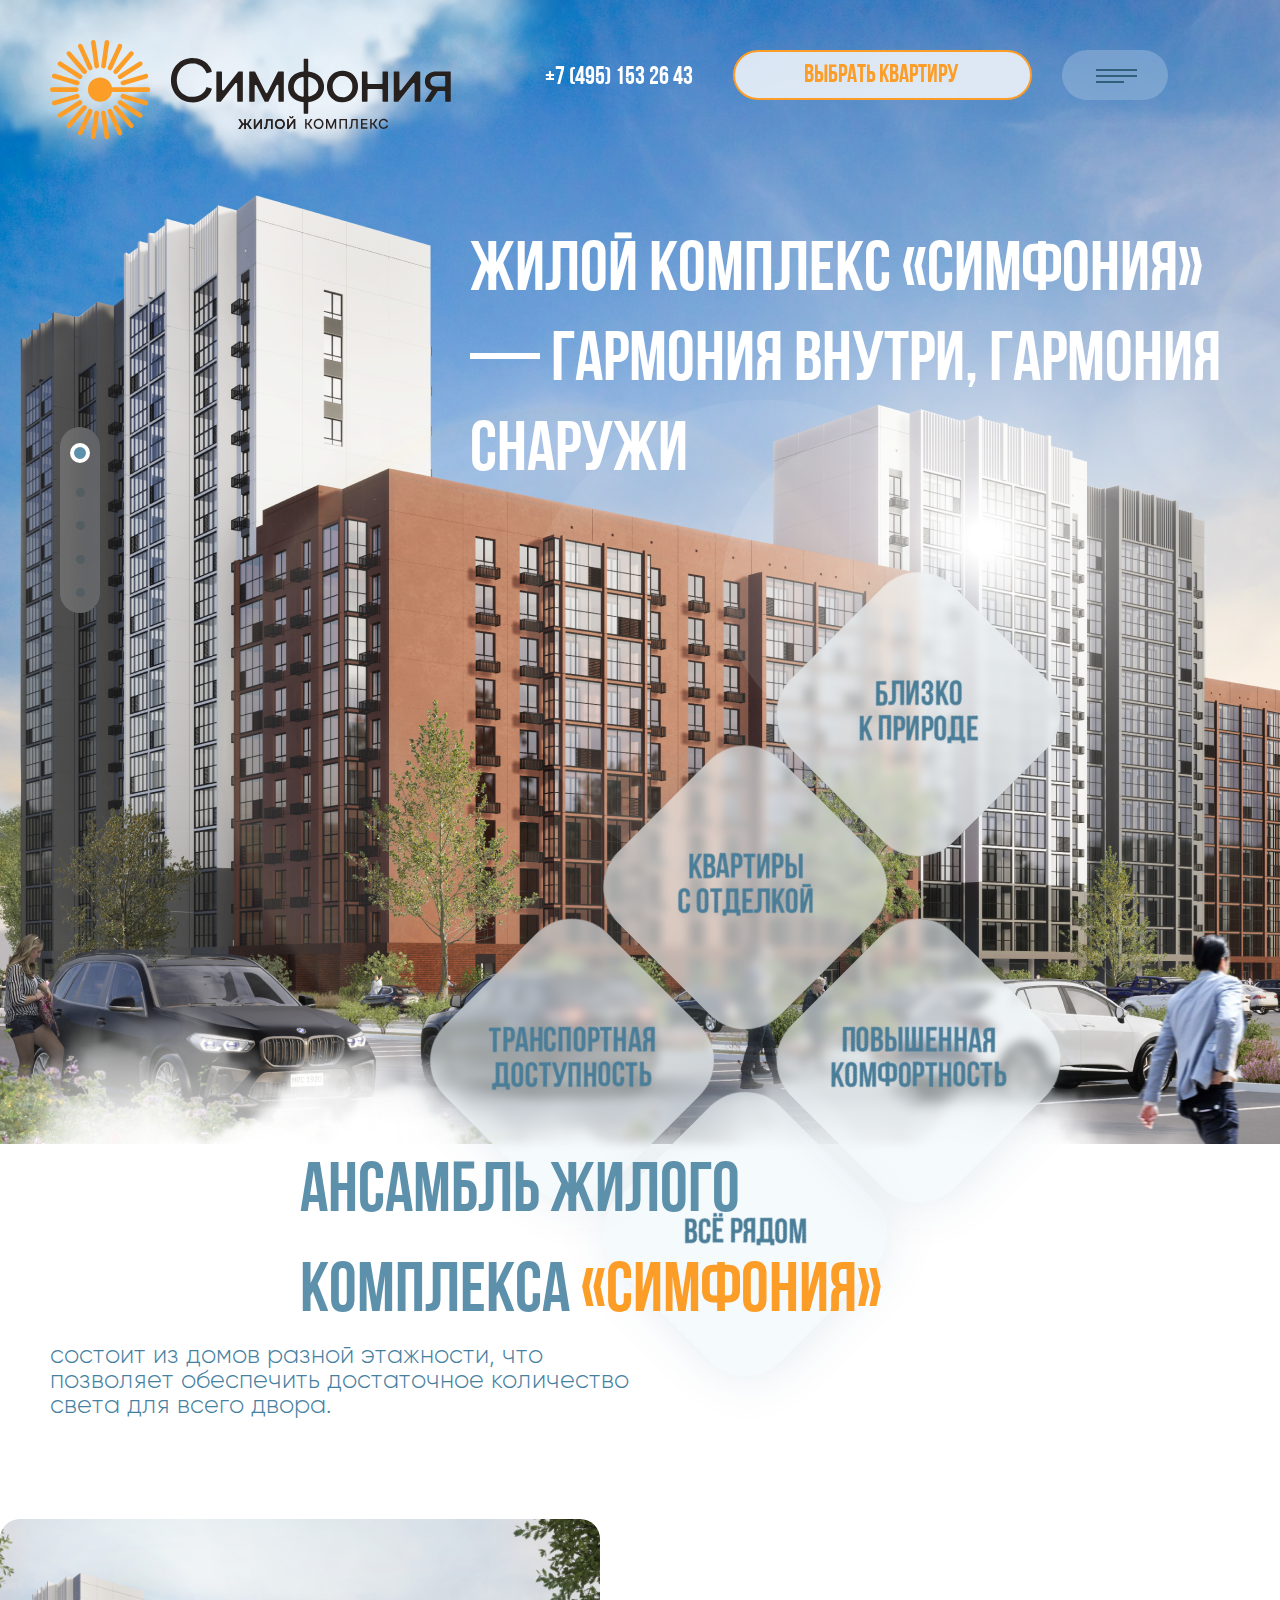
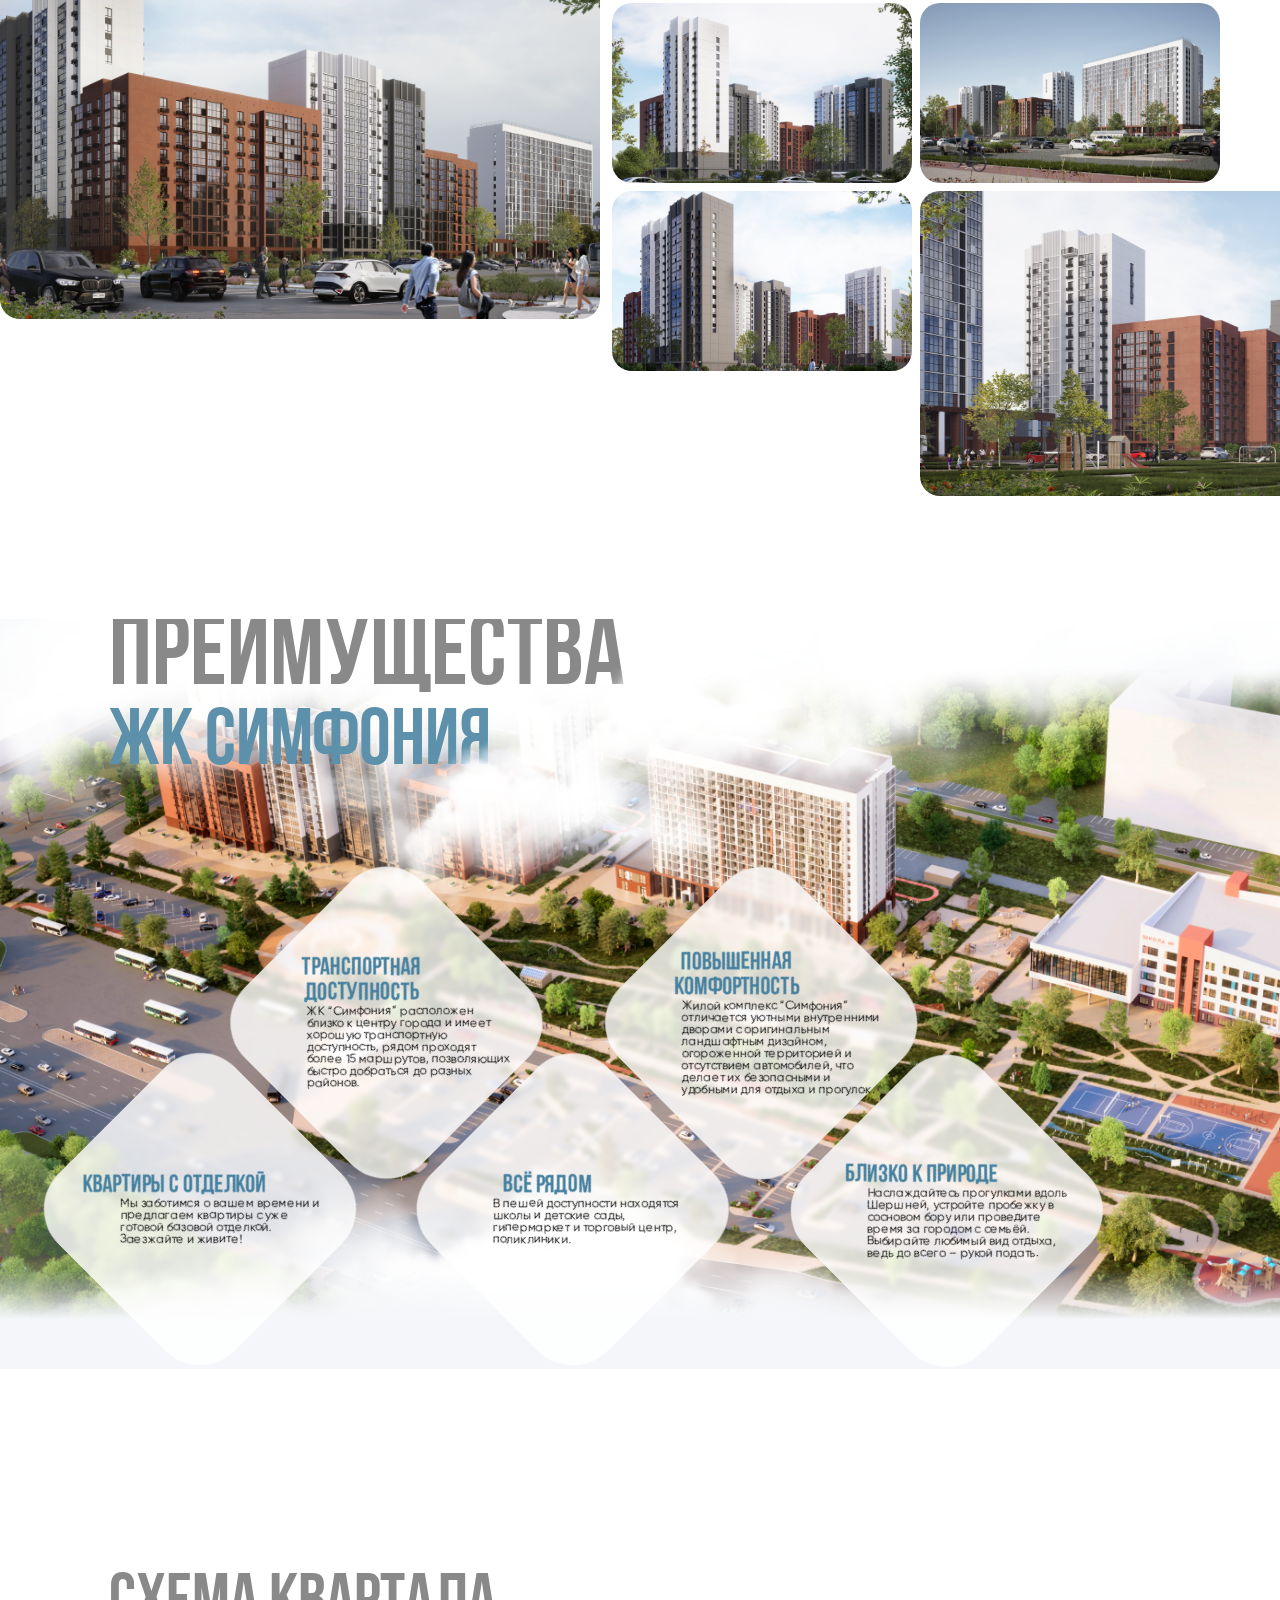
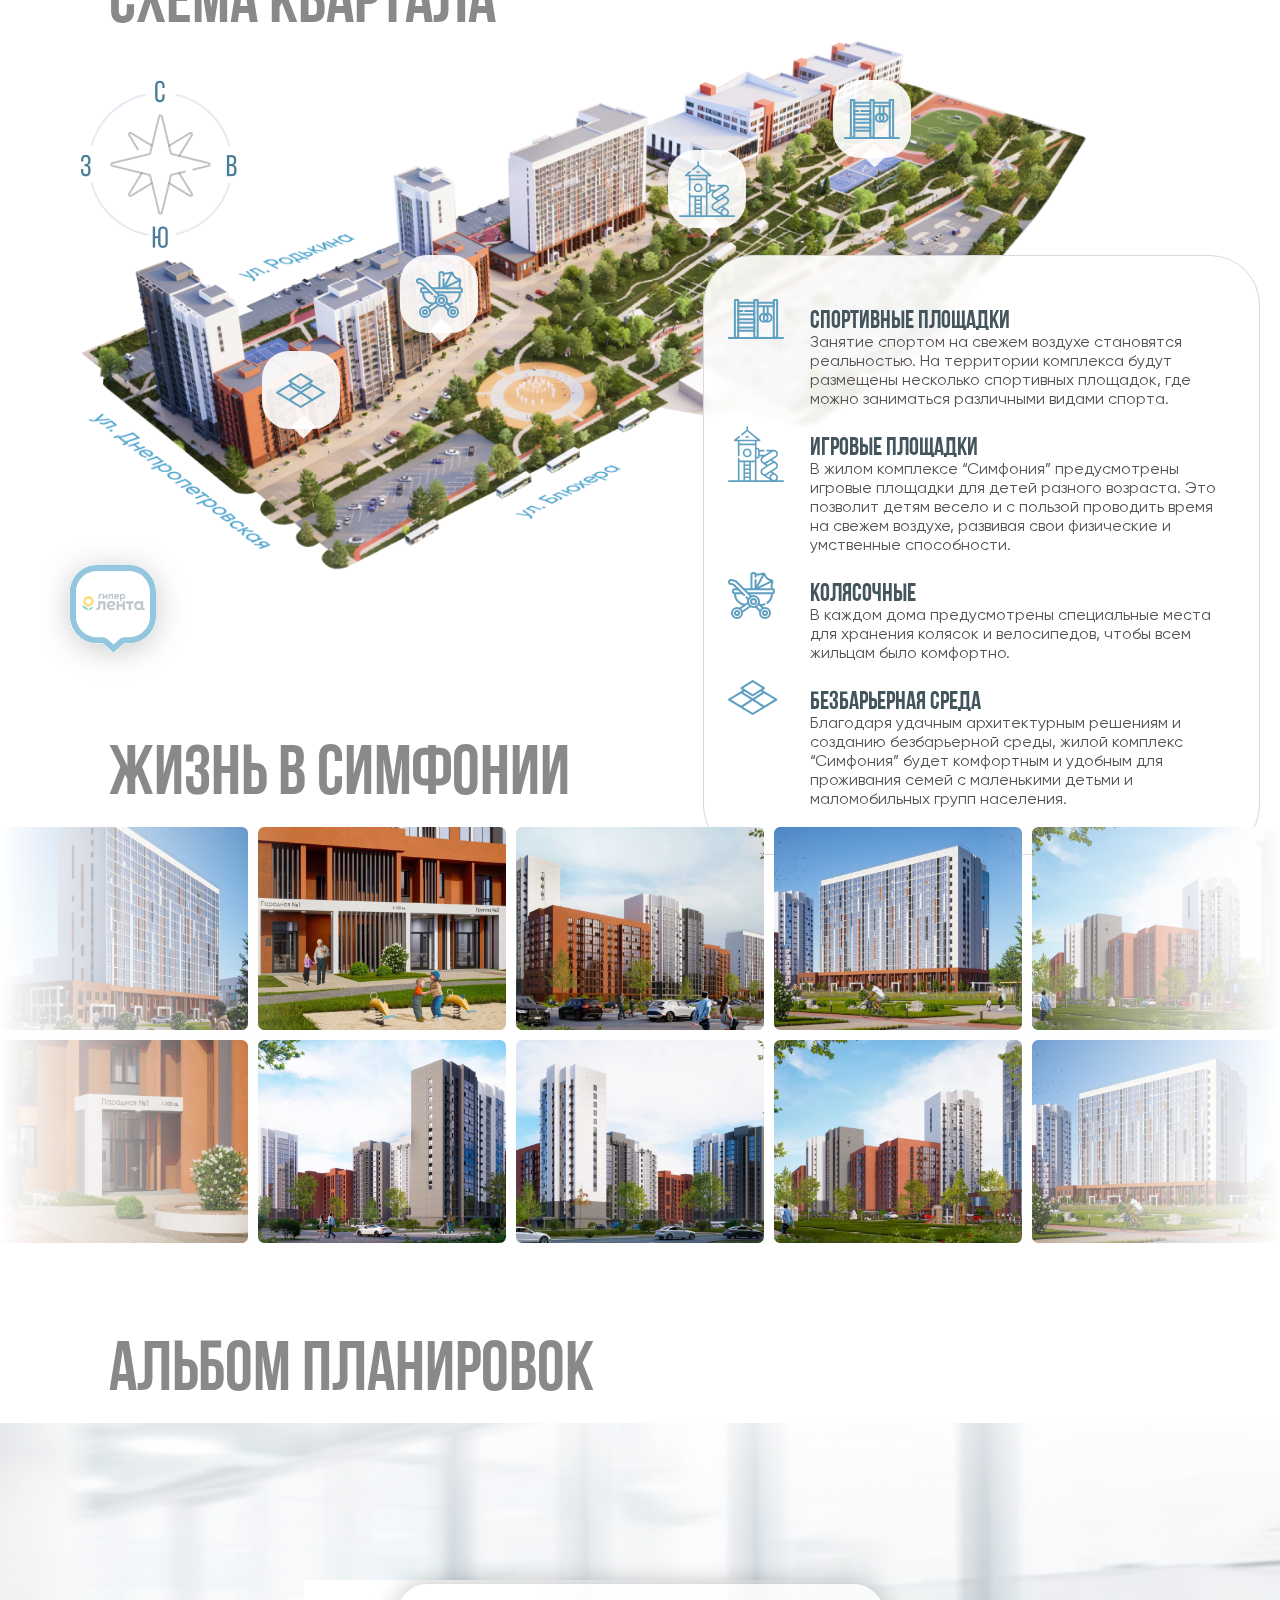
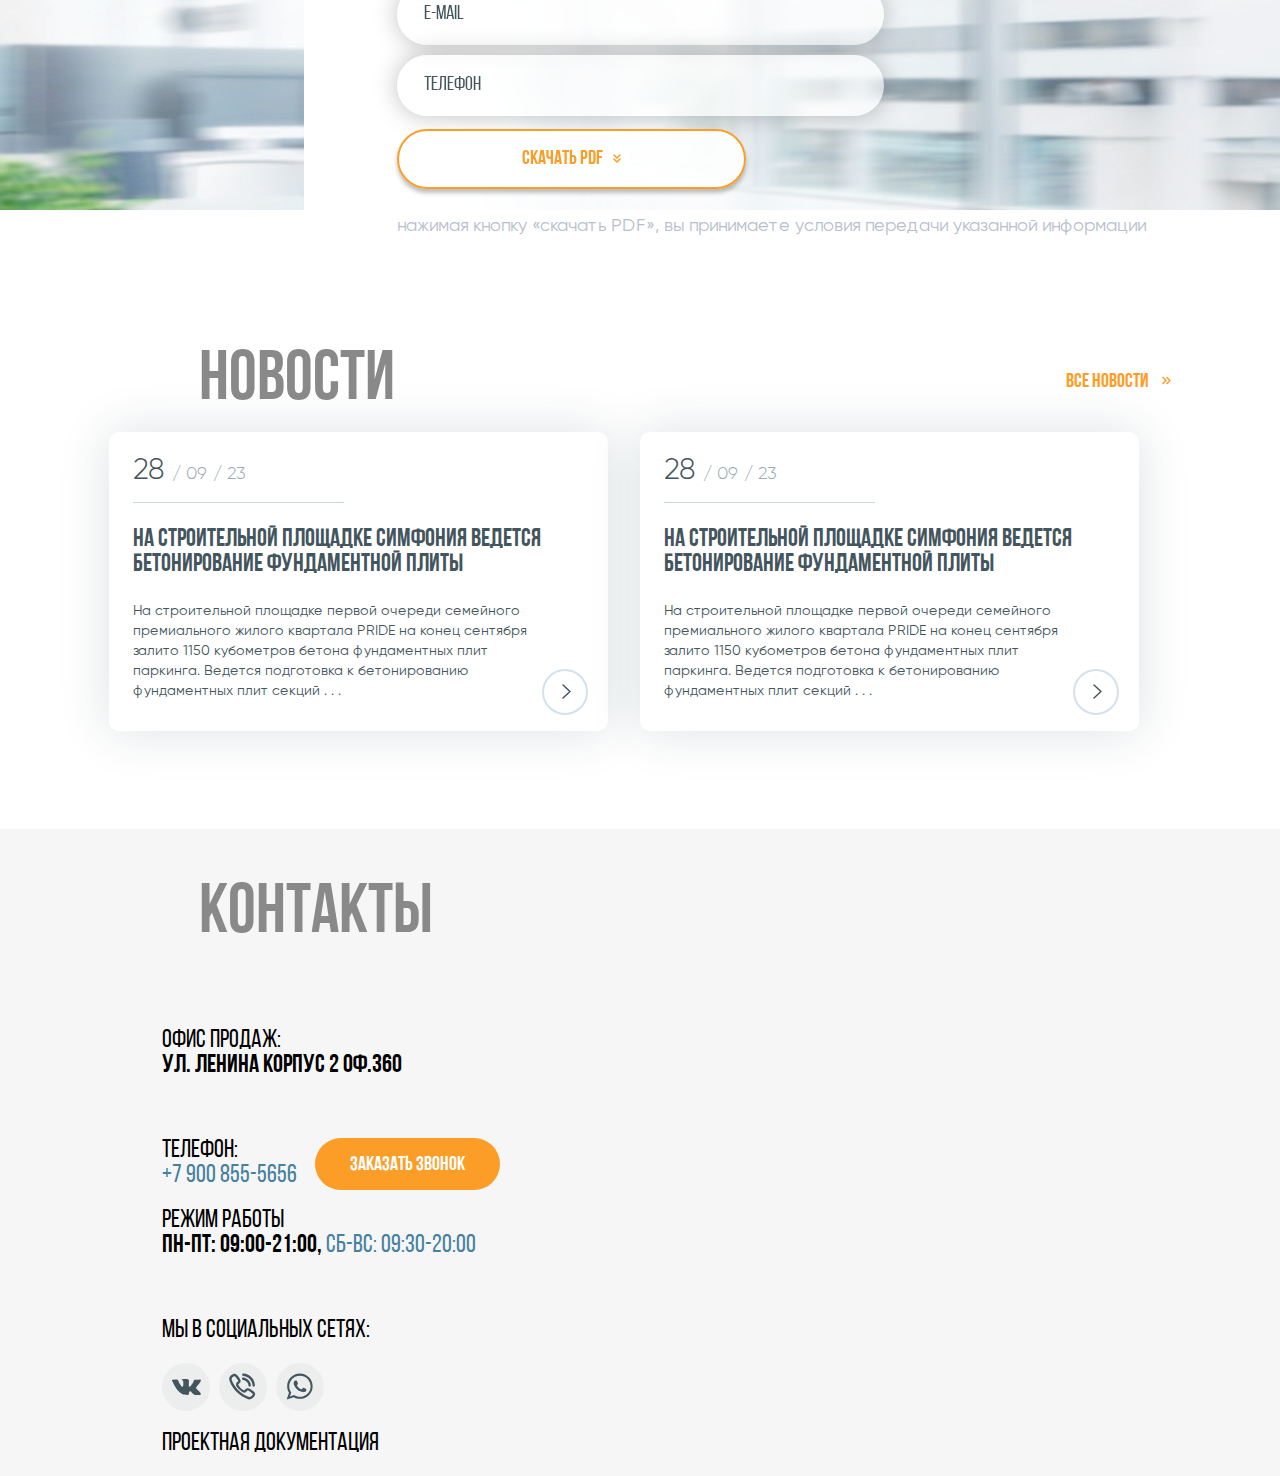
<file: index.html>
<!DOCTYPE html>
<html lang="ru">
<head>
    <meta charset="UTF-8">
    <meta name="viewport" content="width=device-width, initial-scale=1.0">
    <link rel="stylesheet"href="https://cdn.jsdelivr.net/npm/swiper@10/swiper-bundle.min.css"/>
    <link rel="stylesheet" href="https://cdn.jsdelivr.net/npm/@fancyapps/ui@5.0/dist/fancybox/fancybox.css"/>
    <link rel="stylesheet" href="styles/style.css">
    
    <script src="https://ajax.googleapis.com/ajax/libs/jquery/1.11.0/jquery.min.js"></script>
    <script src="scripts/jquery.inputmask.min.js"></script>
    <script src="https://cdn.jsdelivr.net/npm/swiper@10/swiper-bundle.min.js"></script>
    <script src="scripts/rellax.min.js"></script>
    <script src="scripts/jquery.nav.js"></script>
    <script src="https://cdn.jsdelivr.net/npm/@fancyapps/ui@5.0/dist/fancybox/fancybox.umd.js"></script>
    <script src="scripts/index.js"></script>

    <title>Симфония</title>
</head>
<body class="body-main">
    <header class="header">
        <div class="header__wrapper">
            <img src="imgs/svg/header-logo.svg" alt="Симфония" class="header__logo">
            <div class="header__menu invisible">
                <nav class="header__nav">
                    <a href="select-apartment.html" class="header__nav__element">Квартиры</a>
                    <a href="#" class="header__nav__element">Ипотека</a>
                    <a href="news.html" class="header__nav__element">Новости</a>
                    <a href="building-progress.html" class="header__nav__element">Ход строительства</a>
                    <a href="contacts.html" class="header__nav__element">Контакты</a>
                </nav>
                <div class="header__nav__more-box">
                    <button class="header__nav__more active">. . .</button>
                    <div class="header__nav_hidden"></div>
                </div>
                <div class="header__socials">
                    <a href="#" class="header__socials__element header__socials__element_vk">
                        <svg width="29" height="17" viewBox="0 0 29 17" fill="none" xmlns="http://www.w3.org/2000/svg">
                            <path fill-rule="evenodd" clip-rule="evenodd" d="M9.56001 1.44354C9.94563 1.62636 10.8453 1.53123 11.1684 2.64587C11.4596 3.64994 11.4476 6.05117 11.2226 7.16886C10.6004 10.2596 7.97397 5.37118 7.32556 4.29734C6.98988 3.74126 6.40586 2.47297 6.14634 1.85417C5.69864 0.786426 4.62528 1.01385 3.34599 1.01385C2.86475 1.01385 2.53986 1.05789 2.0858 1.05694C1.3753 1.05522 0 0.919299 0 1.57241C0 2.07206 0.28632 2.57134 0.506893 3.00465L1.69536 5.35269C1.90302 5.7473 2.09351 6.14287 2.32816 6.53157L2.97387 7.6546C4.67444 10.4312 6.71763 13.688 9.77731 15.1923C12.0964 16.3325 13.1879 16.3094 15.7306 16.3094C16.1265 16.3094 16.6237 16.0963 16.7612 15.8246C16.929 15.4933 16.9118 14.945 16.9484 14.5058C17.0381 13.436 17.5637 12.0239 18.8343 12.8969C19.4362 13.3105 20.1677 14.274 20.7171 14.8163C21.0148 15.1101 21.3749 15.4948 21.7092 15.7259C21.8805 15.8443 22.1639 16.0151 22.3409 16.0896C23.3915 16.5319 24.5981 16.309 25.8992 16.3094C26.6212 16.3096 27.8799 16.4274 28.4886 16.0339C29.4536 15.41 28.4886 14.295 27.9416 13.6026C27.629 13.2072 26.4234 11.9444 25.9965 11.5727C23.2022 9.13983 23.7613 9.53425 26.6565 5.71547C27.2639 4.91423 28.8975 2.81478 28.8975 1.70128C28.8975 1.11756 28.2719 1.06761 27.8035 1.01843C27.5627 0.993265 27.4958 1.05541 27.248 1.05846C26.4784 1.06799 22.9733 0.975154 22.5349 1.12461C22.2516 1.22126 22.0906 1.50931 21.9755 1.77467C21.3242 3.2742 20.8802 4.30687 19.9462 5.69755C19.5681 6.26049 18.3571 8.14605 17.5992 8.14605C17.0562 8.14605 16.8605 7.07679 16.8605 6.55635C16.8605 4.9779 16.9475 3.53785 16.9475 2.0021C16.9475 1.67516 16.8759 1.3324 16.7672 1.10612C16.2923 0.11749 13.7062 0.326426 12.515 0.326426C11.6547 0.326426 10.2676 0.414499 9.732 1.09792C9.6487 1.20449 9.57544 1.26149 9.56001 1.44354Z" fill="white" fill-opacity="0.6"/>
                        </svg>                        
                    </a>
                    <a href="#" class="header__socials__element header__socials__element_viber">
                        <svg width="27" height="27" viewBox="0 0 27 27" fill="none" xmlns="http://www.w3.org/2000/svg">
                            <path fill-rule="evenodd" clip-rule="evenodd" d="M24.7264 14.002C24.7215 14.002 24.7156 14.002 24.7623 14.002C24.0509 13.9937 23.5214 13.4515 23.5633 12.8423C23.5896 7.99209 19.1844 3.47557 14.2893 3.31268C13.6294 3.2911 13.1129 2.73822 13.1344 2.07805C13.1572 1.41861 13.7166 0.937928 14.4013 0.921875C20.5997 1.1283 25.9983 6.68681 25.9217 12.8199C25.9134 13.4767 25.379 14.002 24.7264 14.002ZM14.2881 4.91726C18.5066 5.41445 21.9112 9.0388 21.8777 12.9971C21.8717 13.6535 21.3374 14.1829 20.6823 14.1829C20.6787 14.1829 20.6752 14.1829 20.6715 14.1829C20.0116 14.1769 19.4809 13.6369 19.4869 12.9755C19.5108 10.2021 17.053 7.65325 14.0548 7.29319C13.3533 7.21683 12.8846 6.65506 12.9612 5.96533C13.0388 5.30824 13.6364 4.83464 14.2881 4.91726ZM9.89255 11.1353C9.41314 11.4549 9.22068 11.7585 9.57339 12.5282L11.539 15.2866C12.3926 16.0941 13.5661 17.0008 14.7805 17.5402C15.4738 17.8488 15.6257 17.6224 15.7859 17.3872C16.4637 16.3793 17.2921 15.7753 18.2473 15.5933C19.2634 15.3995 20.3715 15.7082 21.5807 16.5753L21.9589 16.8007C22.5937 17.2936 23.25 17.7126 23.8776 18.18L24.2218 18.4431C25.1994 19.1481 26.7382 20.3276 25.9157 22.6082C25.1973 24.6078 22.6989 26.8167 20.2472 26.8167C20.1335 26.8167 20.0188 26.8058 19.9089 26.7759L19.7067 26.7301C19.4115 26.6986 18.9657 26.5671 18.5304 26.3833C10.0862 22.8153 4.10794 16.9166 0.797936 8.85034C0.108201 7.2756 0.0831692 5.73932 0.690372 4.41082C1.32388 3.02563 2.659 1.98818 4.33141 1.41C5.10495 1.15151 5.86751 1.15777 6.59924 1.42197C8.26938 2.07406 11.5673 6.49998 11.6617 8.20286C11.755 9.95999 10.4975 10.7307 9.89255 11.1353ZM9.27446 8.33655C9.12981 7.4296 6.60876 4.05439 5.77192 3.66939C5.6727 3.70294 5.60658 3.61298 5.46591 3.61298C5.34756 3.61298 5.22203 3.63692 5.08336 3.68236C3.98124 4.04613 3.25577 4.64318 2.86469 5.40783C2.54073 6.11498 2.59823 7.05049 2.96872 7.93105C6.06613 15.3959 11.6138 20.9241 19.4606 24.1783C19.6925 24.2762 19.983 24.3396 20.2161 24.391C20.2765 24.4812 20.3057 24.4116 20.3463 24.4199C21.567 24.3506 23.2081 23.0692 23.6648 21.7971C23.8538 21.2741 23.8753 21.1224 22.7874 20.3591C22.656 20.2595 22.5232 20.1616 22.3953 20.0598C21.8203 19.6054 21.2131 19.1902 20.607 18.83L20.2447 18.4817C19.7546 18.1899 19.1546 17.8581 18.692 17.9457C18.3871 18.0044 18.0762 18.2663 17.7679 18.7259C16.8558 20.08 15.4117 20.445 13.8087 19.7276C11.0846 17.9352 10.3662 16.8332 9.73619 16.4339L7.54954 13.8069C7.50646 13.7458 7.46936 13.6825 7.43943 13.6144C6.31473 11.128 7.74063 9.7474 8.61584 9.14401C9.24218 8.69334 9.28644 8.53172 9.27446 8.33655Z" fill="white" fill-opacity="0.6"/>
                        </svg>                      
                    </a>
                    <a href="#" class="header__socials__element header__socials__element_whatsapp">
                        <svg width="27" height="26" viewBox="0 0 27 26" fill="none" xmlns="http://www.w3.org/2000/svg">
                            <path fill-rule="evenodd" clip-rule="evenodd" d="M26.6555 12.6353C26.6555 19.6528 20.9543 25.2708 13.9203 25.2708C11.6883 25.2708 9.59153 24.6999 7.7661 23.6987L0.716736 25.9387L3.01476 19.1589C1.85629 17.2561 1.18892 15.0211 1.18892 12.6349C1.18892 5.65679 6.88883 0 13.9228 0C20.9552 0.00157009 26.6555 5.6577 26.6555 12.6353ZM13.9203 2.08103C8.01723 2.08103 3.25267 6.78048 3.25267 12.638C3.25267 14.9631 3.97334 17.1157 5.25495 18.8651L3.91839 22.8091L8.03086 21.5025C9.72251 22.6116 11.7465 23.2588 13.9203 23.2588C19.8444 23.2588 24.6276 18.4931 24.6276 12.6353C24.6276 6.78048 19.8526 2.08103 13.9203 2.08103ZM20.3521 15.5461C20.2728 15.4187 20.0647 15.3414 19.7533 15.1853C19.4418 15.029 17.9055 14.2806 17.6212 14.1798C17.3339 14.1071 17.1257 14.0232 16.9175 14.3335C16.711 14.644 16.1123 15.3414 15.9296 15.5479C15.748 15.755 15.5662 15.7807 15.2539 15.6271C14.9418 15.471 13.9348 15.1448 12.742 14.0907C11.8144 13.2684 11.1874 12.2684 11.0065 11.9458C10.8231 11.6359 10.988 11.4687 11.1429 11.3147C11.2825 11.175 11.4546 10.9525 11.6112 10.8017C11.7676 10.5905 11.8193 10.4629 11.9234 10.2555C12.0257 10.0483 12.0047 9.86811 11.897 9.71151C11.8193 9.55574 11.1961 8.03358 10.9347 7.41397C10.6749 6.79437 10.4152 6.89659 10.2326 6.89659C10.0508 6.89659 9.84282 6.87147 9.63458 6.87147C9.42642 6.87147 9.08819 6.94832 8.80235 7.25886C8.51651 7.56908 7.71032 8.31777 7.71032 9.84208C7.71032 11.3676 8.82756 12.8948 8.98407 13.0447C9.14133 13.289 11.1527 16.481 14.3172 17.7211C17.4916 18.96 17.4916 18.546 18.0633 18.4931C18.6357 18.442 19.9592 17.7447 20.1695 17.0229C20.4299 16.2978 20.4299 15.6751 20.3521 15.5461Z" fill="white" fill-opacity="0.6"/>
                        </svg>
                    </a>
                </div>
                <a href="tel:+74951532643" class="header__tel">+7 (495) 153 26 43</a>
            </div>
            <a href="select-apartment.html" class="header__button">Выбрать квартиру</a>
            <button class="header__burger-button">
                <svg width="41" height="14" viewBox="0 0 41 14" fill="none" xmlns="http://www.w3.org/2000/svg">
                    <path d="M0 0H41V2H0V0Z" fill="#306079"/>
                    <path d="M0 6H41V8H0V6Z" fill="#306079"/>
                    <path d="M0 12H28V14H0V12Z" fill="#306079"/>
                </svg>                
            </button>
        </div>
    </header>
    <div class="burger">
        <div class="burger__space"></div>
        <div class="burger__content">
            <button class="burger__close-button">
                <svg width="26" height="26" viewBox="0 0 26 26" fill="none" xmlns="http://www.w3.org/2000/svg">
                    <path d="M24.6596 0.230044C24.9662 -0.0765937 25.4634 -0.0765935 25.77 0.230044C26.0767 0.536682 26.0767 1.03384 25.77 1.34048L1.34042 25.77C1.03378 26.0767 0.536618 26.0767 0.229979 25.77C-0.0766597 25.4634 -0.0766597 24.9662 0.229979 24.6596L24.6596 0.230044Z" fill="#6B6B6B"/>
                    <path d="M24.6596 25.77C24.9662 26.0766 25.4634 26.0766 25.77 25.77C26.0767 25.4633 26.0767 24.9662 25.77 24.6595L1.34042 0.229978C1.03378 -0.0766595 0.536618 -0.0766594 0.229979 0.229978C-0.0766597 0.536616 -0.0766597 1.03377 0.229979 1.34041L24.6596 25.77Z" fill="#6B6B6B"/>
                </svg>  
            </button>
            <nav class="burger__nav">
                <a href="select-apartment.html" class="burger__nav__element">Квартиры</a>
                <a href="#" class="burger__nav__element">Ипотека</a>
                <a href="news.html" class="burger__nav__element">Новости</a>
                <a href="building-progress.html" class="burger__nav__element">Ход строительства</a>
                <a href="contacts.html" class="burger__nav__element">Контакты</a>
                <a href="#" class="burger__nav__element">Проектная документация</a>
            </nav>
            <p class="footer__text">Офис продаж:<br><b>ул. Ленина корпус 2 оф.360</b></p>
            <div class="footer__tel-box">
                <p class="footer__text">Телефон:<br><span>+7 900 855-5656</span></p>
                <a href="tel:+79008555656" class="footer__call-button">Заказать звонок</a>
            </div>
            <p class="footer__text">Режим работы<br><b>ПН-ПТ: 09:00-21:00,</b> <span>СБ-ВС: 09:30-20:00</span></p>
            <div class="footer__socials">
                <p class="footer__text">Мы в социальных сетях:</p>
                <div>
                    <a href="#" class="footer__socials__element footer__socials__element_vk">
                        <svg width="30" height="17" viewBox="0 0 30 17" fill="none" xmlns="http://www.w3.org/2000/svg">
                            <path fill-rule="evenodd" clip-rule="evenodd" d="M10.5389 2.04669C10.9245 2.22951 11.8242 2.13438 12.1473 3.24902C12.4384 4.25309 12.4265 6.65432 12.2015 7.77201C11.5793 10.8628 8.95285 5.97433 8.30444 4.90049C7.96876 4.34441 7.38474 3.07612 7.12522 2.45732C6.67752 1.38958 5.60416 1.617 4.32488 1.617C3.84363 1.617 3.51875 1.66104 3.06468 1.66009C2.35418 1.65837 0.978882 1.52245 0.978882 2.17556C0.978882 2.67521 1.2652 3.17448 1.48577 3.6078L2.67424 5.95584C2.8819 6.35045 3.07239 6.74602 3.30704 7.13472L3.95276 8.25775C5.65333 11.0343 7.69651 14.2911 10.7562 15.7954C13.0753 16.9356 14.1668 16.9125 16.7095 16.9125C17.1054 16.9125 17.6026 16.6994 17.7401 16.4278C17.9078 16.0964 17.8907 15.5482 17.9273 15.109C18.017 14.0391 18.5426 12.6271 19.8132 13.5C20.4151 13.9137 21.1466 14.8771 21.6959 15.4195C21.9936 15.7133 22.3538 16.098 22.6881 16.329C22.8593 16.4474 23.1428 16.6182 23.3198 16.6927C24.3704 17.135 25.577 16.9122 26.878 16.9125C27.6001 16.9127 28.8588 17.0306 29.4675 16.6371C30.4325 16.0131 29.4675 14.8981 28.9205 14.2057C28.6079 13.8104 27.4023 12.5476 26.9754 12.1759C24.181 9.74298 24.7402 10.1374 27.6354 6.31862C28.2427 5.51738 29.8764 3.41792 29.8764 2.30443C29.8764 1.72071 29.2507 1.67076 28.7824 1.62158C28.5416 1.59641 28.4747 1.65856 28.2269 1.66161C27.4572 1.67114 23.9522 1.5783 23.5137 1.72776C23.2305 1.82441 23.0695 2.11246 22.9544 2.37782C22.3031 3.87735 21.8591 4.91002 20.9251 6.3007C20.547 6.86364 19.336 8.7492 18.578 8.7492C18.0351 8.7492 17.8394 7.67994 17.8394 7.1595C17.8394 5.58105 17.9263 4.141 17.9263 2.60525C17.9263 2.27831 17.8548 1.93555 17.7461 1.70927C17.2712 0.72064 14.685 0.929575 13.4939 0.929575C12.6336 0.929575 11.2465 1.01765 10.7109 1.70107C10.6276 1.80764 10.5543 1.86464 10.5389 2.04669Z" fill="#44565D"/>
                        </svg>                                    
                    </a>
                    <a href="#" class="footer__socials__element footer__socials__element_viber">
                        <svg width="27" height="27" viewBox="0 0 27 27" fill="none" xmlns="http://www.w3.org/2000/svg">
                            <path fill-rule="evenodd" clip-rule="evenodd" d="M24.7053 13.605C24.7004 13.605 24.6945 13.605 24.7411 13.605C24.0298 13.5968 23.5002 13.0545 23.5421 12.4453C23.5684 7.59512 19.1633 3.0786 14.2681 2.91571C13.6082 2.89413 13.0918 2.34125 13.1133 1.68108C13.1361 1.02164 13.6955 0.540955 14.3801 0.524902C20.5786 0.731324 25.9772 6.28984 25.9006 12.4229C25.8922 13.0797 25.3579 13.605 24.7053 13.605ZM14.267 4.52029C18.4855 5.01748 21.89 8.64183 21.8566 12.6001C21.8506 13.2566 21.3163 13.786 20.6611 13.786C20.6576 13.786 20.6541 13.786 20.6503 13.786C19.9904 13.78 19.4598 13.24 19.4658 12.5785C19.4897 9.80508 17.0319 7.25628 14.0337 6.89622C13.3322 6.81986 12.8635 6.25809 12.9401 5.56836C13.0177 4.91127 13.6153 4.43766 14.267 4.52029ZM9.87143 10.7383C9.39202 11.0579 9.19956 11.3615 9.55228 12.1312L11.5179 14.8896C12.3715 15.6971 13.5449 16.6038 14.7593 17.1432C15.4527 17.4518 15.6046 17.2255 15.7648 16.9902C16.4425 15.9823 17.271 15.3783 18.2262 15.1964C19.2423 15.0025 20.3504 15.3113 21.5596 16.1783L21.9378 16.4038C22.5726 16.8966 23.2289 17.3156 23.8565 17.7831L24.2007 18.0462C25.1783 18.7511 26.7171 19.9306 25.8946 22.2112C25.1762 24.2108 22.6778 26.4198 20.2261 26.4198C20.1124 26.4198 19.9977 26.4088 19.8878 26.3789L19.6856 26.3331C19.3904 26.3017 18.9445 26.1702 18.5093 25.9863C10.0651 22.4183 4.08682 16.5196 0.776818 8.45336C0.0870828 6.87863 0.062051 5.34234 0.669253 4.01385C1.30276 2.62866 2.63788 1.5912 4.31029 1.01302C5.08383 0.754542 5.84639 0.7608 6.57812 1.02499C8.24826 1.67709 11.5462 6.103 11.6406 7.80589C11.7339 9.56301 10.4764 10.3337 9.87143 10.7383ZM9.25335 7.93958C9.10869 7.03263 6.58764 3.65741 5.7508 3.27241C5.65158 3.30597 5.58546 3.216 5.44479 3.216C5.32644 3.216 5.20092 3.23995 5.06224 3.28538C3.96012 3.64916 3.23465 4.24621 2.84357 5.01086C2.51961 5.718 2.57711 6.65352 2.9476 7.53408C6.04501 14.9989 11.5927 20.5271 19.4395 23.7814C19.6714 23.8792 19.9619 23.9426 20.195 23.994C20.2554 24.0842 20.2846 24.0146 20.3252 24.023C21.5459 23.9536 23.187 22.6722 23.6437 21.4002C23.8326 20.8771 23.8541 20.7255 22.7663 19.9621C22.6348 19.8625 22.5021 19.7647 22.3742 19.6628C21.7992 19.2084 21.192 18.7932 20.5859 18.433L20.2236 18.0847C19.7335 17.7929 19.1335 17.4611 18.6708 17.5487C18.366 17.6075 18.0551 17.8693 17.7467 18.329C16.8347 19.683 15.3906 20.0481 13.7875 19.3306C11.0634 17.5382 10.3451 16.4362 9.71507 16.0369L7.52842 13.4099C7.48534 13.3488 7.44824 13.2855 7.41831 13.2174C6.29361 10.731 7.71951 9.35043 8.59472 8.74703C9.22106 8.29637 9.26532 8.13475 9.25335 7.93958Z" fill="#44565D"/>
                        </svg>                                    
                    </a>
                    <a href="#" class="footer__socials__element footer__socials__element_whatsapp">
                        <svg width="27" height="27" viewBox="0 0 27 27" fill="none" xmlns="http://www.w3.org/2000/svg">
                            <path fill-rule="evenodd" clip-rule="evenodd" d="M26.6344 13.2383C26.6344 20.2559 20.9332 25.8738 13.8992 25.8738C11.6672 25.8738 9.57041 25.303 7.74498 24.3017L0.695618 26.5418L2.99365 19.7619C1.83517 17.8591 1.1678 15.6241 1.1678 13.238C1.1678 6.25982 6.86771 0.603027 13.9017 0.603027C20.9341 0.604597 26.6344 6.26073 26.6344 13.2383ZM13.8992 2.68406C7.99611 2.68406 3.23156 7.38351 3.23156 13.241C3.23156 15.5661 3.95223 17.7188 5.23383 19.4681L3.89727 23.4121L8.00974 22.1055C9.70139 23.2147 11.7254 23.8618 13.8992 23.8618C19.8232 23.8618 24.6065 19.0961 24.6065 13.2383C24.6065 7.38351 19.8315 2.68406 13.8992 2.68406ZM20.331 16.1491C20.2517 16.0217 20.0435 15.9444 19.7322 15.7883C19.4207 15.632 17.8843 14.8836 17.6001 14.7829C17.3128 14.7101 17.1046 14.6263 16.8964 14.9365C16.6899 15.247 16.0911 15.9444 15.9084 16.1509C15.7269 16.358 15.5451 16.3837 15.2328 16.2302C14.9207 16.074 13.9137 15.7478 12.7209 14.6937C11.7932 13.8715 11.1663 12.8715 10.9854 12.5489C10.802 12.2389 10.9669 12.0717 11.1217 11.9178C11.2614 11.778 11.4335 11.5555 11.59 11.4047C11.7465 11.1935 11.7982 11.066 11.9023 10.8585C12.0046 10.6514 11.9836 10.4711 11.8759 10.3145C11.7982 10.1588 11.175 8.63661 10.9136 8.017C10.6538 7.39739 10.394 7.49961 10.2115 7.49961C10.0297 7.49961 9.82171 7.47449 9.61346 7.47449C9.4053 7.47449 9.06707 7.55134 8.78123 7.86189C8.4954 8.17211 7.6892 8.92079 7.6892 10.4451C7.6892 11.9707 8.80644 13.4979 8.96295 13.6478C9.12021 13.892 11.1316 17.084 14.296 18.3242C17.4705 19.563 17.4705 19.149 18.0422 19.0961C18.6146 19.045 19.9381 18.3477 20.1484 17.626C20.4088 16.9008 20.4088 16.2782 20.331 16.1491Z" fill="#44565D"/>
                        </svg>
                    </a>
                </div>
            </div>
        </div>
    </div>
    <div class="up up-invisible">
        <img src="imgs/svg/up.svg" alt="up">
    </div>
    <ul class="page-nav" id="page-nav">
        <li class="page-nav__link page-nav__link_selected"><a href="#screen"></a></li>
        <li class="page-nav__link"><a href="#utp"></a></li>
        <li class="page-nav__link"><a href="#advantages"></a></li>
        <li class="page-nav__link"><a href="#scheme"></a></li>
        <li class="page-nav__link"><a href="#life"></a></li>
    </ul>
    <section class="screen" id="screen">
        <img src="imgs/svg/logo.svg" alt="Симфония" class="screen__logo">
        <h1 class="screen__title">Жилой комплекс «Симфония»<span>— гармония внутри, гармония снаружи</span></h1>
        <a href="select-apartment.html" class="header__button screen__button">Выбрать квартиру</a>
        <div class="screen__desktop">
            <img src="imgs/cloud-1.png" alt="cloud" class="screen__cloud-top parallax" data-rellax-speed="-8">
            <img src="imgs/cloud-2.png" alt="cloud" class="screen__cloud-middle parallax"data-rellax-speed="1"> 
            <img src="imgs/cloud-3.png" alt="cloud" class="screen__cloud-bottom parallax"data-rellax-speed="1">
            <img src="imgs/screen-house.png" alt="house" class="screen__house parallax" data-rellax-speed="-2">
            <img src="imgs/screen-light.png" alt="light" class="screen__light parallax" data-rellax-speed="-4">
        </div>
        <div class="screen__mobile">
            <img src="imgs/mobile-cloud.png" alt="cloud" class="screen__cloud-middle parallax"data-rellax-speed="1">
            <img src="imgs/mobile-house.png" alt="house" class="screen__house parallax" data-rellax-speed="-2">
            <img src="imgs/mobile-light.png" alt="light" class="screen__light parallax" data-rellax-speed="-6">
        </div>
    </section>
    <section class="utp" id="utp">
        <h1 class="section-title utp__title">Ансамбль жилого<br>комплекса <span>«Симфония»</span></h1>
        <p class="utp__description">состоит из домов разной этажности, что позволяет обеспечить достаточное количество света для всего двора.</p>
        <div class="utp__squares">
            <div class="utp__squares__wrapper">
                <div class="utp__element">
                    <p class="utp__element__text">Транспортная доступность</p>
                </div>
                <div class="utp__element">
                    <p class="utp__element__text">Квартиры<br>с отделкой</p>
                </div>
                <div class="utp__element">
                    <p class="utp__element__text">Близко<br>к природе</p>
                </div>
                <div class="utp__element">
                    <p class="utp__element__text">Всё рядом</p>
                </div>
                <div class="utp__element">
                    <p class="utp__element__text">Повышенная комфортность</p>
                </div>
            </div>
        </div>
        <div class="utp__photos">
            <img src="imgs/photo-1.png" alt="1" loading="lazy">
            <div>
                <img src="imgs/photo-2.png" alt="2" loading="lazy">
                <img src="imgs/photo-3.png" alt="3" loading="lazy">
                <img src="imgs/photo-4.png" alt="4" loading="lazy">
                <img src="imgs/photo-5.png" alt="5" loading="lazy">
            </div>
        </div>
    </section>
    <section class="advantages" id="advantages">
        <h1 class="section-title advantages__title">Преимущества<br><span>ЖК Симфония</span></h1>
        <div class="advantages__content">
            <div class="advantages__card">
                <div class="advantages__card__wrapper">
                    <h2 class="advantages__card__title">Квартиры с отделкой</h2>
                    <p class="advantages__card__text">Мы заботимся о вашем времени и предлагаем квартиры с уже готовой базовой отделкой. Заезжайте и живите!</p>
                </div>
            </div>
            <div class="advantages__card">
                <div class="advantages__card__wrapper">
                    <h2 class="advantages__card__title">Транспортная доступность</h2>
                    <p class="advantages__card__text">ЖК “Симфония” расположен близко к центру города и имеет хорошую транспортную доступность, рядом проходят более 15 маршрутов, позволяющих быстро добраться до разных районов.</p>
                </div>
            </div>
            <div class="advantages__card">
                <div class="advantages__card__wrapper">
                    <h2 class="advantages__card__title">Всё рядом</h2>
                    <p class="advantages__card__text">В пешей доступности находятся школы и детские сады, гипермаркет и торговый центр, поликлиники.</p>
                </div>
            </div>
            <div class="advantages__card">
                <div class="advantages__card__wrapper">
                    <h2 class="advantages__card__title">Повышенная комфортность</h2>
                    <p class="advantages__card__text">Жилой комплекс “Симфония” отличается уютными внутренними дворами с оригинальным ландшафтным дизайном, огороженной территорией и отсутствием автомобилей, что делает их безопасными и удобными для отдыха и прогулок.</p>
                </div>
            </div>
            <div class="advantages__card">
                <div class="advantages__card__wrapper">
                    <h2 class="advantages__card__title">Близко к природе</h2>
                    <p class="advantages__card__text">Наслаждайтесь прогулками вдоль Шершней, устройте пробежку в сосновом бору или проведите время за городом с семьёй. Выбирайте любимый вид отдыха, ведь до всего – рукой подать.</p>
                </div>
            </div>
        </div>
        <div class="advantages__clouds">
            <img src="imgs/advantages-cloud-1.png" class="advantages__cloud"></img>
            <img src="imgs/advantages-cloud-1.png" class="advantages__cloud"></img>
            <img src="imgs/advantages-cloud-1.png" class="advantages__cloud"></img>
            <img src="imgs/advantages-cloud-1.png" class="advantages__cloud"></img>
            <img src="imgs/advantages-cloud-1.png" class="advantages__cloud"></img>
            <img src="imgs/advantages-cloud-1.png" class="advantages__cloud"></img>
            <img src="imgs/advantages-cloud-1.png" class="advantages__cloud"></img>
            <img src="imgs/advantages-cloud-1.png" class="advantages__cloud"></img>
            <img src="imgs/advantages-cloud-2.png" class="advantages__cloud"></img>
        </div>
    </section>
    <section class="scheme" id="scheme">
        <h1 class="section-title scheme__title">Схема квартала</h1>
        <div class="scheme__wrapper">
            <img src="imgs/scheme-bg.png" alt="map" class="scheme__bg" loading="lazy">
            <img src="imgs/scheme-compass.png" alt="compass" class="scheme__compass" loading="lazy">
            <img src="imgs/svg/lenta.svg" alt="lenta" class="scheme__lenta" loading="lazy">
            <div class="scheme__content">
                <div class="scheme__element">
                    <img class="scheme__element__icon" src="imgs/svg/sport-icon.svg" alt="icon">
                    <div class="scheme__element__wrapper">
                        <h3 class="scheme__element__title">Спортивные площадки</h3>
                        <p class="scheme__element__text">Занятие спортом на свежем воздухе становятся реальностью. На территории комплекса будут размещены несколько спортивных площадок, где можно заниматься различными видами спорта.</p>
                    </div>
                </div>
                <div class="scheme__element">
                    <img class="scheme__element__icon" src="imgs/svg/play-icon.svg" alt="icon">                       
                    <div class="scheme__element__wrapper">
                        <h3 class="scheme__element__title">Игровые площадки</h3>
                        <p class="scheme__element__text">В жилом комплексе “Симфония” предусмотрены игровые площадки для детей разного возраста. Это позволит детям весело и с пользой проводить время на свежем воздухе, развивая свои физические и умственные способности.</p>
                    </div>
                </div>
                <div class="scheme__element">
                    <img class="scheme__element__icon" src="imgs/svg/stroller-icon.svg" alt="icon">                      
                    <div class="scheme__element__wrapper">
                        <h3 class="scheme__element__title">Колясочные</h3>
                        <p class="scheme__element__text">В каждом дома предусмотрены специальные места для хранения колясок и велосипедов, чтобы всем жильцам было комфортно.</p>
                    </div>
                </div>
                <div class="scheme__element">
                    <img class="scheme__element__icon" src="imgs/svg/border-icon.svg" alt="icon">                      
                    <div class="scheme__element__wrapper">
                        <h3 class="scheme__element__title">Безбарьерная среда</h3>
                        <p class="scheme__element__text">Благодаря удачным архитектурным решениям и созданию безбарьерной среды, жилой комплекс “Симфония” будет комфортным и удобным для проживания семей с маленькими детьми и маломобильных групп населения.</p>
                    </div>
                </div>
            </div>
            <div>
                <div class="scheme__mark">
                    <img src="imgs/svg/border-icon.svg" alt="icon" class="scheme__mark__icon">
                    <div>
                        <h3 class="scheme__mark__title">Безбарьерная среда</h3>
                        <p class="scheme__mark__text">Благодаря удачным архитектурным решениям и созданию безбарьерной среды, жилой комплекс “Симфония” будет комфортным и удобным для проживания семей с маленькими детьми и маломобильных групп населения.</p>
                    </div>
                </div>
                <div class="scheme__mark">
                    <img src="imgs/svg/stroller-icon.svg" alt="icon" class="scheme__mark__icon">
                    <div>
                        <h3 class="scheme__mark__title">Колясочные</h3>
                        <p class="scheme__mark__text">В каждом дома предусмотрены специальные места для хранения колясок и велосипедов, чтобы всем жильцам было комфортно.</p>
                    </div>
                </div>
                <div class="scheme__mark">
                    <img src="imgs/svg/play-icon.svg" alt="icon" class="scheme__mark__icon">
                    <div>
                        <h3 class="scheme__mark__title">Игровые площадки</h3>
                        <p class="scheme__mark__text">В жилом комплексе “Симфония” предусмотрены игровые площадки для детей разного возраста. Это позволит детям весело и с пользой проводить время на свежем воздухе, развивая свои физические и умственные способности.</p>
                    </div>
                </div>
                <div class="scheme__mark">
                    <img src="imgs/svg/sport-icon.svg" alt="icon" class="scheme__mark__icon">
                    <div>
                        <h3 class="scheme__mark__title">Спортивные площадки</h3>
                        <p class="scheme__mark__text">Занятие спортом на свежем воздухе становятся реальностью. На территории комплекса будут размещены несколько спортивных площадок, где можно заниматься различными видами спорта.</p>
                    </div>
                </div>
            </div>
        </div>
    </section>
    <section class="life" id="life">
        <h1 class="section-title life__title">жизнь в симфонии</h1>
        <div class="life__swiper swiper">
            <div class="swiper-wrapper">
                <div class="swiper-slide"><a href="imgs/slide-1.png" data-fancybox="life"><img src="imgs/slide-1.png" alt="bg"></a></div>
                <div class="swiper-slide"><a href="imgs/slide-2.png" data-fancybox="life"><img src="imgs/slide-2.png" alt="bg"></a></div>
                <div class="swiper-slide"><a href="imgs/slide-3.png" data-fancybox="life"><img src="imgs/slide-3.png" alt="bg"></a></div>
                <div class="swiper-slide"><a href="imgs/slide-4.png" data-fancybox="life"><img src="imgs/slide-4.png" alt="bg"></a></div>
                <div class="swiper-slide"><a href="imgs/slide-5.png" data-fancybox="life"><img src="imgs/slide-5.png" alt="bg"></a></div>
                <div class="swiper-slide"><a href="imgs/slide-6.png" data-fancybox="life"><img src="imgs/slide-6.png" alt="bg"></a></div>
                <div class="swiper-slide"><a href="imgs/slide-7.png" data-fancybox="life"><img src="imgs/slide-7.png" alt="bg"></a></div>
                <div class="swiper-slide"><a href="imgs/slide-8.png" data-fancybox="life"><img src="imgs/slide-8.png" alt="bg"></a></div>
                <div class="swiper-slide"><a href="imgs/slide-8.png" data-fancybox="life"><img src="imgs/slide-8.png" alt="bg"></a></div>
                <div class="swiper-slide"><a href="imgs/slide-7.png" data-fancybox="life"><img src="imgs/slide-7.png" alt="bg"></a></div>
                <div class="swiper-slide"><a href="imgs/slide-6.png" data-fancybox="life"><img src="imgs/slide-6.png" alt="bg"></a></div>
                <div class="swiper-slide"><a href="imgs/slide-5.png" data-fancybox="life"><img src="imgs/slide-5.png" alt="bg"></a></div>
                <div class="swiper-slide"><a href="imgs/slide-4.png" data-fancybox="life"><img src="imgs/slide-4.png" alt="bg"></a></div>
                <div class="swiper-slide"><a href="imgs/slide-3.png" data-fancybox="life"><img src="imgs/slide-3.png" alt="bg"></a></div>
                <div class="swiper-slide"><a href="imgs/slide-2.png" data-fancybox="life"><img src="imgs/slide-2.png" alt="bg"></a></div>
                <div class="swiper-slide"><a href="imgs/slide-1.png" data-fancybox="life"><img src="imgs/slide-1.png" alt="bg"></a></div>
            </div>
            <div class="swiper-pagination life__swiper-pagination"></div>
        </div>
    </section>
    <section class="album">
        <h1 class="section-title album__title">альбом планировок</h1>
        <form action="#" class="album__form">
            <div class="album__form__content">
                <input class="album__input album__input_email" type="email" placeholder="e-mail">
                <input class="album__input album__input_tel" type="tel" placeholder="телефон">
                <button class="album__form__button">скачать pdf
                    <svg width="8" height="9" viewBox="0 0 8 9" fill="none" xmlns="http://www.w3.org/2000/svg">
                        <path d="M1 1L4 4L7 1" stroke="#FC9D27" stroke-width="1.5" stroke-linecap="round" stroke-linejoin="round"/>
                        <path d="M1 5L4 8L7 5" stroke="#FC9D27" stroke-width="1.5" stroke-linecap="round" stroke-linejoin="round"/>
                    </svg>                        
                </button>
                <p class="album__form__warning">нажимая кнопку «скачать PDF», вы принимаете условия передачи указанной информации</p>
            </div>
        </form>
        <img src="imgs/album-book.png" alt="book" class="album__book" loading="lazy">
        <img src="imgs/album-light.png" alt="light" class="album__light">
        <div class="album__desktop">
            <img src="imgs/album-house.png" alt="house" class="album__house" loading="lazy">
            <img src="imgs/leaves-2.png" alt="leaves" class="album__leaves" loading="lazy">
            <img src="imgs/leaves-1.png" alt="leaves" class="album__leaves-bg" loading="lazy">
        </div>
        <div class="album__mobile">
            <img src="imgs/mobile-album-house.png" alt="house" class="album__house" loading="lazy">
            <img src="imgs/mobile-album-leaves.png" alt="leaves" class="album__leaves" loading="lazy">
        </div>
    </section>
    <section class="news">
        <h1 class="section-title news__title">Новости</h1>
        <div class="news__content">
            <a href="#" class="news__card">
                <div class="news__card__wrapper">
                    <p class="news__card__date">28 <span>/ 09 / 23</span></p>
                    <h2 class="news__card__title">На строительной площадке Симфония ведется бетонирование фундаментной плиты</h2>
                    <p class="news__card__text">На строительной площадке первой очереди семейного премиального жилого квартала PRIDE на конец сентября залито 1150 кубометров бетона фундаментных плит паркинга. Ведется подготовка к бетонированию фундаментных плит секций . . .</p>
                    <svg class="news__card__button" width="46" height="46" viewBox="0 0 46 46" fill="none" xmlns="http://www.w3.org/2000/svg">
                        <circle cx="23" cy="23" r="22" stroke="#D3E2EA" stroke-width="2"/>
                        <path d="M21 29L28 22.5L21 16" stroke="#44565D" stroke-width="1.5" stroke-linecap="round" stroke-linejoin="round"/>
                    </svg>
                </div>
            </a>
            <a href="#" class="news__card">
                <div class="news__card__wrapper">
                    <p class="news__card__date">28 <span>/ 09 / 23</span></p>
                    <h2 class="news__card__title">На строительной площадке Симфония ведется бетонирование фундаментной плиты</h2>
                    <p class="news__card__text">На строительной площадке первой очереди семейного премиального жилого квартала PRIDE на конец сентября залито 1150 кубометров бетона фундаментных плит паркинга. Ведется подготовка к бетонированию фундаментных плит секций . . .</p>
                    <svg class="news__card__button" width="46" height="46" viewBox="0 0 46 46" fill="none" xmlns="http://www.w3.org/2000/svg">
                        <circle cx="23" cy="23" r="22" stroke="#D3E2EA" stroke-width="2"/>
                        <path d="M21 29L28 22.5L21 16" stroke="#44565D" stroke-width="1.5" stroke-linecap="round" stroke-linejoin="round"/>
                    </svg>
                </div>
            </a>
            <a href="#" class="news__card">
                <div class="news__card__wrapper">
                    <p class="news__card__date">28 <span>/ 09 / 23</span></p>
                    <h2 class="news__card__title">На строительной площадке Симфония ведется бетонирование фундаментной плиты</h2>
                    <p class="news__card__text">На строительной площадке первой очереди семейного премиального жилого квартала PRIDE на конец сентября залито 1150 кубометров бетона фундаментных плит паркинга. Ведется подготовка к бетонированию фундаментных плит секций . . .</p>
                    <svg class="news__card__button" width="46" height="46" viewBox="0 0 46 46" fill="none" xmlns="http://www.w3.org/2000/svg">
                        <circle cx="23" cy="23" r="22" stroke="#D3E2EA" stroke-width="2"/>
                        <path d="M21 29L28 22.5L21 16" stroke="#44565D" stroke-width="1.5" stroke-linecap="round" stroke-linejoin="round"/>
                    </svg>
                </div>
            </a>
        </div>
        <a href="#" class="news__all-news">все новости
            <svg width="9" height="9" viewBox="0 0 9 9" fill="none" xmlns="http://www.w3.org/2000/svg">
                <path d="M1 7.5L4 4.5L1 1.5" stroke="#FC9D27" stroke-width="1.5" stroke-linecap="round" stroke-linejoin="round"/>
                <path d="M5 7.5L8 4.5L5 1.5" stroke="#FC9D27" stroke-width="1.5" stroke-linecap="round" stroke-linejoin="round"/>
            </svg>                
        </a>
    </section>
    <footer class="footer">
        <div class="footer__wrapper">
            <h1 class="section-title footer__title">Контакты</h1>
            <div>
                <div>
                    <img src="imgs/footer-img.png" alt="img" class="footer__img" loading="lazy">
                </div>
                <div class="footer__content">
                    <p class="footer__text">Офис продаж:<br><b>ул. Ленина корпус 2 оф.360</b></p>
                    <div class="footer__tel-box">
                        <p class="footer__text">Телефон:<br><span>+7 900 855-5656</span></p>
                        <a href="tel:+79008555656" class="footer__call-button">Заказать звонок</a>
                    </div>
                    <p class="footer__text">Режим работы<br><b>ПН-ПТ: 09:00-21:00,</b> <span>СБ-ВС: 09:30-20:00</span></p>
                    <div class="footer__socials">
                        <p class="footer__text">Мы в социальных сетях:</p>
                        <div>
                            <a href="#" class="footer__socials__element footer__socials__element_vk">
                                <svg width="30" height="17" viewBox="0 0 30 17" fill="none" xmlns="http://www.w3.org/2000/svg">
                                    <path fill-rule="evenodd" clip-rule="evenodd" d="M10.5389 2.04669C10.9245 2.22951 11.8242 2.13438 12.1473 3.24902C12.4384 4.25309 12.4265 6.65432 12.2015 7.77201C11.5793 10.8628 8.95285 5.97433 8.30444 4.90049C7.96876 4.34441 7.38474 3.07612 7.12522 2.45732C6.67752 1.38958 5.60416 1.617 4.32488 1.617C3.84363 1.617 3.51875 1.66104 3.06468 1.66009C2.35418 1.65837 0.978882 1.52245 0.978882 2.17556C0.978882 2.67521 1.2652 3.17448 1.48577 3.6078L2.67424 5.95584C2.8819 6.35045 3.07239 6.74602 3.30704 7.13472L3.95276 8.25775C5.65333 11.0343 7.69651 14.2911 10.7562 15.7954C13.0753 16.9356 14.1668 16.9125 16.7095 16.9125C17.1054 16.9125 17.6026 16.6994 17.7401 16.4278C17.9078 16.0964 17.8907 15.5482 17.9273 15.109C18.017 14.0391 18.5426 12.6271 19.8132 13.5C20.4151 13.9137 21.1466 14.8771 21.6959 15.4195C21.9936 15.7133 22.3538 16.098 22.6881 16.329C22.8593 16.4474 23.1428 16.6182 23.3198 16.6927C24.3704 17.135 25.577 16.9122 26.878 16.9125C27.6001 16.9127 28.8588 17.0306 29.4675 16.6371C30.4325 16.0131 29.4675 14.8981 28.9205 14.2057C28.6079 13.8104 27.4023 12.5476 26.9754 12.1759C24.181 9.74298 24.7402 10.1374 27.6354 6.31862C28.2427 5.51738 29.8764 3.41792 29.8764 2.30443C29.8764 1.72071 29.2507 1.67076 28.7824 1.62158C28.5416 1.59641 28.4747 1.65856 28.2269 1.66161C27.4572 1.67114 23.9522 1.5783 23.5137 1.72776C23.2305 1.82441 23.0695 2.11246 22.9544 2.37782C22.3031 3.87735 21.8591 4.91002 20.9251 6.3007C20.547 6.86364 19.336 8.7492 18.578 8.7492C18.0351 8.7492 17.8394 7.67994 17.8394 7.1595C17.8394 5.58105 17.9263 4.141 17.9263 2.60525C17.9263 2.27831 17.8548 1.93555 17.7461 1.70927C17.2712 0.72064 14.685 0.929575 13.4939 0.929575C12.6336 0.929575 11.2465 1.01765 10.7109 1.70107C10.6276 1.80764 10.5543 1.86464 10.5389 2.04669Z" fill="#44565D"/>
                                </svg>                                    
                            </a>
                            <a href="#" class="footer__socials__element footer__socials__element_viber">
                                <svg width="27" height="27" viewBox="0 0 27 27" fill="none" xmlns="http://www.w3.org/2000/svg">
                                    <path fill-rule="evenodd" clip-rule="evenodd" d="M24.7053 13.605C24.7004 13.605 24.6945 13.605 24.7411 13.605C24.0298 13.5968 23.5002 13.0545 23.5421 12.4453C23.5684 7.59512 19.1633 3.0786 14.2681 2.91571C13.6082 2.89413 13.0918 2.34125 13.1133 1.68108C13.1361 1.02164 13.6955 0.540955 14.3801 0.524902C20.5786 0.731324 25.9772 6.28984 25.9006 12.4229C25.8922 13.0797 25.3579 13.605 24.7053 13.605ZM14.267 4.52029C18.4855 5.01748 21.89 8.64183 21.8566 12.6001C21.8506 13.2566 21.3163 13.786 20.6611 13.786C20.6576 13.786 20.6541 13.786 20.6503 13.786C19.9904 13.78 19.4598 13.24 19.4658 12.5785C19.4897 9.80508 17.0319 7.25628 14.0337 6.89622C13.3322 6.81986 12.8635 6.25809 12.9401 5.56836C13.0177 4.91127 13.6153 4.43766 14.267 4.52029ZM9.87143 10.7383C9.39202 11.0579 9.19956 11.3615 9.55228 12.1312L11.5179 14.8896C12.3715 15.6971 13.5449 16.6038 14.7593 17.1432C15.4527 17.4518 15.6046 17.2255 15.7648 16.9902C16.4425 15.9823 17.271 15.3783 18.2262 15.1964C19.2423 15.0025 20.3504 15.3113 21.5596 16.1783L21.9378 16.4038C22.5726 16.8966 23.2289 17.3156 23.8565 17.7831L24.2007 18.0462C25.1783 18.7511 26.7171 19.9306 25.8946 22.2112C25.1762 24.2108 22.6778 26.4198 20.2261 26.4198C20.1124 26.4198 19.9977 26.4088 19.8878 26.3789L19.6856 26.3331C19.3904 26.3017 18.9445 26.1702 18.5093 25.9863C10.0651 22.4183 4.08682 16.5196 0.776818 8.45336C0.0870828 6.87863 0.062051 5.34234 0.669253 4.01385C1.30276 2.62866 2.63788 1.5912 4.31029 1.01302C5.08383 0.754542 5.84639 0.7608 6.57812 1.02499C8.24826 1.67709 11.5462 6.103 11.6406 7.80589C11.7339 9.56301 10.4764 10.3337 9.87143 10.7383ZM9.25335 7.93958C9.10869 7.03263 6.58764 3.65741 5.7508 3.27241C5.65158 3.30597 5.58546 3.216 5.44479 3.216C5.32644 3.216 5.20092 3.23995 5.06224 3.28538C3.96012 3.64916 3.23465 4.24621 2.84357 5.01086C2.51961 5.718 2.57711 6.65352 2.9476 7.53408C6.04501 14.9989 11.5927 20.5271 19.4395 23.7814C19.6714 23.8792 19.9619 23.9426 20.195 23.994C20.2554 24.0842 20.2846 24.0146 20.3252 24.023C21.5459 23.9536 23.187 22.6722 23.6437 21.4002C23.8326 20.8771 23.8541 20.7255 22.7663 19.9621C22.6348 19.8625 22.5021 19.7647 22.3742 19.6628C21.7992 19.2084 21.192 18.7932 20.5859 18.433L20.2236 18.0847C19.7335 17.7929 19.1335 17.4611 18.6708 17.5487C18.366 17.6075 18.0551 17.8693 17.7467 18.329C16.8347 19.683 15.3906 20.0481 13.7875 19.3306C11.0634 17.5382 10.3451 16.4362 9.71507 16.0369L7.52842 13.4099C7.48534 13.3488 7.44824 13.2855 7.41831 13.2174C6.29361 10.731 7.71951 9.35043 8.59472 8.74703C9.22106 8.29637 9.26532 8.13475 9.25335 7.93958Z" fill="#44565D"/>
                                </svg>                                    
                            </a>
                            <a href="#" class="footer__socials__element footer__socials__element_whatsapp">
                                <svg width="27" height="27" viewBox="0 0 27 27" fill="none" xmlns="http://www.w3.org/2000/svg">
                                    <path fill-rule="evenodd" clip-rule="evenodd" d="M26.6344 13.2383C26.6344 20.2559 20.9332 25.8738 13.8992 25.8738C11.6672 25.8738 9.57041 25.303 7.74498 24.3017L0.695618 26.5418L2.99365 19.7619C1.83517 17.8591 1.1678 15.6241 1.1678 13.238C1.1678 6.25982 6.86771 0.603027 13.9017 0.603027C20.9341 0.604597 26.6344 6.26073 26.6344 13.2383ZM13.8992 2.68406C7.99611 2.68406 3.23156 7.38351 3.23156 13.241C3.23156 15.5661 3.95223 17.7188 5.23383 19.4681L3.89727 23.4121L8.00974 22.1055C9.70139 23.2147 11.7254 23.8618 13.8992 23.8618C19.8232 23.8618 24.6065 19.0961 24.6065 13.2383C24.6065 7.38351 19.8315 2.68406 13.8992 2.68406ZM20.331 16.1491C20.2517 16.0217 20.0435 15.9444 19.7322 15.7883C19.4207 15.632 17.8843 14.8836 17.6001 14.7829C17.3128 14.7101 17.1046 14.6263 16.8964 14.9365C16.6899 15.247 16.0911 15.9444 15.9084 16.1509C15.7269 16.358 15.5451 16.3837 15.2328 16.2302C14.9207 16.074 13.9137 15.7478 12.7209 14.6937C11.7932 13.8715 11.1663 12.8715 10.9854 12.5489C10.802 12.2389 10.9669 12.0717 11.1217 11.9178C11.2614 11.778 11.4335 11.5555 11.59 11.4047C11.7465 11.1935 11.7982 11.066 11.9023 10.8585C12.0046 10.6514 11.9836 10.4711 11.8759 10.3145C11.7982 10.1588 11.175 8.63661 10.9136 8.017C10.6538 7.39739 10.394 7.49961 10.2115 7.49961C10.0297 7.49961 9.82171 7.47449 9.61346 7.47449C9.4053 7.47449 9.06707 7.55134 8.78123 7.86189C8.4954 8.17211 7.6892 8.92079 7.6892 10.4451C7.6892 11.9707 8.80644 13.4979 8.96295 13.6478C9.12021 13.892 11.1316 17.084 14.296 18.3242C17.4705 19.563 17.4705 19.149 18.0422 19.0961C18.6146 19.045 19.9381 18.3477 20.1484 17.626C20.4088 16.9008 20.4088 16.2782 20.331 16.1491Z" fill="#44565D"/>
                                </svg>
                            </a>
                        </div>
                    </div>
                    <p class="footer__text">Проектная документация</p>
                </div>
                <a href="https://luxar.group/" target="_blank" class="footer__logo">
                    <img src="imgs/luxargroup-logo.png" alt="luxargroup" loading="lazy">
                </a>
            </div>
        </div>
    </footer>
</body>
</html>
</file>
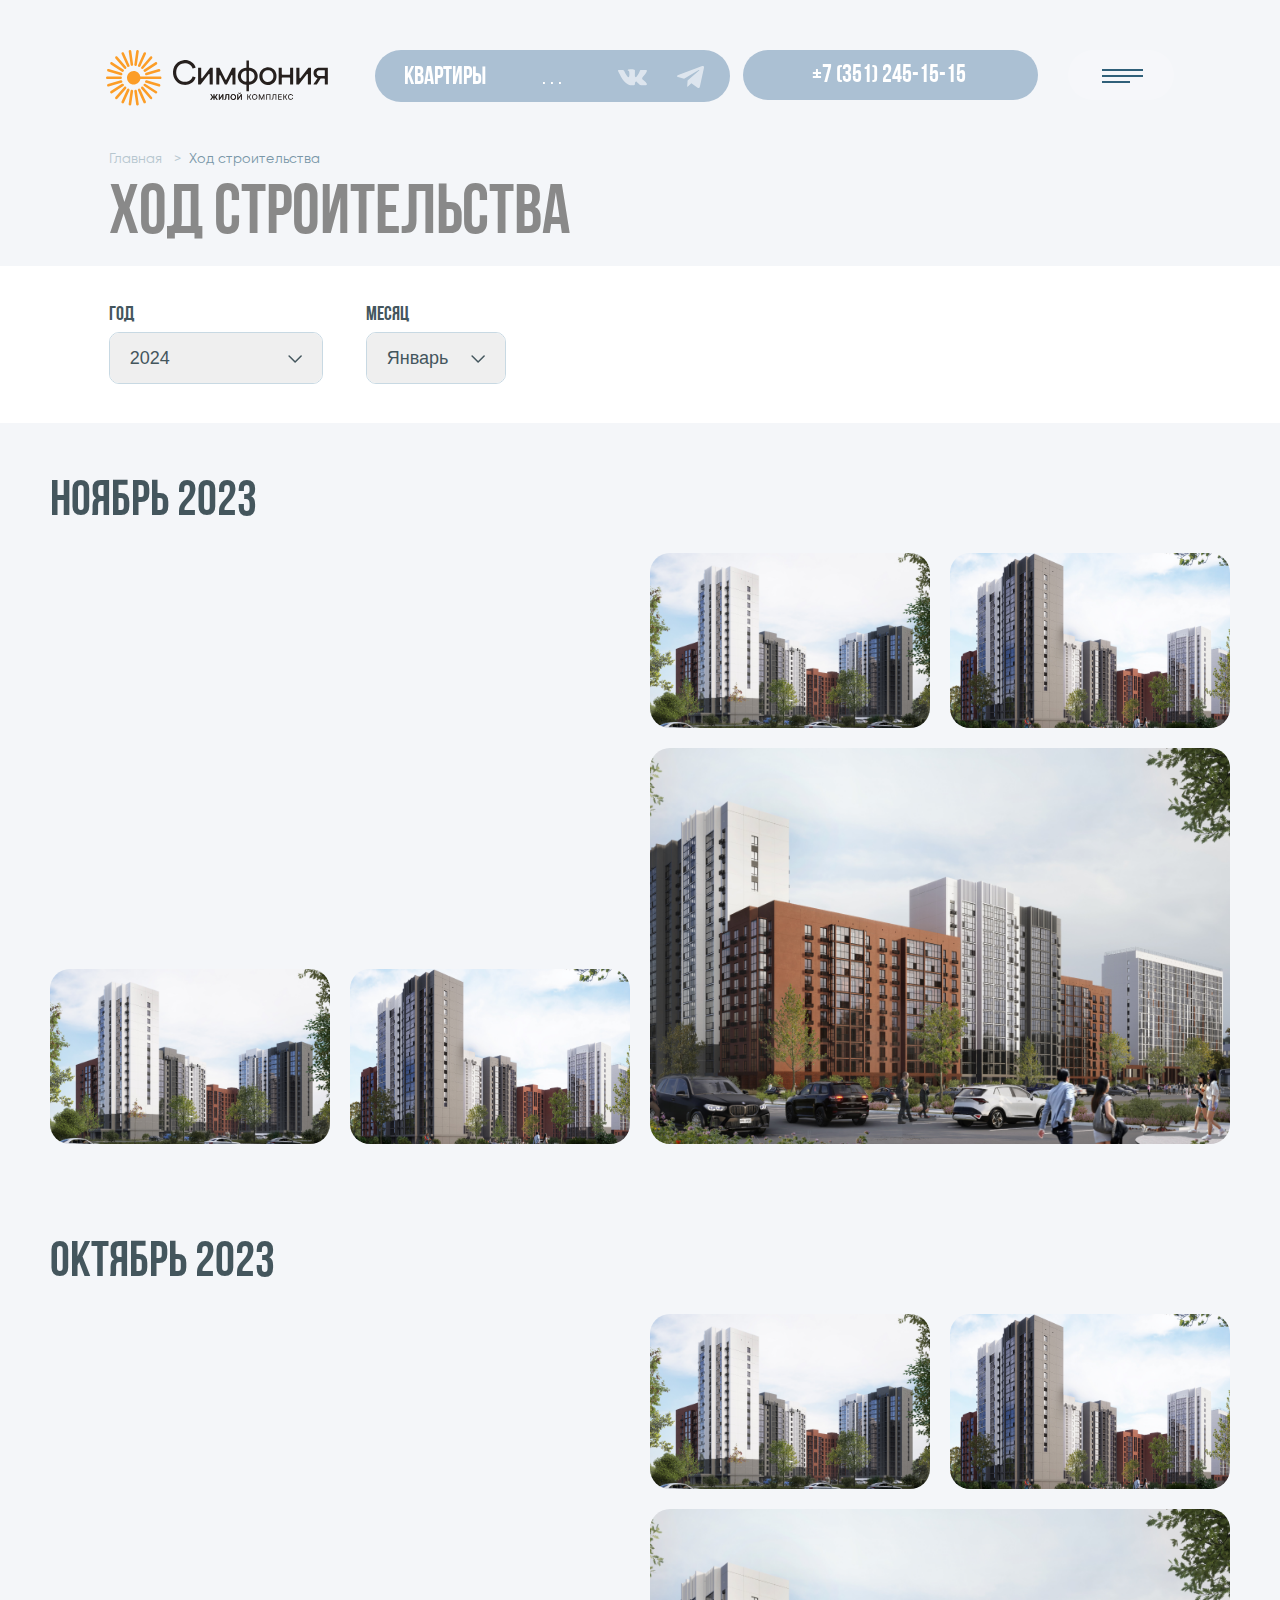
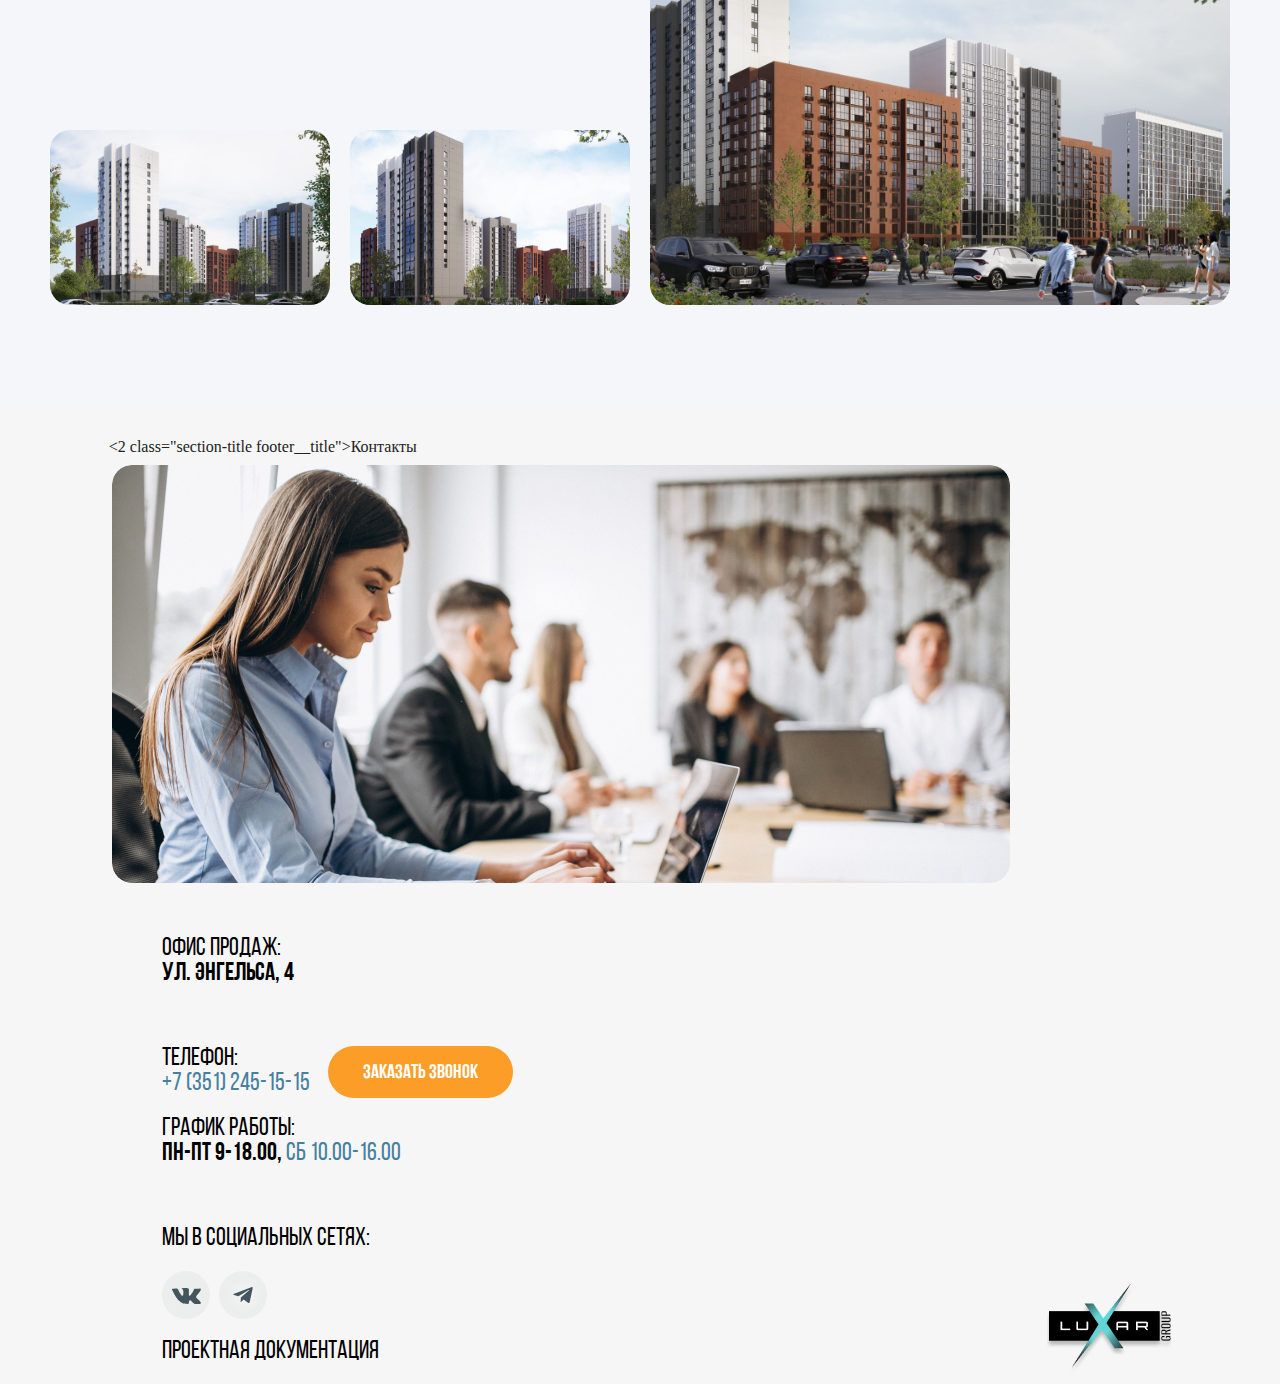
<file: building-progress.html>
<!DOCTYPE html>
<html lang="ru">
<head>
    <meta charset="UTF-8">
    <meta name="viewport" content="width=device-width, initial-scale=1.0">
    
    <script src="https://ajax.googleapis.com/ajax/libs/jquery/1.11.0/jquery.min.js"></script>
    <script src="https://cdn.jsdelivr.net/npm/@fancyapps/ui@5.0/dist/fancybox/fancybox.umd.js"></script>
    <script src="scripts/building-progress.js"></script>
    
    <link rel="stylesheet" href="https://cdn.jsdelivr.net/npm/@fancyapps/ui@5.0/dist/fancybox/fancybox.css"/>
    <link rel="stylesheet" href="styles/style.css">

    <title>Ход строительства</title>
</head>
<body>
    <header class="header header-inner">
        <div class="header__wrapper">
            <a href="index.html"><img src="imgs/svg/header-logo.svg" alt="Симфония" class="header__logo"></a>
            <div class="header__menu">
                <nav class="header__nav">
                    <a href="select-apartment.html" class="header__nav__element">Квартиры</a>
                    <a href="#" class="header__nav__element">Ипотека</a>
                    <a href="news.html" class="header__nav__element">Новости</a>
                    <a href="#" class="header__nav__element">Ход строительства</a>
                    <a href="contacts.html" class="header__nav__element">Контакты</a>
                </nav>
                <div class="header__nav__more-box">
                    <button class="header__nav__more active">. . .</button>
                    <div class="header__nav_hidden"></div>
                </div>
                <div class="header__socials">
                    <a href="#" class="header__socials__element header__socials__element_vk">
                        <svg width="29" height="17" viewBox="0 0 29 17" fill="none" xmlns="http://www.w3.org/2000/svg">
                            <path fill-rule="evenodd" clip-rule="evenodd" d="M9.56001 1.44354C9.94563 1.62636 10.8453 1.53123 11.1684 2.64587C11.4596 3.64994 11.4476 6.05117 11.2226 7.16886C10.6004 10.2596 7.97397 5.37118 7.32556 4.29734C6.98988 3.74126 6.40586 2.47297 6.14634 1.85417C5.69864 0.786426 4.62528 1.01385 3.34599 1.01385C2.86475 1.01385 2.53986 1.05789 2.0858 1.05694C1.3753 1.05522 0 0.919299 0 1.57241C0 2.07206 0.28632 2.57134 0.506893 3.00465L1.69536 5.35269C1.90302 5.7473 2.09351 6.14287 2.32816 6.53157L2.97387 7.6546C4.67444 10.4312 6.71763 13.688 9.77731 15.1923C12.0964 16.3325 13.1879 16.3094 15.7306 16.3094C16.1265 16.3094 16.6237 16.0963 16.7612 15.8246C16.929 15.4933 16.9118 14.945 16.9484 14.5058C17.0381 13.436 17.5637 12.0239 18.8343 12.8969C19.4362 13.3105 20.1677 14.274 20.7171 14.8163C21.0148 15.1101 21.3749 15.4948 21.7092 15.7259C21.8805 15.8443 22.1639 16.0151 22.3409 16.0896C23.3915 16.5319 24.5981 16.309 25.8992 16.3094C26.6212 16.3096 27.8799 16.4274 28.4886 16.0339C29.4536 15.41 28.4886 14.295 27.9416 13.6026C27.629 13.2072 26.4234 11.9444 25.9965 11.5727C23.2022 9.13983 23.7613 9.53425 26.6565 5.71547C27.2639 4.91423 28.8975 2.81478 28.8975 1.70128C28.8975 1.11756 28.2719 1.06761 27.8035 1.01843C27.5627 0.993265 27.4958 1.05541 27.248 1.05846C26.4784 1.06799 22.9733 0.975154 22.5349 1.12461C22.2516 1.22126 22.0906 1.50931 21.9755 1.77467C21.3242 3.2742 20.8802 4.30687 19.9462 5.69755C19.5681 6.26049 18.3571 8.14605 17.5992 8.14605C17.0562 8.14605 16.8605 7.07679 16.8605 6.55635C16.8605 4.9779 16.9475 3.53785 16.9475 2.0021C16.9475 1.67516 16.8759 1.3324 16.7672 1.10612C16.2923 0.11749 13.7062 0.326426 12.515 0.326426C11.6547 0.326426 10.2676 0.414499 9.732 1.09792C9.6487 1.20449 9.57544 1.26149 9.56001 1.44354Z" fill="white" fill-opacity="0.6"/>
                        </svg>                        
                    </a>
                    <a href="#" class="header__socials__element header__socials__element_tg">
                        <svg width="27" height="22" viewBox="0 0 27 22" fill="none" xmlns="http://www.w3.org/2000/svg">
                            <path d="M10.5946 14.4995L10.1479 20.6418C10.787 20.6418 11.0637 20.3734 11.3956 20.0511L14.3915 17.2517L20.5994 21.6967C21.738 22.3171 22.5401 21.9904 22.8472 20.6726L26.9221 2.00354L26.9232 2.00244C27.2844 0.356844 26.3146 -0.286652 25.2053 0.117045L1.25348 9.0831C-0.381184 9.7035 -0.356434 10.5945 0.975599 10.9982L7.09912 12.8605L21.3228 4.15842C21.9922 3.72503 22.6009 3.96483 22.1002 4.39822L10.5946 14.4995Z" fill="white" fill-opacity="0.6"></path>
                        </svg>                    
                    </a>
                </div>
            </div>
            <a href="tel:+73512451515" class="header__button">+7 (351) 245-15-15</a>
            <button class="header__burger-button">
                <svg width="41" height="14" viewBox="0 0 41 14" fill="none" xmlns="http://www.w3.org/2000/svg">
                    <path d="M0 0H41V2H0V0Z" fill="#306079"/>
                    <path d="M0 6H41V8H0V6Z" fill="#306079"/>
                    <path d="M0 12H28V14H0V12Z" fill="#306079"/>
                </svg>                
            </button>
        </div>
    </header>
    <div class="burger">
        <div class="burger__space"></div>
        <div class="burger__content">
            <button class="burger__close-button">
                <svg width="26" height="26" viewBox="0 0 26 26" fill="none" xmlns="http://www.w3.org/2000/svg">
                    <path d="M24.6596 0.230044C24.9662 -0.0765937 25.4634 -0.0765935 25.77 0.230044C26.0767 0.536682 26.0767 1.03384 25.77 1.34048L1.34042 25.77C1.03378 26.0767 0.536618 26.0767 0.229979 25.77C-0.0766597 25.4634 -0.0766597 24.9662 0.229979 24.6596L24.6596 0.230044Z" fill="#6B6B6B"/>
                    <path d="M24.6596 25.77C24.9662 26.0766 25.4634 26.0766 25.77 25.77C26.0767 25.4633 26.0767 24.9662 25.77 24.6595L1.34042 0.229978C1.03378 -0.0766595 0.536618 -0.0766594 0.229979 0.229978C-0.0766597 0.536616 -0.0766597 1.03377 0.229979 1.34041L24.6596 25.77Z" fill="#6B6B6B"/>
                </svg>  
            </button>
            <nav class="burger__nav">
                <a href="select-apartment.html" class="burger__nav__element">Квартиры</a>
                <a href="#" class="burger__nav__element">Ипотека</a>
                <a href="news.html" class="burger__nav__element">Новости</a>
                <a href="building-progress.html" class="burger__nav__element">Ход строительства</a>
                <a href="contacts.html" class="burger__nav__element">Контакты</a>
                <a href="#" class="burger__nav__element">Проектная документация</a>
            </nav>
            <p class="footer__text">Офис продаж:<br><b>ул. Ленина корпус 2 оф.360</b></p>
            <div class="footer__tel-box">
                <p class="footer__text">Телефон:<br><span>+7 (351) 245-15-15</span></p>
                <a href="tel:+73512451515" class="footer__call-button">Заказать звонок</a>
            </div>
            <p class="footer__text">график работы:<br><b>пн-пт 9-18.00,</b> <span>Сб 10.00-16.00</span></p>
            <div class="footer__socials">
                <p class="footer__text">Мы в социальных сетях:</p>
                <div>
                    <a href="#" class="footer__socials__element footer__socials__element_vk">
                        <svg width="30" height="17" viewBox="0 0 30 17" fill="none" xmlns="http://www.w3.org/2000/svg">
                            <path fill-rule="evenodd" clip-rule="evenodd" d="M10.5389 2.04669C10.9245 2.22951 11.8242 2.13438 12.1473 3.24902C12.4384 4.25309 12.4265 6.65432 12.2015 7.77201C11.5793 10.8628 8.95285 5.97433 8.30444 4.90049C7.96876 4.34441 7.38474 3.07612 7.12522 2.45732C6.67752 1.38958 5.60416 1.617 4.32488 1.617C3.84363 1.617 3.51875 1.66104 3.06468 1.66009C2.35418 1.65837 0.978882 1.52245 0.978882 2.17556C0.978882 2.67521 1.2652 3.17448 1.48577 3.6078L2.67424 5.95584C2.8819 6.35045 3.07239 6.74602 3.30704 7.13472L3.95276 8.25775C5.65333 11.0343 7.69651 14.2911 10.7562 15.7954C13.0753 16.9356 14.1668 16.9125 16.7095 16.9125C17.1054 16.9125 17.6026 16.6994 17.7401 16.4278C17.9078 16.0964 17.8907 15.5482 17.9273 15.109C18.017 14.0391 18.5426 12.6271 19.8132 13.5C20.4151 13.9137 21.1466 14.8771 21.6959 15.4195C21.9936 15.7133 22.3538 16.098 22.6881 16.329C22.8593 16.4474 23.1428 16.6182 23.3198 16.6927C24.3704 17.135 25.577 16.9122 26.878 16.9125C27.6001 16.9127 28.8588 17.0306 29.4675 16.6371C30.4325 16.0131 29.4675 14.8981 28.9205 14.2057C28.6079 13.8104 27.4023 12.5476 26.9754 12.1759C24.181 9.74298 24.7402 10.1374 27.6354 6.31862C28.2427 5.51738 29.8764 3.41792 29.8764 2.30443C29.8764 1.72071 29.2507 1.67076 28.7824 1.62158C28.5416 1.59641 28.4747 1.65856 28.2269 1.66161C27.4572 1.67114 23.9522 1.5783 23.5137 1.72776C23.2305 1.82441 23.0695 2.11246 22.9544 2.37782C22.3031 3.87735 21.8591 4.91002 20.9251 6.3007C20.547 6.86364 19.336 8.7492 18.578 8.7492C18.0351 8.7492 17.8394 7.67994 17.8394 7.1595C17.8394 5.58105 17.9263 4.141 17.9263 2.60525C17.9263 2.27831 17.8548 1.93555 17.7461 1.70927C17.2712 0.72064 14.685 0.929575 13.4939 0.929575C12.6336 0.929575 11.2465 1.01765 10.7109 1.70107C10.6276 1.80764 10.5543 1.86464 10.5389 2.04669Z" fill="#44565D"/>
                        </svg>                                    
                    </a>
                    <a href="#" class="footer__socials__element footer__socials__element_tg">
                        <svg width="67" height="62" viewBox="0 0 67 62" fill="none" xmlns="http://www.w3.org/2000/svg">
                            <g filter="url(#filter0_d_1495_4)">
                                <path d="M30.5946 34.4995L30.1479 40.6418C30.787 40.6418 31.0637 40.3734 31.3956 40.0511L34.3915 37.2517L40.5994 41.6967C41.738 42.3171 42.5401 41.9904 42.8472 40.6726L46.9221 22.0035L46.9232 22.0024C47.2844 20.3568 46.3146 19.7133 45.2053 20.117L21.2535 29.0831C19.6188 29.7035 19.6436 30.5945 20.9756 30.9982L27.0991 32.8605L41.3228 24.1584C41.9922 23.725 42.6009 23.9648 42.1002 24.3982L30.5946 34.4995Z" fill="#44565D"></path>
                            </g>
                            <defs>
                                <filter id="filter0_d_1495_4" x="0" y="0" width="67" height="62" filterUnits="userSpaceOnUse" color-interpolation-filters="sRGB">
                                    <feFlood flood-opacity="0" result="BackgroundImageFix"></feFlood>
                                    <feColorMatrix in="SourceAlpha" type="matrix" values="0 0 0 0 0 0 0 0 0 0 0 0 0 0 0 0 0 0 127 0" result="hardAlpha"></feColorMatrix>
                                    <feOffset></feOffset>
                                    <feGaussianBlur stdDeviation="10"></feGaussianBlur>
                                    <feComposite in2="hardAlpha" operator="out"></feComposite>
                                    <feColorMatrix type="matrix" values="0 0 0 0 1 0 0 0 0 1 0 0 0 0 1 0 0 0 1 0"></feColorMatrix>
                                    <feBlend mode="normal" in2="BackgroundImageFix" result="effect1_dropShadow_1495_4"></feBlend>
                                    <feBlend mode="normal" in="SourceGraphic" in2="effect1_dropShadow_1495_4" result="shape"></feBlend>
                                </filter>
                            </defs>
                        </svg>                                 
                    </a>
                </div>
            </div>
        </div>
    </div>
    <div class="up up-invisible">
        <img src="imgs/svg/up.svg" alt="up">
    </div>
    <div class="nav-chain">
        <a class="nav-chain__back" href="/">Главная   >  </a><a class="nav-chain__select" href="#">Ход строительства</a>
    </div>
    <section class="building">
        <h1 class="section-title building__title">Ход строительства</h1>
        <div class="building__filter">
            <div class="building__filter__wrapper">
                <div class="building__select-box">
                    <h2 class="building__select__title">год</h2>
                    <div class="building__select-wrapper">
                        <select class="building__select" name="year" id="year">
                            <option>2024</option>
                            <option>2025</option>
                            <option>2026</option>
                            <option>2027</option>
                            <option>2028</option>
                        </select>
                        <svg class="building__select__arrow" width="14" height="8" viewBox="0 0 14 8" fill="none" xmlns="http://www.w3.org/2000/svg">
                            <path d="M13.1198 1L7.11607 7L1.1123 1" stroke="#44565D" stroke-width="1.5" stroke-linecap="round" stroke-linejoin="round"/>
                        </svg>                                                     
                    </div>
                </div>
                <div class="building__select-box">
                    <h2 class="building__select__title">месяц</h2>
                    <div class="building__select-wrapper">
                        <select class="building__select" name="month" id="month">
                            <option>Январь</option>
                            <option>Февраль</option>
                            <option>Март</option>
                            <option>Апрель</option>
                            <option>Май</option>
                            <option>Июнь</option>
                            <option>Июль</option>
                            <option>Август</option>
                            <option>Сентябрь</option>
                            <option>Октябрь</option>
                            <option>Ноябрь</option>
                            <option>Декабрь</option>
                        </select>
                        <svg class="building__select__arrow" width="14" height="8" viewBox="0 0 14 8" fill="none" xmlns="http://www.w3.org/2000/svg">
                            <path d="M13.1198 1L7.11607 7L1.1123 1" stroke="#44565D" stroke-width="1.5" stroke-linecap="round" stroke-linejoin="round"/>
                        </svg>                            
                    </div>
                </div>
            </div>
        </div>
        <div class="building__month">
            <h2 class="building__month__title">Ноябрь 2023</h2>
            <div class="building__month__content">
                <div class="building__month__column">
                    <iframe src="https://www.youtube.com/embed/quRp4RTfqTI?si=NfTbkrFhbSi3Dt7w" title="YouTube video player" frameborder="0" allow="accelerometer; autoplay; clipboard-write; encrypted-media; gyroscope; picture-in-picture; web-share" allowfullscreen></iframe>
                    <div class="building__month__small-box">
                        <img src="imgs/photo-2.png" alt="img" class="bulding__month__img" data-fancybox="nov23">
                        <img src="imgs/photo-3.png" alt="img" class="bulding__month__img" data-fancybox="nov23">
                    </div>
                </div>
                <div class="building__month__column">
                    <div class="building__month__small-box">
                        <img src="imgs/photo-2.png" alt="img" class="bulding__month__img" data-fancybox="nov23">
                        <img src="imgs/photo-3.png" alt="img" class="bulding__month__img" data-fancybox="nov23">
                    </div>
                    <img src="imgs/photo-1.png" alt="img" data-fancybox="nov23">
                </div>
            </div>
        </div>
        <div class="building__month">
            <h2 class="building__month__title">Октябрь 2023</h2>
            <div class="building__month__content">
                <div class="building__month__column">
                    <iframe src="https://www.youtube.com/embed/quRp4RTfqTI?si=NfTbkrFhbSi3Dt7w" title="YouTube video player" frameborder="0" allow="accelerometer; autoplay; clipboard-write; encrypted-media; gyroscope; picture-in-picture; web-share" allowfullscreen></iframe>
                    <div class="building__month__small-box">
                        <img src="imgs/photo-2.png" alt="img" class="bulding__month__img" data-fancybox="oct23">
                        <img src="imgs/photo-3.png" alt="img" class="bulding__month__img" data-fancybox="oct23">
                    </div>
                </div>
                <div class="building__month__column">
                    <div class="building__month__small-box">
                        <img src="imgs/photo-2.png" alt="img" class="bulding__month__img" data-fancybox="oct23">
                        <img src="imgs/photo-3.png" alt="img" class="bulding__month__img" data-fancybox="oct23">
                    </div>
                    <img src="imgs/photo-1.png" alt="img" data-fancybox="oct23">
                </div>
            </div>
        </div>
    </section>
    <footer class="footer">
        <div class="footer__wrapper">
            <2 class="section-title footer__title">Контакты</h2>
            <div>
                <div>
                    <img src="imgs/footer-img.png" alt="img" class="footer__img" loading="lazy">
                </div>
                <div class="footer__content">
                    <p class="footer__text">Офис продаж:<br><b>ул. Энгельса, 4</b></p>
                    <div class="footer__tel-box">
                        <p class="footer__text">Телефон:<br><span>+7 (351) 245-15-15</span></p>
                        <a href="tel:+73512451515" class="footer__call-button">Заказать звонок</a>
                    </div>
                    <p class="footer__text">график работы:<br><b>пн-пт 9-18.00,</b> <span>Сб 10.00-16.00</span></p>
                    <div class="footer__socials">
                        <p class="footer__text">Мы в социальных сетях:</p>
                        <div>
                            <a href="#" class="footer__socials__element footer__socials__element_vk">
                                <svg width="30" height="17" viewBox="0 0 30 17" fill="none" xmlns="http://www.w3.org/2000/svg">
                                    <path fill-rule="evenodd" clip-rule="evenodd" d="M10.5389 2.04669C10.9245 2.22951 11.8242 2.13438 12.1473 3.24902C12.4384 4.25309 12.4265 6.65432 12.2015 7.77201C11.5793 10.8628 8.95285 5.97433 8.30444 4.90049C7.96876 4.34441 7.38474 3.07612 7.12522 2.45732C6.67752 1.38958 5.60416 1.617 4.32488 1.617C3.84363 1.617 3.51875 1.66104 3.06468 1.66009C2.35418 1.65837 0.978882 1.52245 0.978882 2.17556C0.978882 2.67521 1.2652 3.17448 1.48577 3.6078L2.67424 5.95584C2.8819 6.35045 3.07239 6.74602 3.30704 7.13472L3.95276 8.25775C5.65333 11.0343 7.69651 14.2911 10.7562 15.7954C13.0753 16.9356 14.1668 16.9125 16.7095 16.9125C17.1054 16.9125 17.6026 16.6994 17.7401 16.4278C17.9078 16.0964 17.8907 15.5482 17.9273 15.109C18.017 14.0391 18.5426 12.6271 19.8132 13.5C20.4151 13.9137 21.1466 14.8771 21.6959 15.4195C21.9936 15.7133 22.3538 16.098 22.6881 16.329C22.8593 16.4474 23.1428 16.6182 23.3198 16.6927C24.3704 17.135 25.577 16.9122 26.878 16.9125C27.6001 16.9127 28.8588 17.0306 29.4675 16.6371C30.4325 16.0131 29.4675 14.8981 28.9205 14.2057C28.6079 13.8104 27.4023 12.5476 26.9754 12.1759C24.181 9.74298 24.7402 10.1374 27.6354 6.31862C28.2427 5.51738 29.8764 3.41792 29.8764 2.30443C29.8764 1.72071 29.2507 1.67076 28.7824 1.62158C28.5416 1.59641 28.4747 1.65856 28.2269 1.66161C27.4572 1.67114 23.9522 1.5783 23.5137 1.72776C23.2305 1.82441 23.0695 2.11246 22.9544 2.37782C22.3031 3.87735 21.8591 4.91002 20.9251 6.3007C20.547 6.86364 19.336 8.7492 18.578 8.7492C18.0351 8.7492 17.8394 7.67994 17.8394 7.1595C17.8394 5.58105 17.9263 4.141 17.9263 2.60525C17.9263 2.27831 17.8548 1.93555 17.7461 1.70927C17.2712 0.72064 14.685 0.929575 13.4939 0.929575C12.6336 0.929575 11.2465 1.01765 10.7109 1.70107C10.6276 1.80764 10.5543 1.86464 10.5389 2.04669Z" fill="#44565D"/>
                                </svg>                                    
                            </a>
                            <a href="#" class="footer__socials__element footer__socials__element_tg">
                                <svg width="67" height="62" viewBox="0 0 67 62" fill="none" xmlns="http://www.w3.org/2000/svg">
                                    <g filter="url(#filter0_d_1495_4)">
                                        <path d="M30.5946 34.4995L30.1479 40.6418C30.787 40.6418 31.0637 40.3734 31.3956 40.0511L34.3915 37.2517L40.5994 41.6967C41.738 42.3171 42.5401 41.9904 42.8472 40.6726L46.9221 22.0035L46.9232 22.0024C47.2844 20.3568 46.3146 19.7133 45.2053 20.117L21.2535 29.0831C19.6188 29.7035 19.6436 30.5945 20.9756 30.9982L27.0991 32.8605L41.3228 24.1584C41.9922 23.725 42.6009 23.9648 42.1002 24.3982L30.5946 34.4995Z" fill="#44565D"></path>
                                    </g>
                                    <defs>
                                        <filter id="filter0_d_1495_4" x="0" y="0" width="67" height="62" filterUnits="userSpaceOnUse" color-interpolation-filters="sRGB">
                                            <feFlood flood-opacity="0" result="BackgroundImageFix"></feFlood>
                                            <feColorMatrix in="SourceAlpha" type="matrix" values="0 0 0 0 0 0 0 0 0 0 0 0 0 0 0 0 0 0 127 0" result="hardAlpha"></feColorMatrix>
                                            <feOffset></feOffset>
                                            <feGaussianBlur stdDeviation="10"></feGaussianBlur>
                                            <feComposite in2="hardAlpha" operator="out"></feComposite>
                                            <feColorMatrix type="matrix" values="0 0 0 0 1 0 0 0 0 1 0 0 0 0 1 0 0 0 1 0"></feColorMatrix>
                                            <feBlend mode="normal" in2="BackgroundImageFix" result="effect1_dropShadow_1495_4"></feBlend>
                                            <feBlend mode="normal" in="SourceGraphic" in2="effect1_dropShadow_1495_4" result="shape"></feBlend>
                                        </filter>
                                    </defs>
                                </svg>                                 
                            </a>
                        </div>
                    </div>
                    <p class="footer__text">Проектная документация</p>
                </div>
                <a href="https://luxar.group/" target="_blank" class="footer__logo">
                    <img src="imgs/luxargroup-logo.png" alt="luxargroup" loading="lazy">
                </a>
            </div>
        </div>
    </footer>
</body>
</html>
</file>
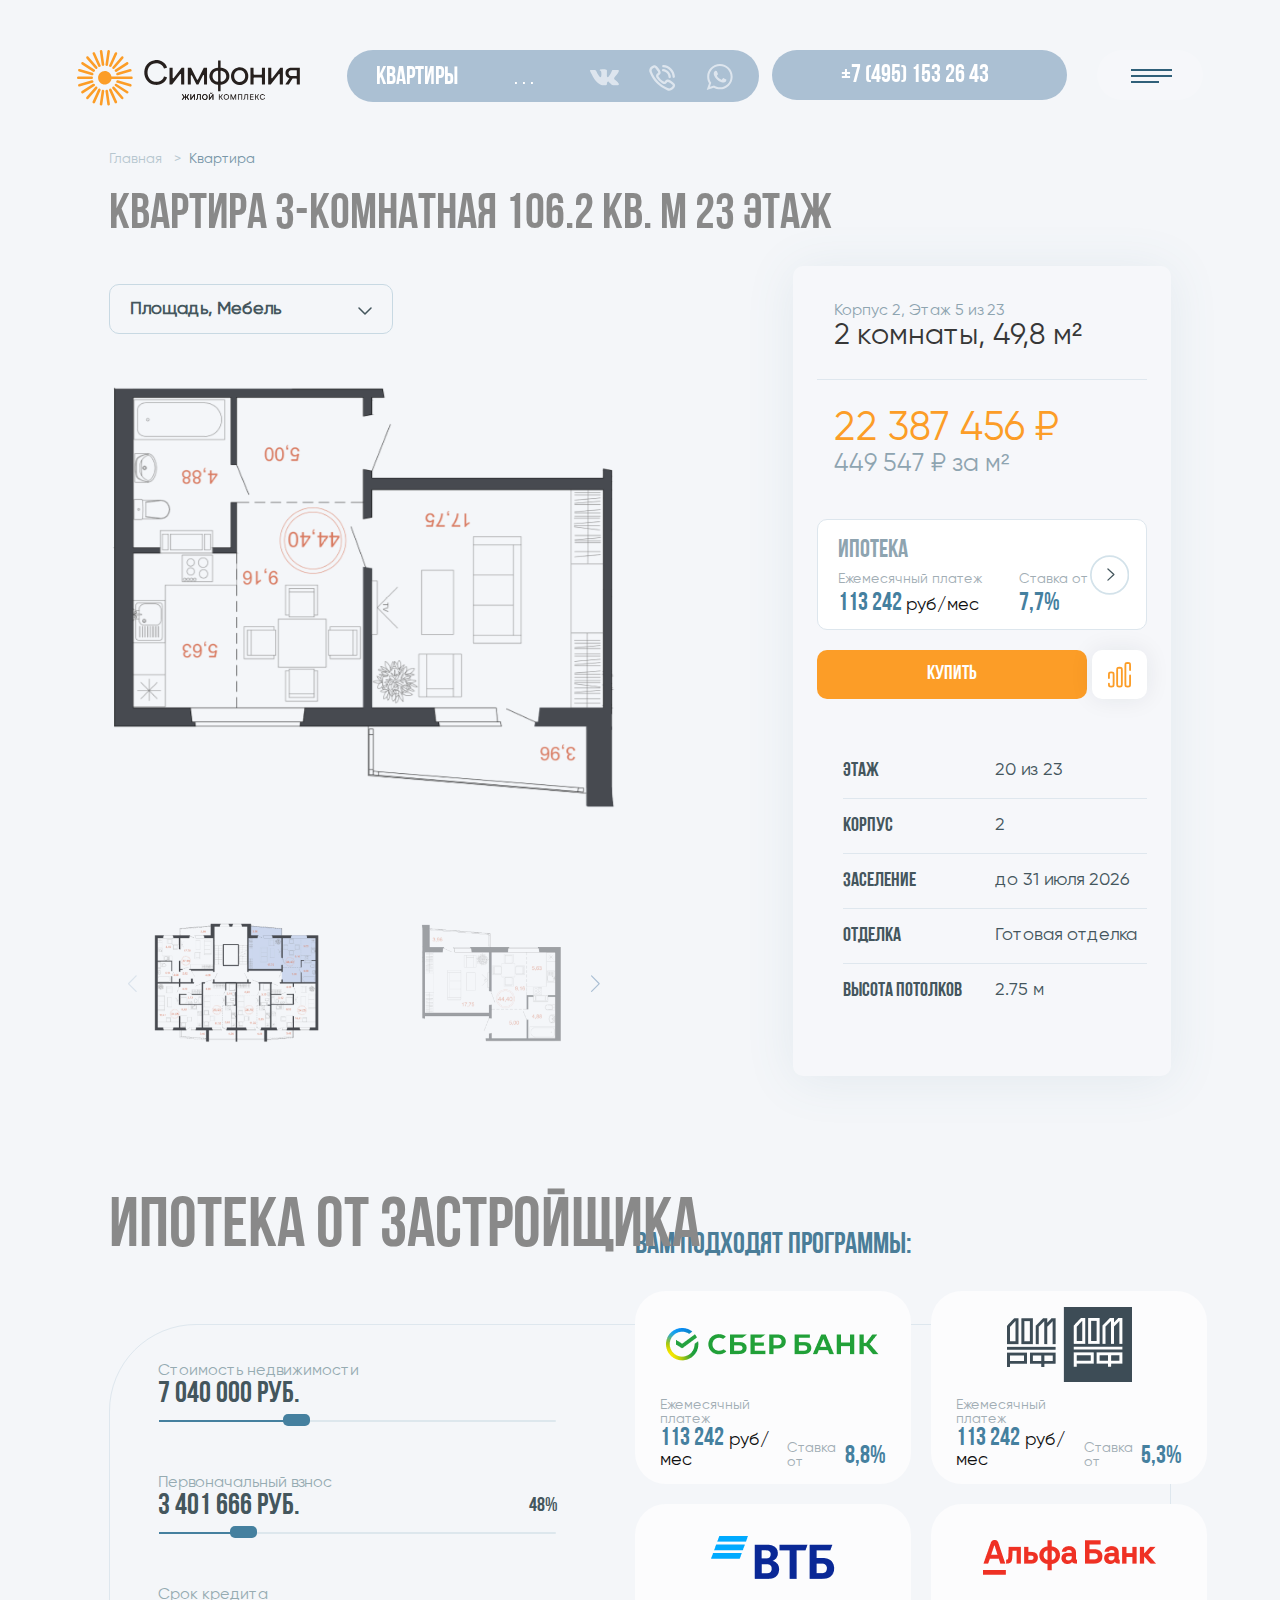
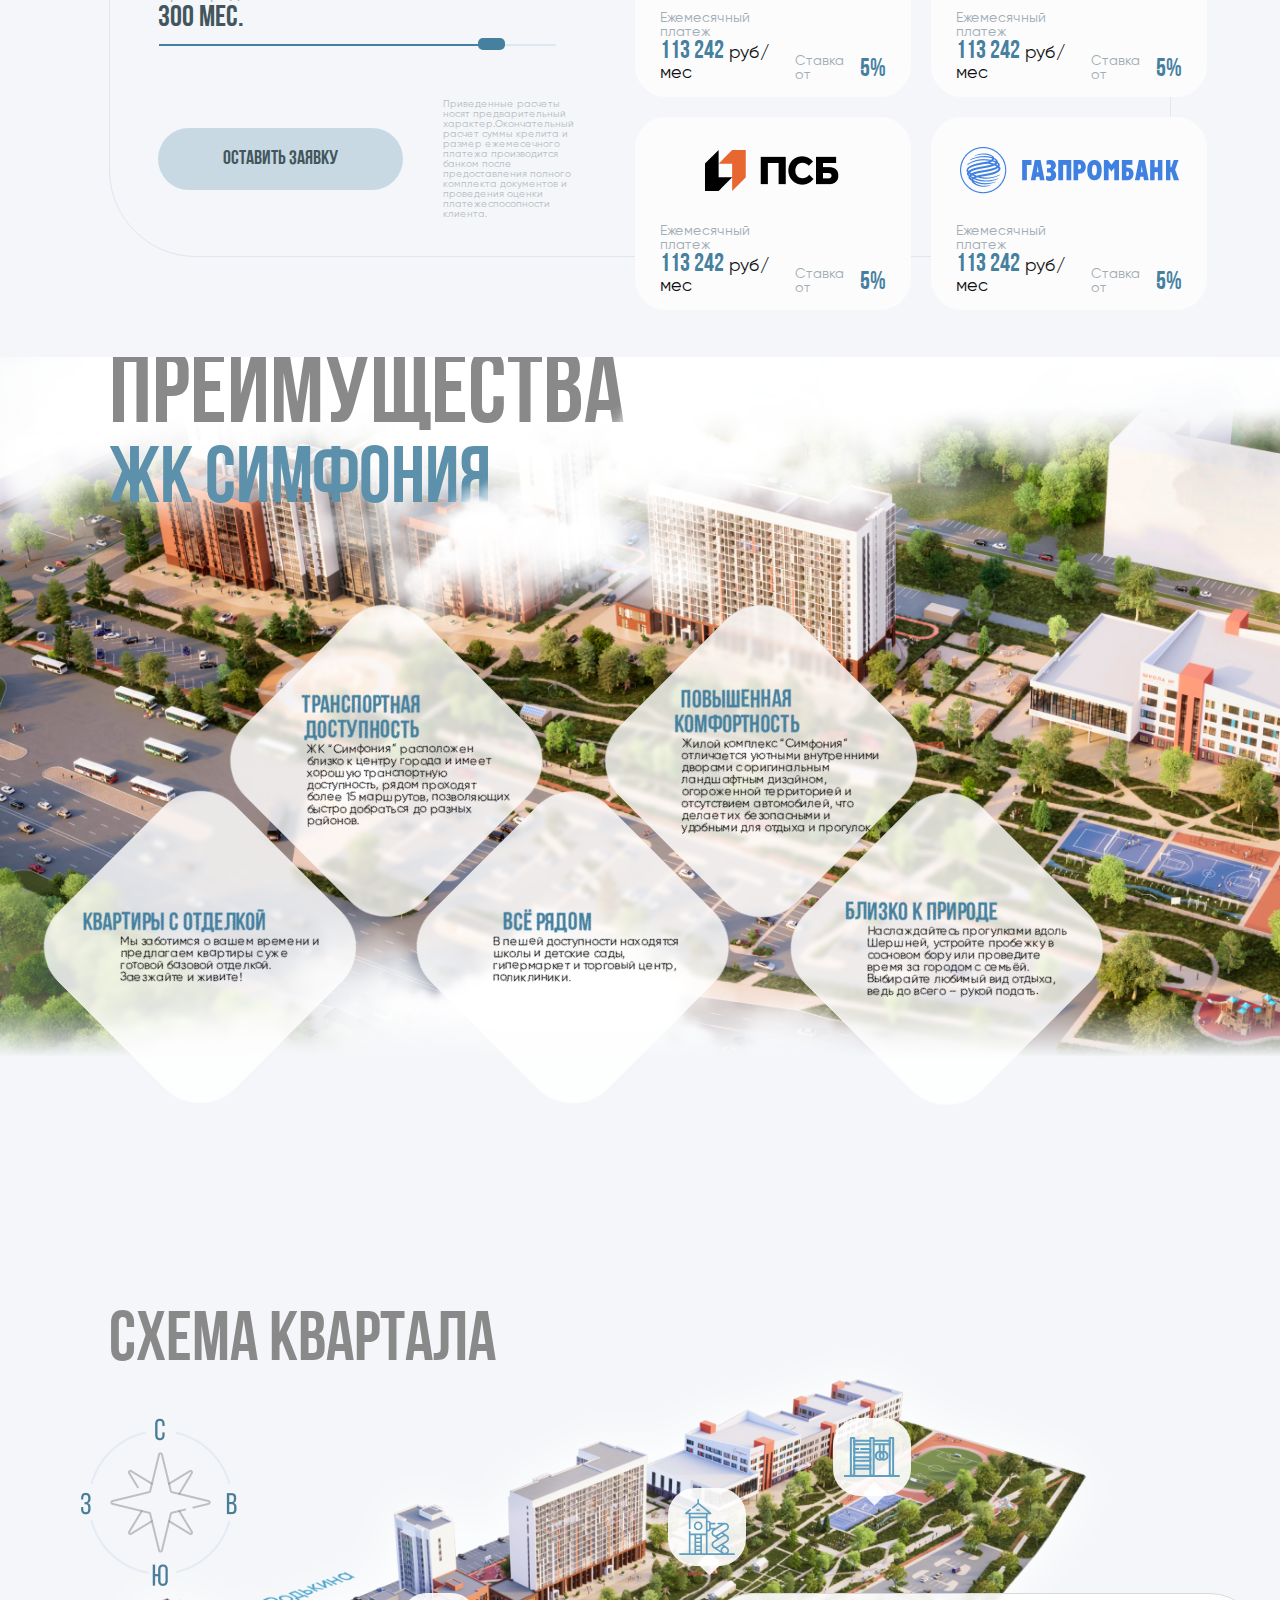
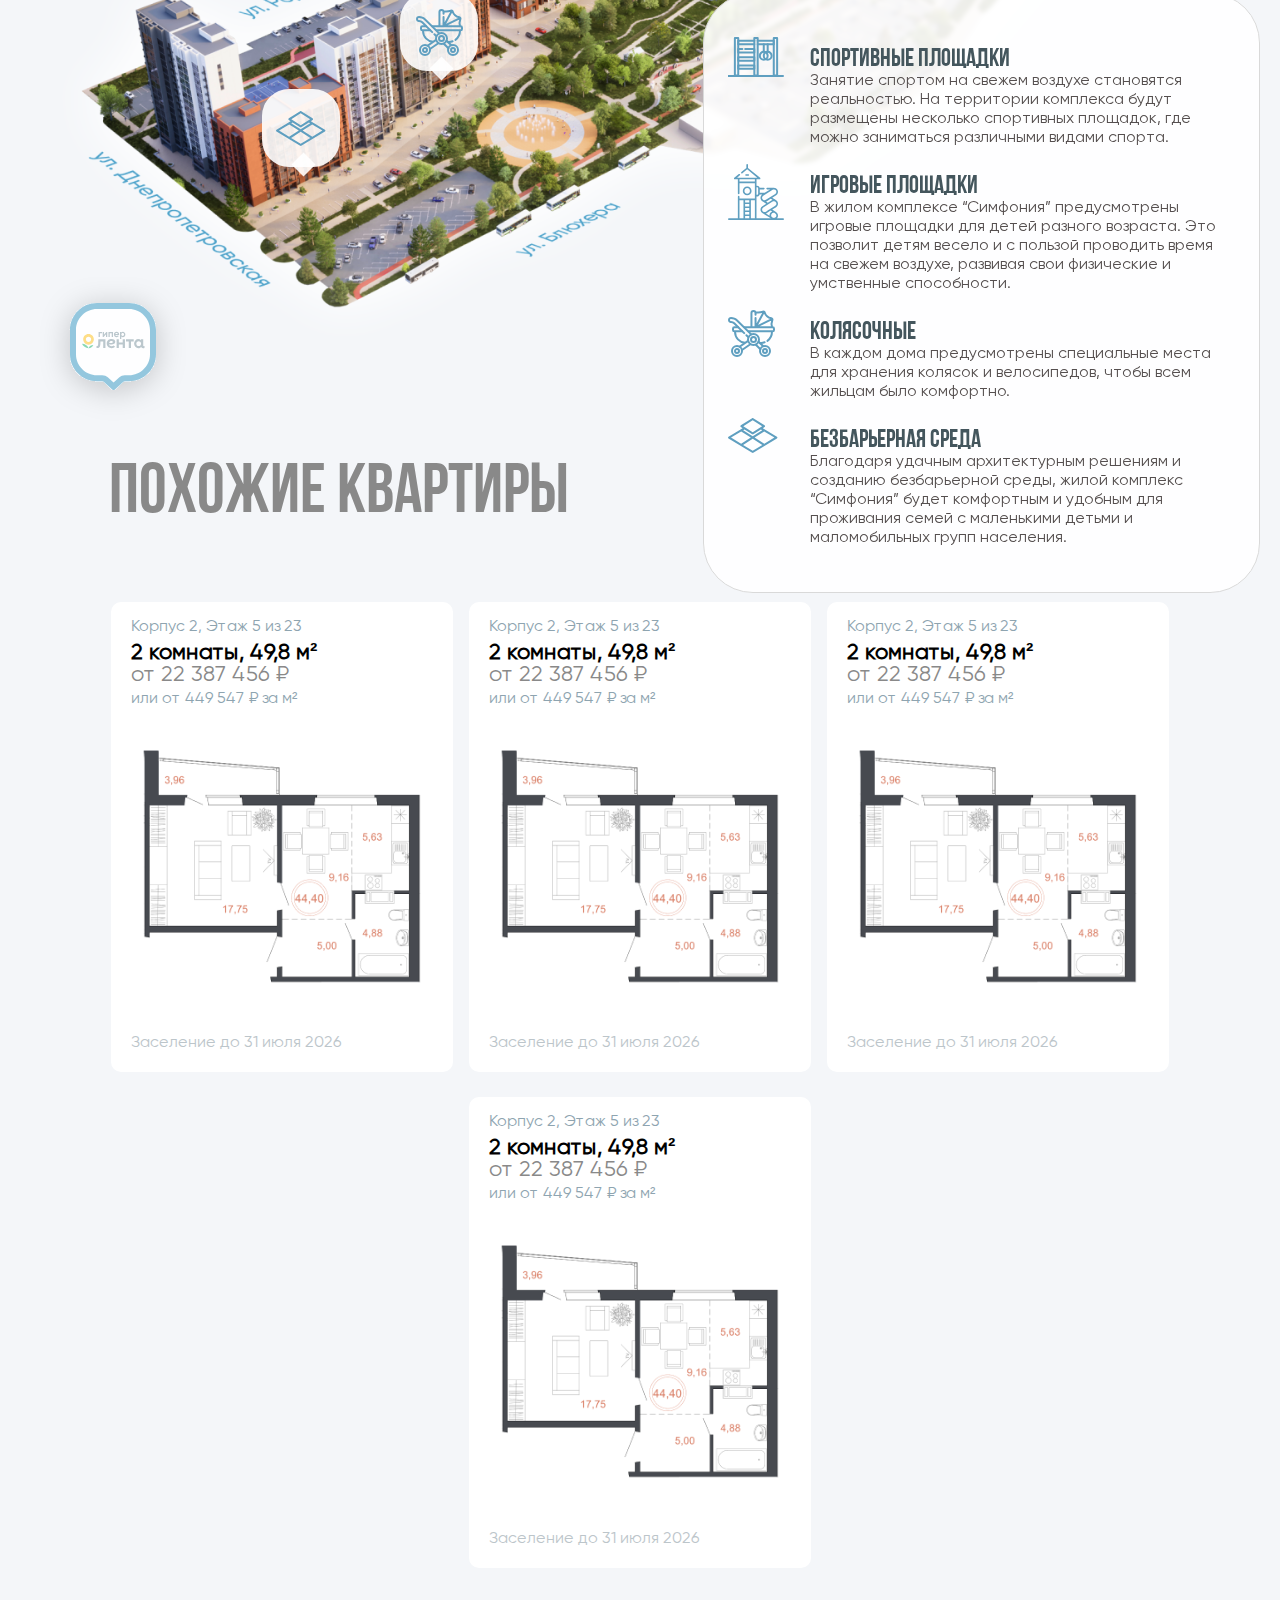
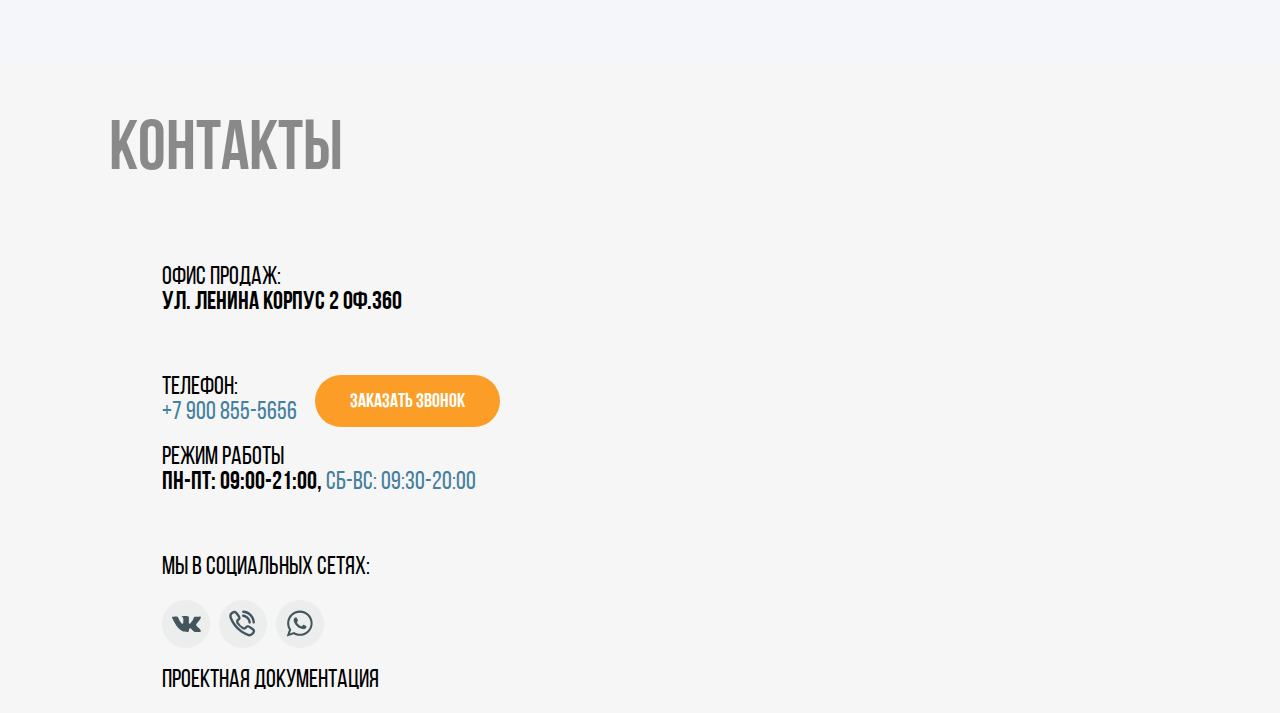
<file: card.html>
<!DOCTYPE html>
<html lang="ru">
<head>
    <meta charset="UTF-8">
    <meta name="viewport" content="width=device-width, initial-scale=1.0">
    <link rel="stylesheet"href="https://cdn.jsdelivr.net/npm/swiper@10/swiper-bundle.min.css"/>
    <link rel="stylesheet" href="scripts/jquery-ui.min.css">
    <link rel="stylesheet" href="https://cdn.jsdelivr.net/npm/@fancyapps/ui@5.0/dist/fancybox/fancybox.css"/>
    <link rel="stylesheet" href="styles/style.css">

    <script src="https://ajax.googleapis.com/ajax/libs/jquery/1.11.0/jquery.min.js"></script>
    <script src="https://cdn.jsdelivr.net/npm/swiper@10/swiper-bundle.min.js"></script>
    <script src="scripts/jquery-ui.min.js"></script>
    <script src="scripts/jquery.ui.touch-punch.min.js"></script>
    <script src="https://cdn.jsdelivr.net/npm/@fancyapps/ui@5.0/dist/fancybox/fancybox.umd.js"></script>
    <script src="scripts/card.js"></script>

    <title>Квартира 3-комнатная 106.2 кв. м 23 этаж</title>
</head>
<body>
    <header class="header header-inner">
        <div class="header__wrapper">
            <a href="index.html"><img src="imgs/svg/header-logo.svg" alt="Симфония" class="header__logo"></a>
            <div class="header__menu">
                <nav class="header__nav">
                    <a href="select-apartment.html" class="header__nav__element">Квартиры</a>
                    <a href="#" class="header__nav__element">Ипотека</a>
                    <a href="#" class="header__nav__element">Новости</a>
                    <a href="building-progress.html" class="header__nav__element">Ход строительства</a>
                    <a href="contacts.html" class="header__nav__element">Контакты</a>
                </nav>
                <div class="header__nav__more-box">
                    <button class="header__nav__more active">. . .</button>
                    <div class="header__nav_hidden"></div>
                </div>
                <div class="header__socials">
                    <a href="#" class="header__socials__element header__socials__element_vk">
                        <svg width="29" height="17" viewBox="0 0 29 17" fill="none" xmlns="http://www.w3.org/2000/svg">
                            <path fill-rule="evenodd" clip-rule="evenodd" d="M9.56001 1.44354C9.94563 1.62636 10.8453 1.53123 11.1684 2.64587C11.4596 3.64994 11.4476 6.05117 11.2226 7.16886C10.6004 10.2596 7.97397 5.37118 7.32556 4.29734C6.98988 3.74126 6.40586 2.47297 6.14634 1.85417C5.69864 0.786426 4.62528 1.01385 3.34599 1.01385C2.86475 1.01385 2.53986 1.05789 2.0858 1.05694C1.3753 1.05522 0 0.919299 0 1.57241C0 2.07206 0.28632 2.57134 0.506893 3.00465L1.69536 5.35269C1.90302 5.7473 2.09351 6.14287 2.32816 6.53157L2.97387 7.6546C4.67444 10.4312 6.71763 13.688 9.77731 15.1923C12.0964 16.3325 13.1879 16.3094 15.7306 16.3094C16.1265 16.3094 16.6237 16.0963 16.7612 15.8246C16.929 15.4933 16.9118 14.945 16.9484 14.5058C17.0381 13.436 17.5637 12.0239 18.8343 12.8969C19.4362 13.3105 20.1677 14.274 20.7171 14.8163C21.0148 15.1101 21.3749 15.4948 21.7092 15.7259C21.8805 15.8443 22.1639 16.0151 22.3409 16.0896C23.3915 16.5319 24.5981 16.309 25.8992 16.3094C26.6212 16.3096 27.8799 16.4274 28.4886 16.0339C29.4536 15.41 28.4886 14.295 27.9416 13.6026C27.629 13.2072 26.4234 11.9444 25.9965 11.5727C23.2022 9.13983 23.7613 9.53425 26.6565 5.71547C27.2639 4.91423 28.8975 2.81478 28.8975 1.70128C28.8975 1.11756 28.2719 1.06761 27.8035 1.01843C27.5627 0.993265 27.4958 1.05541 27.248 1.05846C26.4784 1.06799 22.9733 0.975154 22.5349 1.12461C22.2516 1.22126 22.0906 1.50931 21.9755 1.77467C21.3242 3.2742 20.8802 4.30687 19.9462 5.69755C19.5681 6.26049 18.3571 8.14605 17.5992 8.14605C17.0562 8.14605 16.8605 7.07679 16.8605 6.55635C16.8605 4.9779 16.9475 3.53785 16.9475 2.0021C16.9475 1.67516 16.8759 1.3324 16.7672 1.10612C16.2923 0.11749 13.7062 0.326426 12.515 0.326426C11.6547 0.326426 10.2676 0.414499 9.732 1.09792C9.6487 1.20449 9.57544 1.26149 9.56001 1.44354Z" fill="white" fill-opacity="0.6"/>
                        </svg>                        
                    </a>
                    <a href="#" class="header__socials__element header__socials__element_viber">
                        <svg width="27" height="27" viewBox="0 0 27 27" fill="none" xmlns="http://www.w3.org/2000/svg">
                            <path fill-rule="evenodd" clip-rule="evenodd" d="M24.7264 14.002C24.7215 14.002 24.7156 14.002 24.7623 14.002C24.0509 13.9937 23.5214 13.4515 23.5633 12.8423C23.5896 7.99209 19.1844 3.47557 14.2893 3.31268C13.6294 3.2911 13.1129 2.73822 13.1344 2.07805C13.1572 1.41861 13.7166 0.937928 14.4013 0.921875C20.5997 1.1283 25.9983 6.68681 25.9217 12.8199C25.9134 13.4767 25.379 14.002 24.7264 14.002ZM14.2881 4.91726C18.5066 5.41445 21.9112 9.0388 21.8777 12.9971C21.8717 13.6535 21.3374 14.1829 20.6823 14.1829C20.6787 14.1829 20.6752 14.1829 20.6715 14.1829C20.0116 14.1769 19.4809 13.6369 19.4869 12.9755C19.5108 10.2021 17.053 7.65325 14.0548 7.29319C13.3533 7.21683 12.8846 6.65506 12.9612 5.96533C13.0388 5.30824 13.6364 4.83464 14.2881 4.91726ZM9.89255 11.1353C9.41314 11.4549 9.22068 11.7585 9.57339 12.5282L11.539 15.2866C12.3926 16.0941 13.5661 17.0008 14.7805 17.5402C15.4738 17.8488 15.6257 17.6224 15.7859 17.3872C16.4637 16.3793 17.2921 15.7753 18.2473 15.5933C19.2634 15.3995 20.3715 15.7082 21.5807 16.5753L21.9589 16.8007C22.5937 17.2936 23.25 17.7126 23.8776 18.18L24.2218 18.4431C25.1994 19.1481 26.7382 20.3276 25.9157 22.6082C25.1973 24.6078 22.6989 26.8167 20.2472 26.8167C20.1335 26.8167 20.0188 26.8058 19.9089 26.7759L19.7067 26.7301C19.4115 26.6986 18.9657 26.5671 18.5304 26.3833C10.0862 22.8153 4.10794 16.9166 0.797936 8.85034C0.108201 7.2756 0.0831692 5.73932 0.690372 4.41082C1.32388 3.02563 2.659 1.98818 4.33141 1.41C5.10495 1.15151 5.86751 1.15777 6.59924 1.42197C8.26938 2.07406 11.5673 6.49998 11.6617 8.20286C11.755 9.95999 10.4975 10.7307 9.89255 11.1353ZM9.27446 8.33655C9.12981 7.4296 6.60876 4.05439 5.77192 3.66939C5.6727 3.70294 5.60658 3.61298 5.46591 3.61298C5.34756 3.61298 5.22203 3.63692 5.08336 3.68236C3.98124 4.04613 3.25577 4.64318 2.86469 5.40783C2.54073 6.11498 2.59823 7.05049 2.96872 7.93105C6.06613 15.3959 11.6138 20.9241 19.4606 24.1783C19.6925 24.2762 19.983 24.3396 20.2161 24.391C20.2765 24.4812 20.3057 24.4116 20.3463 24.4199C21.567 24.3506 23.2081 23.0692 23.6648 21.7971C23.8538 21.2741 23.8753 21.1224 22.7874 20.3591C22.656 20.2595 22.5232 20.1616 22.3953 20.0598C21.8203 19.6054 21.2131 19.1902 20.607 18.83L20.2447 18.4817C19.7546 18.1899 19.1546 17.8581 18.692 17.9457C18.3871 18.0044 18.0762 18.2663 17.7679 18.7259C16.8558 20.08 15.4117 20.445 13.8087 19.7276C11.0846 17.9352 10.3662 16.8332 9.73619 16.4339L7.54954 13.8069C7.50646 13.7458 7.46936 13.6825 7.43943 13.6144C6.31473 11.128 7.74063 9.7474 8.61584 9.14401C9.24218 8.69334 9.28644 8.53172 9.27446 8.33655Z" fill="white" fill-opacity="0.6"/>
                        </svg>                      
                    </a>
                    <a href="#" class="header__socials__element header__socials__element_whatsapp">
                        <svg width="27" height="26" viewBox="0 0 27 26" fill="none" xmlns="http://www.w3.org/2000/svg">
                            <path fill-rule="evenodd" clip-rule="evenodd" d="M26.6555 12.6353C26.6555 19.6528 20.9543 25.2708 13.9203 25.2708C11.6883 25.2708 9.59153 24.6999 7.7661 23.6987L0.716736 25.9387L3.01476 19.1589C1.85629 17.2561 1.18892 15.0211 1.18892 12.6349C1.18892 5.65679 6.88883 0 13.9228 0C20.9552 0.00157009 26.6555 5.6577 26.6555 12.6353ZM13.9203 2.08103C8.01723 2.08103 3.25267 6.78048 3.25267 12.638C3.25267 14.9631 3.97334 17.1157 5.25495 18.8651L3.91839 22.8091L8.03086 21.5025C9.72251 22.6116 11.7465 23.2588 13.9203 23.2588C19.8444 23.2588 24.6276 18.4931 24.6276 12.6353C24.6276 6.78048 19.8526 2.08103 13.9203 2.08103ZM20.3521 15.5461C20.2728 15.4187 20.0647 15.3414 19.7533 15.1853C19.4418 15.029 17.9055 14.2806 17.6212 14.1798C17.3339 14.1071 17.1257 14.0232 16.9175 14.3335C16.711 14.644 16.1123 15.3414 15.9296 15.5479C15.748 15.755 15.5662 15.7807 15.2539 15.6271C14.9418 15.471 13.9348 15.1448 12.742 14.0907C11.8144 13.2684 11.1874 12.2684 11.0065 11.9458C10.8231 11.6359 10.988 11.4687 11.1429 11.3147C11.2825 11.175 11.4546 10.9525 11.6112 10.8017C11.7676 10.5905 11.8193 10.4629 11.9234 10.2555C12.0257 10.0483 12.0047 9.86811 11.897 9.71151C11.8193 9.55574 11.1961 8.03358 10.9347 7.41397C10.6749 6.79437 10.4152 6.89659 10.2326 6.89659C10.0508 6.89659 9.84282 6.87147 9.63458 6.87147C9.42642 6.87147 9.08819 6.94832 8.80235 7.25886C8.51651 7.56908 7.71032 8.31777 7.71032 9.84208C7.71032 11.3676 8.82756 12.8948 8.98407 13.0447C9.14133 13.289 11.1527 16.481 14.3172 17.7211C17.4916 18.96 17.4916 18.546 18.0633 18.4931C18.6357 18.442 19.9592 17.7447 20.1695 17.0229C20.4299 16.2978 20.4299 15.6751 20.3521 15.5461Z" fill="white" fill-opacity="0.6"/>
                        </svg>
                    </a>
                </div>
            </div>
            <a href="tel:+74951532643" class="header__button">+7 (495) 153 26 43</a>
            <button class="header__burger-button">
                <svg width="41" height="14" viewBox="0 0 41 14" fill="none" xmlns="http://www.w3.org/2000/svg">
                    <path d="M0 0H41V2H0V0Z" fill="#306079"/>
                    <path d="M0 6H41V8H0V6Z" fill="#306079"/>
                    <path d="M0 12H28V14H0V12Z" fill="#306079"/>
                </svg>                
            </button>
        </div>
    </header>
    <div class="burger">
        <div class="burger__space"></div>
        <div class="burger__content">
            <button class="burger__close-button">
                <svg width="26" height="26" viewBox="0 0 26 26" fill="none" xmlns="http://www.w3.org/2000/svg">
                    <path d="M24.6596 0.230044C24.9662 -0.0765937 25.4634 -0.0765935 25.77 0.230044C26.0767 0.536682 26.0767 1.03384 25.77 1.34048L1.34042 25.77C1.03378 26.0767 0.536618 26.0767 0.229979 25.77C-0.0766597 25.4634 -0.0766597 24.9662 0.229979 24.6596L24.6596 0.230044Z" fill="#6B6B6B"/>
                    <path d="M24.6596 25.77C24.9662 26.0766 25.4634 26.0766 25.77 25.77C26.0767 25.4633 26.0767 24.9662 25.77 24.6595L1.34042 0.229978C1.03378 -0.0766595 0.536618 -0.0766594 0.229979 0.229978C-0.0766597 0.536616 -0.0766597 1.03377 0.229979 1.34041L24.6596 25.77Z" fill="#6B6B6B"/>
                </svg>  
            </button>
            <nav class="burger__nav">
                <a href="select-apartment.html" class="burger__nav__element">Квартиры</a>
                <a href="#" class="burger__nav__element">Ипотека</a>
                <a href="#" class="burger__nav__element">Новости</a>
                <a href="building-progress.html" class="burger__nav__element">Ход строительства</a>
                <a href="contacts.html" class="burger__nav__element">Контакты</a>
                <a href="#" class="burger__nav__element">Проектная документация</a>
            </nav>
            <p class="footer__text">Офис продаж:<br><b>ул. Ленина корпус 2 оф.360</b></p>
            <div class="footer__tel-box">
                <p class="footer__text">Телефон:<br><span>+7 900 855-5656</span></p>
                <a href="tel:+79008555656" class="footer__call-button">Заказать звонок</a>
            </div>
            <p class="footer__text">Режим работы<br><b>ПН-ПТ: 09:00-21:00,</b> <span>СБ-ВС: 09:30-20:00</span></p>
            <div class="footer__socials">
                <p class="footer__text">Мы в социальных сетях:</p>
                <div>
                    <a href="#" class="footer__socials__element footer__socials__element_vk">
                        <svg width="30" height="17" viewBox="0 0 30 17" fill="none" xmlns="http://www.w3.org/2000/svg">
                            <path fill-rule="evenodd" clip-rule="evenodd" d="M10.5389 2.04669C10.9245 2.22951 11.8242 2.13438 12.1473 3.24902C12.4384 4.25309 12.4265 6.65432 12.2015 7.77201C11.5793 10.8628 8.95285 5.97433 8.30444 4.90049C7.96876 4.34441 7.38474 3.07612 7.12522 2.45732C6.67752 1.38958 5.60416 1.617 4.32488 1.617C3.84363 1.617 3.51875 1.66104 3.06468 1.66009C2.35418 1.65837 0.978882 1.52245 0.978882 2.17556C0.978882 2.67521 1.2652 3.17448 1.48577 3.6078L2.67424 5.95584C2.8819 6.35045 3.07239 6.74602 3.30704 7.13472L3.95276 8.25775C5.65333 11.0343 7.69651 14.2911 10.7562 15.7954C13.0753 16.9356 14.1668 16.9125 16.7095 16.9125C17.1054 16.9125 17.6026 16.6994 17.7401 16.4278C17.9078 16.0964 17.8907 15.5482 17.9273 15.109C18.017 14.0391 18.5426 12.6271 19.8132 13.5C20.4151 13.9137 21.1466 14.8771 21.6959 15.4195C21.9936 15.7133 22.3538 16.098 22.6881 16.329C22.8593 16.4474 23.1428 16.6182 23.3198 16.6927C24.3704 17.135 25.577 16.9122 26.878 16.9125C27.6001 16.9127 28.8588 17.0306 29.4675 16.6371C30.4325 16.0131 29.4675 14.8981 28.9205 14.2057C28.6079 13.8104 27.4023 12.5476 26.9754 12.1759C24.181 9.74298 24.7402 10.1374 27.6354 6.31862C28.2427 5.51738 29.8764 3.41792 29.8764 2.30443C29.8764 1.72071 29.2507 1.67076 28.7824 1.62158C28.5416 1.59641 28.4747 1.65856 28.2269 1.66161C27.4572 1.67114 23.9522 1.5783 23.5137 1.72776C23.2305 1.82441 23.0695 2.11246 22.9544 2.37782C22.3031 3.87735 21.8591 4.91002 20.9251 6.3007C20.547 6.86364 19.336 8.7492 18.578 8.7492C18.0351 8.7492 17.8394 7.67994 17.8394 7.1595C17.8394 5.58105 17.9263 4.141 17.9263 2.60525C17.9263 2.27831 17.8548 1.93555 17.7461 1.70927C17.2712 0.72064 14.685 0.929575 13.4939 0.929575C12.6336 0.929575 11.2465 1.01765 10.7109 1.70107C10.6276 1.80764 10.5543 1.86464 10.5389 2.04669Z" fill="#44565D"/>
                        </svg>                                    
                    </a>
                    <a href="#" class="footer__socials__element footer__socials__element_viber">
                        <svg width="27" height="27" viewBox="0 0 27 27" fill="none" xmlns="http://www.w3.org/2000/svg">
                            <path fill-rule="evenodd" clip-rule="evenodd" d="M24.7053 13.605C24.7004 13.605 24.6945 13.605 24.7411 13.605C24.0298 13.5968 23.5002 13.0545 23.5421 12.4453C23.5684 7.59512 19.1633 3.0786 14.2681 2.91571C13.6082 2.89413 13.0918 2.34125 13.1133 1.68108C13.1361 1.02164 13.6955 0.540955 14.3801 0.524902C20.5786 0.731324 25.9772 6.28984 25.9006 12.4229C25.8922 13.0797 25.3579 13.605 24.7053 13.605ZM14.267 4.52029C18.4855 5.01748 21.89 8.64183 21.8566 12.6001C21.8506 13.2566 21.3163 13.786 20.6611 13.786C20.6576 13.786 20.6541 13.786 20.6503 13.786C19.9904 13.78 19.4598 13.24 19.4658 12.5785C19.4897 9.80508 17.0319 7.25628 14.0337 6.89622C13.3322 6.81986 12.8635 6.25809 12.9401 5.56836C13.0177 4.91127 13.6153 4.43766 14.267 4.52029ZM9.87143 10.7383C9.39202 11.0579 9.19956 11.3615 9.55228 12.1312L11.5179 14.8896C12.3715 15.6971 13.5449 16.6038 14.7593 17.1432C15.4527 17.4518 15.6046 17.2255 15.7648 16.9902C16.4425 15.9823 17.271 15.3783 18.2262 15.1964C19.2423 15.0025 20.3504 15.3113 21.5596 16.1783L21.9378 16.4038C22.5726 16.8966 23.2289 17.3156 23.8565 17.7831L24.2007 18.0462C25.1783 18.7511 26.7171 19.9306 25.8946 22.2112C25.1762 24.2108 22.6778 26.4198 20.2261 26.4198C20.1124 26.4198 19.9977 26.4088 19.8878 26.3789L19.6856 26.3331C19.3904 26.3017 18.9445 26.1702 18.5093 25.9863C10.0651 22.4183 4.08682 16.5196 0.776818 8.45336C0.0870828 6.87863 0.062051 5.34234 0.669253 4.01385C1.30276 2.62866 2.63788 1.5912 4.31029 1.01302C5.08383 0.754542 5.84639 0.7608 6.57812 1.02499C8.24826 1.67709 11.5462 6.103 11.6406 7.80589C11.7339 9.56301 10.4764 10.3337 9.87143 10.7383ZM9.25335 7.93958C9.10869 7.03263 6.58764 3.65741 5.7508 3.27241C5.65158 3.30597 5.58546 3.216 5.44479 3.216C5.32644 3.216 5.20092 3.23995 5.06224 3.28538C3.96012 3.64916 3.23465 4.24621 2.84357 5.01086C2.51961 5.718 2.57711 6.65352 2.9476 7.53408C6.04501 14.9989 11.5927 20.5271 19.4395 23.7814C19.6714 23.8792 19.9619 23.9426 20.195 23.994C20.2554 24.0842 20.2846 24.0146 20.3252 24.023C21.5459 23.9536 23.187 22.6722 23.6437 21.4002C23.8326 20.8771 23.8541 20.7255 22.7663 19.9621C22.6348 19.8625 22.5021 19.7647 22.3742 19.6628C21.7992 19.2084 21.192 18.7932 20.5859 18.433L20.2236 18.0847C19.7335 17.7929 19.1335 17.4611 18.6708 17.5487C18.366 17.6075 18.0551 17.8693 17.7467 18.329C16.8347 19.683 15.3906 20.0481 13.7875 19.3306C11.0634 17.5382 10.3451 16.4362 9.71507 16.0369L7.52842 13.4099C7.48534 13.3488 7.44824 13.2855 7.41831 13.2174C6.29361 10.731 7.71951 9.35043 8.59472 8.74703C9.22106 8.29637 9.26532 8.13475 9.25335 7.93958Z" fill="#44565D"/>
                        </svg>                                    
                    </a>
                    <a href="#" class="footer__socials__element footer__socials__element_whatsapp">
                        <svg width="27" height="27" viewBox="0 0 27 27" fill="none" xmlns="http://www.w3.org/2000/svg">
                            <path fill-rule="evenodd" clip-rule="evenodd" d="M26.6344 13.2383C26.6344 20.2559 20.9332 25.8738 13.8992 25.8738C11.6672 25.8738 9.57041 25.303 7.74498 24.3017L0.695618 26.5418L2.99365 19.7619C1.83517 17.8591 1.1678 15.6241 1.1678 13.238C1.1678 6.25982 6.86771 0.603027 13.9017 0.603027C20.9341 0.604597 26.6344 6.26073 26.6344 13.2383ZM13.8992 2.68406C7.99611 2.68406 3.23156 7.38351 3.23156 13.241C3.23156 15.5661 3.95223 17.7188 5.23383 19.4681L3.89727 23.4121L8.00974 22.1055C9.70139 23.2147 11.7254 23.8618 13.8992 23.8618C19.8232 23.8618 24.6065 19.0961 24.6065 13.2383C24.6065 7.38351 19.8315 2.68406 13.8992 2.68406ZM20.331 16.1491C20.2517 16.0217 20.0435 15.9444 19.7322 15.7883C19.4207 15.632 17.8843 14.8836 17.6001 14.7829C17.3128 14.7101 17.1046 14.6263 16.8964 14.9365C16.6899 15.247 16.0911 15.9444 15.9084 16.1509C15.7269 16.358 15.5451 16.3837 15.2328 16.2302C14.9207 16.074 13.9137 15.7478 12.7209 14.6937C11.7932 13.8715 11.1663 12.8715 10.9854 12.5489C10.802 12.2389 10.9669 12.0717 11.1217 11.9178C11.2614 11.778 11.4335 11.5555 11.59 11.4047C11.7465 11.1935 11.7982 11.066 11.9023 10.8585C12.0046 10.6514 11.9836 10.4711 11.8759 10.3145C11.7982 10.1588 11.175 8.63661 10.9136 8.017C10.6538 7.39739 10.394 7.49961 10.2115 7.49961C10.0297 7.49961 9.82171 7.47449 9.61346 7.47449C9.4053 7.47449 9.06707 7.55134 8.78123 7.86189C8.4954 8.17211 7.6892 8.92079 7.6892 10.4451C7.6892 11.9707 8.80644 13.4979 8.96295 13.6478C9.12021 13.892 11.1316 17.084 14.296 18.3242C17.4705 19.563 17.4705 19.149 18.0422 19.0961C18.6146 19.045 19.9381 18.3477 20.1484 17.626C20.4088 16.9008 20.4088 16.2782 20.331 16.1491Z" fill="#44565D"/>
                        </svg>
                    </a>
                </div>
            </div>
        </div>
    </div>
    <div class="up up-invisible">
        <img src="imgs/svg/up.svg" alt="up">
    </div>
    <div class="nav-chain">
        <a class="nav-chain__back" href="/">Главная   >  </a><a class="nav-chain__select" href="#">Квартира</a>
    </div>
    <section class="apartment">
        <h1 class="section-title">Квартира 3-комнатная 106.2 кв. м 23 этаж</h1>
        <div class="apartment__wrapper">
            <div class="apartment__view">
                <div class="apartment__select">
                    <select name="view" id="view">
                        <option value="with">Площадь, Мебель</option>
                        <option value="without">Без мебели</option>
                    </select>
                    <svg width="14" height="8" viewBox="0 0 14 8" fill="none" xmlns="http://www.w3.org/2000/svg">
                        <path d="M13.0075 1L7.00377 7L1 1" stroke="#44565D" stroke-width="1.5" stroke-linecap="round" stroke-linejoin="round"/>
                    </svg>                            
                </div>
                <div class="apartment__floor-plan">
                    <div class="apartment__swiper swiper">
                        <div class="swiper-wrapper">
                            <div class="swiper-slide">
                                <a href="imgs/apartment-photo-2.png" data-fancybox="floor">
                                    <img src="imgs/apartment-photo-2.png" alt="">
                                </a>
                            </div>
                            <div class="swiper-slide">
                                <a href="imgs/apartment-photo.png" data-fancybox="floor">
                                    <img src="imgs/apartment-photo.png" alt="">
                                </a>
                            </div>
                            <div class="swiper-slide">
                                <a href="imgs/apartment-photo-2.png" data-fancybox="floor">
                                    <img src="imgs/apartment-photo-2.png" alt="">
                                </a>
                            </div>
                            <div class="swiper-slide">
                                <a href="imgs/apartment-photo.png" data-fancybox="floor">
                                    <img src="imgs/apartment-photo.png" alt="">
                                </a>
                            </div>
                        </div>
                    </div>
                    <div class="apartment__mini-swiper swiper">
                        <div class="swiper-wrapper">
                            <div class="swiper-slide">
                                <img src="imgs/apartment-swiper-floor.png" alt="">
                            </div>
                            <div class="swiper-slide">
                                <img src="imgs/apartment-swiper-apartment.png" alt="">
                            </div>
                            <div class="swiper-slide">
                                <img src="imgs/apartment-swiper-floor.png" alt="">
                            </div>
                            <div class="swiper-slide">
                                <img src="imgs/apartment-swiper-apartment.png" alt="">
                            </div>
                        </div>
                        <div class="swiper-button-prev"></div>
                        <div class="swiper-button-next"></div>
                    </div>
                </div>
            </div>
            <div class="apartment__control">
                <div class="apartment__place">
                    <p>Корпус 2, Этаж 5 из 23</p>
                    <p>2 комнаты, 49,8 м²</p>
                </div>
                <div class="apartment__price">
                    <p>22 387 456 ₽</p>
                    <p>449 547 ₽ за м²</p>
                </div>
                <a href="#" class="apartment__mortgage">
                    <div>
                        <h3>Ипотека</h3>
                        <div>
                            <p>Ежемесячный платеж <span>113 242</span> <b>руб/мес</b></p>
                            <p>Ставка от <span>7,7%</span></p>
                        </div>
                    </div>
                    <svg width="46" height="46" viewBox="0 0 46 46" fill="none" xmlns="http://www.w3.org/2000/svg">
                        <circle cx="23" cy="23" r="22" stroke="#D3E2EA" stroke-width="2"/>
                        <path d="M21 29L28 22.5L21 16" stroke="#44565D" stroke-width="1.5" stroke-linecap="round" stroke-linejoin="round"/>
                    </svg>                            
                </a>
                <div class="apartment__buy">
                    <a href="#">Купить</a>
                    <a href="#">
                        <svg width="25" height="28" viewBox="0 0 25 28" fill="none" xmlns="http://www.w3.org/2000/svg">
                            <path d="M1 23.4889C1 24.9345 1 25.6574 1.37425 26.1065C1.7485 26.5556 2.35086 26.5556 3.55556 26.5556C4.76026 26.5556 5.36261 26.5556 5.73686 26.1065C6.11111 25.6574 6.11111 24.9345 6.11111 23.4889V14.2889C6.11111 12.8433 6.11111 12.1204 5.73686 11.6713C5.36261 11.2222 4.76026 11.2222 3.55556 11.2222C2.35086 11.2222 1.7485 11.2222 1.37425 11.6713C1 12.1204 1 12.8433 1 14.2889V17.3556" stroke="#FC9D27" stroke-width="2" stroke-linecap="round"/>
                            <path d="M9.94434 9.03175C9.94434 7.65495 9.94434 6.96655 10.3186 6.53883C10.6928 6.11111 11.2952 6.11111 12.4999 6.11111C13.7046 6.11111 14.3069 6.11111 14.6812 6.53883C15.0554 6.96655 15.0554 7.65495 15.0554 9.03175V23.6349C15.0554 25.0117 15.0554 25.7001 14.6812 26.1278C14.3069 26.5556 13.7046 26.5556 12.4999 26.5556C11.2952 26.5556 10.6928 26.5556 10.3186 26.1278C9.94434 25.7001 9.94434 25.0117 9.94434 23.6349V9.03175Z" stroke="#FC9D27" stroke-width="2"/>
                            <path d="M23.9998 14.5294V23.549C23.9998 24.9663 23.9998 25.675 23.6255 26.1153C23.2513 26.5556 22.6489 26.5556 21.4442 26.5556C20.2395 26.5556 19.6372 26.5556 19.2629 26.1153C18.8887 25.675 18.8887 24.9663 18.8887 23.549V4.00654C18.8887 2.58924 18.8887 1.88059 19.2629 1.4403C19.6372 1 20.2395 1 21.4442 1C22.6489 1 23.2513 1 23.6255 1.4403C23.9998 1.88059 23.9998 2.58924 23.9998 4.00654V8.51634" stroke="#FC9D27" stroke-width="2" stroke-linecap="round"/>
                        </svg>                            
                    </a>
                </div>
                <ul>
                    <li>
                        <span>Этаж</span>20 из 23
                    </li>
                    <li>
                        <span>Корпус</span>2
                    </li>
                    <li>
                        <span>Заселение</span>до 31 июля 2026
                    </li>
                    <li>
                        <span>Отделка</span>Готовая отделка
                    </li>
                    <li>
                        <span>Высота потолков</span>2.75 м
                    </li>
                </ul>
            </div>
        </div>
    </section>
    <section class="calc-ipoteka">
        <h2 class="section-title calc-ipoteka__title">Ипотека  от застройщика</h2>
        <div class="calc-ipoteka__wrap">
            <div class="calc-ipoteka__calc">
                <div class="calc-ipoteka__content">
                    <div class="calc-ipoteka__control">
                        <div class="ipoteka-control">
                            <div class="ipoteka-control__item">
                                <div class="ipoteka-control__title">Стоимость недвижимости</div>
                                <div class="ipoteka-control__input">
                                    <input disabled type="text" id="ipoteka_price_all_text" value="7 040 000 руб." />
                                </div>
                                <div class="slider" id="ipoteka_price_all"></div>
                            </div>
                            <div class="ipoteka-control__item ipoteka-control__item--vznos">
                                <div class="ipoteka-control__title">Первоначальный взнос</div>
                                <div class="ipoteka-control__input">
                                    <input disabled type="text" id="ipoteka_vznos_text" value="3 401 666 руб." />
                                    <input value="" class="percent" disabled type="text" id="ipoteka_percent">
                                </div>
                                <div class="slider" id="ipoteka_vznos"></div>
                            </div>
                            <div class="ipoteka-control__item">
                                <div class="ipoteka-control__title">Срок кредита</div>
                                <div class="ipoteka-control__input">
                                    <input disabled type="text" id="ipoteka_srok_text" value="300 мес." />
                                </div>
                                <div class="slider-range" id="ipoteka_srok"></div>
                            </div>
                            <div class="ipoteka-control__order">
                                <a class="btn btn-new ipoteka-control__btn">оставить заявку</a>
                                <p>Приведенные расчеты носят предварительный характер.Окончательный расчет суммы крелита и размер ежемесечного платежа производится банком после предоставления полного комплекта документов и проведения оценки платежеспосопности клиента.</p>
                            </div>
                        </div>
                    </div>
                </div>
            </div>
            <div class="calc-ipoteka__banks">
                <h3 class="calc-ipoteka__banks__title">Вам подходят программы:</h3>
                <div class="calc-ipoteka__banks_list">
                    <div 
                    class="calc-ipoteka__banks_item"
                    data-stavka="8.8"
                    data-srok-min="1"
                    data-srok-max="30"
                    data-vznos="25"
                    >
                        <div class="calc-ipoteka__banks_item_logo"><img src="imgs/sber-logo.png" alt="logo"></div>
                        <div class="calc-ipoteka__banks_item_footer">
                            <div class="calc-ipoteka__banks_item_platezh">
                                <div class="title">Ежемесячный платеж</div>
                                <div class="value"><span>113 242</span> руб/мес</div>
                            </div>
                            <div class="calc-ipoteka__banks_item_stavka">
                                <div class="title">Ставка от </div>
                                <div class="value"><span>8,8%</span></div>
                            </div>
                        </div>
                    </div>
                    <div 
                    class="calc-ipoteka__banks_item"
                    data-stavka="5.3"
                    data-srok-min="3"
                    data-srok-max="30"
                    data-vznos="20"
                    >
                        <div class="calc-ipoteka__banks_item_logo"><img src="imgs/domrf-logo.png" alt="logo"></div>
                        <div class="calc-ipoteka__banks_item_footer">
                            <div class="calc-ipoteka__banks_item_platezh">
                                <div class="title">Ежемесячный платеж</div>
                                <div class="value"><span>113 242</span> руб/мес</div>
                            </div>
                            <div class="calc-ipoteka__banks_item_stavka">
                                <div class="title">Ставка от </div>
                                <div class="value"><span>5,3%</span></div>
                            </div>
                        </div>
                    </div>
                    <div
                    class="calc-ipoteka__banks_item"
                    data-stavka="5"
                    data-srok-min="1"
                    data-srok-max="30"
                    data-vznos="20"
                    >
                        <div class="calc-ipoteka__banks_item_logo"><img src="imgs/vtb-logo.png" alt="logo"></div>
                        <div class="calc-ipoteka__banks_item_footer">
                            <div class="calc-ipoteka__banks_item_platezh">
                                <div class="title">Ежемесячный платеж</div>
                                <div class="value"><span>113 242</span> руб/мес</div>
                            </div>
                            <div class="calc-ipoteka__banks_item_stavka">
                                <div class="title">Ставка от </div>
                                <div class="value"><span>5%</span></div>
                            </div>
                        </div>
                    </div>
                    <div
                    class="calc-ipoteka__banks_item"
                    data-stavka="5"
                    data-srok-min="1"
                    data-srok-max="30"
                    data-vznos="20"
                    >
                        <div class="calc-ipoteka__banks_item_logo"><img src="imgs/alphabank-logo.png" alt="logo"></div>
                        <div class="calc-ipoteka__banks_item_footer">
                            <div class="calc-ipoteka__banks_item_platezh">
                                <div class="title">Ежемесячный платеж</div>
                                <div class="value"><span>113 242</span> руб/мес</div>
                            </div>
                            <div class="calc-ipoteka__banks_item_stavka">
                                <div class="title">Ставка от </div>
                                <div class="value"><span>5%</span></div>
                            </div>
                        </div>
                    </div>
                    <div
                    class="calc-ipoteka__banks_item"
                    data-stavka="5"
                    data-srok-min="1"
                    data-srok-max="30"
                    data-vznos="20"
                    >
                        <div class="calc-ipoteka__banks_item_logo"><img src="imgs/psb-logo.png" alt="logo"></div>
                        <div class="calc-ipoteka__banks_item_footer">
                            <div class="calc-ipoteka__banks_item_platezh">
                                <div class="title">Ежемесячный платеж</div>
                                <div class="value"><span>113 242</span> руб/мес</div>
                            </div>
                            <div class="calc-ipoteka__banks_item_stavka">
                                <div class="title">Ставка от </div>
                                <div class="value"><span>5%</span></div>
                            </div>
                        </div>
                    </div>
                    <div
                    class="calc-ipoteka__banks_item"
                    data-stavka="5"
                    data-srok-min="1"
                    data-srok-max="30"
                    data-vznos="20"
                    >
                        <div class="calc-ipoteka__banks_item_logo"><img src="imgs/gasprombank-logo.png" alt="logo"></div>
                        <div class="calc-ipoteka__banks_item_footer">
                            <div class="calc-ipoteka__banks_item_platezh">
                                <div class="title">Ежемесячный платеж</div>
                                <div class="value"><span>113 242</span> руб/мес</div>
                            </div>
                            <div class="calc-ipoteka__banks_item_stavka">
                                <div class="title">Ставка от </div>
                                <div class="value"><span>5%</span></div>
                            </div>
                        </div>
                    </div>
                </div>
            </div>
        </div>
    </section>
    <section class="advantages" id="advantages">
        <h2 class="section-box section-title advantages__title">Преимущества<br><span>ЖК Симфония</span></h2>
        <div class="advantages__content">
            <div class="advantages__card">
                <div class="advantages__card__wrapper">
                    <h2 class="advantages__card__title">Квартиры с отделкой</h2>
                    <p class="advantages__card__text">Мы заботимся о вашем времени и предлагаем квартиры с уже готовой базовой отделкой. Заезжайте и живите!</p>
                </div>
            </div>
            <div class="advantages__card">
                <div class="advantages__card__wrapper">
                    <h2 class="advantages__card__title">Транспортная доступность</h2>
                    <p class="advantages__card__text">ЖК “Симфония” расположен близко к центру города и имеет хорошую транспортную доступность, рядом проходят более 15 маршрутов, позволяющих быстро добраться до разных районов.</p>
                </div>
            </div>
            <div class="advantages__card">
                <div class="advantages__card__wrapper">
                    <h2 class="advantages__card__title">Всё рядом</h2>
                    <p class="advantages__card__text">В пешей доступности находятся школы и детские сады, гипермаркет и торговый центр, поликлиники.</p>
                </div>
            </div>
            <div class="advantages__card">
                <div class="advantages__card__wrapper">
                    <h2 class="advantages__card__title">Повышенная комфортность</h2>
                    <p class="advantages__card__text">Жилой комплекс “Симфония” отличается уютными внутренними дворами с оригинальным ландшафтным дизайном, огороженной территорией и отсутствием автомобилей, что делает их безопасными и удобными для отдыха и прогулок.</p>
                </div>
            </div>
            <div class="advantages__card">
                <div class="advantages__card__wrapper">
                    <h2 class="advantages__card__title">Близко к природе</h2>
                    <p class="advantages__card__text">Наслаждайтесь прогулками вдоль Шершней, устройте пробежку в сосновом бору или проведите время за городом с семьёй. Выбирайте любимый вид отдыха, ведь до всего – рукой подать.</p>
                </div>
            </div>
        </div>
        <div class="advantages__clouds">
            <img src="imgs/advantages-cloud-1.png" class="advantages__cloud"></img>
            <img src="imgs/advantages-cloud-1.png" class="advantages__cloud"></img>
            <img src="imgs/advantages-cloud-1.png" class="advantages__cloud"></img>
            <img src="imgs/advantages-cloud-1.png" class="advantages__cloud"></img>
            <img src="imgs/advantages-cloud-1.png" class="advantages__cloud"></img>
            <img src="imgs/advantages-cloud-1.png" class="advantages__cloud"></img>
            <img src="imgs/advantages-cloud-1.png" class="advantages__cloud"></img>
            <img src="imgs/advantages-cloud-1.png" class="advantages__cloud"></img>
            <img src="imgs/advantages-cloud-2.png" class="advantages__cloud"></img>
        </div>
    </section>
    <section class="scheme" id="scheme">
        <h2 class="section-box section-title scheme__title">Схема квартала</h2>
        <div class="scheme__wrapper">
            <img src="imgs/scheme-bg.png" alt="map" class="scheme__bg" loading="lazy">
            <img src="imgs/scheme-compass.png" alt="compass" class="scheme__compass" loading="lazy">
            <img src="imgs/svg/lenta.svg" alt="lenta" class="scheme__lenta" loading="lazy">
            <div class="scheme__content">
                <div class="scheme__element">
                    <img class="scheme__element__icon" src="imgs/svg/sport-icon.svg" alt="icon">
                    <div class="scheme__element__wrapper">
                        <h3 class="scheme__element__title">Спортивные площадки</h3>
                        <p class="scheme__element__text">Занятие спортом на свежем воздухе становятся реальностью. На территории комплекса будут размещены несколько спортивных площадок, где можно заниматься различными видами спорта.</p>
                    </div>
                </div>
                <div class="scheme__element">
                    <img class="scheme__element__icon" src="imgs/svg/play-icon.svg" alt="icon">                       
                    <div class="scheme__element__wrapper">
                        <h3 class="scheme__element__title">Игровые площадки</h3>
                        <p class="scheme__element__text">В жилом комплексе “Симфония” предусмотрены игровые площадки для детей разного возраста. Это позволит детям весело и с пользой проводить время на свежем воздухе, развивая свои физические и умственные способности.</p>
                    </div>
                </div>
                <div class="scheme__element">
                    <img class="scheme__element__icon" src="imgs/svg/stroller-icon.svg" alt="icon">                      
                    <div class="scheme__element__wrapper">
                        <h3 class="scheme__element__title">Колясочные</h3>
                        <p class="scheme__element__text">В каждом дома предусмотрены специальные места для хранения колясок и велосипедов, чтобы всем жильцам было комфортно.</p>
                    </div>
                </div>
                <div class="scheme__element">
                    <img class="scheme__element__icon" src="imgs/svg/border-icon.svg" alt="icon">                      
                    <div class="scheme__element__wrapper">
                        <h3 class="scheme__element__title">Безбарьерная среда</h3>
                        <p class="scheme__element__text">Благодаря удачным архитектурным решениям и созданию безбарьерной среды, жилой комплекс “Симфония” будет комфортным и удобным для проживания семей с маленькими детьми и маломобильных групп населения.</p>
                    </div>
                </div>
            </div>
            <div>
                <div class="scheme__mark">
                    <img src="imgs/svg/border-icon.svg" alt="icon" class="scheme__mark__icon">
                    <div>
                        <h3 class="scheme__mark__title">Безбарьерная среда</h3>
                        <p class="scheme__mark__text">Благодаря удачным архитектурным решениям и созданию безбарьерной среды, жилой комплекс “Симфония” будет комфортным и удобным для проживания семей с маленькими детьми и маломобильных групп населения.</p>
                    </div>
                </div>
                <div class="scheme__mark">
                    <img src="imgs/svg/stroller-icon.svg" alt="icon" class="scheme__mark__icon">
                    <div>
                        <h3 class="scheme__mark__title">Колясочные</h3>
                        <p class="scheme__mark__text">В каждом дома предусмотрены специальные места для хранения колясок и велосипедов, чтобы всем жильцам было комфортно.</p>
                    </div>
                </div>
                <div class="scheme__mark">
                    <img src="imgs/svg/play-icon.svg" alt="icon" class="scheme__mark__icon">
                    <div>
                        <h3 class="scheme__mark__title">Игровые площадки</h3>
                        <p class="scheme__mark__text">В жилом комплексе “Симфония” предусмотрены игровые площадки для детей разного возраста. Это позволит детям весело и с пользой проводить время на свежем воздухе, развивая свои физические и умственные способности.</p>
                    </div>
                </div>
                <div class="scheme__mark">
                    <img src="imgs/svg/sport-icon.svg" alt="icon" class="scheme__mark__icon">
                    <div>
                        <h3 class="scheme__mark__title">Спортивные площадки</h3>
                        <p class="scheme__mark__text">Занятие спортом на свежем воздухе становятся реальностью. На территории комплекса будут размещены несколько спортивных площадок, где можно заниматься различными видами спорта.</p>
                    </div>
                </div>
            </div>
        </div>
    </section>
    <section class="similar">
        <h2 class="section-box section-title">Похожие квартиры</h2>
        <div class="section-box select-apartment__content similar__content">
            <div class="select-apartment__card">
                <a href="card.html" class="select-apartment__card__link"></a>
                <div class="select-apartment__card__header">
                    <p class="select-apartment__card__location">Корпус 2, Этаж 5 из 23</p>
                    <p class="select-apartment__card__size">2 комнаты, 49,8 м²</p>
                    <p class="select-apartment__card__price">от 22 387 456 ₽</p>
                    <p class="select-apartment__card__price-meter">или от 449 547 ₽ за м²</p>
                </div>
                <div class="select-apartment__card__image-box">
                    <img src="imgs/apartment-plan.png" alt="apartment">
                </div>
                <div class="select-apartment__card__footer">
                    <p>Заселение до 31 июля 2026</p>
                    <a href="#">
                        <svg xmlns="http://www.w3.org/2000/svg" width="20" height="22" viewBox="0 0 20 22" fill="none">
                            <path d="M1 18.6C1 19.7314 1 20.2971 1.29289 20.6485C1.58579 21 2.05719 21 3 21C3.94281 21 4.41421 21 4.70711 20.6485C5 20.2971 5 19.7314 5 18.6V11.4C5 10.2686 5 9.70294 4.70711 9.35147C4.41421 9 3.94281 9 3 9C2.05719 9 1.58579 9 1.29289 9.35147C1 9.70294 1 10.2686 1 11.4V13.8" stroke="#FC9D27" stroke-width="2" stroke-linecap="round"/>
                            <path d="M8 7.28571C8 6.20822 8 5.66947 8.29289 5.33474C8.58579 5 9.05719 5 10 5C10.9428 5 11.4142 5 11.7071 5.33474C12 5.66947 12 6.20822 12 7.28571V18.7143C12 19.7918 12 20.3305 11.7071 20.6653C11.4142 21 10.9428 21 10 21C9.05719 21 8.58579 21 8.29289 20.6653C8 20.3305 8 19.7918 8 18.7143V7.28571Z" stroke="#FC9D27" stroke-width="2"/>
                            <path d="M19 11.5882V18.6471C19 19.7562 19 20.3108 18.7071 20.6554C18.4142 21 17.9428 21 17 21C16.0572 21 15.5858 21 15.2929 20.6554C15 20.3108 15 19.7562 15 18.6471V3.35294C15 2.24375 15 1.68916 15.2929 1.34458C15.5858 1 16.0572 1 17 1C17.9428 1 18.4142 1 18.7071 1.34458C19 1.68916 19 2.24375 19 3.35294V6.88235" stroke="#FC9D27" stroke-width="2" stroke-linecap="round"/>
                        </svg>
                    </a>
                </div>
            </div>
            <div class="select-apartment__card">
                <a href="card.html" class="select-apartment__card__link"></a>
                <div class="select-apartment__card__header">
                    <p class="select-apartment__card__location">Корпус 2, Этаж 5 из 23</p>
                    <p class="select-apartment__card__size">2 комнаты, 49,8 м²</p>
                    <p class="select-apartment__card__price">от 22 387 456 ₽</p>
                    <p class="select-apartment__card__price-meter">или от 449 547 ₽ за м²</p>
                </div>
                <div class="select-apartment__card__image-box">
                    <img src="imgs/apartment-plan.png" alt="apartment">
                </div>
                <div class="select-apartment__card__footer">
                    <p>Заселение до 31 июля 2026</p>
                    <a href="#">
                        <svg xmlns="http://www.w3.org/2000/svg" width="20" height="22" viewBox="0 0 20 22" fill="none">
                            <path d="M1 18.6C1 19.7314 1 20.2971 1.29289 20.6485C1.58579 21 2.05719 21 3 21C3.94281 21 4.41421 21 4.70711 20.6485C5 20.2971 5 19.7314 5 18.6V11.4C5 10.2686 5 9.70294 4.70711 9.35147C4.41421 9 3.94281 9 3 9C2.05719 9 1.58579 9 1.29289 9.35147C1 9.70294 1 10.2686 1 11.4V13.8" stroke="#FC9D27" stroke-width="2" stroke-linecap="round"/>
                            <path d="M8 7.28571C8 6.20822 8 5.66947 8.29289 5.33474C8.58579 5 9.05719 5 10 5C10.9428 5 11.4142 5 11.7071 5.33474C12 5.66947 12 6.20822 12 7.28571V18.7143C12 19.7918 12 20.3305 11.7071 20.6653C11.4142 21 10.9428 21 10 21C9.05719 21 8.58579 21 8.29289 20.6653C8 20.3305 8 19.7918 8 18.7143V7.28571Z" stroke="#FC9D27" stroke-width="2"/>
                            <path d="M19 11.5882V18.6471C19 19.7562 19 20.3108 18.7071 20.6554C18.4142 21 17.9428 21 17 21C16.0572 21 15.5858 21 15.2929 20.6554C15 20.3108 15 19.7562 15 18.6471V3.35294C15 2.24375 15 1.68916 15.2929 1.34458C15.5858 1 16.0572 1 17 1C17.9428 1 18.4142 1 18.7071 1.34458C19 1.68916 19 2.24375 19 3.35294V6.88235" stroke="#FC9D27" stroke-width="2" stroke-linecap="round"/>
                        </svg>
                    </a>
                </div>
            </div>
            <div class="select-apartment__card">
                <a href="card.html" class="select-apartment__card__link"></a>
                <div class="select-apartment__card__header">
                    <p class="select-apartment__card__location">Корпус 2, Этаж 5 из 23</p>
                    <p class="select-apartment__card__size">2 комнаты, 49,8 м²</p>
                    <p class="select-apartment__card__price">от 22 387 456 ₽</p>
                    <p class="select-apartment__card__price-meter">или от 449 547 ₽ за м²</p>
                </div>
                <div class="select-apartment__card__image-box">
                    <img src="imgs/apartment-plan.png" alt="apartment">
                </div>
                <div class="select-apartment__card__footer">
                    <p>Заселение до 31 июля 2026</p>
                    <a href="#">
                        <svg xmlns="http://www.w3.org/2000/svg" width="20" height="22" viewBox="0 0 20 22" fill="none">
                            <path d="M1 18.6C1 19.7314 1 20.2971 1.29289 20.6485C1.58579 21 2.05719 21 3 21C3.94281 21 4.41421 21 4.70711 20.6485C5 20.2971 5 19.7314 5 18.6V11.4C5 10.2686 5 9.70294 4.70711 9.35147C4.41421 9 3.94281 9 3 9C2.05719 9 1.58579 9 1.29289 9.35147C1 9.70294 1 10.2686 1 11.4V13.8" stroke="#FC9D27" stroke-width="2" stroke-linecap="round"/>
                            <path d="M8 7.28571C8 6.20822 8 5.66947 8.29289 5.33474C8.58579 5 9.05719 5 10 5C10.9428 5 11.4142 5 11.7071 5.33474C12 5.66947 12 6.20822 12 7.28571V18.7143C12 19.7918 12 20.3305 11.7071 20.6653C11.4142 21 10.9428 21 10 21C9.05719 21 8.58579 21 8.29289 20.6653C8 20.3305 8 19.7918 8 18.7143V7.28571Z" stroke="#FC9D27" stroke-width="2"/>
                            <path d="M19 11.5882V18.6471C19 19.7562 19 20.3108 18.7071 20.6554C18.4142 21 17.9428 21 17 21C16.0572 21 15.5858 21 15.2929 20.6554C15 20.3108 15 19.7562 15 18.6471V3.35294C15 2.24375 15 1.68916 15.2929 1.34458C15.5858 1 16.0572 1 17 1C17.9428 1 18.4142 1 18.7071 1.34458C19 1.68916 19 2.24375 19 3.35294V6.88235" stroke="#FC9D27" stroke-width="2" stroke-linecap="round"/>
                        </svg>
                    </a>
                </div>
            </div>
            <div class="select-apartment__card">
                <a href="card.html" class="select-apartment__card__link"></a>
                <div class="select-apartment__card__header">
                    <p class="select-apartment__card__location">Корпус 2, Этаж 5 из 23</p>
                    <p class="select-apartment__card__size">2 комнаты, 49,8 м²</p>
                    <p class="select-apartment__card__price">от 22 387 456 ₽</p>
                    <p class="select-apartment__card__price-meter">или от 449 547 ₽ за м²</p>
                </div>
                <div class="select-apartment__card__image-box">
                    <img src="imgs/apartment-plan.png" alt="apartment">
                </div>
                <div class="select-apartment__card__footer">
                    <p>Заселение до 31 июля 2026</p>
                    <a href="#">
                        <svg xmlns="http://www.w3.org/2000/svg" width="20" height="22" viewBox="0 0 20 22" fill="none">
                            <path d="M1 18.6C1 19.7314 1 20.2971 1.29289 20.6485C1.58579 21 2.05719 21 3 21C3.94281 21 4.41421 21 4.70711 20.6485C5 20.2971 5 19.7314 5 18.6V11.4C5 10.2686 5 9.70294 4.70711 9.35147C4.41421 9 3.94281 9 3 9C2.05719 9 1.58579 9 1.29289 9.35147C1 9.70294 1 10.2686 1 11.4V13.8" stroke="#FC9D27" stroke-width="2" stroke-linecap="round"/>
                            <path d="M8 7.28571C8 6.20822 8 5.66947 8.29289 5.33474C8.58579 5 9.05719 5 10 5C10.9428 5 11.4142 5 11.7071 5.33474C12 5.66947 12 6.20822 12 7.28571V18.7143C12 19.7918 12 20.3305 11.7071 20.6653C11.4142 21 10.9428 21 10 21C9.05719 21 8.58579 21 8.29289 20.6653C8 20.3305 8 19.7918 8 18.7143V7.28571Z" stroke="#FC9D27" stroke-width="2"/>
                            <path d="M19 11.5882V18.6471C19 19.7562 19 20.3108 18.7071 20.6554C18.4142 21 17.9428 21 17 21C16.0572 21 15.5858 21 15.2929 20.6554C15 20.3108 15 19.7562 15 18.6471V3.35294C15 2.24375 15 1.68916 15.2929 1.34458C15.5858 1 16.0572 1 17 1C17.9428 1 18.4142 1 18.7071 1.34458C19 1.68916 19 2.24375 19 3.35294V6.88235" stroke="#FC9D27" stroke-width="2" stroke-linecap="round"/>
                        </svg>
                    </a>
                </div>
            </div>
        </div>
    </section>
    <footer class="footer">
        <div class="footer__wrapper">
            <h2 class="section-title footer__title">Контакты</h2>
            <div>
                <div>
                    <img src="imgs/footer-img.png" alt="img" class="footer__img" loading="lazy">
                </div>
                <div class="footer__content">
                    <p class="footer__text">Офис продаж:<br><b>ул. Ленина корпус 2 оф.360</b></p>
                    <div class="footer__tel-box">
                        <p class="footer__text">Телефон:<br><span>+7 900 855-5656</span></p>
                        <a href="tel:+79008555656" class="footer__call-button">Заказать звонок</a>
                    </div>
                    <p class="footer__text">Режим работы<br><b>ПН-ПТ: 09:00-21:00,</b> <span>СБ-ВС: 09:30-20:00</span></p>
                    <div class="footer__socials">
                        <p class="footer__text">Мы в социальных сетях:</p>
                        <div>
                            <a href="#" class="footer__socials__element footer__socials__element_vk">
                                <svg width="30" height="17" viewBox="0 0 30 17" fill="none" xmlns="http://www.w3.org/2000/svg">
                                    <path fill-rule="evenodd" clip-rule="evenodd" d="M10.5389 2.04669C10.9245 2.22951 11.8242 2.13438 12.1473 3.24902C12.4384 4.25309 12.4265 6.65432 12.2015 7.77201C11.5793 10.8628 8.95285 5.97433 8.30444 4.90049C7.96876 4.34441 7.38474 3.07612 7.12522 2.45732C6.67752 1.38958 5.60416 1.617 4.32488 1.617C3.84363 1.617 3.51875 1.66104 3.06468 1.66009C2.35418 1.65837 0.978882 1.52245 0.978882 2.17556C0.978882 2.67521 1.2652 3.17448 1.48577 3.6078L2.67424 5.95584C2.8819 6.35045 3.07239 6.74602 3.30704 7.13472L3.95276 8.25775C5.65333 11.0343 7.69651 14.2911 10.7562 15.7954C13.0753 16.9356 14.1668 16.9125 16.7095 16.9125C17.1054 16.9125 17.6026 16.6994 17.7401 16.4278C17.9078 16.0964 17.8907 15.5482 17.9273 15.109C18.017 14.0391 18.5426 12.6271 19.8132 13.5C20.4151 13.9137 21.1466 14.8771 21.6959 15.4195C21.9936 15.7133 22.3538 16.098 22.6881 16.329C22.8593 16.4474 23.1428 16.6182 23.3198 16.6927C24.3704 17.135 25.577 16.9122 26.878 16.9125C27.6001 16.9127 28.8588 17.0306 29.4675 16.6371C30.4325 16.0131 29.4675 14.8981 28.9205 14.2057C28.6079 13.8104 27.4023 12.5476 26.9754 12.1759C24.181 9.74298 24.7402 10.1374 27.6354 6.31862C28.2427 5.51738 29.8764 3.41792 29.8764 2.30443C29.8764 1.72071 29.2507 1.67076 28.7824 1.62158C28.5416 1.59641 28.4747 1.65856 28.2269 1.66161C27.4572 1.67114 23.9522 1.5783 23.5137 1.72776C23.2305 1.82441 23.0695 2.11246 22.9544 2.37782C22.3031 3.87735 21.8591 4.91002 20.9251 6.3007C20.547 6.86364 19.336 8.7492 18.578 8.7492C18.0351 8.7492 17.8394 7.67994 17.8394 7.1595C17.8394 5.58105 17.9263 4.141 17.9263 2.60525C17.9263 2.27831 17.8548 1.93555 17.7461 1.70927C17.2712 0.72064 14.685 0.929575 13.4939 0.929575C12.6336 0.929575 11.2465 1.01765 10.7109 1.70107C10.6276 1.80764 10.5543 1.86464 10.5389 2.04669Z" fill="#44565D"/>
                                </svg>                                    
                            </a>
                            <a href="#" class="footer__socials__element footer__socials__element_viber">
                                <svg width="27" height="27" viewBox="0 0 27 27" fill="none" xmlns="http://www.w3.org/2000/svg">
                                    <path fill-rule="evenodd" clip-rule="evenodd" d="M24.7053 13.605C24.7004 13.605 24.6945 13.605 24.7411 13.605C24.0298 13.5968 23.5002 13.0545 23.5421 12.4453C23.5684 7.59512 19.1633 3.0786 14.2681 2.91571C13.6082 2.89413 13.0918 2.34125 13.1133 1.68108C13.1361 1.02164 13.6955 0.540955 14.3801 0.524902C20.5786 0.731324 25.9772 6.28984 25.9006 12.4229C25.8922 13.0797 25.3579 13.605 24.7053 13.605ZM14.267 4.52029C18.4855 5.01748 21.89 8.64183 21.8566 12.6001C21.8506 13.2566 21.3163 13.786 20.6611 13.786C20.6576 13.786 20.6541 13.786 20.6503 13.786C19.9904 13.78 19.4598 13.24 19.4658 12.5785C19.4897 9.80508 17.0319 7.25628 14.0337 6.89622C13.3322 6.81986 12.8635 6.25809 12.9401 5.56836C13.0177 4.91127 13.6153 4.43766 14.267 4.52029ZM9.87143 10.7383C9.39202 11.0579 9.19956 11.3615 9.55228 12.1312L11.5179 14.8896C12.3715 15.6971 13.5449 16.6038 14.7593 17.1432C15.4527 17.4518 15.6046 17.2255 15.7648 16.9902C16.4425 15.9823 17.271 15.3783 18.2262 15.1964C19.2423 15.0025 20.3504 15.3113 21.5596 16.1783L21.9378 16.4038C22.5726 16.8966 23.2289 17.3156 23.8565 17.7831L24.2007 18.0462C25.1783 18.7511 26.7171 19.9306 25.8946 22.2112C25.1762 24.2108 22.6778 26.4198 20.2261 26.4198C20.1124 26.4198 19.9977 26.4088 19.8878 26.3789L19.6856 26.3331C19.3904 26.3017 18.9445 26.1702 18.5093 25.9863C10.0651 22.4183 4.08682 16.5196 0.776818 8.45336C0.0870828 6.87863 0.062051 5.34234 0.669253 4.01385C1.30276 2.62866 2.63788 1.5912 4.31029 1.01302C5.08383 0.754542 5.84639 0.7608 6.57812 1.02499C8.24826 1.67709 11.5462 6.103 11.6406 7.80589C11.7339 9.56301 10.4764 10.3337 9.87143 10.7383ZM9.25335 7.93958C9.10869 7.03263 6.58764 3.65741 5.7508 3.27241C5.65158 3.30597 5.58546 3.216 5.44479 3.216C5.32644 3.216 5.20092 3.23995 5.06224 3.28538C3.96012 3.64916 3.23465 4.24621 2.84357 5.01086C2.51961 5.718 2.57711 6.65352 2.9476 7.53408C6.04501 14.9989 11.5927 20.5271 19.4395 23.7814C19.6714 23.8792 19.9619 23.9426 20.195 23.994C20.2554 24.0842 20.2846 24.0146 20.3252 24.023C21.5459 23.9536 23.187 22.6722 23.6437 21.4002C23.8326 20.8771 23.8541 20.7255 22.7663 19.9621C22.6348 19.8625 22.5021 19.7647 22.3742 19.6628C21.7992 19.2084 21.192 18.7932 20.5859 18.433L20.2236 18.0847C19.7335 17.7929 19.1335 17.4611 18.6708 17.5487C18.366 17.6075 18.0551 17.8693 17.7467 18.329C16.8347 19.683 15.3906 20.0481 13.7875 19.3306C11.0634 17.5382 10.3451 16.4362 9.71507 16.0369L7.52842 13.4099C7.48534 13.3488 7.44824 13.2855 7.41831 13.2174C6.29361 10.731 7.71951 9.35043 8.59472 8.74703C9.22106 8.29637 9.26532 8.13475 9.25335 7.93958Z" fill="#44565D"/>
                                </svg>                                    
                            </a>
                            <a href="#" class="footer__socials__element footer__socials__element_whatsapp">
                                <svg width="27" height="27" viewBox="0 0 27 27" fill="none" xmlns="http://www.w3.org/2000/svg">
                                    <path fill-rule="evenodd" clip-rule="evenodd" d="M26.6344 13.2383C26.6344 20.2559 20.9332 25.8738 13.8992 25.8738C11.6672 25.8738 9.57041 25.303 7.74498 24.3017L0.695618 26.5418L2.99365 19.7619C1.83517 17.8591 1.1678 15.6241 1.1678 13.238C1.1678 6.25982 6.86771 0.603027 13.9017 0.603027C20.9341 0.604597 26.6344 6.26073 26.6344 13.2383ZM13.8992 2.68406C7.99611 2.68406 3.23156 7.38351 3.23156 13.241C3.23156 15.5661 3.95223 17.7188 5.23383 19.4681L3.89727 23.4121L8.00974 22.1055C9.70139 23.2147 11.7254 23.8618 13.8992 23.8618C19.8232 23.8618 24.6065 19.0961 24.6065 13.2383C24.6065 7.38351 19.8315 2.68406 13.8992 2.68406ZM20.331 16.1491C20.2517 16.0217 20.0435 15.9444 19.7322 15.7883C19.4207 15.632 17.8843 14.8836 17.6001 14.7829C17.3128 14.7101 17.1046 14.6263 16.8964 14.9365C16.6899 15.247 16.0911 15.9444 15.9084 16.1509C15.7269 16.358 15.5451 16.3837 15.2328 16.2302C14.9207 16.074 13.9137 15.7478 12.7209 14.6937C11.7932 13.8715 11.1663 12.8715 10.9854 12.5489C10.802 12.2389 10.9669 12.0717 11.1217 11.9178C11.2614 11.778 11.4335 11.5555 11.59 11.4047C11.7465 11.1935 11.7982 11.066 11.9023 10.8585C12.0046 10.6514 11.9836 10.4711 11.8759 10.3145C11.7982 10.1588 11.175 8.63661 10.9136 8.017C10.6538 7.39739 10.394 7.49961 10.2115 7.49961C10.0297 7.49961 9.82171 7.47449 9.61346 7.47449C9.4053 7.47449 9.06707 7.55134 8.78123 7.86189C8.4954 8.17211 7.6892 8.92079 7.6892 10.4451C7.6892 11.9707 8.80644 13.4979 8.96295 13.6478C9.12021 13.892 11.1316 17.084 14.296 18.3242C17.4705 19.563 17.4705 19.149 18.0422 19.0961C18.6146 19.045 19.9381 18.3477 20.1484 17.626C20.4088 16.9008 20.4088 16.2782 20.331 16.1491Z" fill="#44565D"/>
                                </svg>
                            </a>
                        </div>
                    </div>
                    <p class="footer__text">Проектная документация</p>
                </div>
                <a href="https://luxar.group/" target="_blank" class="footer__logo">
                    <img src="imgs/luxargroup-logo.png" alt="luxargroup" loading="lazy">
                </a>
            </div>
        </div>
    </footer>
</body>
</html>
</file>
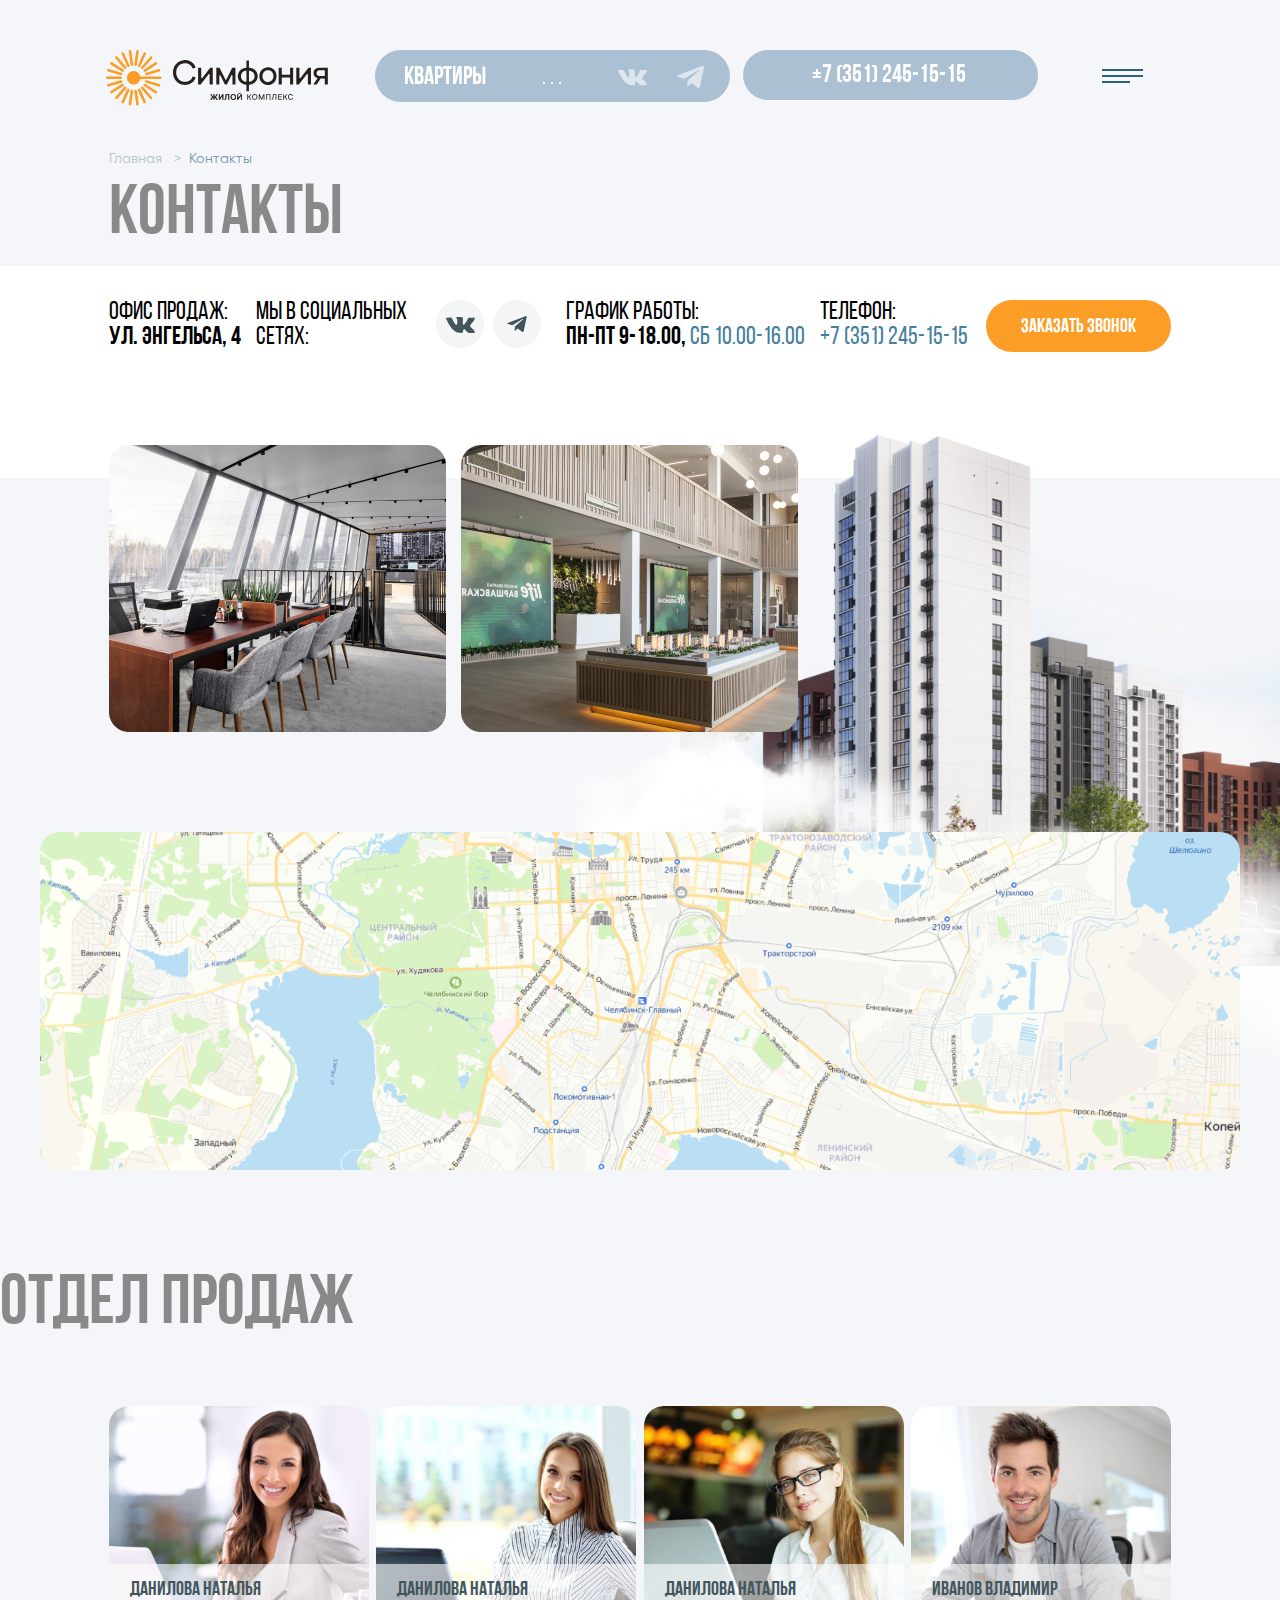
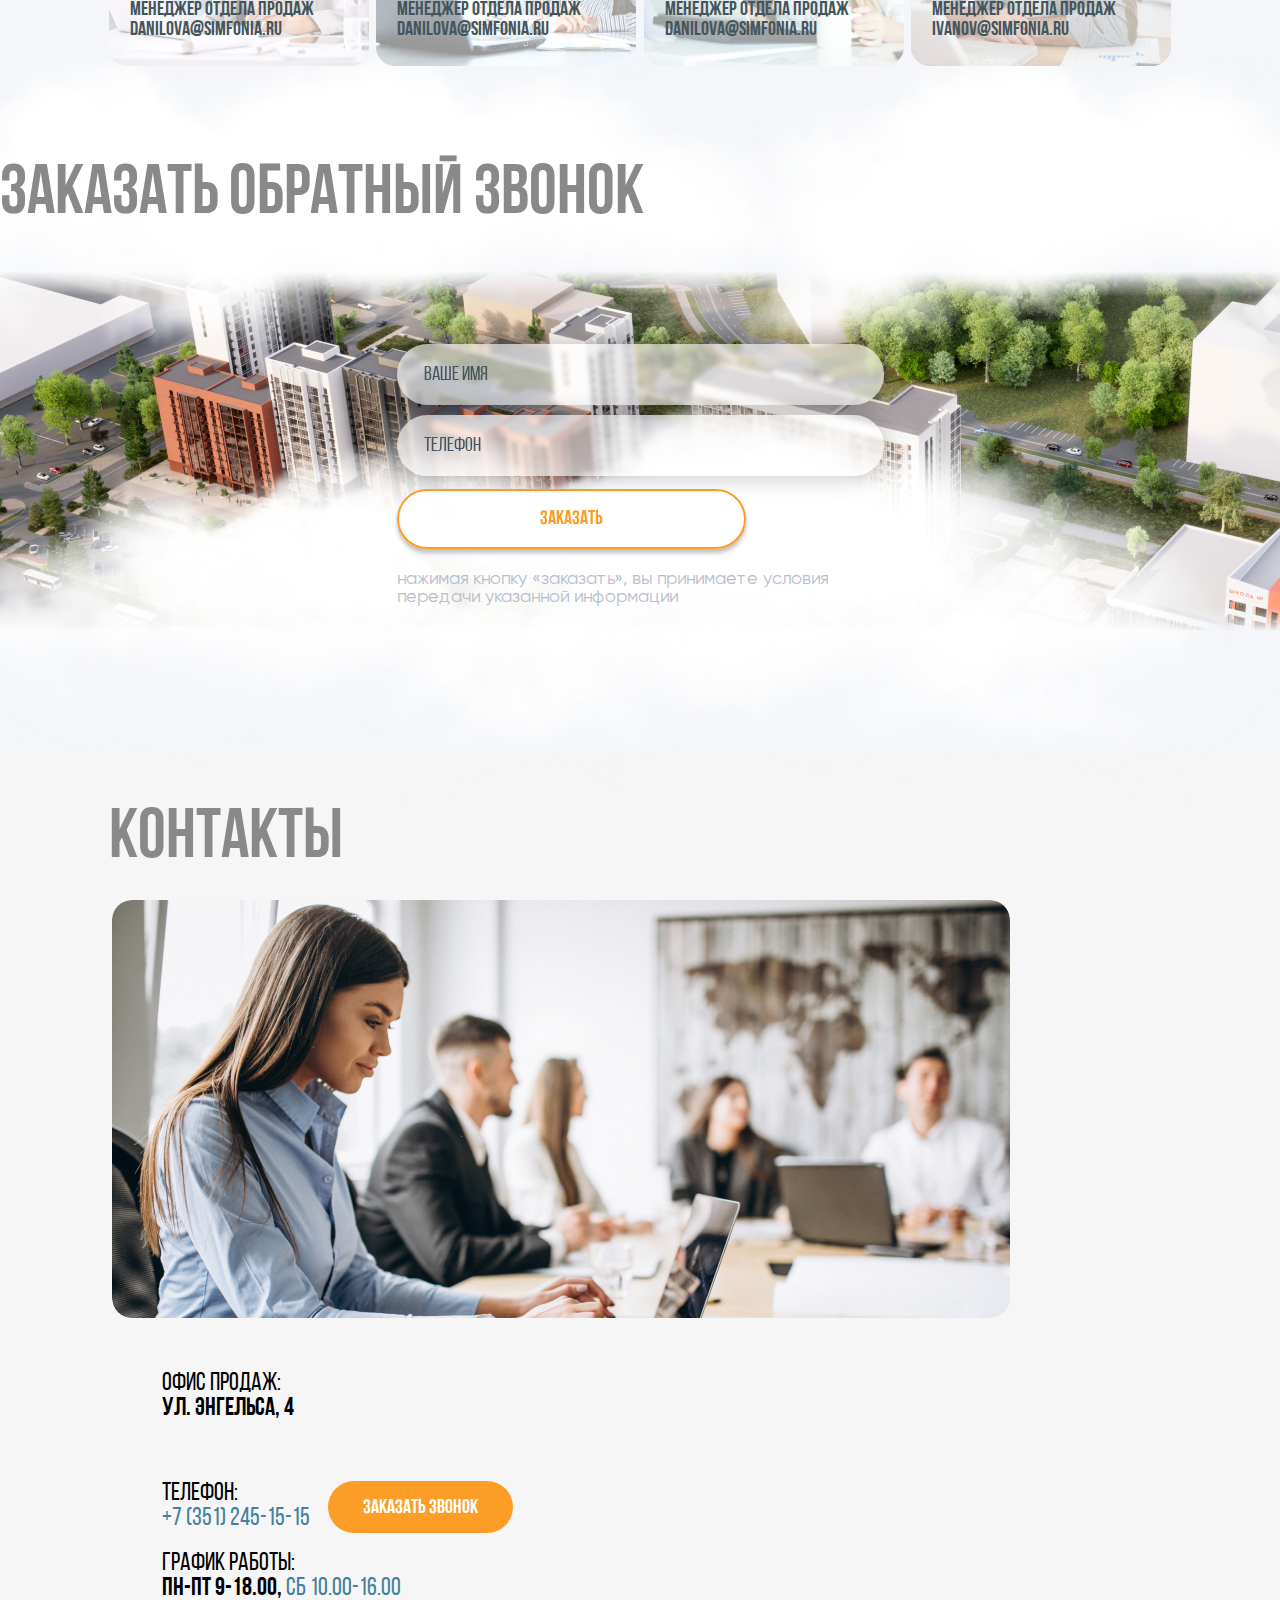
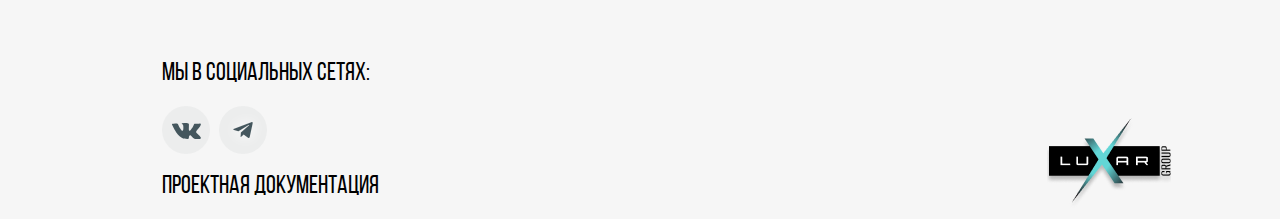
<file: contacts.html>
<!DOCTYPE html>
<html lang="ru">
<head>
    <meta charset="UTF-8">
    <meta name="viewport" content="width=device-width, initial-scale=1.0">
    <script src="https://ajax.googleapis.com/ajax/libs/jquery/1.11.0/jquery.min.js"></script>
    <script src="https://cdn.jsdelivr.net/npm/@fancyapps/ui@5.0/dist/fancybox/fancybox.umd.js"></script>
    <script src="scripts/jquery.inputmask.min.js"></script>
    <script src="scripts/contacts.js"></script>

    <link rel="stylesheet" href="https://cdn.jsdelivr.net/npm/@fancyapps/ui@5.0/dist/fancybox/fancybox.css"/>
    <link rel="stylesheet" href="styles/style.css">
    
    <title>Контакты</title>
</head>
<body>
    <header class="header header-inner">
        <div class="header__wrapper">
            <a href="index.html"><img src="imgs/svg/header-logo.svg" alt="Симфония" class="header__logo"></a>
            <div class="header__menu">
                <nav class="header__nav">
                    <a href="select-apartment.html" class="header__nav__element">Квартиры</a>
                    <a href="#" class="header__nav__element">Ипотека</a>
                    <a href="news.html" class="header__nav__element">Новости</a>
                    <a href="building-progress.html" class="header__nav__element">Ход строительства</a>
                    <a href="#" class="header__nav__element">Контакты</a>
                </nav>
                <div class="header__nav__more-box">
                    <button class="header__nav__more active">. . .</button>
                    <div class="header__nav_hidden"></div>
                </div>
                <div class="header__socials">
                    <a href="#" class="header__socials__element header__socials__element_vk">
                        <svg width="29" height="17" viewBox="0 0 29 17" fill="none" xmlns="http://www.w3.org/2000/svg">
                            <path fill-rule="evenodd" clip-rule="evenodd" d="M9.56001 1.44354C9.94563 1.62636 10.8453 1.53123 11.1684 2.64587C11.4596 3.64994 11.4476 6.05117 11.2226 7.16886C10.6004 10.2596 7.97397 5.37118 7.32556 4.29734C6.98988 3.74126 6.40586 2.47297 6.14634 1.85417C5.69864 0.786426 4.62528 1.01385 3.34599 1.01385C2.86475 1.01385 2.53986 1.05789 2.0858 1.05694C1.3753 1.05522 0 0.919299 0 1.57241C0 2.07206 0.28632 2.57134 0.506893 3.00465L1.69536 5.35269C1.90302 5.7473 2.09351 6.14287 2.32816 6.53157L2.97387 7.6546C4.67444 10.4312 6.71763 13.688 9.77731 15.1923C12.0964 16.3325 13.1879 16.3094 15.7306 16.3094C16.1265 16.3094 16.6237 16.0963 16.7612 15.8246C16.929 15.4933 16.9118 14.945 16.9484 14.5058C17.0381 13.436 17.5637 12.0239 18.8343 12.8969C19.4362 13.3105 20.1677 14.274 20.7171 14.8163C21.0148 15.1101 21.3749 15.4948 21.7092 15.7259C21.8805 15.8443 22.1639 16.0151 22.3409 16.0896C23.3915 16.5319 24.5981 16.309 25.8992 16.3094C26.6212 16.3096 27.8799 16.4274 28.4886 16.0339C29.4536 15.41 28.4886 14.295 27.9416 13.6026C27.629 13.2072 26.4234 11.9444 25.9965 11.5727C23.2022 9.13983 23.7613 9.53425 26.6565 5.71547C27.2639 4.91423 28.8975 2.81478 28.8975 1.70128C28.8975 1.11756 28.2719 1.06761 27.8035 1.01843C27.5627 0.993265 27.4958 1.05541 27.248 1.05846C26.4784 1.06799 22.9733 0.975154 22.5349 1.12461C22.2516 1.22126 22.0906 1.50931 21.9755 1.77467C21.3242 3.2742 20.8802 4.30687 19.9462 5.69755C19.5681 6.26049 18.3571 8.14605 17.5992 8.14605C17.0562 8.14605 16.8605 7.07679 16.8605 6.55635C16.8605 4.9779 16.9475 3.53785 16.9475 2.0021C16.9475 1.67516 16.8759 1.3324 16.7672 1.10612C16.2923 0.11749 13.7062 0.326426 12.515 0.326426C11.6547 0.326426 10.2676 0.414499 9.732 1.09792C9.6487 1.20449 9.57544 1.26149 9.56001 1.44354Z" fill="white" fill-opacity="0.6"/>
                        </svg>                        
                    </a>
                    <a href="#" class="header__socials__element header__socials__element_tg">
                        <svg width="27" height="22" viewBox="0 0 27 22" fill="none" xmlns="http://www.w3.org/2000/svg">
                            <path d="M10.5946 14.4995L10.1479 20.6418C10.787 20.6418 11.0637 20.3734 11.3956 20.0511L14.3915 17.2517L20.5994 21.6967C21.738 22.3171 22.5401 21.9904 22.8472 20.6726L26.9221 2.00354L26.9232 2.00244C27.2844 0.356844 26.3146 -0.286652 25.2053 0.117045L1.25348 9.0831C-0.381184 9.7035 -0.356434 10.5945 0.975599 10.9982L7.09912 12.8605L21.3228 4.15842C21.9922 3.72503 22.6009 3.96483 22.1002 4.39822L10.5946 14.4995Z" fill="white" fill-opacity="0.6"></path>
                        </svg>                    
                    </a>
                </div>
            </div>
            <a href="tel:+73512451515" class="header__button">+7 (351) 245-15-15</a>
            <button class="header__burger-button">
                <svg width="41" height="14" viewBox="0 0 41 14" fill="none" xmlns="http://www.w3.org/2000/svg">
                    <path d="M0 0H41V2H0V0Z" fill="#306079"/>
                    <path d="M0 6H41V8H0V6Z" fill="#306079"/>
                    <path d="M0 12H28V14H0V12Z" fill="#306079"/>
                </svg>                
            </button>
        </div>
    </header>
    <div class="burger">
        <div class="burger__space"></div>
        <div class="burger__content">
            <button class="burger__close-button">
                <svg width="26" height="26" viewBox="0 0 26 26" fill="none" xmlns="http://www.w3.org/2000/svg">
                    <path d="M24.6596 0.230044C24.9662 -0.0765937 25.4634 -0.0765935 25.77 0.230044C26.0767 0.536682 26.0767 1.03384 25.77 1.34048L1.34042 25.77C1.03378 26.0767 0.536618 26.0767 0.229979 25.77C-0.0766597 25.4634 -0.0766597 24.9662 0.229979 24.6596L24.6596 0.230044Z" fill="#6B6B6B"/>
                    <path d="M24.6596 25.77C24.9662 26.0766 25.4634 26.0766 25.77 25.77C26.0767 25.4633 26.0767 24.9662 25.77 24.6595L1.34042 0.229978C1.03378 -0.0766595 0.536618 -0.0766594 0.229979 0.229978C-0.0766597 0.536616 -0.0766597 1.03377 0.229979 1.34041L24.6596 25.77Z" fill="#6B6B6B"/>
                </svg>  
            </button>
            <nav class="burger__nav">
                <a href="select-apartment.html" class="burger__nav__element">Квартиры</a>
                <a href="#" class="burger__nav__element">Ипотека</a>
                <a href="news.html" class="burger__nav__element">Новости</a>
                <a href="building-progress.html" class="burger__nav__element">Ход строительства</a>
                <a href="#" class="burger__nav__element">Контакты</a>
                <a href="#" class="burger__nav__element">Проектная документация</a>
            </nav>
            <p class="footer__text">Офис продаж:<br><b>ул. Ленина корпус 2 оф.360</b></p>
            <div class="footer__tel-box">
                <p class="footer__text">Телефон:<br><span>+7 (351) 245-15-15</span></p>
                <a href="tel:+73512451515" class="footer__call-button">Заказать звонок</a>
            </div>
            <p class="footer__text">график работы:<br><b>пн-пт 9-18.00,</b> <span>Сб 10.00-16.00</span></p>
            <div class="footer__socials">
                <p class="footer__text">Мы в социальных сетях:</p>
                <div>
                    <a href="#" class="footer__socials__element footer__socials__element_vk">
                        <svg width="30" height="17" viewBox="0 0 30 17" fill="none" xmlns="http://www.w3.org/2000/svg">
                            <path fill-rule="evenodd" clip-rule="evenodd" d="M10.5389 2.04669C10.9245 2.22951 11.8242 2.13438 12.1473 3.24902C12.4384 4.25309 12.4265 6.65432 12.2015 7.77201C11.5793 10.8628 8.95285 5.97433 8.30444 4.90049C7.96876 4.34441 7.38474 3.07612 7.12522 2.45732C6.67752 1.38958 5.60416 1.617 4.32488 1.617C3.84363 1.617 3.51875 1.66104 3.06468 1.66009C2.35418 1.65837 0.978882 1.52245 0.978882 2.17556C0.978882 2.67521 1.2652 3.17448 1.48577 3.6078L2.67424 5.95584C2.8819 6.35045 3.07239 6.74602 3.30704 7.13472L3.95276 8.25775C5.65333 11.0343 7.69651 14.2911 10.7562 15.7954C13.0753 16.9356 14.1668 16.9125 16.7095 16.9125C17.1054 16.9125 17.6026 16.6994 17.7401 16.4278C17.9078 16.0964 17.8907 15.5482 17.9273 15.109C18.017 14.0391 18.5426 12.6271 19.8132 13.5C20.4151 13.9137 21.1466 14.8771 21.6959 15.4195C21.9936 15.7133 22.3538 16.098 22.6881 16.329C22.8593 16.4474 23.1428 16.6182 23.3198 16.6927C24.3704 17.135 25.577 16.9122 26.878 16.9125C27.6001 16.9127 28.8588 17.0306 29.4675 16.6371C30.4325 16.0131 29.4675 14.8981 28.9205 14.2057C28.6079 13.8104 27.4023 12.5476 26.9754 12.1759C24.181 9.74298 24.7402 10.1374 27.6354 6.31862C28.2427 5.51738 29.8764 3.41792 29.8764 2.30443C29.8764 1.72071 29.2507 1.67076 28.7824 1.62158C28.5416 1.59641 28.4747 1.65856 28.2269 1.66161C27.4572 1.67114 23.9522 1.5783 23.5137 1.72776C23.2305 1.82441 23.0695 2.11246 22.9544 2.37782C22.3031 3.87735 21.8591 4.91002 20.9251 6.3007C20.547 6.86364 19.336 8.7492 18.578 8.7492C18.0351 8.7492 17.8394 7.67994 17.8394 7.1595C17.8394 5.58105 17.9263 4.141 17.9263 2.60525C17.9263 2.27831 17.8548 1.93555 17.7461 1.70927C17.2712 0.72064 14.685 0.929575 13.4939 0.929575C12.6336 0.929575 11.2465 1.01765 10.7109 1.70107C10.6276 1.80764 10.5543 1.86464 10.5389 2.04669Z" fill="#44565D"/>
                        </svg>                                    
                    </a>
                    <a href="#" class="footer__socials__element footer__socials__element_tg">
                        <svg width="67" height="62" viewBox="0 0 67 62" fill="none" xmlns="http://www.w3.org/2000/svg">
                            <g filter="url(#filter0_d_1495_4)">
                                <path d="M30.5946 34.4995L30.1479 40.6418C30.787 40.6418 31.0637 40.3734 31.3956 40.0511L34.3915 37.2517L40.5994 41.6967C41.738 42.3171 42.5401 41.9904 42.8472 40.6726L46.9221 22.0035L46.9232 22.0024C47.2844 20.3568 46.3146 19.7133 45.2053 20.117L21.2535 29.0831C19.6188 29.7035 19.6436 30.5945 20.9756 30.9982L27.0991 32.8605L41.3228 24.1584C41.9922 23.725 42.6009 23.9648 42.1002 24.3982L30.5946 34.4995Z" fill="#44565D"></path>
                            </g>
                            <defs>
                                <filter id="filter0_d_1495_4" x="0" y="0" width="67" height="62" filterUnits="userSpaceOnUse" color-interpolation-filters="sRGB">
                                    <feFlood flood-opacity="0" result="BackgroundImageFix"></feFlood>
                                    <feColorMatrix in="SourceAlpha" type="matrix" values="0 0 0 0 0 0 0 0 0 0 0 0 0 0 0 0 0 0 127 0" result="hardAlpha"></feColorMatrix>
                                    <feOffset></feOffset>
                                    <feGaussianBlur stdDeviation="10"></feGaussianBlur>
                                    <feComposite in2="hardAlpha" operator="out"></feComposite>
                                    <feColorMatrix type="matrix" values="0 0 0 0 1 0 0 0 0 1 0 0 0 0 1 0 0 0 1 0"></feColorMatrix>
                                    <feBlend mode="normal" in2="BackgroundImageFix" result="effect1_dropShadow_1495_4"></feBlend>
                                    <feBlend mode="normal" in="SourceGraphic" in2="effect1_dropShadow_1495_4" result="shape"></feBlend>
                                </filter>
                            </defs>
                        </svg>                                 
                    </a>
                </div>
            </div>
        </div>
    </div>
    <div class="up up-invisible">
        <img src="imgs/svg/up.svg" alt="up">
    </div>
    <div class="nav-chain">
        <a class="nav-chain__back" href="/">Главная   >  </a><a class="nav-chain__select" href="#">Контакты</a>
    </div>
    <section class="contacts">
        <h1 class="section-title contacts__title">Контакты</h1>
        <div class="footer__content contacts__menu">
            <div class="contacts__menu__address">
                <p class="footer__text contacts__menu__text">Офис продаж:<br><b>ул. Энгельса, 4</b></p>
            </div>
            <div class="footer__socials contacts__menu__socials">
                <p class="footer__text contacts__menu__text">Мы в социальных сетях:</p>
                <div>
                    <a href="#" class="footer__socials__element footer__socials__element_vk">
                        <svg width="30" height="17" viewBox="0 0 30 17" fill="none" xmlns="http://www.w3.org/2000/svg">
                            <path fill-rule="evenodd" clip-rule="evenodd" d="M10.5389 2.04669C10.9245 2.22951 11.8242 2.13438 12.1473 3.24902C12.4384 4.25309 12.4265 6.65432 12.2015 7.77201C11.5793 10.8628 8.95285 5.97433 8.30444 4.90049C7.96876 4.34441 7.38474 3.07612 7.12522 2.45732C6.67752 1.38958 5.60416 1.617 4.32488 1.617C3.84363 1.617 3.51875 1.66104 3.06468 1.66009C2.35418 1.65837 0.978882 1.52245 0.978882 2.17556C0.978882 2.67521 1.2652 3.17448 1.48577 3.6078L2.67424 5.95584C2.8819 6.35045 3.07239 6.74602 3.30704 7.13472L3.95276 8.25775C5.65333 11.0343 7.69651 14.2911 10.7562 15.7954C13.0753 16.9356 14.1668 16.9125 16.7095 16.9125C17.1054 16.9125 17.6026 16.6994 17.7401 16.4278C17.9078 16.0964 17.8907 15.5482 17.9273 15.109C18.017 14.0391 18.5426 12.6271 19.8132 13.5C20.4151 13.9137 21.1466 14.8771 21.6959 15.4195C21.9936 15.7133 22.3538 16.098 22.6881 16.329C22.8593 16.4474 23.1428 16.6182 23.3198 16.6927C24.3704 17.135 25.577 16.9122 26.878 16.9125C27.6001 16.9127 28.8588 17.0306 29.4675 16.6371C30.4325 16.0131 29.4675 14.8981 28.9205 14.2057C28.6079 13.8104 27.4023 12.5476 26.9754 12.1759C24.181 9.74298 24.7402 10.1374 27.6354 6.31862C28.2427 5.51738 29.8764 3.41792 29.8764 2.30443C29.8764 1.72071 29.2507 1.67076 28.7824 1.62158C28.5416 1.59641 28.4747 1.65856 28.2269 1.66161C27.4572 1.67114 23.9522 1.5783 23.5137 1.72776C23.2305 1.82441 23.0695 2.11246 22.9544 2.37782C22.3031 3.87735 21.8591 4.91002 20.9251 6.3007C20.547 6.86364 19.336 8.7492 18.578 8.7492C18.0351 8.7492 17.8394 7.67994 17.8394 7.1595C17.8394 5.58105 17.9263 4.141 17.9263 2.60525C17.9263 2.27831 17.8548 1.93555 17.7461 1.70927C17.2712 0.72064 14.685 0.929575 13.4939 0.929575C12.6336 0.929575 11.2465 1.01765 10.7109 1.70107C10.6276 1.80764 10.5543 1.86464 10.5389 2.04669Z" fill="#44565D"/>
                        </svg>                                    
                    </a>
                    <a href="#" class="footer__socials__element footer__socials__element_tg">
                        <svg width="67" height="62" viewBox="0 0 67 62" fill="none" xmlns="http://www.w3.org/2000/svg">
                            <g filter="url(#filter0_d_1495_4)">
                                <path d="M30.5946 34.4995L30.1479 40.6418C30.787 40.6418 31.0637 40.3734 31.3956 40.0511L34.3915 37.2517L40.5994 41.6967C41.738 42.3171 42.5401 41.9904 42.8472 40.6726L46.9221 22.0035L46.9232 22.0024C47.2844 20.3568 46.3146 19.7133 45.2053 20.117L21.2535 29.0831C19.6188 29.7035 19.6436 30.5945 20.9756 30.9982L27.0991 32.8605L41.3228 24.1584C41.9922 23.725 42.6009 23.9648 42.1002 24.3982L30.5946 34.4995Z" fill="#44565D"></path>
                            </g>
                            <defs>
                                <filter id="filter0_d_1495_4" x="0" y="0" width="67" height="62" filterUnits="userSpaceOnUse" color-interpolation-filters="sRGB">
                                    <feFlood flood-opacity="0" result="BackgroundImageFix"></feFlood>
                                    <feColorMatrix in="SourceAlpha" type="matrix" values="0 0 0 0 0 0 0 0 0 0 0 0 0 0 0 0 0 0 127 0" result="hardAlpha"></feColorMatrix>
                                    <feOffset></feOffset>
                                    <feGaussianBlur stdDeviation="10"></feGaussianBlur>
                                    <feComposite in2="hardAlpha" operator="out"></feComposite>
                                    <feColorMatrix type="matrix" values="0 0 0 0 1 0 0 0 0 1 0 0 0 0 1 0 0 0 1 0"></feColorMatrix>
                                    <feBlend mode="normal" in2="BackgroundImageFix" result="effect1_dropShadow_1495_4"></feBlend>
                                    <feBlend mode="normal" in="SourceGraphic" in2="effect1_dropShadow_1495_4" result="shape"></feBlend>
                                </filter>
                            </defs>
                        </svg>                                 
                    </a>
                </div>
            </div>
            <div class="contacts__menu__schedule">
                <p class="footer__text contacts__menu__text">график работы:<br><b>пн-пт 9-18.00,</b> <span>Сб 10.00-16.00</span></p>
            </div>
            <div class="footer__tel-box contacts__menu__tel-box">
                <p class="footer__text contacts__menu__text">Телефон:<br><span>+7 (351) 245-15-15</span></p>
                <a href="tel:+73512451515" class="footer__call-button">Заказать звонок</a>
            </div>
        </div>
        <img src="imgs/contacts-bg.png" alt="house" class="contacts__content__house">
        <div class="contacts__content">
            <div class="contacts__content__photos">
                <a href="imgs/contacts-photo-1.png" data-fancybox="photos">
                    <img src="imgs/contacts-photo-1.png" alt="photo" class="contacts__content__photo">
                </a>

                <img src="imgs/contacts-photo-2.png" alt="photo" class="contacts__content__photo" data-fancybox="photos">
            </div>
            <img src="imgs/contacts-map.png" alt="map" class="contacts__content__map">
            <div class="contacts__content__clouds">
                <img src="imgs/advantages-cloud-1.png" alt="cloud" class="contacts__content__cloud" loading="lazy">
                <img src="imgs/advantages-cloud-1.png" alt="cloud" class="contacts__content__cloud" loading="lazy">
                <img src="imgs/advantages-cloud-1.png" alt="cloud" class="contacts__content__cloud" loading="lazy">
            </div>
        </div>
    </section>
    <section class="sales-department">
        <h2 class="section-title sales-department__title">отдел продаж</h2>
        <div class="sales-department__content">
            <div class="sales-department__card">
                <div class="sales-department__card__text-box">
                    <p class="sales-department__card__text">данилова Наталья менеджер отдела продаж danilova@simfonia.ru</p>
                </div>
            </div>
            <div class="sales-department__card">
                <div class="sales-department__card__text-box">
                    <p class="sales-department__card__text">данилова Наталья менеджер отдела продаж danilova@simfonia.ru</p>
                </div>
            </div>
            <div class="sales-department__card">
                <div class="sales-department__card__text-box">
                    <p class="sales-department__card__text">данилова Наталья менеджер отдела продаж danilova@simfonia.ru</p>
                </div>
            </div>
            <div class="sales-department__card">
                <div class="sales-department__card__text-box">
                    <p class="sales-department__card__text">иванов владимир менеджер отдела продаж ivanov@simfonia.ru</p>
                </div>
            </div>
        </div>
    </section>
    <section class="album album_callback">
        <h2 class="section-title album__title album__title_callback">заказать обратный звонок</h2>
        <form action="#" class="album__form album__form_callback">
            <div class="album__form__content album__form__content_callback">
                <input class="album__input album__input_email" type="text" placeholder="ваше имя">
                <input class="album__input album__input_tel" type="tel" placeholder="телефон">
                <button class="album__form__button">заказать</button>
                <p class="album__form__warning album__form__warning_callback">нажимая кнопку «заказать», вы принимаете условия передачи указанной информации</p>
            </div>
        </form>
        <div class="album__desktop album__desktop_callback">
            <img src="imgs/advantages-cloud-1.png" alt="cloud" class="album__desktop__cloud">
            <img src="imgs/advantages-cloud-1.png" alt="cloud" class="album__desktop__cloud">
            <img src="imgs/advantages-cloud-1.png" alt="cloud" class="album__desktop__cloud">
            <img src="imgs/advantages-cloud-1.png" alt="cloud" class="album__desktop__cloud">
            <img src="imgs/advantages-cloud-1.png" alt="cloud" class="album__desktop__cloud">
            <img src="imgs/advantages-cloud-2.png" alt="cloud" class="album__desktop__cloud">
            <img src="imgs/advantages-cloud-1.png" alt="cloud" class="album__desktop__cloud">
            <img src="imgs/advantages-cloud-2.png" alt="cloud" class="album__desktop__cloud">
        </div>
    </section>
    <footer class="footer">
        <div class="footer__wrapper">
            <h2 class="section-title footer__title">Контакты</h2>
            <div>
                <div>
                    <img src="imgs/footer-img.png" alt="img" class="footer__img" loading="lazy">
                </div>
                <div class="footer__content">
                    <p class="footer__text">Офис продаж:<br><b>ул. Энгельса, 4</b></p>
                    <div class="footer__tel-box">
                        <p class="footer__text">Телефон:<br><span>+7 (351) 245-15-15</span></p>
                        <a href="tel:+73512451515" class="footer__call-button">Заказать звонок</a>
                    </div>
                    <p class="footer__text">график работы:<br><b>пн-пт 9-18.00,</b> <span>Сб 10.00-16.00</span></p>
                    <div class="footer__socials">
                        <p class="footer__text">Мы в социальных сетях:</p>
                        <div>
                            <a href="#" class="footer__socials__element footer__socials__element_vk">
                                <svg width="30" height="17" viewBox="0 0 30 17" fill="none" xmlns="http://www.w3.org/2000/svg">
                                    <path fill-rule="evenodd" clip-rule="evenodd" d="M10.5389 2.04669C10.9245 2.22951 11.8242 2.13438 12.1473 3.24902C12.4384 4.25309 12.4265 6.65432 12.2015 7.77201C11.5793 10.8628 8.95285 5.97433 8.30444 4.90049C7.96876 4.34441 7.38474 3.07612 7.12522 2.45732C6.67752 1.38958 5.60416 1.617 4.32488 1.617C3.84363 1.617 3.51875 1.66104 3.06468 1.66009C2.35418 1.65837 0.978882 1.52245 0.978882 2.17556C0.978882 2.67521 1.2652 3.17448 1.48577 3.6078L2.67424 5.95584C2.8819 6.35045 3.07239 6.74602 3.30704 7.13472L3.95276 8.25775C5.65333 11.0343 7.69651 14.2911 10.7562 15.7954C13.0753 16.9356 14.1668 16.9125 16.7095 16.9125C17.1054 16.9125 17.6026 16.6994 17.7401 16.4278C17.9078 16.0964 17.8907 15.5482 17.9273 15.109C18.017 14.0391 18.5426 12.6271 19.8132 13.5C20.4151 13.9137 21.1466 14.8771 21.6959 15.4195C21.9936 15.7133 22.3538 16.098 22.6881 16.329C22.8593 16.4474 23.1428 16.6182 23.3198 16.6927C24.3704 17.135 25.577 16.9122 26.878 16.9125C27.6001 16.9127 28.8588 17.0306 29.4675 16.6371C30.4325 16.0131 29.4675 14.8981 28.9205 14.2057C28.6079 13.8104 27.4023 12.5476 26.9754 12.1759C24.181 9.74298 24.7402 10.1374 27.6354 6.31862C28.2427 5.51738 29.8764 3.41792 29.8764 2.30443C29.8764 1.72071 29.2507 1.67076 28.7824 1.62158C28.5416 1.59641 28.4747 1.65856 28.2269 1.66161C27.4572 1.67114 23.9522 1.5783 23.5137 1.72776C23.2305 1.82441 23.0695 2.11246 22.9544 2.37782C22.3031 3.87735 21.8591 4.91002 20.9251 6.3007C20.547 6.86364 19.336 8.7492 18.578 8.7492C18.0351 8.7492 17.8394 7.67994 17.8394 7.1595C17.8394 5.58105 17.9263 4.141 17.9263 2.60525C17.9263 2.27831 17.8548 1.93555 17.7461 1.70927C17.2712 0.72064 14.685 0.929575 13.4939 0.929575C12.6336 0.929575 11.2465 1.01765 10.7109 1.70107C10.6276 1.80764 10.5543 1.86464 10.5389 2.04669Z" fill="#44565D"/>
                                </svg>                                    
                            </a>
                            <a href="#" class="footer__socials__element footer__socials__element_tg">
                                <svg width="67" height="62" viewBox="0 0 67 62" fill="none" xmlns="http://www.w3.org/2000/svg">
                                    <g filter="url(#filter0_d_1495_4)">
                                        <path d="M30.5946 34.4995L30.1479 40.6418C30.787 40.6418 31.0637 40.3734 31.3956 40.0511L34.3915 37.2517L40.5994 41.6967C41.738 42.3171 42.5401 41.9904 42.8472 40.6726L46.9221 22.0035L46.9232 22.0024C47.2844 20.3568 46.3146 19.7133 45.2053 20.117L21.2535 29.0831C19.6188 29.7035 19.6436 30.5945 20.9756 30.9982L27.0991 32.8605L41.3228 24.1584C41.9922 23.725 42.6009 23.9648 42.1002 24.3982L30.5946 34.4995Z" fill="#44565D"></path>
                                    </g>
                                    <defs>
                                        <filter id="filter0_d_1495_4" x="0" y="0" width="67" height="62" filterUnits="userSpaceOnUse" color-interpolation-filters="sRGB">
                                            <feFlood flood-opacity="0" result="BackgroundImageFix"></feFlood>
                                            <feColorMatrix in="SourceAlpha" type="matrix" values="0 0 0 0 0 0 0 0 0 0 0 0 0 0 0 0 0 0 127 0" result="hardAlpha"></feColorMatrix>
                                            <feOffset></feOffset>
                                            <feGaussianBlur stdDeviation="10"></feGaussianBlur>
                                            <feComposite in2="hardAlpha" operator="out"></feComposite>
                                            <feColorMatrix type="matrix" values="0 0 0 0 1 0 0 0 0 1 0 0 0 0 1 0 0 0 1 0"></feColorMatrix>
                                            <feBlend mode="normal" in2="BackgroundImageFix" result="effect1_dropShadow_1495_4"></feBlend>
                                            <feBlend mode="normal" in="SourceGraphic" in2="effect1_dropShadow_1495_4" result="shape"></feBlend>
                                        </filter>
                                    </defs>
                                </svg>                                 
                            </a>
                        </div>
                    </div>
                    <p class="footer__text">Проектная документация</p>
                </div>
                <a href="https://luxar.group/" target="_blank" class="footer__logo">
                    <img src="imgs/luxargroup-logo.png" alt="luxargroup" loading="lazy">
                </a>
            </div>
        </div>
    </footer>
</body>
</html>
</file>
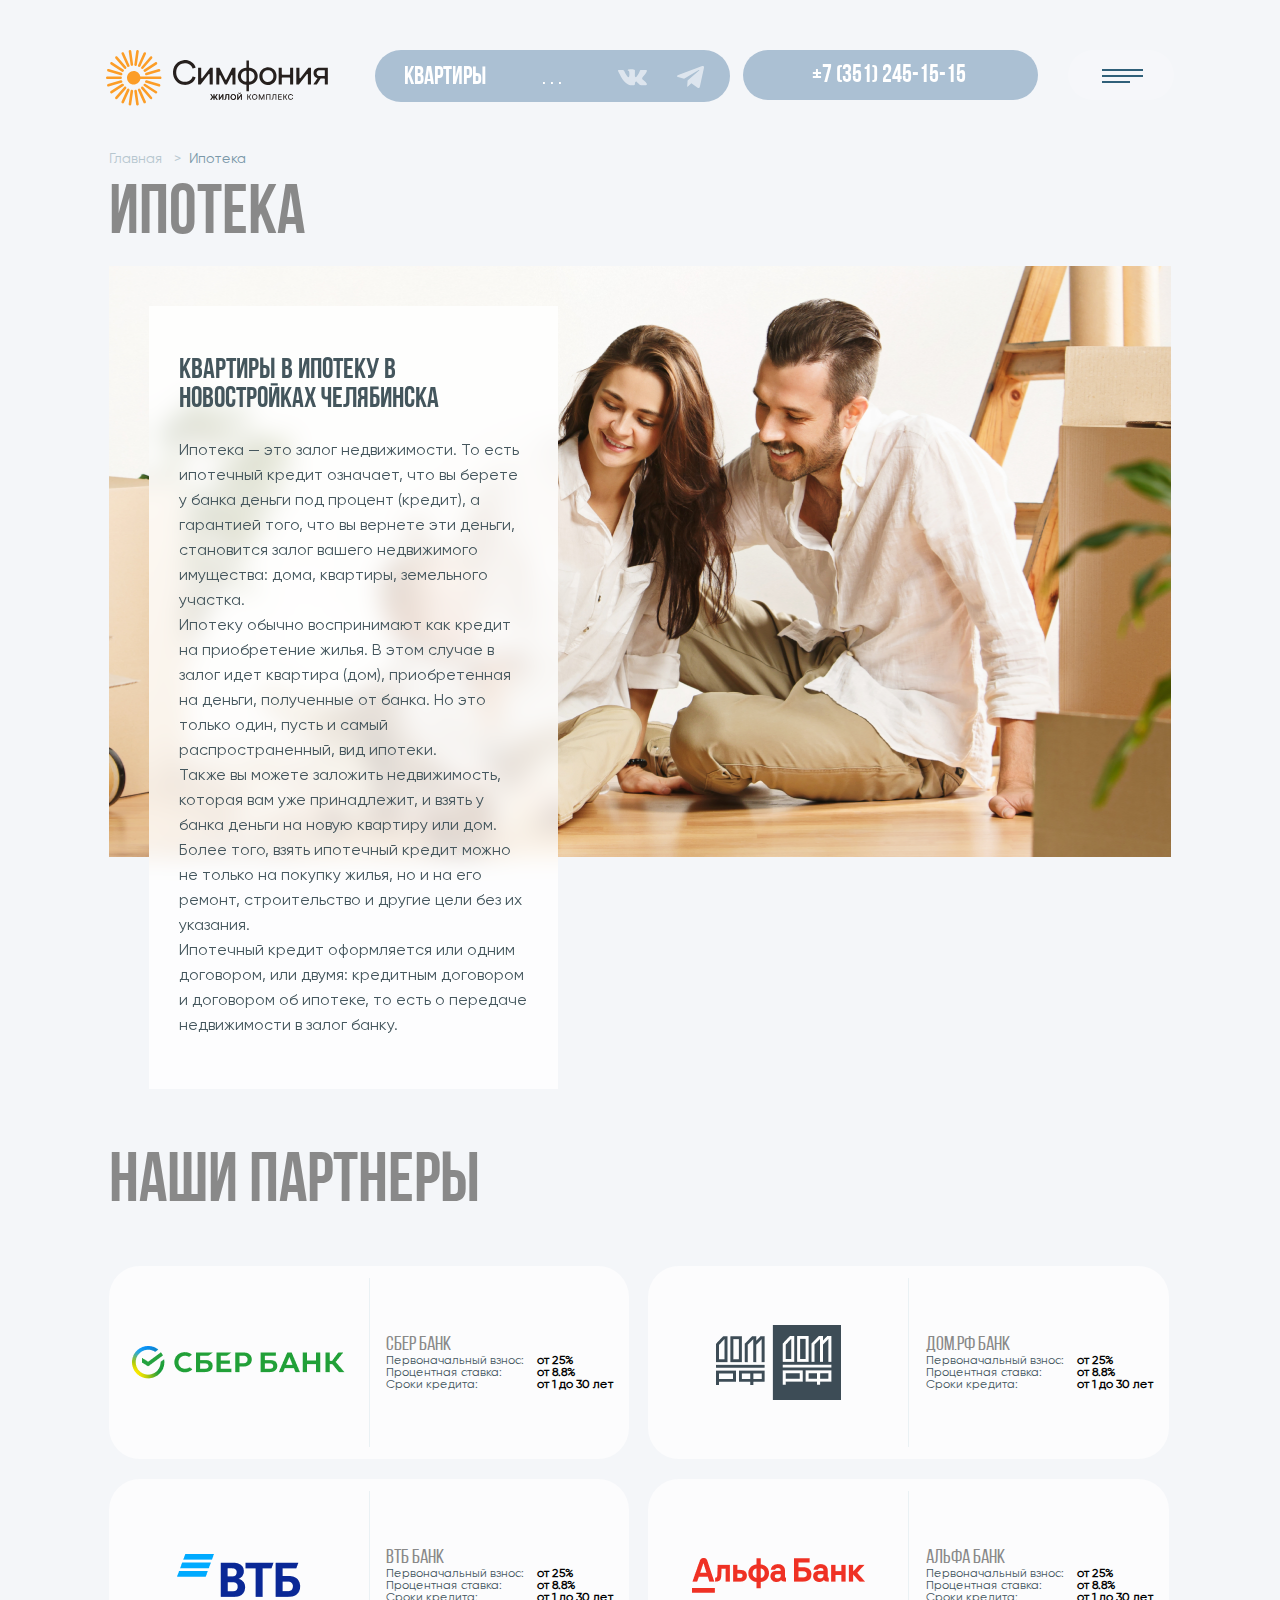
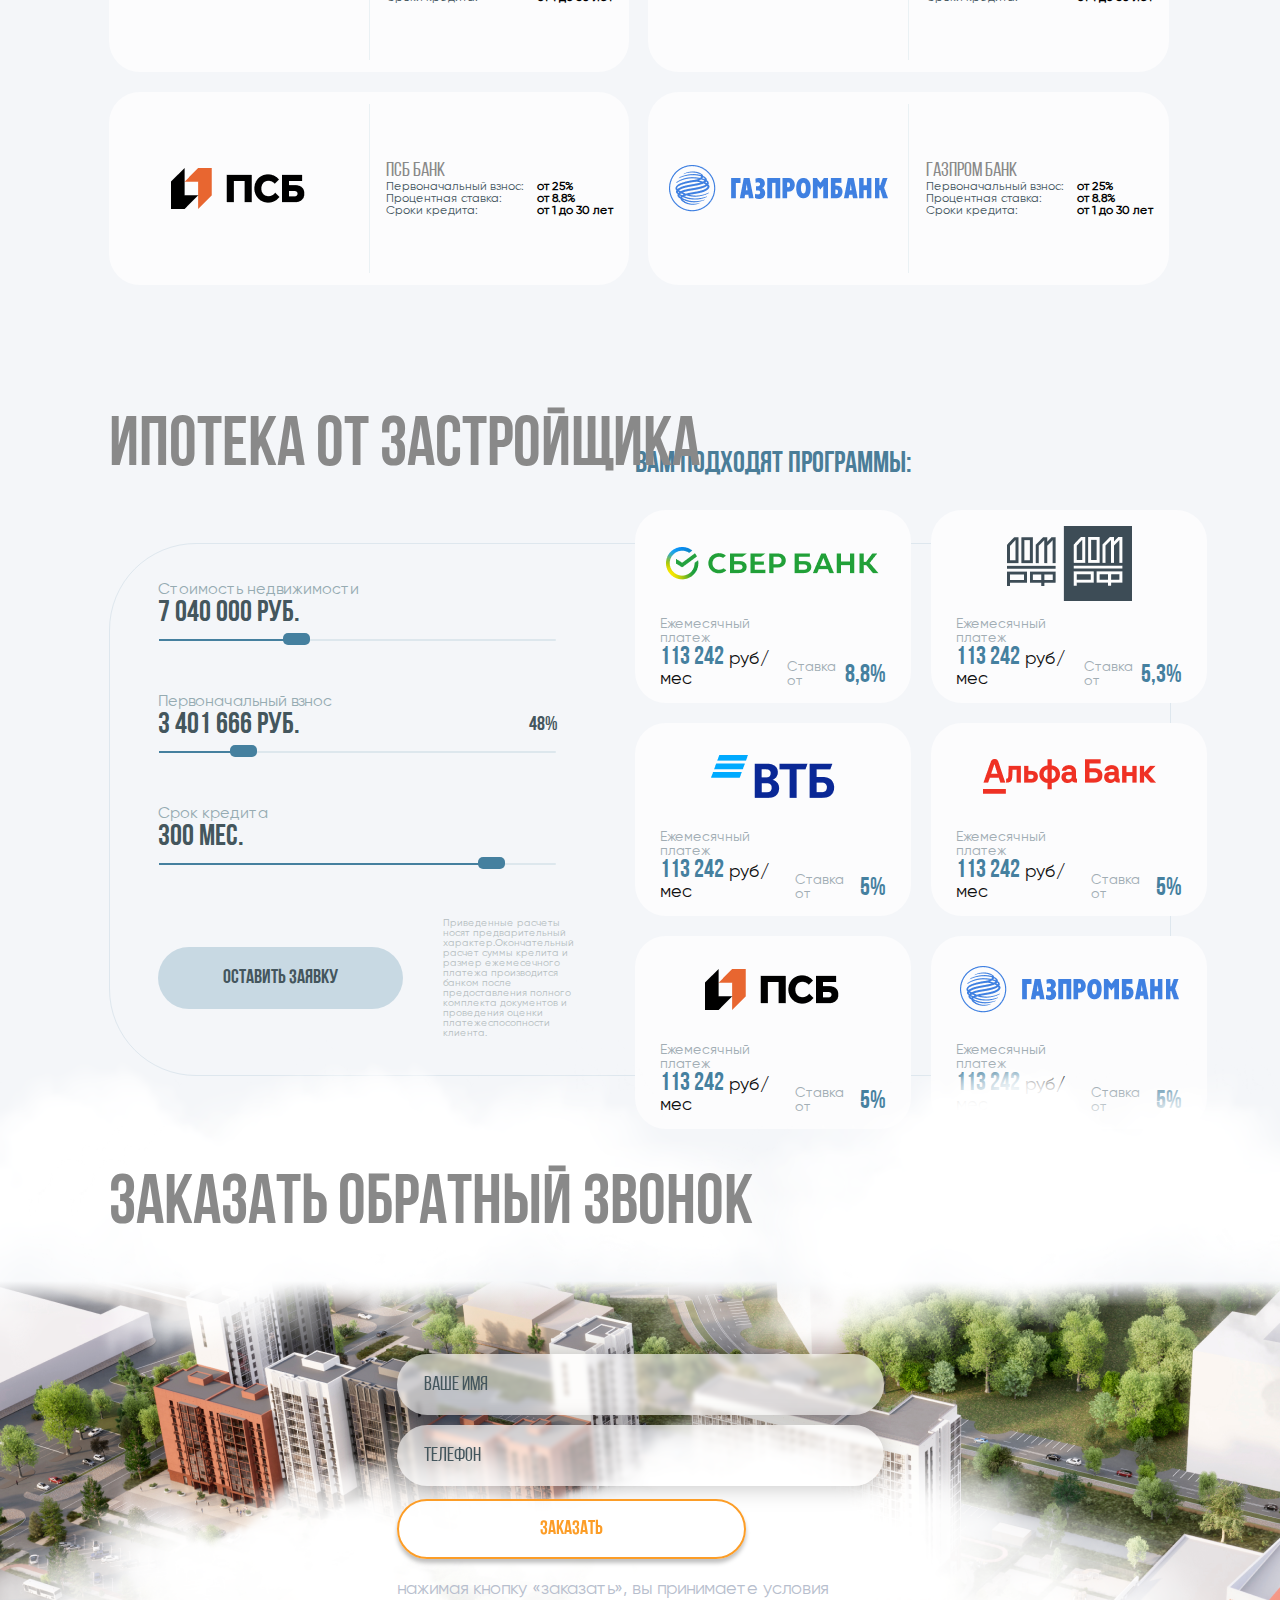
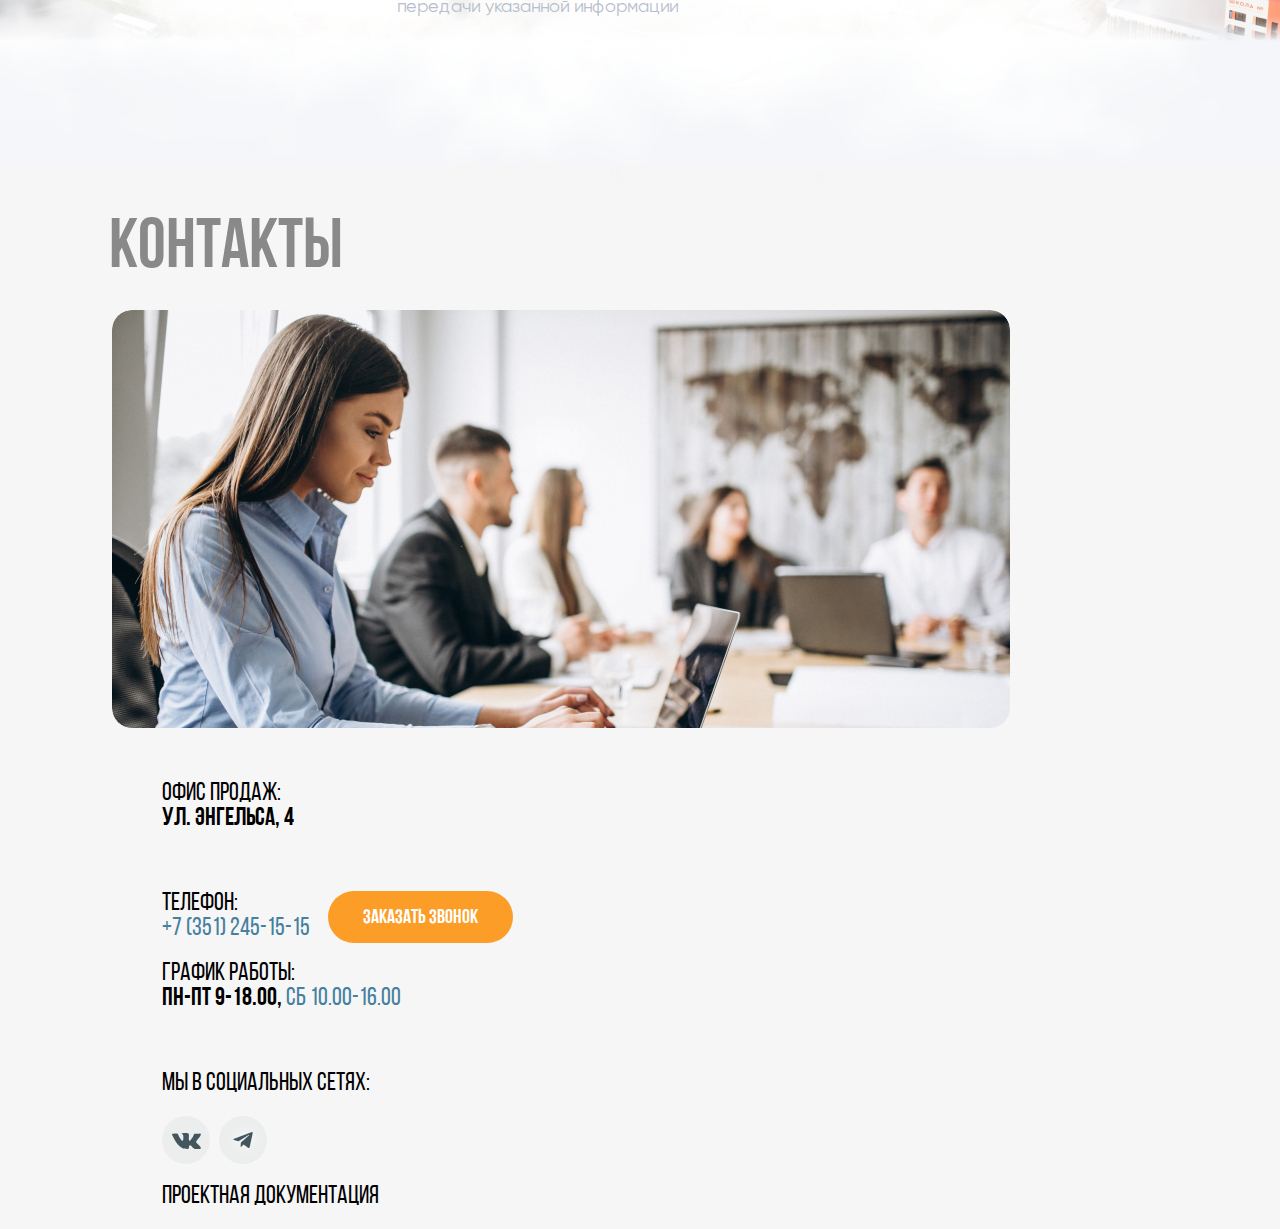
<file: ipoteka.html>
<!DOCTYPE html>
<html lang="ru">
<head>
    <meta charset="UTF-8">
    <meta name="viewport" content="width=device-width, initial-scale=1.0">
    <script src="https://ajax.googleapis.com/ajax/libs/jquery/1.11.0/jquery.min.js"></script>
    <script src="scripts/jquery-ui.min.js"></script>
    <script src="scripts/ipoteka.js"></script>

    <link rel="stylesheet" href="scripts/jquery-ui.min.css">
    <link rel="stylesheet" href="styles/style.css">

    <title>Ипотека</title>
</head>
<body>
    <header class="header header-inner">
        <div class="header__wrapper">
            <a href="index.html"><img src="imgs/svg/header-logo.svg" alt="Симфония" class="header__logo"></a>
            <div class="header__menu">
                <nav class="header__nav">
                    <a href="select-apartment.html" class="header__nav__element">Квартиры</a>
                    <a href="#" class="header__nav__element">Ипотека</a>
                    <a href="news.html" class="header__nav__element">Новости</a>
                    <a href="building-progress.html" class="header__nav__element">Ход строительства</a>
                    <a href="#" class="header__nav__element">Контакты</a>
                </nav>
                <div class="header__nav__more-box">
                    <button class="header__nav__more active">. . .</button>
                    <div class="header__nav_hidden"></div>
                </div>
                <div class="header__socials">
                    <a href="#" class="header__socials__element header__socials__element_vk">
                        <svg width="29" height="17" viewBox="0 0 29 17" fill="none" xmlns="http://www.w3.org/2000/svg">
                            <path fill-rule="evenodd" clip-rule="evenodd" d="M9.56001 1.44354C9.94563 1.62636 10.8453 1.53123 11.1684 2.64587C11.4596 3.64994 11.4476 6.05117 11.2226 7.16886C10.6004 10.2596 7.97397 5.37118 7.32556 4.29734C6.98988 3.74126 6.40586 2.47297 6.14634 1.85417C5.69864 0.786426 4.62528 1.01385 3.34599 1.01385C2.86475 1.01385 2.53986 1.05789 2.0858 1.05694C1.3753 1.05522 0 0.919299 0 1.57241C0 2.07206 0.28632 2.57134 0.506893 3.00465L1.69536 5.35269C1.90302 5.7473 2.09351 6.14287 2.32816 6.53157L2.97387 7.6546C4.67444 10.4312 6.71763 13.688 9.77731 15.1923C12.0964 16.3325 13.1879 16.3094 15.7306 16.3094C16.1265 16.3094 16.6237 16.0963 16.7612 15.8246C16.929 15.4933 16.9118 14.945 16.9484 14.5058C17.0381 13.436 17.5637 12.0239 18.8343 12.8969C19.4362 13.3105 20.1677 14.274 20.7171 14.8163C21.0148 15.1101 21.3749 15.4948 21.7092 15.7259C21.8805 15.8443 22.1639 16.0151 22.3409 16.0896C23.3915 16.5319 24.5981 16.309 25.8992 16.3094C26.6212 16.3096 27.8799 16.4274 28.4886 16.0339C29.4536 15.41 28.4886 14.295 27.9416 13.6026C27.629 13.2072 26.4234 11.9444 25.9965 11.5727C23.2022 9.13983 23.7613 9.53425 26.6565 5.71547C27.2639 4.91423 28.8975 2.81478 28.8975 1.70128C28.8975 1.11756 28.2719 1.06761 27.8035 1.01843C27.5627 0.993265 27.4958 1.05541 27.248 1.05846C26.4784 1.06799 22.9733 0.975154 22.5349 1.12461C22.2516 1.22126 22.0906 1.50931 21.9755 1.77467C21.3242 3.2742 20.8802 4.30687 19.9462 5.69755C19.5681 6.26049 18.3571 8.14605 17.5992 8.14605C17.0562 8.14605 16.8605 7.07679 16.8605 6.55635C16.8605 4.9779 16.9475 3.53785 16.9475 2.0021C16.9475 1.67516 16.8759 1.3324 16.7672 1.10612C16.2923 0.11749 13.7062 0.326426 12.515 0.326426C11.6547 0.326426 10.2676 0.414499 9.732 1.09792C9.6487 1.20449 9.57544 1.26149 9.56001 1.44354Z" fill="white" fill-opacity="0.6"/>
                        </svg>                        
                    </a>
                    <a href="#" class="header__socials__element header__socials__element_tg">
                        <svg width="27" height="22" viewBox="0 0 27 22" fill="none" xmlns="http://www.w3.org/2000/svg">
                            <path d="M10.5946 14.4995L10.1479 20.6418C10.787 20.6418 11.0637 20.3734 11.3956 20.0511L14.3915 17.2517L20.5994 21.6967C21.738 22.3171 22.5401 21.9904 22.8472 20.6726L26.9221 2.00354L26.9232 2.00244C27.2844 0.356844 26.3146 -0.286652 25.2053 0.117045L1.25348 9.0831C-0.381184 9.7035 -0.356434 10.5945 0.975599 10.9982L7.09912 12.8605L21.3228 4.15842C21.9922 3.72503 22.6009 3.96483 22.1002 4.39822L10.5946 14.4995Z" fill="white" fill-opacity="0.6"></path>
                        </svg>                    
                    </a>
                </div>
            </div>
            <a href="tel:+73512451515" class="header__button">+7 (351) 245-15-15</a>
            <button class="header__burger-button">
                <svg width="41" height="14" viewBox="0 0 41 14" fill="none" xmlns="http://www.w3.org/2000/svg">
                    <path d="M0 0H41V2H0V0Z" fill="#306079"/>
                    <path d="M0 6H41V8H0V6Z" fill="#306079"/>
                    <path d="M0 12H28V14H0V12Z" fill="#306079"/>
                </svg>                
            </button>
        </div>
    </header>
    <div class="burger">
        <div class="burger__space"></div>
        <div class="burger__content">
            <button class="burger__close-button">
                <svg width="26" height="26" viewBox="0 0 26 26" fill="none" xmlns="http://www.w3.org/2000/svg">
                    <path d="M24.6596 0.230044C24.9662 -0.0765937 25.4634 -0.0765935 25.77 0.230044C26.0767 0.536682 26.0767 1.03384 25.77 1.34048L1.34042 25.77C1.03378 26.0767 0.536618 26.0767 0.229979 25.77C-0.0766597 25.4634 -0.0766597 24.9662 0.229979 24.6596L24.6596 0.230044Z" fill="#6B6B6B"/>
                    <path d="M24.6596 25.77C24.9662 26.0766 25.4634 26.0766 25.77 25.77C26.0767 25.4633 26.0767 24.9662 25.77 24.6595L1.34042 0.229978C1.03378 -0.0766595 0.536618 -0.0766594 0.229979 0.229978C-0.0766597 0.536616 -0.0766597 1.03377 0.229979 1.34041L24.6596 25.77Z" fill="#6B6B6B"/>
                </svg>  
            </button>
            <nav class="burger__nav">
                <a href="select-apartment.html" class="burger__nav__element">Квартиры</a>
                <a href="#" class="burger__nav__element">Ипотека</a>
                <a href="news.html" class="burger__nav__element">Новости</a>
                <a href="building-progress.html" class="burger__nav__element">Ход строительства</a>
                <a href="#" class="burger__nav__element">Контакты</a>
                <a href="#" class="burger__nav__element">Проектная документация</a>
            </nav>
            <p class="footer__text">Офис продаж:<br><b>ул. Ленина корпус 2 оф.360</b></p>
            <div class="footer__tel-box">
                <p class="footer__text">Телефон:<br><span>+7 (351) 245-15-15</span></p>
                <a href="tel:+73512451515" class="footer__call-button">Заказать звонок</a>
            </div>
            <p class="footer__text">график работы:<br><b>пн-пт 9-18.00,</b> <span>Сб 10.00-16.00</span></p>
            <div class="footer__socials">
                <p class="footer__text">Мы в социальных сетях:</p>
                <div>
                    <a href="#" class="footer__socials__element footer__socials__element_vk">
                        <svg width="30" height="17" viewBox="0 0 30 17" fill="none" xmlns="http://www.w3.org/2000/svg">
                            <path fill-rule="evenodd" clip-rule="evenodd" d="M10.5389 2.04669C10.9245 2.22951 11.8242 2.13438 12.1473 3.24902C12.4384 4.25309 12.4265 6.65432 12.2015 7.77201C11.5793 10.8628 8.95285 5.97433 8.30444 4.90049C7.96876 4.34441 7.38474 3.07612 7.12522 2.45732C6.67752 1.38958 5.60416 1.617 4.32488 1.617C3.84363 1.617 3.51875 1.66104 3.06468 1.66009C2.35418 1.65837 0.978882 1.52245 0.978882 2.17556C0.978882 2.67521 1.2652 3.17448 1.48577 3.6078L2.67424 5.95584C2.8819 6.35045 3.07239 6.74602 3.30704 7.13472L3.95276 8.25775C5.65333 11.0343 7.69651 14.2911 10.7562 15.7954C13.0753 16.9356 14.1668 16.9125 16.7095 16.9125C17.1054 16.9125 17.6026 16.6994 17.7401 16.4278C17.9078 16.0964 17.8907 15.5482 17.9273 15.109C18.017 14.0391 18.5426 12.6271 19.8132 13.5C20.4151 13.9137 21.1466 14.8771 21.6959 15.4195C21.9936 15.7133 22.3538 16.098 22.6881 16.329C22.8593 16.4474 23.1428 16.6182 23.3198 16.6927C24.3704 17.135 25.577 16.9122 26.878 16.9125C27.6001 16.9127 28.8588 17.0306 29.4675 16.6371C30.4325 16.0131 29.4675 14.8981 28.9205 14.2057C28.6079 13.8104 27.4023 12.5476 26.9754 12.1759C24.181 9.74298 24.7402 10.1374 27.6354 6.31862C28.2427 5.51738 29.8764 3.41792 29.8764 2.30443C29.8764 1.72071 29.2507 1.67076 28.7824 1.62158C28.5416 1.59641 28.4747 1.65856 28.2269 1.66161C27.4572 1.67114 23.9522 1.5783 23.5137 1.72776C23.2305 1.82441 23.0695 2.11246 22.9544 2.37782C22.3031 3.87735 21.8591 4.91002 20.9251 6.3007C20.547 6.86364 19.336 8.7492 18.578 8.7492C18.0351 8.7492 17.8394 7.67994 17.8394 7.1595C17.8394 5.58105 17.9263 4.141 17.9263 2.60525C17.9263 2.27831 17.8548 1.93555 17.7461 1.70927C17.2712 0.72064 14.685 0.929575 13.4939 0.929575C12.6336 0.929575 11.2465 1.01765 10.7109 1.70107C10.6276 1.80764 10.5543 1.86464 10.5389 2.04669Z" fill="#44565D"/>
                        </svg>                                    
                    </a>
                    <a href="#" class="footer__socials__element footer__socials__element_tg">
                        <svg width="67" height="62" viewBox="0 0 67 62" fill="none" xmlns="http://www.w3.org/2000/svg">
                            <g filter="url(#filter0_d_1495_4)">
                                <path d="M30.5946 34.4995L30.1479 40.6418C30.787 40.6418 31.0637 40.3734 31.3956 40.0511L34.3915 37.2517L40.5994 41.6967C41.738 42.3171 42.5401 41.9904 42.8472 40.6726L46.9221 22.0035L46.9232 22.0024C47.2844 20.3568 46.3146 19.7133 45.2053 20.117L21.2535 29.0831C19.6188 29.7035 19.6436 30.5945 20.9756 30.9982L27.0991 32.8605L41.3228 24.1584C41.9922 23.725 42.6009 23.9648 42.1002 24.3982L30.5946 34.4995Z" fill="#44565D"></path>
                            </g>
                            <defs>
                                <filter id="filter0_d_1495_4" x="0" y="0" width="67" height="62" filterUnits="userSpaceOnUse" color-interpolation-filters="sRGB">
                                    <feFlood flood-opacity="0" result="BackgroundImageFix"></feFlood>
                                    <feColorMatrix in="SourceAlpha" type="matrix" values="0 0 0 0 0 0 0 0 0 0 0 0 0 0 0 0 0 0 127 0" result="hardAlpha"></feColorMatrix>
                                    <feOffset></feOffset>
                                    <feGaussianBlur stdDeviation="10"></feGaussianBlur>
                                    <feComposite in2="hardAlpha" operator="out"></feComposite>
                                    <feColorMatrix type="matrix" values="0 0 0 0 1 0 0 0 0 1 0 0 0 0 1 0 0 0 1 0"></feColorMatrix>
                                    <feBlend mode="normal" in2="BackgroundImageFix" result="effect1_dropShadow_1495_4"></feBlend>
                                    <feBlend mode="normal" in="SourceGraphic" in2="effect1_dropShadow_1495_4" result="shape"></feBlend>
                                </filter>
                            </defs>
                        </svg>                                 
                    </a>
                </div>
            </div>
        </div>
    </div>
    <div class="up up-invisible">
        <img src="imgs/svg/up.svg" alt="up">
    </div>
    <div class="nav-chain">
        <a class="nav-chain__back" href="/">Главная   >  </a><a class="nav-chain__select" href="#">Ипотека</a>
    </div>
    <h1 class="section-title">Ипотека</h1>
    <section class="ipoteka">
        <div class="ipoteka__content">
            <h2>Квартиры в ипотеку в новостройках Челябинска</h2>
            <p>Ипотека — это залог недвижимости. То есть ипотечный кредит означает, что вы берете у банка деньги под процент (кредит), а гарантией того, что вы вернете эти деньги, становится залог вашего недвижимого имущества: дома, квартиры, земельного участка.<br>Ипотеку обычно воспринимают как кредит на приобретение жилья. В этом случае в залог идет квартира (дом), приобретенная на деньги, полученные от банка. Но это только один, пусть и самый распространенный, вид ипотеки.<br>Также вы можете заложить недвижимость, которая вам уже принадлежит, и взять у банка деньги на новую квартиру или дом. Более того, взять ипотечный кредит можно не только на покупку жилья, но и на его ремонт, строительство и другие цели без их указания.<br>Ипотечный кредит оформляется или одним договором, или двумя: кредитным договором и договором об ипотеке, то есть о передаче недвижимости в залог банку.</p>
        </div>
    </section>
    <section class="partners">
        <h2 class="section-title">Наши партнеры</h2>
        <div class="partners__content">
            <div class="partners__card">
                <div class="partners__card__img-box">
                    <img src="imgs/sber-logo.png" alt="">
                </div>
                <div class="partners__card__content">
                    <h3>сбер банк</h3>
                    <div>
                        <ul>
                            <li>Первоначальный взнос:</li>
                            <li>Процентная ставка:</li>
                            <li>Сроки кредита:</li>
                        </ul>
                        <ul>
                            <li>от 25%</li>
                            <li>от 8.8%</li>
                            <li>от 1 до 30 лет</li>
                        </ul>
                    </div>
                </div>
            </div>
            <div class="partners__card">
                <div class="partners__card__img-box">
                    <img src="imgs/domrf-logo.png" alt="">
                </div>
                <div class="partners__card__content">
                    <h3>дом.рф банк</h3>
                    <div>
                        <ul>
                            <li>Первоначальный взнос:</li>
                            <li>Процентная ставка:</li>
                            <li>Сроки кредита:</li>
                        </ul>
                        <ul>
                            <li>от 25%</li>
                            <li>от 8.8%</li>
                            <li>от 1 до 30 лет</li>
                        </ul>
                    </div>
                </div>
            </div>
            <div class="partners__card">
                <div class="partners__card__img-box">
                    <img src="imgs/vtb-logo.png" alt="">
                </div>
                <div class="partners__card__content">
                    <h3>втб банк</h3>
                    <div>
                        <ul>
                            <li>Первоначальный взнос:</li>
                            <li>Процентная ставка:</li>
                            <li>Сроки кредита:</li>
                        </ul>
                        <ul>
                            <li>от 25%</li>
                            <li>от 8.8%</li>
                            <li>от 1 до 30 лет</li>
                        </ul>
                    </div>
                </div>
            </div>
            <div class="partners__card">
                <div class="partners__card__img-box">
                    <img src="imgs/alphabank-logo.png" alt="">
                </div>
                <div class="partners__card__content">
                    <h3>альфа банк</h3>
                    <div>
                        <ul>
                            <li>Первоначальный взнос:</li>
                            <li>Процентная ставка:</li>
                            <li>Сроки кредита:</li>
                        </ul>
                        <ul>
                            <li>от 25%</li>
                            <li>от 8.8%</li>
                            <li>от 1 до 30 лет</li>
                        </ul>
                    </div>
                </div>
            </div>
            <div class="partners__card">
                <div class="partners__card__img-box">
                    <img src="imgs/psb-logo.png" alt="">
                </div>
                <div class="partners__card__content">
                    <h3>псб банк</h3>
                    <div>
                        <ul>
                            <li>Первоначальный взнос:</li>
                            <li>Процентная ставка:</li>
                            <li>Сроки кредита:</li>
                        </ul>
                        <ul>
                            <li>от 25%</li>
                            <li>от 8.8%</li>
                            <li>от 1 до 30 лет</li>
                        </ul>
                    </div>
                </div>
            </div>
            <div class="partners__card">
                <div class="partners__card__img-box">
                    <img src="imgs/gasprombank-logo.png" alt="">
                </div>
                <div class="partners__card__content">
                    <h3>газпром банк</h3>
                    <div>
                        <ul>
                            <li>Первоначальный взнос:</li>
                            <li>Процентная ставка:</li>
                            <li>Сроки кредита:</li>
                        </ul>
                        <ul>
                            <li>от 25%</li>
                            <li>от 8.8%</li>
                            <li>от 1 до 30 лет</li>
                        </ul>
                    </div>
                </div>
            </div>
        </div>
    </section>
    <section class="calc-ipoteka">
        <h2 class="section-title">Ипотека от застройщика</h2>
        <div class="calc-ipoteka__wrap">
            <div class="calc-ipoteka__calc">
                <div class="calc-ipoteka__content">
                    <div class="calc-ipoteka__control">
                        <div class="ipoteka-control">
                            <div class="ipoteka-control__item">
                                <div class="ipoteka-control__title">Стоимость недвижимости</div>
                                <div class="ipoteka-control__input">
                                    <input disabled type="text" id="ipoteka_price_all_text" value="7 040 000 руб." />
                                </div>
                                <div class="slider" id="ipoteka_price_all"></div>
                            </div>
                            <div class="ipoteka-control__item ipoteka-control__item--vznos">
                                <div class="ipoteka-control__title">Первоначальный взнос</div>
                                <div class="ipoteka-control__input">
                                    <input disabled type="text" id="ipoteka_vznos_text" value="3 401 666 руб." />
                                    <input value="" class="percent" disabled type="text" id="ipoteka_percent">
                                </div>
                                <div class="slider" id="ipoteka_vznos"></div>
                            </div>
                            <div class="ipoteka-control__item">
                                <div class="ipoteka-control__title">Срок кредита</div>
                                <div class="ipoteka-control__input">
                                    <input disabled type="text" id="ipoteka_srok_text" value="300 мес." />
                                </div>
                                <div class="slider-range" id="ipoteka_srok"></div>
                            </div>
                            <div class="ipoteka-control__order">
                                <a class="btn btn-new ipoteka-control__btn">оставить заявку</a>
                                <p>Приведенные расчеты носят предварительный характер.Окончательный расчет суммы крелита и размер ежемесечного платежа производится банком после предоставления полного комплекта документов и проведения оценки платежеспосопности клиента.</p>
                            </div>
                        </div>
                    </div>
                </div>
            </div>
            <div class="calc-ipoteka__banks">
                <h3 class="calc-ipoteka__banks__title">Вам подходят программы:</h3>
                <div class="calc-ipoteka__banks_list">
                    <div 
                    class="calc-ipoteka__banks_item"
                    data-stavka="8.8"
                    data-srok-min="1"
                    data-srok-max="30"
                    data-vznos="25"
                    >
                        <div class="calc-ipoteka__banks_item_logo"><img src="imgs/sber-logo.png" alt="logo"></div>
                        <div class="calc-ipoteka__banks_item_footer">
                            <div class="calc-ipoteka__banks_item_platezh">
                                <div class="title">Ежемесячный платеж</div>
                                <div class="value"><span>113 242</span> руб/мес</div>
                            </div>
                            <div class="calc-ipoteka__banks_item_stavka">
                                <div class="title">Ставка от </div>
                                <div class="value"><span>8,8%</span></div>
                            </div>
                        </div>
                    </div>
                    <div 
                    class="calc-ipoteka__banks_item"
                    data-stavka="5.3"
                    data-srok-min="3"
                    data-srok-max="30"
                    data-vznos="20"
                    >
                        <div class="calc-ipoteka__banks_item_logo"><img src="imgs/domrf-logo.png" alt="logo"></div>
                        <div class="calc-ipoteka__banks_item_footer">
                            <div class="calc-ipoteka__banks_item_platezh">
                                <div class="title">Ежемесячный платеж</div>
                                <div class="value"><span>113 242</span> руб/мес</div>
                            </div>
                            <div class="calc-ipoteka__banks_item_stavka">
                                <div class="title">Ставка от </div>
                                <div class="value"><span>5,3%</span></div>
                            </div>
                        </div>
                    </div>
                    <div
                    class="calc-ipoteka__banks_item"
                    data-stavka="5"
                    data-srok-min="1"
                    data-srok-max="30"
                    data-vznos="20"
                    >
                        <div class="calc-ipoteka__banks_item_logo"><img src="imgs/vtb-logo.png" alt="logo"></div>
                        <div class="calc-ipoteka__banks_item_footer">
                            <div class="calc-ipoteka__banks_item_platezh">
                                <div class="title">Ежемесячный платеж</div>
                                <div class="value"><span>113 242</span> руб/мес</div>
                            </div>
                            <div class="calc-ipoteka__banks_item_stavka">
                                <div class="title">Ставка от </div>
                                <div class="value"><span>5%</span></div>
                            </div>
                        </div>
                    </div>
                    <div
                    class="calc-ipoteka__banks_item"
                    data-stavka="5"
                    data-srok-min="1"
                    data-srok-max="30"
                    data-vznos="20"
                    >
                        <div class="calc-ipoteka__banks_item_logo"><img src="imgs/alphabank-logo.png" alt="logo"></div>
                        <div class="calc-ipoteka__banks_item_footer">
                            <div class="calc-ipoteka__banks_item_platezh">
                                <div class="title">Ежемесячный платеж</div>
                                <div class="value"><span>113 242</span> руб/мес</div>
                            </div>
                            <div class="calc-ipoteka__banks_item_stavka">
                                <div class="title">Ставка от </div>
                                <div class="value"><span>5%</span></div>
                            </div>
                        </div>
                    </div>
                    <div
                    class="calc-ipoteka__banks_item"
                    data-stavka="5"
                    data-srok-min="1"
                    data-srok-max="30"
                    data-vznos="20"
                    >
                        <div class="calc-ipoteka__banks_item_logo"><img src="imgs/psb-logo.png" alt="logo"></div>
                        <div class="calc-ipoteka__banks_item_footer">
                            <div class="calc-ipoteka__banks_item_platezh">
                                <div class="title">Ежемесячный платеж</div>
                                <div class="value"><span>113 242</span> руб/мес</div>
                            </div>
                            <div class="calc-ipoteka__banks_item_stavka">
                                <div class="title">Ставка от </div>
                                <div class="value"><span>5%</span></div>
                            </div>
                        </div>
                    </div>
                    <div
                    class="calc-ipoteka__banks_item"
                    data-stavka="5"
                    data-srok-min="1"
                    data-srok-max="30"
                    data-vznos="20"
                    >
                        <div class="calc-ipoteka__banks_item_logo"><img src="imgs/gasprombank-logo.png" alt="logo"></div>
                        <div class="calc-ipoteka__banks_item_footer">
                            <div class="calc-ipoteka__banks_item_platezh">
                                <div class="title">Ежемесячный платеж</div>
                                <div class="value"><span>113 242</span> руб/мес</div>
                            </div>
                            <div class="calc-ipoteka__banks_item_stavka">
                                <div class="title">Ставка от </div>
                                <div class="value"><span>5%</span></div>
                            </div>
                        </div>
                    </div>
                </div>
            </div>
        </div>
    </section>
    <section class="album album_callback">
        <h2 class="section-title album__title album__title_callback h1">заказать обратный звонок</h2>
        <form action="#" class="album__form album__form_callback">
            <div class="album__form__content album__form__content_callback">
                <input class="album__input album__input_email" type="text" placeholder="ваше имя">
                <input class="album__input album__input_tel" type="tel" placeholder="телефон">
                <button class="album__form__button">заказать</button>
                <p class="album__form__warning album__form__warning_callback">нажимая кнопку «заказать», вы принимаете условия передачи указанной информации</p>
            </div>
        </form>
        <div class="album__desktop album__desktop_callback">
            <img src="imgs/advantages-cloud-1.png" alt="cloud" class="album__desktop__cloud">
            <img src="imgs/advantages-cloud-1.png" alt="cloud" class="album__desktop__cloud">
            <img src="imgs/advantages-cloud-1.png" alt="cloud" class="album__desktop__cloud">
            <img src="imgs/advantages-cloud-1.png" alt="cloud" class="album__desktop__cloud">
            <img src="imgs/advantages-cloud-1.png" alt="cloud" class="album__desktop__cloud">
            <img src="imgs/advantages-cloud-2.png" alt="cloud" class="album__desktop__cloud">
            <img src="imgs/advantages-cloud-1.png" alt="cloud" class="album__desktop__cloud">
            <img src="imgs/advantages-cloud-2.png" alt="cloud" class="album__desktop__cloud">
        </div>
    </section>
    <footer class="footer">
        <div class="footer__wrapper">
            <h2 class="section-title">Контакты</h2>
            <div>
                <div>
                    <img src="imgs/footer-img.png" alt="img" class="footer__img" loading="lazy">
                </div>
                <div class="footer__content">
                    <p class="footer__text">Офис продаж:<br><b>ул. Энгельса, 4</b></p>
                    <div class="footer__tel-box">
                        <p class="footer__text">Телефон:<br><span>+7 (351) 245-15-15</span></p>
                        <a href="tel:+73512451515" class="footer__call-button">Заказать звонок</a>
                    </div>
                    <p class="footer__text">график работы:<br><b>пн-пт 9-18.00,</b> <span>Сб 10.00-16.00</span></p>
                    <div class="footer__socials">
                        <p class="footer__text">Мы в социальных сетях:</p>
                        <div>
                            <a href="#" class="footer__socials__element footer__socials__element_vk">
                                <svg width="30" height="17" viewBox="0 0 30 17" fill="none" xmlns="http://www.w3.org/2000/svg">
                                    <path fill-rule="evenodd" clip-rule="evenodd" d="M10.5389 2.04669C10.9245 2.22951 11.8242 2.13438 12.1473 3.24902C12.4384 4.25309 12.4265 6.65432 12.2015 7.77201C11.5793 10.8628 8.95285 5.97433 8.30444 4.90049C7.96876 4.34441 7.38474 3.07612 7.12522 2.45732C6.67752 1.38958 5.60416 1.617 4.32488 1.617C3.84363 1.617 3.51875 1.66104 3.06468 1.66009C2.35418 1.65837 0.978882 1.52245 0.978882 2.17556C0.978882 2.67521 1.2652 3.17448 1.48577 3.6078L2.67424 5.95584C2.8819 6.35045 3.07239 6.74602 3.30704 7.13472L3.95276 8.25775C5.65333 11.0343 7.69651 14.2911 10.7562 15.7954C13.0753 16.9356 14.1668 16.9125 16.7095 16.9125C17.1054 16.9125 17.6026 16.6994 17.7401 16.4278C17.9078 16.0964 17.8907 15.5482 17.9273 15.109C18.017 14.0391 18.5426 12.6271 19.8132 13.5C20.4151 13.9137 21.1466 14.8771 21.6959 15.4195C21.9936 15.7133 22.3538 16.098 22.6881 16.329C22.8593 16.4474 23.1428 16.6182 23.3198 16.6927C24.3704 17.135 25.577 16.9122 26.878 16.9125C27.6001 16.9127 28.8588 17.0306 29.4675 16.6371C30.4325 16.0131 29.4675 14.8981 28.9205 14.2057C28.6079 13.8104 27.4023 12.5476 26.9754 12.1759C24.181 9.74298 24.7402 10.1374 27.6354 6.31862C28.2427 5.51738 29.8764 3.41792 29.8764 2.30443C29.8764 1.72071 29.2507 1.67076 28.7824 1.62158C28.5416 1.59641 28.4747 1.65856 28.2269 1.66161C27.4572 1.67114 23.9522 1.5783 23.5137 1.72776C23.2305 1.82441 23.0695 2.11246 22.9544 2.37782C22.3031 3.87735 21.8591 4.91002 20.9251 6.3007C20.547 6.86364 19.336 8.7492 18.578 8.7492C18.0351 8.7492 17.8394 7.67994 17.8394 7.1595C17.8394 5.58105 17.9263 4.141 17.9263 2.60525C17.9263 2.27831 17.8548 1.93555 17.7461 1.70927C17.2712 0.72064 14.685 0.929575 13.4939 0.929575C12.6336 0.929575 11.2465 1.01765 10.7109 1.70107C10.6276 1.80764 10.5543 1.86464 10.5389 2.04669Z" fill="#44565D"/>
                                </svg>                                    
                            </a>
                            <a href="#" class="footer__socials__element footer__socials__element_tg">
                                <svg width="67" height="62" viewBox="0 0 67 62" fill="none" xmlns="http://www.w3.org/2000/svg">
                                    <g filter="url(#filter0_d_1495_4)">
                                        <path d="M30.5946 34.4995L30.1479 40.6418C30.787 40.6418 31.0637 40.3734 31.3956 40.0511L34.3915 37.2517L40.5994 41.6967C41.738 42.3171 42.5401 41.9904 42.8472 40.6726L46.9221 22.0035L46.9232 22.0024C47.2844 20.3568 46.3146 19.7133 45.2053 20.117L21.2535 29.0831C19.6188 29.7035 19.6436 30.5945 20.9756 30.9982L27.0991 32.8605L41.3228 24.1584C41.9922 23.725 42.6009 23.9648 42.1002 24.3982L30.5946 34.4995Z" fill="#44565D"></path>
                                    </g>
                                    <defs>
                                        <filter id="filter0_d_1495_4" x="0" y="0" width="67" height="62" filterUnits="userSpaceOnUse" color-interpolation-filters="sRGB">
                                            <feFlood flood-opacity="0" result="BackgroundImageFix"></feFlood>
                                            <feColorMatrix in="SourceAlpha" type="matrix" values="0 0 0 0 0 0 0 0 0 0 0 0 0 0 0 0 0 0 127 0" result="hardAlpha"></feColorMatrix>
                                            <feOffset></feOffset>
                                            <feGaussianBlur stdDeviation="10"></feGaussianBlur>
                                            <feComposite in2="hardAlpha" operator="out"></feComposite>
                                            <feColorMatrix type="matrix" values="0 0 0 0 1 0 0 0 0 1 0 0 0 0 1 0 0 0 1 0"></feColorMatrix>
                                            <feBlend mode="normal" in2="BackgroundImageFix" result="effect1_dropShadow_1495_4"></feBlend>
                                            <feBlend mode="normal" in="SourceGraphic" in2="effect1_dropShadow_1495_4" result="shape"></feBlend>
                                        </filter>
                                    </defs>
                                </svg>                                 
                            </a>
                        </div>
                    </div>
                    <p class="footer__text">Проектная документация</p>
                </div>
                <a href="https://luxar.group/" target="_blank" class="footer__logo">
                    <img src="imgs/luxargroup-logo.png" alt="luxargroup" loading="lazy">
                </a>
            </div>
        </div>
    </footer>
</body>
</html>
</file>
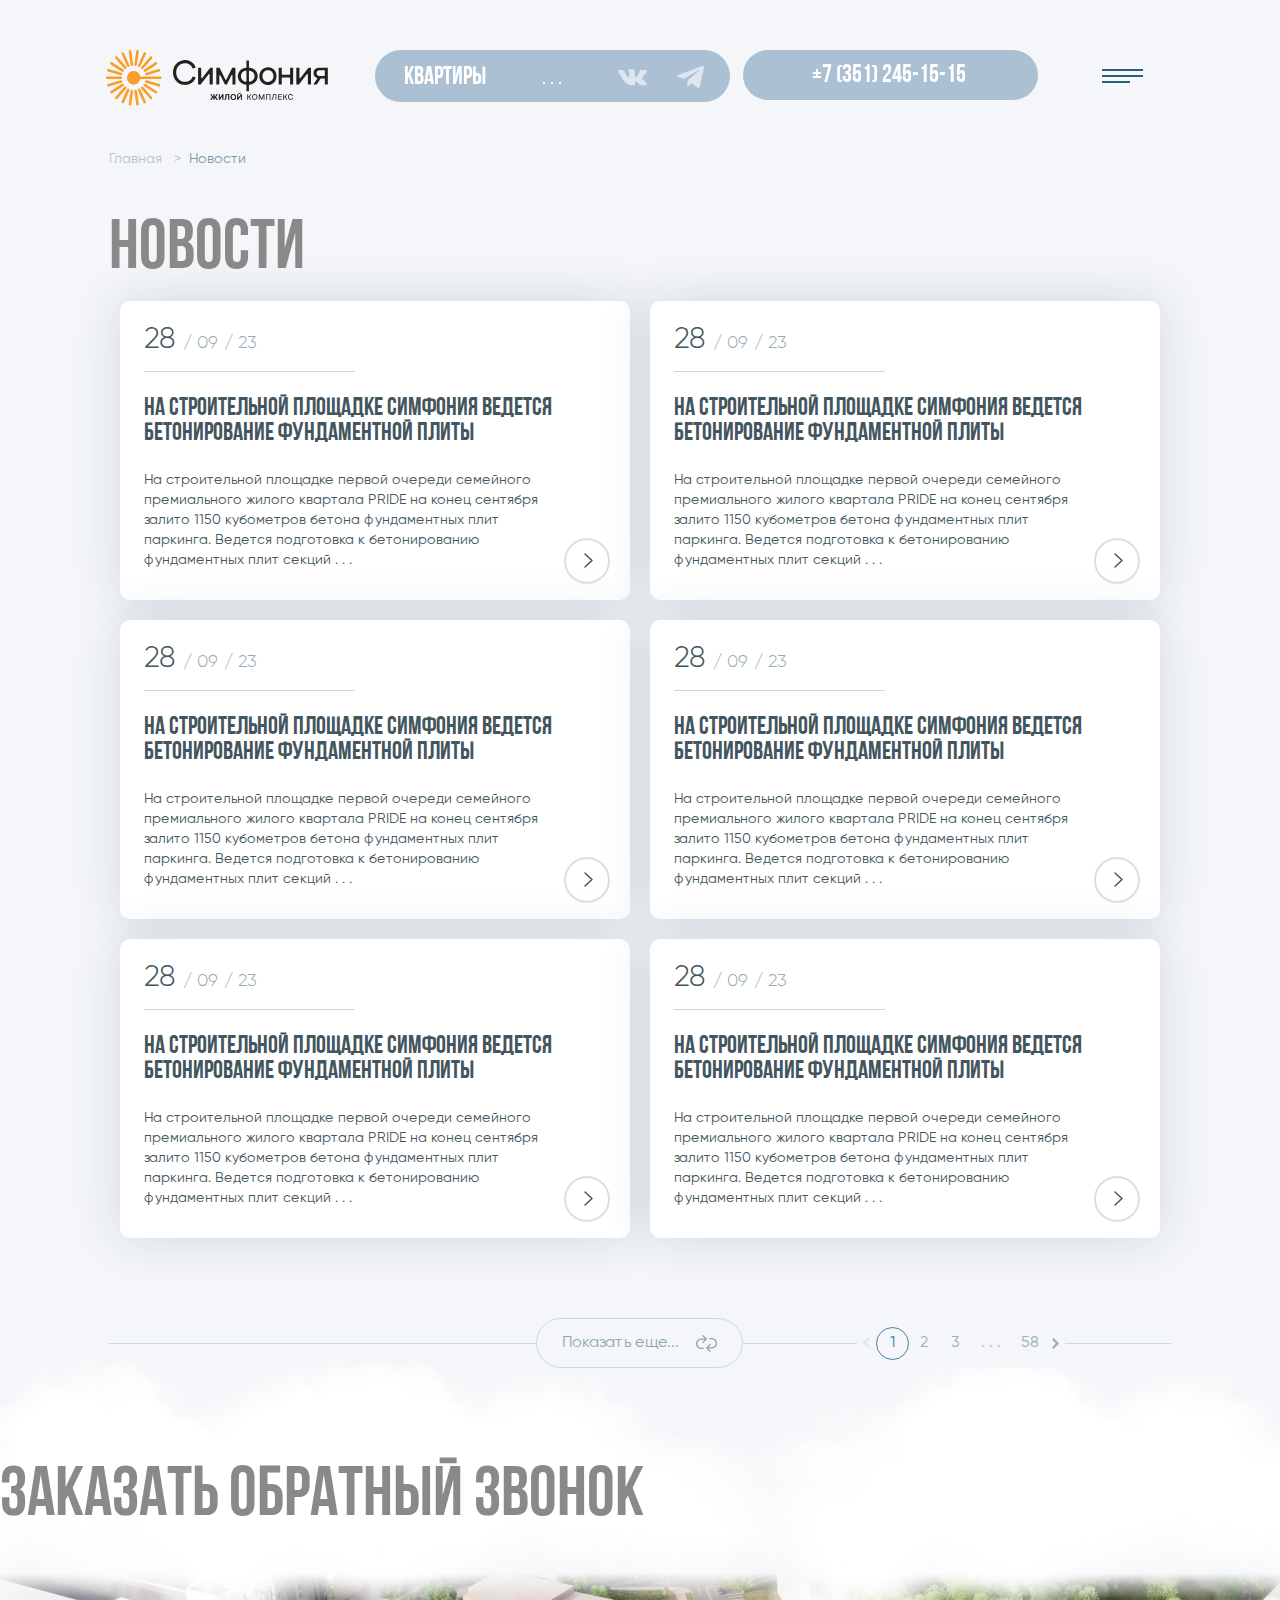
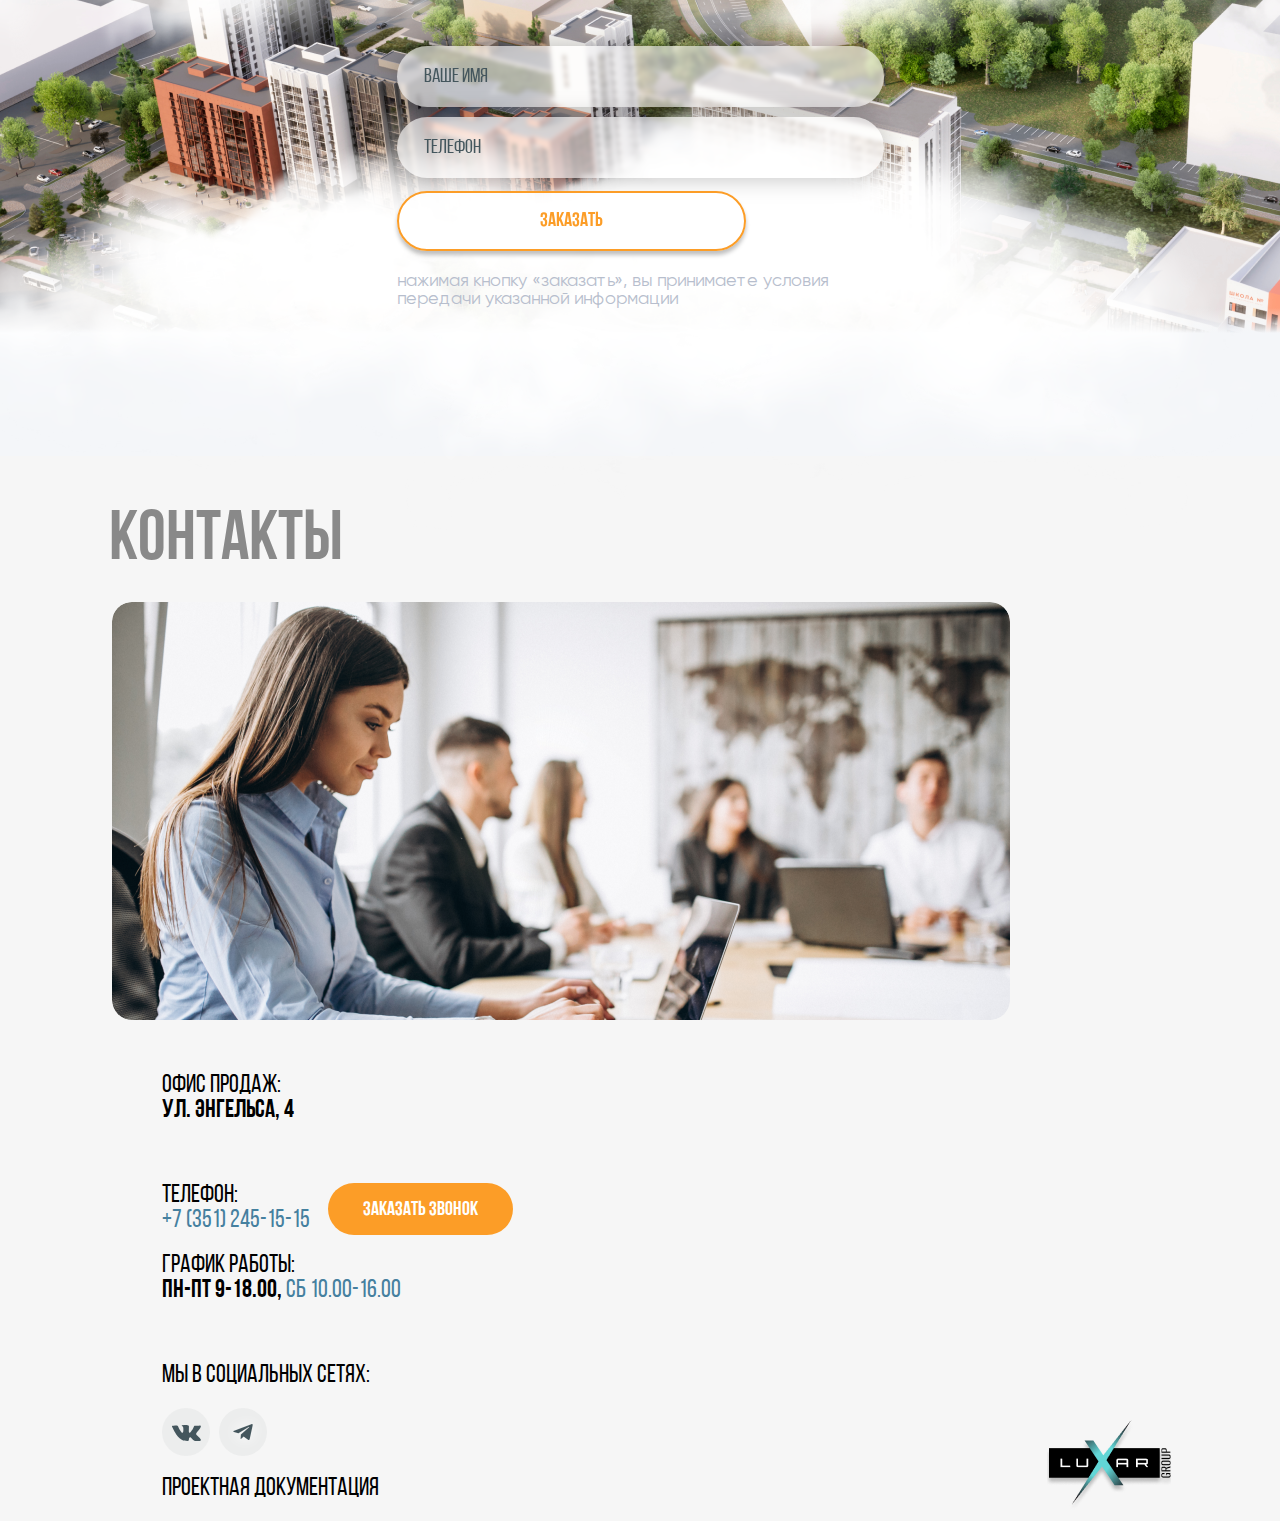
<file: news.html>
<!DOCTYPE html>
<html lang="ru">
<head>
    <meta charset="UTF-8">
    <meta name="viewport" content="width=device-width, initial-scale=1.0">
    <script src="https://ajax.googleapis.com/ajax/libs/jquery/1.11.0/jquery.min.js"></script>
    <script src="scripts/jquery.inputmask.min.js"></script>
    <script src="scripts/news.js"></script>

    <link rel="stylesheet" href="styles/style.css">

    <title>Новости</title>
</head>
<body>
    <header class="header header-inner">
        <div class="header__wrapper">
            <a href="index.html"><img src="imgs/svg/header-logo.svg" alt="Симфония" class="header__logo"></a>
            <div class="header__menu">
                <nav class="header__nav">
                    <a href="select-apartment.html" class="header__nav__element">Квартиры</a>
                    <a href="#" class="header__nav__element">Ипотека</a>
                    <a href="#" class="header__nav__element">Новости</a>
                    <a href="building-progress.html" class="header__nav__element">Ход строительства</a>
                    <a href="contacts.html" class="header__nav__element">Контакты</a>
                </nav>
                <div class="header__nav__more-box">
                    <button class="header__nav__more active">. . .</button>
                    <div class="header__nav_hidden"></div>
                </div>
                <div class="header__socials">
                    <a href="#" class="header__socials__element header__socials__element_vk">
                        <svg width="29" height="17" viewBox="0 0 29 17" fill="none" xmlns="http://www.w3.org/2000/svg">
                            <path fill-rule="evenodd" clip-rule="evenodd" d="M9.56001 1.44354C9.94563 1.62636 10.8453 1.53123 11.1684 2.64587C11.4596 3.64994 11.4476 6.05117 11.2226 7.16886C10.6004 10.2596 7.97397 5.37118 7.32556 4.29734C6.98988 3.74126 6.40586 2.47297 6.14634 1.85417C5.69864 0.786426 4.62528 1.01385 3.34599 1.01385C2.86475 1.01385 2.53986 1.05789 2.0858 1.05694C1.3753 1.05522 0 0.919299 0 1.57241C0 2.07206 0.28632 2.57134 0.506893 3.00465L1.69536 5.35269C1.90302 5.7473 2.09351 6.14287 2.32816 6.53157L2.97387 7.6546C4.67444 10.4312 6.71763 13.688 9.77731 15.1923C12.0964 16.3325 13.1879 16.3094 15.7306 16.3094C16.1265 16.3094 16.6237 16.0963 16.7612 15.8246C16.929 15.4933 16.9118 14.945 16.9484 14.5058C17.0381 13.436 17.5637 12.0239 18.8343 12.8969C19.4362 13.3105 20.1677 14.274 20.7171 14.8163C21.0148 15.1101 21.3749 15.4948 21.7092 15.7259C21.8805 15.8443 22.1639 16.0151 22.3409 16.0896C23.3915 16.5319 24.5981 16.309 25.8992 16.3094C26.6212 16.3096 27.8799 16.4274 28.4886 16.0339C29.4536 15.41 28.4886 14.295 27.9416 13.6026C27.629 13.2072 26.4234 11.9444 25.9965 11.5727C23.2022 9.13983 23.7613 9.53425 26.6565 5.71547C27.2639 4.91423 28.8975 2.81478 28.8975 1.70128C28.8975 1.11756 28.2719 1.06761 27.8035 1.01843C27.5627 0.993265 27.4958 1.05541 27.248 1.05846C26.4784 1.06799 22.9733 0.975154 22.5349 1.12461C22.2516 1.22126 22.0906 1.50931 21.9755 1.77467C21.3242 3.2742 20.8802 4.30687 19.9462 5.69755C19.5681 6.26049 18.3571 8.14605 17.5992 8.14605C17.0562 8.14605 16.8605 7.07679 16.8605 6.55635C16.8605 4.9779 16.9475 3.53785 16.9475 2.0021C16.9475 1.67516 16.8759 1.3324 16.7672 1.10612C16.2923 0.11749 13.7062 0.326426 12.515 0.326426C11.6547 0.326426 10.2676 0.414499 9.732 1.09792C9.6487 1.20449 9.57544 1.26149 9.56001 1.44354Z" fill="white" fill-opacity="0.6"/>
                        </svg>                        
                    </a>
                    <a href="#" class="header__socials__element header__socials__element_tg">
                        <svg width="27" height="22" viewBox="0 0 27 22" fill="none" xmlns="http://www.w3.org/2000/svg">
                            <path d="M10.5946 14.4995L10.1479 20.6418C10.787 20.6418 11.0637 20.3734 11.3956 20.0511L14.3915 17.2517L20.5994 21.6967C21.738 22.3171 22.5401 21.9904 22.8472 20.6726L26.9221 2.00354L26.9232 2.00244C27.2844 0.356844 26.3146 -0.286652 25.2053 0.117045L1.25348 9.0831C-0.381184 9.7035 -0.356434 10.5945 0.975599 10.9982L7.09912 12.8605L21.3228 4.15842C21.9922 3.72503 22.6009 3.96483 22.1002 4.39822L10.5946 14.4995Z" fill="white" fill-opacity="0.6"></path>
                        </svg>                    
                    </a>
                </div>
            </div>
            <a href="tel:+73512451515" class="header__button">+7 (351) 245-15-15</a>
            <button class="header__burger-button">
                <svg width="41" height="14" viewBox="0 0 41 14" fill="none" xmlns="http://www.w3.org/2000/svg">
                    <path d="M0 0H41V2H0V0Z" fill="#306079"/>
                    <path d="M0 6H41V8H0V6Z" fill="#306079"/>
                    <path d="M0 12H28V14H0V12Z" fill="#306079"/>
                </svg>                
            </button>
        </div>
    </header>
    <div class="burger">
        <div class="burger__space"></div>
        <div class="burger__content">
            <button class="burger__close-button">
                <svg width="26" height="26" viewBox="0 0 26 26" fill="none" xmlns="http://www.w3.org/2000/svg">
                    <path d="M24.6596 0.230044C24.9662 -0.0765937 25.4634 -0.0765935 25.77 0.230044C26.0767 0.536682 26.0767 1.03384 25.77 1.34048L1.34042 25.77C1.03378 26.0767 0.536618 26.0767 0.229979 25.77C-0.0766597 25.4634 -0.0766597 24.9662 0.229979 24.6596L24.6596 0.230044Z" fill="#6B6B6B"/>
                    <path d="M24.6596 25.77C24.9662 26.0766 25.4634 26.0766 25.77 25.77C26.0767 25.4633 26.0767 24.9662 25.77 24.6595L1.34042 0.229978C1.03378 -0.0766595 0.536618 -0.0766594 0.229979 0.229978C-0.0766597 0.536616 -0.0766597 1.03377 0.229979 1.34041L24.6596 25.77Z" fill="#6B6B6B"/>
                </svg>  
            </button>
            <nav class="burger__nav">
                <a href="select-apartment.html" class="burger__nav__element">Квартиры</a>
                <a href="#" class="burger__nav__element">Ипотека</a>
                <a href="#" class="burger__nav__element">Новости</a>
                <a href="building-progress.html" class="burger__nav__element">Ход строительства</a>
                <a href="contacts.html" class="burger__nav__element">Контакты</a>
                <a href="#" class="burger__nav__element">Проектная документация</a>
            </nav>
            <p class="footer__text">Офис продаж:<br><b>ул. Ленина корпус 2 оф.360</b></p>
            <div class="footer__tel-box">
                <p class="footer__text">Телефон:<br><span>+7 (351) 245-15-15</span></p>
                <a href="tel:+73512451515" class="footer__call-button">Заказать звонок</a>
            </div>
            <p class="footer__text">график работы:<br><b>пн-пт 9-18.00,</b> <span>Сб 10.00-16.00</span></p>
            <div class="footer__socials">
                <p class="footer__text">Мы в социальных сетях:</p>
                <div>
                    <a href="#" class="footer__socials__element footer__socials__element_vk">
                        <svg width="30" height="17" viewBox="0 0 30 17" fill="none" xmlns="http://www.w3.org/2000/svg">
                            <path fill-rule="evenodd" clip-rule="evenodd" d="M10.5389 2.04669C10.9245 2.22951 11.8242 2.13438 12.1473 3.24902C12.4384 4.25309 12.4265 6.65432 12.2015 7.77201C11.5793 10.8628 8.95285 5.97433 8.30444 4.90049C7.96876 4.34441 7.38474 3.07612 7.12522 2.45732C6.67752 1.38958 5.60416 1.617 4.32488 1.617C3.84363 1.617 3.51875 1.66104 3.06468 1.66009C2.35418 1.65837 0.978882 1.52245 0.978882 2.17556C0.978882 2.67521 1.2652 3.17448 1.48577 3.6078L2.67424 5.95584C2.8819 6.35045 3.07239 6.74602 3.30704 7.13472L3.95276 8.25775C5.65333 11.0343 7.69651 14.2911 10.7562 15.7954C13.0753 16.9356 14.1668 16.9125 16.7095 16.9125C17.1054 16.9125 17.6026 16.6994 17.7401 16.4278C17.9078 16.0964 17.8907 15.5482 17.9273 15.109C18.017 14.0391 18.5426 12.6271 19.8132 13.5C20.4151 13.9137 21.1466 14.8771 21.6959 15.4195C21.9936 15.7133 22.3538 16.098 22.6881 16.329C22.8593 16.4474 23.1428 16.6182 23.3198 16.6927C24.3704 17.135 25.577 16.9122 26.878 16.9125C27.6001 16.9127 28.8588 17.0306 29.4675 16.6371C30.4325 16.0131 29.4675 14.8981 28.9205 14.2057C28.6079 13.8104 27.4023 12.5476 26.9754 12.1759C24.181 9.74298 24.7402 10.1374 27.6354 6.31862C28.2427 5.51738 29.8764 3.41792 29.8764 2.30443C29.8764 1.72071 29.2507 1.67076 28.7824 1.62158C28.5416 1.59641 28.4747 1.65856 28.2269 1.66161C27.4572 1.67114 23.9522 1.5783 23.5137 1.72776C23.2305 1.82441 23.0695 2.11246 22.9544 2.37782C22.3031 3.87735 21.8591 4.91002 20.9251 6.3007C20.547 6.86364 19.336 8.7492 18.578 8.7492C18.0351 8.7492 17.8394 7.67994 17.8394 7.1595C17.8394 5.58105 17.9263 4.141 17.9263 2.60525C17.9263 2.27831 17.8548 1.93555 17.7461 1.70927C17.2712 0.72064 14.685 0.929575 13.4939 0.929575C12.6336 0.929575 11.2465 1.01765 10.7109 1.70107C10.6276 1.80764 10.5543 1.86464 10.5389 2.04669Z" fill="#44565D"/>
                        </svg>                                    
                    </a>
                    <a href="#" class="footer__socials__element footer__socials__element_tg">
                        <svg width="67" height="62" viewBox="0 0 67 62" fill="none" xmlns="http://www.w3.org/2000/svg">
                            <g filter="url(#filter0_d_1495_4)">
                                <path d="M30.5946 34.4995L30.1479 40.6418C30.787 40.6418 31.0637 40.3734 31.3956 40.0511L34.3915 37.2517L40.5994 41.6967C41.738 42.3171 42.5401 41.9904 42.8472 40.6726L46.9221 22.0035L46.9232 22.0024C47.2844 20.3568 46.3146 19.7133 45.2053 20.117L21.2535 29.0831C19.6188 29.7035 19.6436 30.5945 20.9756 30.9982L27.0991 32.8605L41.3228 24.1584C41.9922 23.725 42.6009 23.9648 42.1002 24.3982L30.5946 34.4995Z" fill="#44565D"></path>
                            </g>
                            <defs>
                                <filter id="filter0_d_1495_4" x="0" y="0" width="67" height="62" filterUnits="userSpaceOnUse" color-interpolation-filters="sRGB">
                                    <feFlood flood-opacity="0" result="BackgroundImageFix"></feFlood>
                                    <feColorMatrix in="SourceAlpha" type="matrix" values="0 0 0 0 0 0 0 0 0 0 0 0 0 0 0 0 0 0 127 0" result="hardAlpha"></feColorMatrix>
                                    <feOffset></feOffset>
                                    <feGaussianBlur stdDeviation="10"></feGaussianBlur>
                                    <feComposite in2="hardAlpha" operator="out"></feComposite>
                                    <feColorMatrix type="matrix" values="0 0 0 0 1 0 0 0 0 1 0 0 0 0 1 0 0 0 1 0"></feColorMatrix>
                                    <feBlend mode="normal" in2="BackgroundImageFix" result="effect1_dropShadow_1495_4"></feBlend>
                                    <feBlend mode="normal" in="SourceGraphic" in2="effect1_dropShadow_1495_4" result="shape"></feBlend>
                                </filter>
                            </defs>
                        </svg>                                 
                    </a>
                </div>
            </div>
        </div>
    </div>
    <div class="up up-invisible">
        <img src="imgs/svg/up.svg" alt="up">
    </div>
    <div class="nav-chain">
        <a class="nav-chain__back" href="/">Главная   >  </a><a class="nav-chain__select" href="#">Новости</a>
    </div>
    <section class="news-content">
        <h1 class="section-title news-content__title">Новости</h1>
        <div class="news-content__content">
            <a href="#" class="news__card">
                <div class="news__card__wrapper">
                    <p class="news__card__date">28 <span>/ 09 / 23</span></p>
                    <h2 class="news__card__title">На строительной площадке Симфония ведется бетонирование фундаментной плиты</h2>
                    <p class="news__card__text">На строительной площадке первой очереди семейного премиального жилого квартала PRIDE на конец сентября залито 1150 кубометров бетона фундаментных плит паркинга. Ведется подготовка к бетонированию фундаментных плит секций . . .</p>
                    <svg class="news__card__button" width="46" height="46" viewBox="0 0 46 46" fill="none" xmlns="http://www.w3.org/2000/svg">
                        <circle cx="23" cy="23" r="22" stroke="#D3E2EA" stroke-width="2"/>
                        <path d="M21 29L28 22.5L21 16" stroke="#44565D" stroke-width="1.5" stroke-linecap="round" stroke-linejoin="round"/>
                    </svg>
                </div>
            </a>
            <a href="#" class="news__card">
                <div class="news__card__wrapper">
                    <p class="news__card__date">28 <span>/ 09 / 23</span></p>
                    <h2 class="news__card__title">На строительной площадке Симфония ведется бетонирование фундаментной плиты</h2>
                    <p class="news__card__text">На строительной площадке первой очереди семейного премиального жилого квартала PRIDE на конец сентября залито 1150 кубометров бетона фундаментных плит паркинга. Ведется подготовка к бетонированию фундаментных плит секций . . .</p>
                    <svg class="news__card__button" width="46" height="46" viewBox="0 0 46 46" fill="none" xmlns="http://www.w3.org/2000/svg">
                        <circle cx="23" cy="23" r="22" stroke="#D3E2EA" stroke-width="2"/>
                        <path d="M21 29L28 22.5L21 16" stroke="#44565D" stroke-width="1.5" stroke-linecap="round" stroke-linejoin="round"/>
                    </svg>
                </div>
            </a>
            <a href="#" class="news__card">
                <div class="news__card__wrapper">
                    <p class="news__card__date">28 <span>/ 09 / 23</span></p>
                    <h2 class="news__card__title">На строительной площадке Симфония ведется бетонирование фундаментной плиты</h2>
                    <p class="news__card__text">На строительной площадке первой очереди семейного премиального жилого квартала PRIDE на конец сентября залито 1150 кубометров бетона фундаментных плит паркинга. Ведется подготовка к бетонированию фундаментных плит секций . . .</p>
                    <svg class="news__card__button" width="46" height="46" viewBox="0 0 46 46" fill="none" xmlns="http://www.w3.org/2000/svg">
                        <circle cx="23" cy="23" r="22" stroke="#D3E2EA" stroke-width="2"/>
                        <path d="M21 29L28 22.5L21 16" stroke="#44565D" stroke-width="1.5" stroke-linecap="round" stroke-linejoin="round"/>
                    </svg>
                </div>
            </a>
            <a href="#" class="news__card">
                <div class="news__card__wrapper">
                    <p class="news__card__date">28 <span>/ 09 / 23</span></p>
                    <h2 class="news__card__title">На строительной площадке Симфония ведется бетонирование фундаментной плиты</h2>
                    <p class="news__card__text">На строительной площадке первой очереди семейного премиального жилого квартала PRIDE на конец сентября залито 1150 кубометров бетона фундаментных плит паркинга. Ведется подготовка к бетонированию фундаментных плит секций . . .</p>
                    <svg class="news__card__button" width="46" height="46" viewBox="0 0 46 46" fill="none" xmlns="http://www.w3.org/2000/svg">
                        <circle cx="23" cy="23" r="22" stroke="#D3E2EA" stroke-width="2"/>
                        <path d="M21 29L28 22.5L21 16" stroke="#44565D" stroke-width="1.5" stroke-linecap="round" stroke-linejoin="round"/>
                    </svg>
                </div>
            </a>
            <a href="#" class="news__card">
                <div class="news__card__wrapper">
                    <p class="news__card__date">28 <span>/ 09 / 23</span></p>
                    <h2 class="news__card__title">На строительной площадке Симфония ведется бетонирование фундаментной плиты</h2>
                    <p class="news__card__text">На строительной площадке первой очереди семейного премиального жилого квартала PRIDE на конец сентября залито 1150 кубометров бетона фундаментных плит паркинга. Ведется подготовка к бетонированию фундаментных плит секций . . .</p>
                    <svg class="news__card__button" width="46" height="46" viewBox="0 0 46 46" fill="none" xmlns="http://www.w3.org/2000/svg">
                        <circle cx="23" cy="23" r="22" stroke="#D3E2EA" stroke-width="2"/>
                        <path d="M21 29L28 22.5L21 16" stroke="#44565D" stroke-width="1.5" stroke-linecap="round" stroke-linejoin="round"/>
                    </svg>
                </div>
            </a>
            <a href="#" class="news__card">
                <div class="news__card__wrapper">
                    <p class="news__card__date">28 <span>/ 09 / 23</span></p>
                    <h2 class="news__card__title">На строительной площадке Симфония ведется бетонирование фундаментной плиты</h2>
                    <p class="news__card__text">На строительной площадке первой очереди семейного премиального жилого квартала PRIDE на конец сентября залито 1150 кубометров бетона фундаментных плит паркинга. Ведется подготовка к бетонированию фундаментных плит секций . . .</p>
                    <svg class="news__card__button" width="46" height="46" viewBox="0 0 46 46" fill="none" xmlns="http://www.w3.org/2000/svg">
                        <circle cx="23" cy="23" r="22" stroke="#D3E2EA" stroke-width="2"/>
                        <path d="M21 29L28 22.5L21 16" stroke="#44565D" stroke-width="1.5" stroke-linecap="round" stroke-linejoin="round"/>
                    </svg>
                </div>
            </a>
            <a href="#" class="news__card">
                <div class="news__card__wrapper">
                    <p class="news__card__date">28 <span>/ 09 / 23</span></p>
                    <h2 class="news__card__title">На строительной площадке Симфония ведется бетонирование фундаментной плиты</h2>
                    <p class="news__card__text">На строительной площадке первой очереди семейного премиального жилого квартала PRIDE на конец сентября залито 1150 кубометров бетона фундаментных плит паркинга. Ведется подготовка к бетонированию фундаментных плит секций . . .</p>
                    <svg class="news__card__button" width="46" height="46" viewBox="0 0 46 46" fill="none" xmlns="http://www.w3.org/2000/svg">
                        <circle cx="23" cy="23" r="22" stroke="#D3E2EA" stroke-width="2"/>
                        <path d="M21 29L28 22.5L21 16" stroke="#44565D" stroke-width="1.5" stroke-linecap="round" stroke-linejoin="round"/>
                    </svg>
                </div>
            </a>
            <a href="#" class="news__card">
                <div class="news__card__wrapper">
                    <p class="news__card__date">28 <span>/ 09 / 23</span></p>
                    <h2 class="news__card__title">На строительной площадке Симфония ведется бетонирование фундаментной плиты</h2>
                    <p class="news__card__text">На строительной площадке первой очереди семейного премиального жилого квартала PRIDE на конец сентября залито 1150 кубометров бетона фундаментных плит паркинга. Ведется подготовка к бетонированию фундаментных плит секций . . .</p>
                    <svg class="news__card__button" width="46" height="46" viewBox="0 0 46 46" fill="none" xmlns="http://www.w3.org/2000/svg">
                        <circle cx="23" cy="23" r="22" stroke="#D3E2EA" stroke-width="2"/>
                        <path d="M21 29L28 22.5L21 16" stroke="#44565D" stroke-width="1.5" stroke-linecap="round" stroke-linejoin="round"/>
                    </svg>
                </div>
            </a>
            <a href="#" class="news__card">
                <div class="news__card__wrapper">
                    <p class="news__card__date">28 <span>/ 09 / 23</span></p>
                    <h2 class="news__card__title">На строительной площадке Симфония ведется бетонирование фундаментной плиты</h2>
                    <p class="news__card__text">На строительной площадке первой очереди семейного премиального жилого квартала PRIDE на конец сентября залито 1150 кубометров бетона фундаментных плит паркинга. Ведется подготовка к бетонированию фундаментных плит секций . . .</p>
                    <svg class="news__card__button" width="46" height="46" viewBox="0 0 46 46" fill="none" xmlns="http://www.w3.org/2000/svg">
                        <circle cx="23" cy="23" r="22" stroke="#D3E2EA" stroke-width="2"/>
                        <path d="M21 29L28 22.5L21 16" stroke="#44565D" stroke-width="1.5" stroke-linecap="round" stroke-linejoin="round"/>
                    </svg>
                </div>
            </a>
        </div>
        <div class="section-box show-more">
            <button>
                Показать еще...
                <svg width="21" height="17" viewBox="0 0 21 17" fill="none" xmlns="http://www.w3.org/2000/svg">
                    <path d="M5.29861 3.47366H8.75897L6.37564 1.10648C6.11993 0.852417 6.11993 0.438602 6.37564 0.184509C6.62327 -0.0618284 7.05609 -0.0618284 7.3039 0.184509L10.8077 3.66487C10.9317 3.78796 11 3.95177 11 4.1259C11 4.30012 10.9317 4.46393 10.8077 4.58702L7.30409 8.0672C7.05628 8.31354 6.62402 8.31391 6.37564 8.0672C6.11993 7.81304 6.11993 7.39932 6.37564 7.14514L8.75897 4.77777H5.29861C3.10099 4.77777 1.31292 6.55384 1.31292 8.73671C1.31292 10.9198 3.10099 12.6956 5.29861 12.6956H7.17422C7.48503 12.6956 7.73691 12.946 7.73691 13.2546V13.4409C7.73691 13.7496 7.48503 13.9998 7.17422 13.9998H5.29861C2.37704 13.9998 0 11.6388 0 8.73671C0 5.83475 2.37704 3.47366 5.29861 3.47366Z" fill="#8FA7B1"/>
                    <path d="M15.7014 13.5259L12.241 13.5259L14.6244 15.893C14.8801 16.1471 14.8801 16.5609 14.6244 16.815C14.3767 17.0613 13.9439 17.0613 13.6961 16.815L10.1923 13.3346C10.0683 13.2116 10 13.0477 10 12.8736C10 12.6994 10.0683 12.5356 10.1923 12.4125L13.6959 8.93231C13.9437 8.68598 14.376 8.68561 14.6244 8.93231C14.8801 9.18647 14.8801 9.60019 14.6244 9.85437L12.241 12.2217L15.7014 12.2217C17.899 12.2217 19.6871 10.4457 19.6871 8.2628C19.6871 6.07975 17.899 4.30387 15.7014 4.30387L13.8258 4.30387C13.515 4.30387 13.2631 4.05353 13.2631 3.74495L13.2631 3.55864C13.2631 3.24991 13.515 2.99976 13.8258 2.99976L15.7014 2.99976C18.623 2.99976 21 5.36075 21 8.2628C21 11.1648 18.623 13.5259 15.7014 13.5259Z" fill="#8FA7B1"/>
                </svg>                                     
            </button>
            <div>
                <button class="next-back-disabled">
                    <svg width="7" height="11" viewBox="0 0 7 11" fill="none" xmlns="http://www.w3.org/2000/svg">
                        <path d="M5.33999 11L6.9255 9.34757L1.77259 3.97718L0.18708 5.62961L5.33999 11Z" fill="#9AB2BC"/>
                        <path d="M7.00003 1.65243L5.41452 -1.89067e-08L6.6184e-08 5.44993L1.58551 7.10236L7.00003 1.65243Z" fill="#9AB2BC"/>
                    </svg>                        
                </button>
                <a href="#" class="page-selected">1</a>
                <a href="#">2</a>
                <a href="#">3</a>
                <p>. . .</p>
                <a href="#">58</a>
                <button>
                    <svg width="7" height="11" viewBox="0 0 7 11" fill="none" xmlns="http://www.w3.org/2000/svg">
                        <path d="M5.33999 11L6.9255 9.34757L1.77259 3.97718L0.18708 5.62961L5.33999 11Z" fill="#9AB2BC"/>
                        <path d="M7.00003 1.65243L5.41452 -1.89067e-08L6.6184e-08 5.44993L1.58551 7.10236L7.00003 1.65243Z" fill="#9AB2BC"/>
                    </svg>                        
                </button>
            </div>
        </div>
    </section>
    <section class="album album_callback">
        <h2 class="section-title album__title album__title_callback">заказать обратный звонок</h2>
        <form action="#" class="album__form album__form_callback">
            <div class="album__form__content album__form__content_callback">
                <input class="album__input album__input_email" type="text" placeholder="ваше имя">
                <input class="album__input album__input_tel" type="tel" placeholder="телефон">
                <button class="album__form__button">заказать</button>
                <p class="album__form__warning album__form__warning_callback">нажимая кнопку «заказать», вы принимаете условия передачи указанной информации</p>
            </div>
        </form>
        <div class="album__desktop album__desktop_callback">
            <img src="imgs/advantages-cloud-1.png" alt="cloud" class="album__desktop__cloud">
            <img src="imgs/advantages-cloud-1.png" alt="cloud" class="album__desktop__cloud">
            <img src="imgs/advantages-cloud-1.png" alt="cloud" class="album__desktop__cloud">
            <img src="imgs/advantages-cloud-1.png" alt="cloud" class="album__desktop__cloud">
            <img src="imgs/advantages-cloud-1.png" alt="cloud" class="album__desktop__cloud">
            <img src="imgs/advantages-cloud-2.png" alt="cloud" class="album__desktop__cloud">
            <img src="imgs/advantages-cloud-1.png" alt="cloud" class="album__desktop__cloud">
            <img src="imgs/advantages-cloud-2.png" alt="cloud" class="album__desktop__cloud">
        </div>
    </section>
    <footer class="footer">
        <div class="footer__wrapper">
            <h2 class="section-title footer__title">Контакты</h2>
            <div>
                <div>
                    <img src="imgs/footer-img.png" alt="img" class="footer__img" loading="lazy">
                </div>
                <div class="footer__content">
                    <p class="footer__text">Офис продаж:<br><b>ул. Энгельса, 4</b></p>
                    <div class="footer__tel-box">
                        <p class="footer__text">Телефон:<br><span>+7 (351) 245-15-15</span></p>
                        <a href="tel:+73512451515" class="footer__call-button">Заказать звонок</a>
                    </div>
                    <p class="footer__text">график работы:<br><b>пн-пт 9-18.00,</b> <span>Сб 10.00-16.00</span></p>
                    <div class="footer__socials">
                        <p class="footer__text">Мы в социальных сетях:</p>
                        <div>
                            <a href="#" class="footer__socials__element footer__socials__element_vk">
                                <svg width="30" height="17" viewBox="0 0 30 17" fill="none" xmlns="http://www.w3.org/2000/svg">
                                    <path fill-rule="evenodd" clip-rule="evenodd" d="M10.5389 2.04669C10.9245 2.22951 11.8242 2.13438 12.1473 3.24902C12.4384 4.25309 12.4265 6.65432 12.2015 7.77201C11.5793 10.8628 8.95285 5.97433 8.30444 4.90049C7.96876 4.34441 7.38474 3.07612 7.12522 2.45732C6.67752 1.38958 5.60416 1.617 4.32488 1.617C3.84363 1.617 3.51875 1.66104 3.06468 1.66009C2.35418 1.65837 0.978882 1.52245 0.978882 2.17556C0.978882 2.67521 1.2652 3.17448 1.48577 3.6078L2.67424 5.95584C2.8819 6.35045 3.07239 6.74602 3.30704 7.13472L3.95276 8.25775C5.65333 11.0343 7.69651 14.2911 10.7562 15.7954C13.0753 16.9356 14.1668 16.9125 16.7095 16.9125C17.1054 16.9125 17.6026 16.6994 17.7401 16.4278C17.9078 16.0964 17.8907 15.5482 17.9273 15.109C18.017 14.0391 18.5426 12.6271 19.8132 13.5C20.4151 13.9137 21.1466 14.8771 21.6959 15.4195C21.9936 15.7133 22.3538 16.098 22.6881 16.329C22.8593 16.4474 23.1428 16.6182 23.3198 16.6927C24.3704 17.135 25.577 16.9122 26.878 16.9125C27.6001 16.9127 28.8588 17.0306 29.4675 16.6371C30.4325 16.0131 29.4675 14.8981 28.9205 14.2057C28.6079 13.8104 27.4023 12.5476 26.9754 12.1759C24.181 9.74298 24.7402 10.1374 27.6354 6.31862C28.2427 5.51738 29.8764 3.41792 29.8764 2.30443C29.8764 1.72071 29.2507 1.67076 28.7824 1.62158C28.5416 1.59641 28.4747 1.65856 28.2269 1.66161C27.4572 1.67114 23.9522 1.5783 23.5137 1.72776C23.2305 1.82441 23.0695 2.11246 22.9544 2.37782C22.3031 3.87735 21.8591 4.91002 20.9251 6.3007C20.547 6.86364 19.336 8.7492 18.578 8.7492C18.0351 8.7492 17.8394 7.67994 17.8394 7.1595C17.8394 5.58105 17.9263 4.141 17.9263 2.60525C17.9263 2.27831 17.8548 1.93555 17.7461 1.70927C17.2712 0.72064 14.685 0.929575 13.4939 0.929575C12.6336 0.929575 11.2465 1.01765 10.7109 1.70107C10.6276 1.80764 10.5543 1.86464 10.5389 2.04669Z" fill="#44565D"/>
                                </svg>                                    
                            </a>
                            <a href="#" class="footer__socials__element footer__socials__element_tg">
                                <svg width="67" height="62" viewBox="0 0 67 62" fill="none" xmlns="http://www.w3.org/2000/svg">
                                    <g filter="url(#filter0_d_1495_4)">
                                        <path d="M30.5946 34.4995L30.1479 40.6418C30.787 40.6418 31.0637 40.3734 31.3956 40.0511L34.3915 37.2517L40.5994 41.6967C41.738 42.3171 42.5401 41.9904 42.8472 40.6726L46.9221 22.0035L46.9232 22.0024C47.2844 20.3568 46.3146 19.7133 45.2053 20.117L21.2535 29.0831C19.6188 29.7035 19.6436 30.5945 20.9756 30.9982L27.0991 32.8605L41.3228 24.1584C41.9922 23.725 42.6009 23.9648 42.1002 24.3982L30.5946 34.4995Z" fill="#44565D"></path>
                                    </g>
                                    <defs>
                                        <filter id="filter0_d_1495_4" x="0" y="0" width="67" height="62" filterUnits="userSpaceOnUse" color-interpolation-filters="sRGB">
                                            <feFlood flood-opacity="0" result="BackgroundImageFix"></feFlood>
                                            <feColorMatrix in="SourceAlpha" type="matrix" values="0 0 0 0 0 0 0 0 0 0 0 0 0 0 0 0 0 0 127 0" result="hardAlpha"></feColorMatrix>
                                            <feOffset></feOffset>
                                            <feGaussianBlur stdDeviation="10"></feGaussianBlur>
                                            <feComposite in2="hardAlpha" operator="out"></feComposite>
                                            <feColorMatrix type="matrix" values="0 0 0 0 1 0 0 0 0 1 0 0 0 0 1 0 0 0 1 0"></feColorMatrix>
                                            <feBlend mode="normal" in2="BackgroundImageFix" result="effect1_dropShadow_1495_4"></feBlend>
                                            <feBlend mode="normal" in="SourceGraphic" in2="effect1_dropShadow_1495_4" result="shape"></feBlend>
                                        </filter>
                                    </defs>
                                </svg>                                 
                            </a>
                        </div>
                    </div>
                    <p class="footer__text">Проектная документация</p>
                </div>
                <a href="https://luxar.group/" target="_blank" class="footer__logo">
                    <img src="imgs/luxargroup-logo.png" alt="luxargroup" loading="lazy">
                </a>
            </div>
        </div>
    </footer>
</body>
</html>
</file>
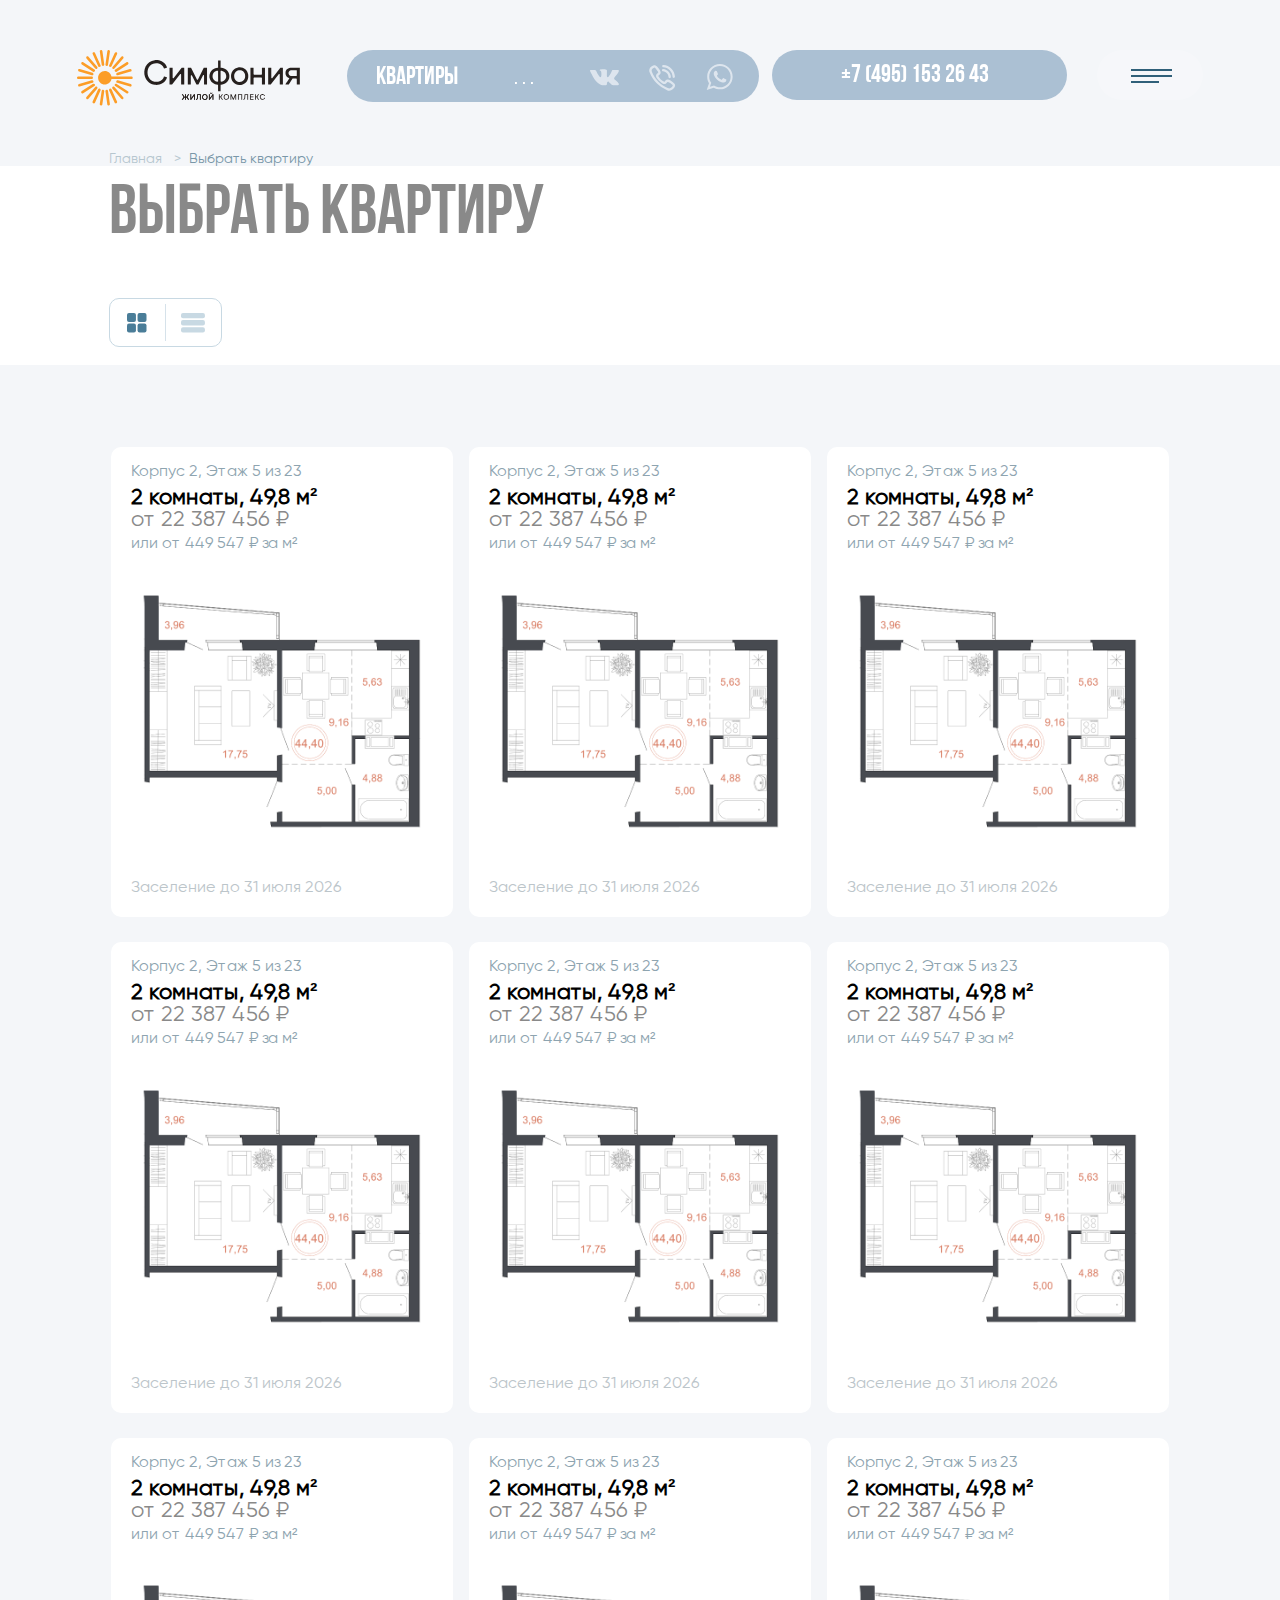
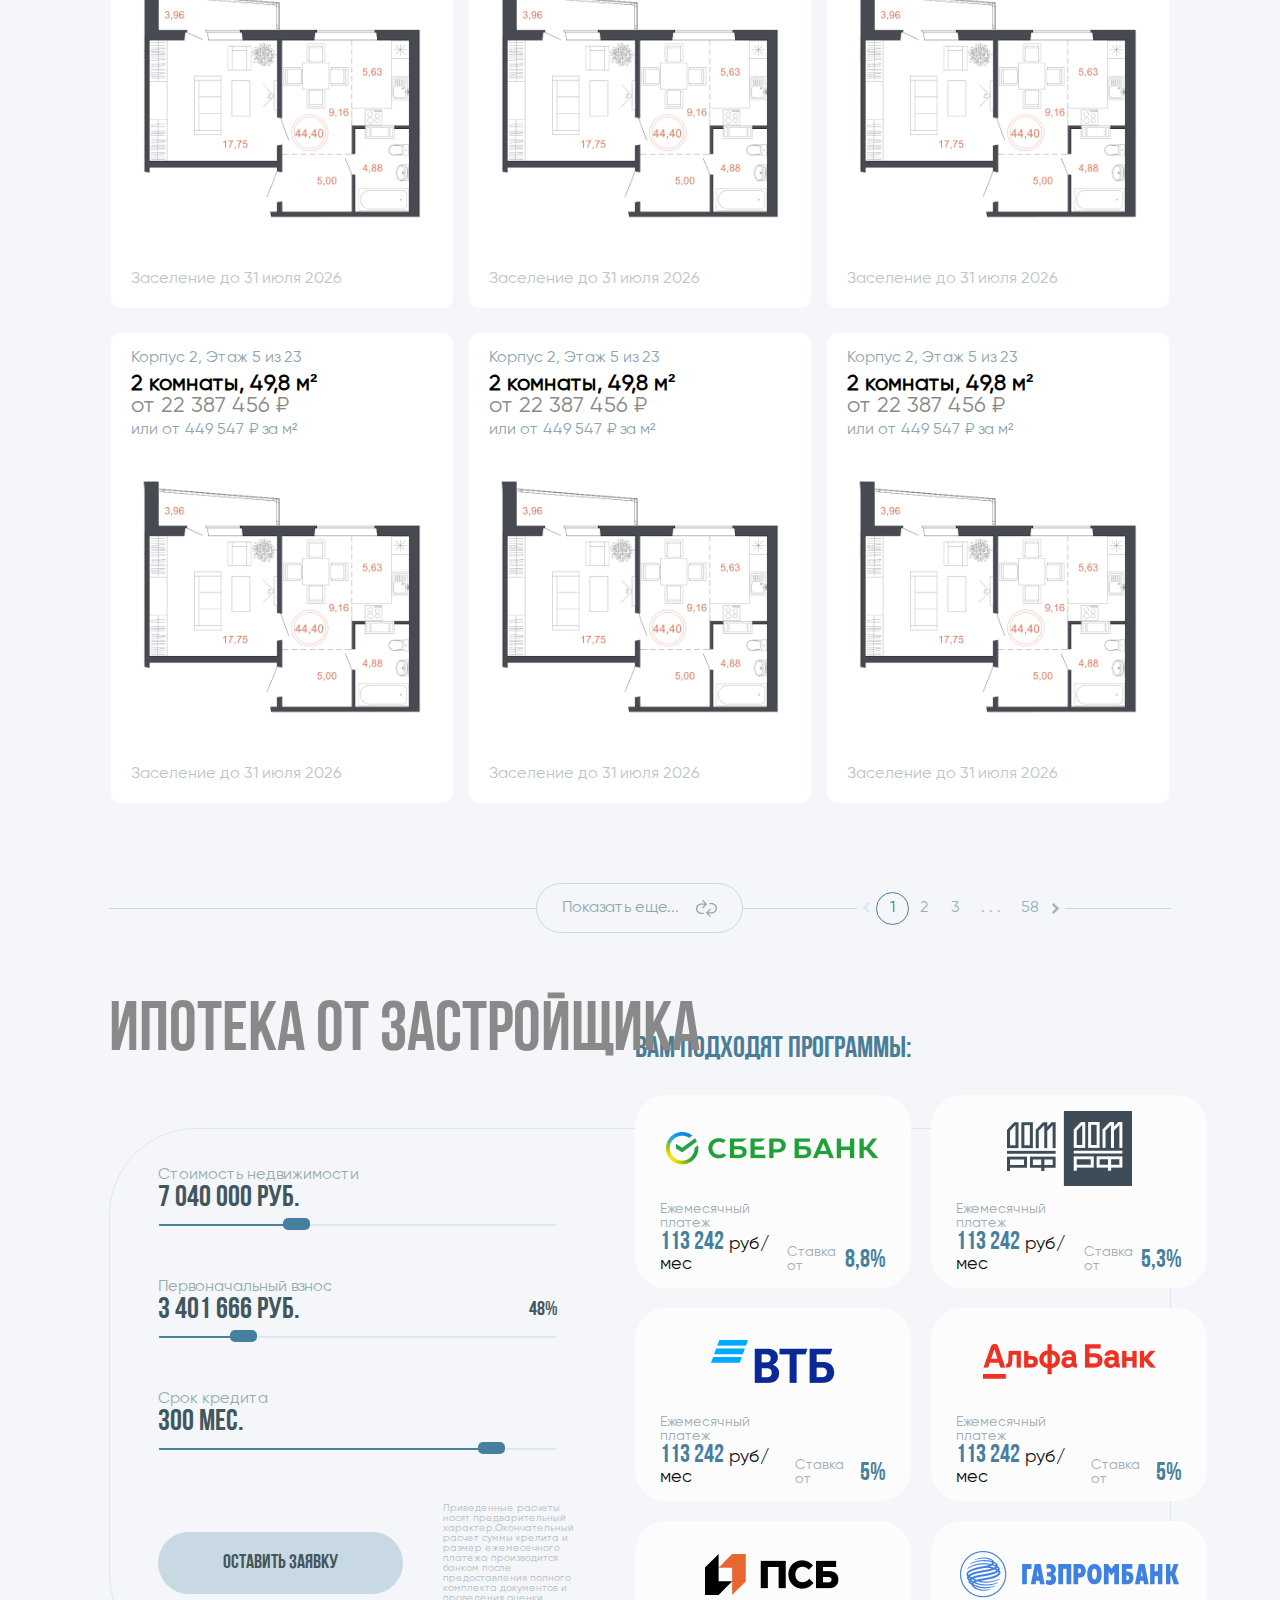
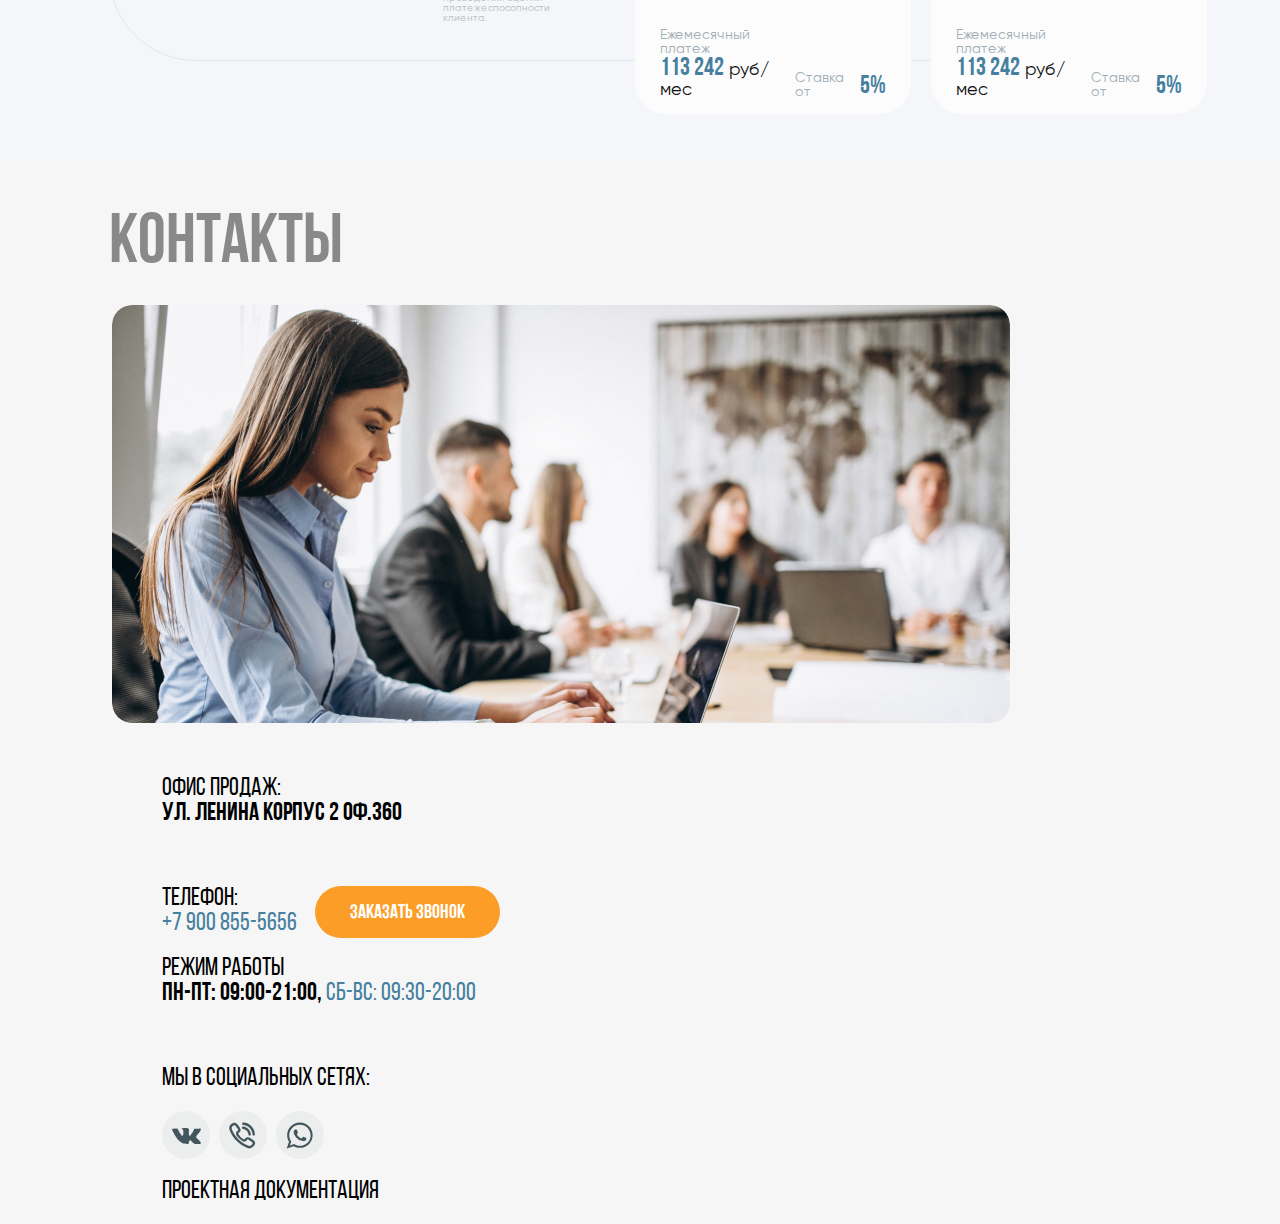
<file: select-apartment.html>
<!DOCTYPE html>
<html lang="ru">
<head>
    <meta charset="UTF-8">
    <meta name="viewport" content="width=device-width, initial-scale=1.0">
    <link rel="stylesheet" href="scripts/jquery-ui.min.css">
    <link rel="stylesheet" href="styles/style.css">

    <script src="https://ajax.googleapis.com/ajax/libs/jquery/1.11.0/jquery.min.js"></script>
    <script src="scripts/jquery-ui.min.js"></script>
    <script src="scripts/jquery.ui.touch-punch.min.js"></script>
    <script src="scripts/select-apartment.js"></script>

    <title>Выбрать квартиру</title>
</head>
<body>
    <header class="header header-inner">
        <div class="header__wrapper">
            <a href="index.html"><img src="imgs/svg/header-logo.svg" alt="Симфония" class="header__logo"></a>
            <div class="header__menu">
                <nav class="header__nav">
                    <a href="#" class="header__nav__element">Квартиры</a>
                    <a href="#" class="header__nav__element">Ипотека</a>
                    <a href="news.html" class="header__nav__element">Новости</a>
                    <a href="building-progress.html" class="header__nav__element">Ход строительства</a>
                    <a href="contacts.html" class="header__nav__element">Контакты</a>
                </nav>
                <div class="header__nav__more-box">
                    <button class="header__nav__more active">. . .</button>
                    <div class="header__nav_hidden"></div>
                </div>
                <div class="header__socials">
                    <a href="#" class="header__socials__element header__socials__element_vk">
                        <svg width="29" height="17" viewBox="0 0 29 17" fill="none" xmlns="http://www.w3.org/2000/svg">
                            <path fill-rule="evenodd" clip-rule="evenodd" d="M9.56001 1.44354C9.94563 1.62636 10.8453 1.53123 11.1684 2.64587C11.4596 3.64994 11.4476 6.05117 11.2226 7.16886C10.6004 10.2596 7.97397 5.37118 7.32556 4.29734C6.98988 3.74126 6.40586 2.47297 6.14634 1.85417C5.69864 0.786426 4.62528 1.01385 3.34599 1.01385C2.86475 1.01385 2.53986 1.05789 2.0858 1.05694C1.3753 1.05522 0 0.919299 0 1.57241C0 2.07206 0.28632 2.57134 0.506893 3.00465L1.69536 5.35269C1.90302 5.7473 2.09351 6.14287 2.32816 6.53157L2.97387 7.6546C4.67444 10.4312 6.71763 13.688 9.77731 15.1923C12.0964 16.3325 13.1879 16.3094 15.7306 16.3094C16.1265 16.3094 16.6237 16.0963 16.7612 15.8246C16.929 15.4933 16.9118 14.945 16.9484 14.5058C17.0381 13.436 17.5637 12.0239 18.8343 12.8969C19.4362 13.3105 20.1677 14.274 20.7171 14.8163C21.0148 15.1101 21.3749 15.4948 21.7092 15.7259C21.8805 15.8443 22.1639 16.0151 22.3409 16.0896C23.3915 16.5319 24.5981 16.309 25.8992 16.3094C26.6212 16.3096 27.8799 16.4274 28.4886 16.0339C29.4536 15.41 28.4886 14.295 27.9416 13.6026C27.629 13.2072 26.4234 11.9444 25.9965 11.5727C23.2022 9.13983 23.7613 9.53425 26.6565 5.71547C27.2639 4.91423 28.8975 2.81478 28.8975 1.70128C28.8975 1.11756 28.2719 1.06761 27.8035 1.01843C27.5627 0.993265 27.4958 1.05541 27.248 1.05846C26.4784 1.06799 22.9733 0.975154 22.5349 1.12461C22.2516 1.22126 22.0906 1.50931 21.9755 1.77467C21.3242 3.2742 20.8802 4.30687 19.9462 5.69755C19.5681 6.26049 18.3571 8.14605 17.5992 8.14605C17.0562 8.14605 16.8605 7.07679 16.8605 6.55635C16.8605 4.9779 16.9475 3.53785 16.9475 2.0021C16.9475 1.67516 16.8759 1.3324 16.7672 1.10612C16.2923 0.11749 13.7062 0.326426 12.515 0.326426C11.6547 0.326426 10.2676 0.414499 9.732 1.09792C9.6487 1.20449 9.57544 1.26149 9.56001 1.44354Z" fill="white" fill-opacity="0.6"/>
                        </svg>                        
                    </a>
                    <a href="#" class="header__socials__element header__socials__element_viber">
                        <svg width="27" height="27" viewBox="0 0 27 27" fill="none" xmlns="http://www.w3.org/2000/svg">
                            <path fill-rule="evenodd" clip-rule="evenodd" d="M24.7264 14.002C24.7215 14.002 24.7156 14.002 24.7623 14.002C24.0509 13.9937 23.5214 13.4515 23.5633 12.8423C23.5896 7.99209 19.1844 3.47557 14.2893 3.31268C13.6294 3.2911 13.1129 2.73822 13.1344 2.07805C13.1572 1.41861 13.7166 0.937928 14.4013 0.921875C20.5997 1.1283 25.9983 6.68681 25.9217 12.8199C25.9134 13.4767 25.379 14.002 24.7264 14.002ZM14.2881 4.91726C18.5066 5.41445 21.9112 9.0388 21.8777 12.9971C21.8717 13.6535 21.3374 14.1829 20.6823 14.1829C20.6787 14.1829 20.6752 14.1829 20.6715 14.1829C20.0116 14.1769 19.4809 13.6369 19.4869 12.9755C19.5108 10.2021 17.053 7.65325 14.0548 7.29319C13.3533 7.21683 12.8846 6.65506 12.9612 5.96533C13.0388 5.30824 13.6364 4.83464 14.2881 4.91726ZM9.89255 11.1353C9.41314 11.4549 9.22068 11.7585 9.57339 12.5282L11.539 15.2866C12.3926 16.0941 13.5661 17.0008 14.7805 17.5402C15.4738 17.8488 15.6257 17.6224 15.7859 17.3872C16.4637 16.3793 17.2921 15.7753 18.2473 15.5933C19.2634 15.3995 20.3715 15.7082 21.5807 16.5753L21.9589 16.8007C22.5937 17.2936 23.25 17.7126 23.8776 18.18L24.2218 18.4431C25.1994 19.1481 26.7382 20.3276 25.9157 22.6082C25.1973 24.6078 22.6989 26.8167 20.2472 26.8167C20.1335 26.8167 20.0188 26.8058 19.9089 26.7759L19.7067 26.7301C19.4115 26.6986 18.9657 26.5671 18.5304 26.3833C10.0862 22.8153 4.10794 16.9166 0.797936 8.85034C0.108201 7.2756 0.0831692 5.73932 0.690372 4.41082C1.32388 3.02563 2.659 1.98818 4.33141 1.41C5.10495 1.15151 5.86751 1.15777 6.59924 1.42197C8.26938 2.07406 11.5673 6.49998 11.6617 8.20286C11.755 9.95999 10.4975 10.7307 9.89255 11.1353ZM9.27446 8.33655C9.12981 7.4296 6.60876 4.05439 5.77192 3.66939C5.6727 3.70294 5.60658 3.61298 5.46591 3.61298C5.34756 3.61298 5.22203 3.63692 5.08336 3.68236C3.98124 4.04613 3.25577 4.64318 2.86469 5.40783C2.54073 6.11498 2.59823 7.05049 2.96872 7.93105C6.06613 15.3959 11.6138 20.9241 19.4606 24.1783C19.6925 24.2762 19.983 24.3396 20.2161 24.391C20.2765 24.4812 20.3057 24.4116 20.3463 24.4199C21.567 24.3506 23.2081 23.0692 23.6648 21.7971C23.8538 21.2741 23.8753 21.1224 22.7874 20.3591C22.656 20.2595 22.5232 20.1616 22.3953 20.0598C21.8203 19.6054 21.2131 19.1902 20.607 18.83L20.2447 18.4817C19.7546 18.1899 19.1546 17.8581 18.692 17.9457C18.3871 18.0044 18.0762 18.2663 17.7679 18.7259C16.8558 20.08 15.4117 20.445 13.8087 19.7276C11.0846 17.9352 10.3662 16.8332 9.73619 16.4339L7.54954 13.8069C7.50646 13.7458 7.46936 13.6825 7.43943 13.6144C6.31473 11.128 7.74063 9.7474 8.61584 9.14401C9.24218 8.69334 9.28644 8.53172 9.27446 8.33655Z" fill="white" fill-opacity="0.6"/>
                        </svg>                      
                    </a>
                    <a href="#" class="header__socials__element header__socials__element_whatsapp">
                        <svg width="27" height="26" viewBox="0 0 27 26" fill="none" xmlns="http://www.w3.org/2000/svg">
                            <path fill-rule="evenodd" clip-rule="evenodd" d="M26.6555 12.6353C26.6555 19.6528 20.9543 25.2708 13.9203 25.2708C11.6883 25.2708 9.59153 24.6999 7.7661 23.6987L0.716736 25.9387L3.01476 19.1589C1.85629 17.2561 1.18892 15.0211 1.18892 12.6349C1.18892 5.65679 6.88883 0 13.9228 0C20.9552 0.00157009 26.6555 5.6577 26.6555 12.6353ZM13.9203 2.08103C8.01723 2.08103 3.25267 6.78048 3.25267 12.638C3.25267 14.9631 3.97334 17.1157 5.25495 18.8651L3.91839 22.8091L8.03086 21.5025C9.72251 22.6116 11.7465 23.2588 13.9203 23.2588C19.8444 23.2588 24.6276 18.4931 24.6276 12.6353C24.6276 6.78048 19.8526 2.08103 13.9203 2.08103ZM20.3521 15.5461C20.2728 15.4187 20.0647 15.3414 19.7533 15.1853C19.4418 15.029 17.9055 14.2806 17.6212 14.1798C17.3339 14.1071 17.1257 14.0232 16.9175 14.3335C16.711 14.644 16.1123 15.3414 15.9296 15.5479C15.748 15.755 15.5662 15.7807 15.2539 15.6271C14.9418 15.471 13.9348 15.1448 12.742 14.0907C11.8144 13.2684 11.1874 12.2684 11.0065 11.9458C10.8231 11.6359 10.988 11.4687 11.1429 11.3147C11.2825 11.175 11.4546 10.9525 11.6112 10.8017C11.7676 10.5905 11.8193 10.4629 11.9234 10.2555C12.0257 10.0483 12.0047 9.86811 11.897 9.71151C11.8193 9.55574 11.1961 8.03358 10.9347 7.41397C10.6749 6.79437 10.4152 6.89659 10.2326 6.89659C10.0508 6.89659 9.84282 6.87147 9.63458 6.87147C9.42642 6.87147 9.08819 6.94832 8.80235 7.25886C8.51651 7.56908 7.71032 8.31777 7.71032 9.84208C7.71032 11.3676 8.82756 12.8948 8.98407 13.0447C9.14133 13.289 11.1527 16.481 14.3172 17.7211C17.4916 18.96 17.4916 18.546 18.0633 18.4931C18.6357 18.442 19.9592 17.7447 20.1695 17.0229C20.4299 16.2978 20.4299 15.6751 20.3521 15.5461Z" fill="white" fill-opacity="0.6"/>
                        </svg>
                    </a>
                </div>
            </div>
            <a href="tel:+74951532643" class="header__button">+7 (495) 153 26 43</a>
            <button class="header__burger-button">
                <svg width="41" height="14" viewBox="0 0 41 14" fill="none" xmlns="http://www.w3.org/2000/svg">
                    <path d="M0 0H41V2H0V0Z" fill="#306079"/>
                    <path d="M0 6H41V8H0V6Z" fill="#306079"/>
                    <path d="M0 12H28V14H0V12Z" fill="#306079"/>
                </svg>                
            </button>
        </div>
    </header>
    <div class="burger">
        <div class="burger__space"></div>
        <div class="burger__content">
            <button class="burger__close-button">
                <svg width="26" height="26" viewBox="0 0 26 26" fill="none" xmlns="http://www.w3.org/2000/svg">
                    <path d="M24.6596 0.230044C24.9662 -0.0765937 25.4634 -0.0765935 25.77 0.230044C26.0767 0.536682 26.0767 1.03384 25.77 1.34048L1.34042 25.77C1.03378 26.0767 0.536618 26.0767 0.229979 25.77C-0.0766597 25.4634 -0.0766597 24.9662 0.229979 24.6596L24.6596 0.230044Z" fill="#6B6B6B"/>
                    <path d="M24.6596 25.77C24.9662 26.0766 25.4634 26.0766 25.77 25.77C26.0767 25.4633 26.0767 24.9662 25.77 24.6595L1.34042 0.229978C1.03378 -0.0766595 0.536618 -0.0766594 0.229979 0.229978C-0.0766597 0.536616 -0.0766597 1.03377 0.229979 1.34041L24.6596 25.77Z" fill="#6B6B6B"/>
                </svg>  
            </button>
            <nav class="burger__nav">
                <a href="#" class="burger__nav__element">Квартиры</a>
                <a href="#" class="burger__nav__element">Ипотека</a>
                <a href="news.html" class="burger__nav__element">Новости</a>
                <a href="building-progress.html" class="burger__nav__element">Ход строительства</a>
                <a href="contacts.html" class="burger__nav__element">Контакты</a>
                <a href="#" class="burger__nav__element">Проектная документация</a>
            </nav>
            <p class="footer__text">Офис продаж:<br><b>ул. Ленина корпус 2 оф.360</b></p>
            <div class="footer__tel-box">
                <p class="footer__text">Телефон:<br><span>+7 900 855-5656</span></p>
                <a href="tel:+79008555656" class="footer__call-button">Заказать звонок</a>
            </div>
            <p class="footer__text">Режим работы<br><b>ПН-ПТ: 09:00-21:00,</b> <span>СБ-ВС: 09:30-20:00</span></p>
            <div class="footer__socials">
                <p class="footer__text">Мы в социальных сетях:</p>
                <div>
                    <a href="#" class="footer__socials__element footer__socials__element_vk">
                        <svg width="30" height="17" viewBox="0 0 30 17" fill="none" xmlns="http://www.w3.org/2000/svg">
                            <path fill-rule="evenodd" clip-rule="evenodd" d="M10.5389 2.04669C10.9245 2.22951 11.8242 2.13438 12.1473 3.24902C12.4384 4.25309 12.4265 6.65432 12.2015 7.77201C11.5793 10.8628 8.95285 5.97433 8.30444 4.90049C7.96876 4.34441 7.38474 3.07612 7.12522 2.45732C6.67752 1.38958 5.60416 1.617 4.32488 1.617C3.84363 1.617 3.51875 1.66104 3.06468 1.66009C2.35418 1.65837 0.978882 1.52245 0.978882 2.17556C0.978882 2.67521 1.2652 3.17448 1.48577 3.6078L2.67424 5.95584C2.8819 6.35045 3.07239 6.74602 3.30704 7.13472L3.95276 8.25775C5.65333 11.0343 7.69651 14.2911 10.7562 15.7954C13.0753 16.9356 14.1668 16.9125 16.7095 16.9125C17.1054 16.9125 17.6026 16.6994 17.7401 16.4278C17.9078 16.0964 17.8907 15.5482 17.9273 15.109C18.017 14.0391 18.5426 12.6271 19.8132 13.5C20.4151 13.9137 21.1466 14.8771 21.6959 15.4195C21.9936 15.7133 22.3538 16.098 22.6881 16.329C22.8593 16.4474 23.1428 16.6182 23.3198 16.6927C24.3704 17.135 25.577 16.9122 26.878 16.9125C27.6001 16.9127 28.8588 17.0306 29.4675 16.6371C30.4325 16.0131 29.4675 14.8981 28.9205 14.2057C28.6079 13.8104 27.4023 12.5476 26.9754 12.1759C24.181 9.74298 24.7402 10.1374 27.6354 6.31862C28.2427 5.51738 29.8764 3.41792 29.8764 2.30443C29.8764 1.72071 29.2507 1.67076 28.7824 1.62158C28.5416 1.59641 28.4747 1.65856 28.2269 1.66161C27.4572 1.67114 23.9522 1.5783 23.5137 1.72776C23.2305 1.82441 23.0695 2.11246 22.9544 2.37782C22.3031 3.87735 21.8591 4.91002 20.9251 6.3007C20.547 6.86364 19.336 8.7492 18.578 8.7492C18.0351 8.7492 17.8394 7.67994 17.8394 7.1595C17.8394 5.58105 17.9263 4.141 17.9263 2.60525C17.9263 2.27831 17.8548 1.93555 17.7461 1.70927C17.2712 0.72064 14.685 0.929575 13.4939 0.929575C12.6336 0.929575 11.2465 1.01765 10.7109 1.70107C10.6276 1.80764 10.5543 1.86464 10.5389 2.04669Z" fill="#44565D"/>
                        </svg>                                    
                    </a>
                    <a href="#" class="footer__socials__element footer__socials__element_viber">
                        <svg width="27" height="27" viewBox="0 0 27 27" fill="none" xmlns="http://www.w3.org/2000/svg">
                            <path fill-rule="evenodd" clip-rule="evenodd" d="M24.7053 13.605C24.7004 13.605 24.6945 13.605 24.7411 13.605C24.0298 13.5968 23.5002 13.0545 23.5421 12.4453C23.5684 7.59512 19.1633 3.0786 14.2681 2.91571C13.6082 2.89413 13.0918 2.34125 13.1133 1.68108C13.1361 1.02164 13.6955 0.540955 14.3801 0.524902C20.5786 0.731324 25.9772 6.28984 25.9006 12.4229C25.8922 13.0797 25.3579 13.605 24.7053 13.605ZM14.267 4.52029C18.4855 5.01748 21.89 8.64183 21.8566 12.6001C21.8506 13.2566 21.3163 13.786 20.6611 13.786C20.6576 13.786 20.6541 13.786 20.6503 13.786C19.9904 13.78 19.4598 13.24 19.4658 12.5785C19.4897 9.80508 17.0319 7.25628 14.0337 6.89622C13.3322 6.81986 12.8635 6.25809 12.9401 5.56836C13.0177 4.91127 13.6153 4.43766 14.267 4.52029ZM9.87143 10.7383C9.39202 11.0579 9.19956 11.3615 9.55228 12.1312L11.5179 14.8896C12.3715 15.6971 13.5449 16.6038 14.7593 17.1432C15.4527 17.4518 15.6046 17.2255 15.7648 16.9902C16.4425 15.9823 17.271 15.3783 18.2262 15.1964C19.2423 15.0025 20.3504 15.3113 21.5596 16.1783L21.9378 16.4038C22.5726 16.8966 23.2289 17.3156 23.8565 17.7831L24.2007 18.0462C25.1783 18.7511 26.7171 19.9306 25.8946 22.2112C25.1762 24.2108 22.6778 26.4198 20.2261 26.4198C20.1124 26.4198 19.9977 26.4088 19.8878 26.3789L19.6856 26.3331C19.3904 26.3017 18.9445 26.1702 18.5093 25.9863C10.0651 22.4183 4.08682 16.5196 0.776818 8.45336C0.0870828 6.87863 0.062051 5.34234 0.669253 4.01385C1.30276 2.62866 2.63788 1.5912 4.31029 1.01302C5.08383 0.754542 5.84639 0.7608 6.57812 1.02499C8.24826 1.67709 11.5462 6.103 11.6406 7.80589C11.7339 9.56301 10.4764 10.3337 9.87143 10.7383ZM9.25335 7.93958C9.10869 7.03263 6.58764 3.65741 5.7508 3.27241C5.65158 3.30597 5.58546 3.216 5.44479 3.216C5.32644 3.216 5.20092 3.23995 5.06224 3.28538C3.96012 3.64916 3.23465 4.24621 2.84357 5.01086C2.51961 5.718 2.57711 6.65352 2.9476 7.53408C6.04501 14.9989 11.5927 20.5271 19.4395 23.7814C19.6714 23.8792 19.9619 23.9426 20.195 23.994C20.2554 24.0842 20.2846 24.0146 20.3252 24.023C21.5459 23.9536 23.187 22.6722 23.6437 21.4002C23.8326 20.8771 23.8541 20.7255 22.7663 19.9621C22.6348 19.8625 22.5021 19.7647 22.3742 19.6628C21.7992 19.2084 21.192 18.7932 20.5859 18.433L20.2236 18.0847C19.7335 17.7929 19.1335 17.4611 18.6708 17.5487C18.366 17.6075 18.0551 17.8693 17.7467 18.329C16.8347 19.683 15.3906 20.0481 13.7875 19.3306C11.0634 17.5382 10.3451 16.4362 9.71507 16.0369L7.52842 13.4099C7.48534 13.3488 7.44824 13.2855 7.41831 13.2174C6.29361 10.731 7.71951 9.35043 8.59472 8.74703C9.22106 8.29637 9.26532 8.13475 9.25335 7.93958Z" fill="#44565D"/>
                        </svg>                                    
                    </a>
                    <a href="#" class="footer__socials__element footer__socials__element_whatsapp">
                        <svg width="27" height="27" viewBox="0 0 27 27" fill="none" xmlns="http://www.w3.org/2000/svg">
                            <path fill-rule="evenodd" clip-rule="evenodd" d="M26.6344 13.2383C26.6344 20.2559 20.9332 25.8738 13.8992 25.8738C11.6672 25.8738 9.57041 25.303 7.74498 24.3017L0.695618 26.5418L2.99365 19.7619C1.83517 17.8591 1.1678 15.6241 1.1678 13.238C1.1678 6.25982 6.86771 0.603027 13.9017 0.603027C20.9341 0.604597 26.6344 6.26073 26.6344 13.2383ZM13.8992 2.68406C7.99611 2.68406 3.23156 7.38351 3.23156 13.241C3.23156 15.5661 3.95223 17.7188 5.23383 19.4681L3.89727 23.4121L8.00974 22.1055C9.70139 23.2147 11.7254 23.8618 13.8992 23.8618C19.8232 23.8618 24.6065 19.0961 24.6065 13.2383C24.6065 7.38351 19.8315 2.68406 13.8992 2.68406ZM20.331 16.1491C20.2517 16.0217 20.0435 15.9444 19.7322 15.7883C19.4207 15.632 17.8843 14.8836 17.6001 14.7829C17.3128 14.7101 17.1046 14.6263 16.8964 14.9365C16.6899 15.247 16.0911 15.9444 15.9084 16.1509C15.7269 16.358 15.5451 16.3837 15.2328 16.2302C14.9207 16.074 13.9137 15.7478 12.7209 14.6937C11.7932 13.8715 11.1663 12.8715 10.9854 12.5489C10.802 12.2389 10.9669 12.0717 11.1217 11.9178C11.2614 11.778 11.4335 11.5555 11.59 11.4047C11.7465 11.1935 11.7982 11.066 11.9023 10.8585C12.0046 10.6514 11.9836 10.4711 11.8759 10.3145C11.7982 10.1588 11.175 8.63661 10.9136 8.017C10.6538 7.39739 10.394 7.49961 10.2115 7.49961C10.0297 7.49961 9.82171 7.47449 9.61346 7.47449C9.4053 7.47449 9.06707 7.55134 8.78123 7.86189C8.4954 8.17211 7.6892 8.92079 7.6892 10.4451C7.6892 11.9707 8.80644 13.4979 8.96295 13.6478C9.12021 13.892 11.1316 17.084 14.296 18.3242C17.4705 19.563 17.4705 19.149 18.0422 19.0961C18.6146 19.045 19.9381 18.3477 20.1484 17.626C20.4088 16.9008 20.4088 16.2782 20.331 16.1491Z" fill="#44565D"/>
                        </svg>
                    </a>
                </div>
            </div>
        </div>
    </div>
    <div class="up up-invisible">
        <img src="imgs/svg/up.svg" alt="up">
    </div>
    <div class="nav-chain">
        <a class="nav-chain__back" href="/">Главная   >  </a><a class="nav-chain__select" href="#">Выбрать квартиру</a>
    </div>
    <section class="select-apartment">
        <div class="select-apartment__filter">
            <h1 class="section-title">Выбрать квартиру</h1>
            <div>
                <div class="select-apartment__filter__display">
                    <a href="#" class="display-selected">
                        <svg width="20" height="20" viewBox="0 0 20 20" fill="none" xmlns="http://www.w3.org/2000/svg">
                            <rect width="8.9346" height="8.9346" rx="2" fill="#C8D9E3"/>
                            <rect y="10.5591" width="8.9346" height="8.9346" rx="2" fill="#C8D9E3"/>
                            <rect x="10.5591" width="8.9346" height="8.9346" rx="2" fill="#C8D9E3"/>
                            <rect x="10.5591" y="10.5591" width="8.9346" height="8.9346" rx="2" fill="#C8D9E3"/>
                        </svg>                    
                    </a>
                    <a href="select-apartment_vid-2.html">
                        <svg width="24" height="20" viewBox="0 0 24 20" fill="none" xmlns="http://www.w3.org/2000/svg">
                            <rect width="23.9241" height="5.31646" rx="2" fill="#C8D9E3"/>
                            <rect y="7.08861" width="23.9241" height="5.31646" rx="2" fill="#C8D9E3"/>
                            <rect y="14.1772" width="23.9241" height="5.31646" rx="2" fill="#C8D9E3"/>
                        </svg>                            
                    </a>
                </div>
            </div>
        </div>
        <div class="section-box select-apartment__content">
            <div class="select-apartment__card">
                <a href="card.html" class="select-apartment__card__link"></a>
                <div class="select-apartment__card__header">
                    <p class="select-apartment__card__location">Корпус 2, Этаж 5 из 23</p>
                    <p class="select-apartment__card__size">2 комнаты, 49,8 м²</p>
                    <p class="select-apartment__card__price">от 22 387 456 ₽</p>
                    <p class="select-apartment__card__price-meter">или от 449 547 ₽ за м²</p>
                </div>
                <div class="select-apartment__card__image-box">
                    <img src="imgs/apartment-plan.png" alt="apartment">
                </div>
                <div class="select-apartment__card__footer">
                    <p>Заселение до 31 июля 2026</p>
                    <a href="#">
                        <svg xmlns="http://www.w3.org/2000/svg" width="20" height="22" viewBox="0 0 20 22" fill="none">
                            <path d="M1 18.6C1 19.7314 1 20.2971 1.29289 20.6485C1.58579 21 2.05719 21 3 21C3.94281 21 4.41421 21 4.70711 20.6485C5 20.2971 5 19.7314 5 18.6V11.4C5 10.2686 5 9.70294 4.70711 9.35147C4.41421 9 3.94281 9 3 9C2.05719 9 1.58579 9 1.29289 9.35147C1 9.70294 1 10.2686 1 11.4V13.8" stroke="#FC9D27" stroke-width="2" stroke-linecap="round"/>
                            <path d="M8 7.28571C8 6.20822 8 5.66947 8.29289 5.33474C8.58579 5 9.05719 5 10 5C10.9428 5 11.4142 5 11.7071 5.33474C12 5.66947 12 6.20822 12 7.28571V18.7143C12 19.7918 12 20.3305 11.7071 20.6653C11.4142 21 10.9428 21 10 21C9.05719 21 8.58579 21 8.29289 20.6653C8 20.3305 8 19.7918 8 18.7143V7.28571Z" stroke="#FC9D27" stroke-width="2"/>
                            <path d="M19 11.5882V18.6471C19 19.7562 19 20.3108 18.7071 20.6554C18.4142 21 17.9428 21 17 21C16.0572 21 15.5858 21 15.2929 20.6554C15 20.3108 15 19.7562 15 18.6471V3.35294C15 2.24375 15 1.68916 15.2929 1.34458C15.5858 1 16.0572 1 17 1C17.9428 1 18.4142 1 18.7071 1.34458C19 1.68916 19 2.24375 19 3.35294V6.88235" stroke="#FC9D27" stroke-width="2" stroke-linecap="round"/>
                        </svg>
                    </a>
                </div>
            </div>
            <div class="select-apartment__card">
                <a href="card.html" class="select-apartment__card__link"></a>
                <div class="select-apartment__card__header">
                    <p class="select-apartment__card__location">Корпус 2, Этаж 5 из 23</p>
                    <p class="select-apartment__card__size">2 комнаты, 49,8 м²</p>
                    <p class="select-apartment__card__price">от 22 387 456 ₽</p>
                    <p class="select-apartment__card__price-meter">или от 449 547 ₽ за м²</p>
                </div>
                <div class="select-apartment__card__image-box">
                    <img src="imgs/apartment-plan.png" alt="apartment">
                </div>
                <div class="select-apartment__card__footer">
                    <p>Заселение до 31 июля 2026</p>
                    <a href="#">
                        <svg xmlns="http://www.w3.org/2000/svg" width="20" height="22" viewBox="0 0 20 22" fill="none">
                            <path d="M1 18.6C1 19.7314 1 20.2971 1.29289 20.6485C1.58579 21 2.05719 21 3 21C3.94281 21 4.41421 21 4.70711 20.6485C5 20.2971 5 19.7314 5 18.6V11.4C5 10.2686 5 9.70294 4.70711 9.35147C4.41421 9 3.94281 9 3 9C2.05719 9 1.58579 9 1.29289 9.35147C1 9.70294 1 10.2686 1 11.4V13.8" stroke="#FC9D27" stroke-width="2" stroke-linecap="round"/>
                            <path d="M8 7.28571C8 6.20822 8 5.66947 8.29289 5.33474C8.58579 5 9.05719 5 10 5C10.9428 5 11.4142 5 11.7071 5.33474C12 5.66947 12 6.20822 12 7.28571V18.7143C12 19.7918 12 20.3305 11.7071 20.6653C11.4142 21 10.9428 21 10 21C9.05719 21 8.58579 21 8.29289 20.6653C8 20.3305 8 19.7918 8 18.7143V7.28571Z" stroke="#FC9D27" stroke-width="2"/>
                            <path d="M19 11.5882V18.6471C19 19.7562 19 20.3108 18.7071 20.6554C18.4142 21 17.9428 21 17 21C16.0572 21 15.5858 21 15.2929 20.6554C15 20.3108 15 19.7562 15 18.6471V3.35294C15 2.24375 15 1.68916 15.2929 1.34458C15.5858 1 16.0572 1 17 1C17.9428 1 18.4142 1 18.7071 1.34458C19 1.68916 19 2.24375 19 3.35294V6.88235" stroke="#FC9D27" stroke-width="2" stroke-linecap="round"/>
                        </svg>
                    </a>
                </div>
            </div>
            <div class="select-apartment__card">
                <a href="card.html" class="select-apartment__card__link"></a>
                <div class="select-apartment__card__header">
                    <p class="select-apartment__card__location">Корпус 2, Этаж 5 из 23</p>
                    <p class="select-apartment__card__size">2 комнаты, 49,8 м²</p>
                    <p class="select-apartment__card__price">от 22 387 456 ₽</p>
                    <p class="select-apartment__card__price-meter">или от 449 547 ₽ за м²</p>
                </div>
                <div class="select-apartment__card__image-box">
                    <img src="imgs/apartment-plan.png" alt="apartment">
                </div>
                <div class="select-apartment__card__footer">
                    <p>Заселение до 31 июля 2026</p>
                    <a href="#">
                        <svg xmlns="http://www.w3.org/2000/svg" width="20" height="22" viewBox="0 0 20 22" fill="none">
                            <path d="M1 18.6C1 19.7314 1 20.2971 1.29289 20.6485C1.58579 21 2.05719 21 3 21C3.94281 21 4.41421 21 4.70711 20.6485C5 20.2971 5 19.7314 5 18.6V11.4C5 10.2686 5 9.70294 4.70711 9.35147C4.41421 9 3.94281 9 3 9C2.05719 9 1.58579 9 1.29289 9.35147C1 9.70294 1 10.2686 1 11.4V13.8" stroke="#FC9D27" stroke-width="2" stroke-linecap="round"/>
                            <path d="M8 7.28571C8 6.20822 8 5.66947 8.29289 5.33474C8.58579 5 9.05719 5 10 5C10.9428 5 11.4142 5 11.7071 5.33474C12 5.66947 12 6.20822 12 7.28571V18.7143C12 19.7918 12 20.3305 11.7071 20.6653C11.4142 21 10.9428 21 10 21C9.05719 21 8.58579 21 8.29289 20.6653C8 20.3305 8 19.7918 8 18.7143V7.28571Z" stroke="#FC9D27" stroke-width="2"/>
                            <path d="M19 11.5882V18.6471C19 19.7562 19 20.3108 18.7071 20.6554C18.4142 21 17.9428 21 17 21C16.0572 21 15.5858 21 15.2929 20.6554C15 20.3108 15 19.7562 15 18.6471V3.35294C15 2.24375 15 1.68916 15.2929 1.34458C15.5858 1 16.0572 1 17 1C17.9428 1 18.4142 1 18.7071 1.34458C19 1.68916 19 2.24375 19 3.35294V6.88235" stroke="#FC9D27" stroke-width="2" stroke-linecap="round"/>
                        </svg>
                    </a>
                </div>
            </div>
            <div class="select-apartment__card">
                <a href="card.html" class="select-apartment__card__link"></a>
                <div class="select-apartment__card__header">
                    <p class="select-apartment__card__location">Корпус 2, Этаж 5 из 23</p>
                    <p class="select-apartment__card__size">2 комнаты, 49,8 м²</p>
                    <p class="select-apartment__card__price">от 22 387 456 ₽</p>
                    <p class="select-apartment__card__price-meter">или от 449 547 ₽ за м²</p>
                </div>
                <div class="select-apartment__card__image-box">
                    <img src="imgs/apartment-plan.png" alt="apartment">
                </div>
                <div class="select-apartment__card__footer">
                    <p>Заселение до 31 июля 2026</p>
                    <a href="#">
                        <svg xmlns="http://www.w3.org/2000/svg" width="20" height="22" viewBox="0 0 20 22" fill="none">
                            <path d="M1 18.6C1 19.7314 1 20.2971 1.29289 20.6485C1.58579 21 2.05719 21 3 21C3.94281 21 4.41421 21 4.70711 20.6485C5 20.2971 5 19.7314 5 18.6V11.4C5 10.2686 5 9.70294 4.70711 9.35147C4.41421 9 3.94281 9 3 9C2.05719 9 1.58579 9 1.29289 9.35147C1 9.70294 1 10.2686 1 11.4V13.8" stroke="#FC9D27" stroke-width="2" stroke-linecap="round"/>
                            <path d="M8 7.28571C8 6.20822 8 5.66947 8.29289 5.33474C8.58579 5 9.05719 5 10 5C10.9428 5 11.4142 5 11.7071 5.33474C12 5.66947 12 6.20822 12 7.28571V18.7143C12 19.7918 12 20.3305 11.7071 20.6653C11.4142 21 10.9428 21 10 21C9.05719 21 8.58579 21 8.29289 20.6653C8 20.3305 8 19.7918 8 18.7143V7.28571Z" stroke="#FC9D27" stroke-width="2"/>
                            <path d="M19 11.5882V18.6471C19 19.7562 19 20.3108 18.7071 20.6554C18.4142 21 17.9428 21 17 21C16.0572 21 15.5858 21 15.2929 20.6554C15 20.3108 15 19.7562 15 18.6471V3.35294C15 2.24375 15 1.68916 15.2929 1.34458C15.5858 1 16.0572 1 17 1C17.9428 1 18.4142 1 18.7071 1.34458C19 1.68916 19 2.24375 19 3.35294V6.88235" stroke="#FC9D27" stroke-width="2" stroke-linecap="round"/>
                        </svg>
                    </a>
                </div>
            </div>
            <div class="select-apartment__card">
                <a href="card.html" class="select-apartment__card__link"></a>
                <div class="select-apartment__card__header">
                    <p class="select-apartment__card__location">Корпус 2, Этаж 5 из 23</p>
                    <p class="select-apartment__card__size">2 комнаты, 49,8 м²</p>
                    <p class="select-apartment__card__price">от 22 387 456 ₽</p>
                    <p class="select-apartment__card__price-meter">или от 449 547 ₽ за м²</p>
                </div>
                <div class="select-apartment__card__image-box">
                    <img src="imgs/apartment-plan.png" alt="apartment">
                </div>
                <div class="select-apartment__card__footer">
                    <p>Заселение до 31 июля 2026</p>
                    <a href="#">
                        <svg xmlns="http://www.w3.org/2000/svg" width="20" height="22" viewBox="0 0 20 22" fill="none">
                            <path d="M1 18.6C1 19.7314 1 20.2971 1.29289 20.6485C1.58579 21 2.05719 21 3 21C3.94281 21 4.41421 21 4.70711 20.6485C5 20.2971 5 19.7314 5 18.6V11.4C5 10.2686 5 9.70294 4.70711 9.35147C4.41421 9 3.94281 9 3 9C2.05719 9 1.58579 9 1.29289 9.35147C1 9.70294 1 10.2686 1 11.4V13.8" stroke="#FC9D27" stroke-width="2" stroke-linecap="round"/>
                            <path d="M8 7.28571C8 6.20822 8 5.66947 8.29289 5.33474C8.58579 5 9.05719 5 10 5C10.9428 5 11.4142 5 11.7071 5.33474C12 5.66947 12 6.20822 12 7.28571V18.7143C12 19.7918 12 20.3305 11.7071 20.6653C11.4142 21 10.9428 21 10 21C9.05719 21 8.58579 21 8.29289 20.6653C8 20.3305 8 19.7918 8 18.7143V7.28571Z" stroke="#FC9D27" stroke-width="2"/>
                            <path d="M19 11.5882V18.6471C19 19.7562 19 20.3108 18.7071 20.6554C18.4142 21 17.9428 21 17 21C16.0572 21 15.5858 21 15.2929 20.6554C15 20.3108 15 19.7562 15 18.6471V3.35294C15 2.24375 15 1.68916 15.2929 1.34458C15.5858 1 16.0572 1 17 1C17.9428 1 18.4142 1 18.7071 1.34458C19 1.68916 19 2.24375 19 3.35294V6.88235" stroke="#FC9D27" stroke-width="2" stroke-linecap="round"/>
                        </svg>
                    </a>
                </div>
            </div>
            <div class="select-apartment__card">
                <a href="card.html" class="select-apartment__card__link"></a>
                <div class="select-apartment__card__header">
                    <p class="select-apartment__card__location">Корпус 2, Этаж 5 из 23</p>
                    <p class="select-apartment__card__size">2 комнаты, 49,8 м²</p>
                    <p class="select-apartment__card__price">от 22 387 456 ₽</p>
                    <p class="select-apartment__card__price-meter">или от 449 547 ₽ за м²</p>
                </div>
                <div class="select-apartment__card__image-box">
                    <img src="imgs/apartment-plan.png" alt="apartment">
                </div>
                <div class="select-apartment__card__footer">
                    <p>Заселение до 31 июля 2026</p>
                    <a href="#">
                        <svg xmlns="http://www.w3.org/2000/svg" width="20" height="22" viewBox="0 0 20 22" fill="none">
                            <path d="M1 18.6C1 19.7314 1 20.2971 1.29289 20.6485C1.58579 21 2.05719 21 3 21C3.94281 21 4.41421 21 4.70711 20.6485C5 20.2971 5 19.7314 5 18.6V11.4C5 10.2686 5 9.70294 4.70711 9.35147C4.41421 9 3.94281 9 3 9C2.05719 9 1.58579 9 1.29289 9.35147C1 9.70294 1 10.2686 1 11.4V13.8" stroke="#FC9D27" stroke-width="2" stroke-linecap="round"/>
                            <path d="M8 7.28571C8 6.20822 8 5.66947 8.29289 5.33474C8.58579 5 9.05719 5 10 5C10.9428 5 11.4142 5 11.7071 5.33474C12 5.66947 12 6.20822 12 7.28571V18.7143C12 19.7918 12 20.3305 11.7071 20.6653C11.4142 21 10.9428 21 10 21C9.05719 21 8.58579 21 8.29289 20.6653C8 20.3305 8 19.7918 8 18.7143V7.28571Z" stroke="#FC9D27" stroke-width="2"/>
                            <path d="M19 11.5882V18.6471C19 19.7562 19 20.3108 18.7071 20.6554C18.4142 21 17.9428 21 17 21C16.0572 21 15.5858 21 15.2929 20.6554C15 20.3108 15 19.7562 15 18.6471V3.35294C15 2.24375 15 1.68916 15.2929 1.34458C15.5858 1 16.0572 1 17 1C17.9428 1 18.4142 1 18.7071 1.34458C19 1.68916 19 2.24375 19 3.35294V6.88235" stroke="#FC9D27" stroke-width="2" stroke-linecap="round"/>
                        </svg>
                    </a>
                </div>
            </div>
            <div class="select-apartment__card">
                <a href="card.html" class="select-apartment__card__link"></a>
                <div class="select-apartment__card__header">
                    <p class="select-apartment__card__location">Корпус 2, Этаж 5 из 23</p>
                    <p class="select-apartment__card__size">2 комнаты, 49,8 м²</p>
                    <p class="select-apartment__card__price">от 22 387 456 ₽</p>
                    <p class="select-apartment__card__price-meter">или от 449 547 ₽ за м²</p>
                </div>
                <div class="select-apartment__card__image-box">
                    <img src="imgs/apartment-plan.png" alt="apartment">
                </div>
                <div class="select-apartment__card__footer">
                    <p>Заселение до 31 июля 2026</p>
                    <a href="#">
                        <svg xmlns="http://www.w3.org/2000/svg" width="20" height="22" viewBox="0 0 20 22" fill="none">
                            <path d="M1 18.6C1 19.7314 1 20.2971 1.29289 20.6485C1.58579 21 2.05719 21 3 21C3.94281 21 4.41421 21 4.70711 20.6485C5 20.2971 5 19.7314 5 18.6V11.4C5 10.2686 5 9.70294 4.70711 9.35147C4.41421 9 3.94281 9 3 9C2.05719 9 1.58579 9 1.29289 9.35147C1 9.70294 1 10.2686 1 11.4V13.8" stroke="#FC9D27" stroke-width="2" stroke-linecap="round"/>
                            <path d="M8 7.28571C8 6.20822 8 5.66947 8.29289 5.33474C8.58579 5 9.05719 5 10 5C10.9428 5 11.4142 5 11.7071 5.33474C12 5.66947 12 6.20822 12 7.28571V18.7143C12 19.7918 12 20.3305 11.7071 20.6653C11.4142 21 10.9428 21 10 21C9.05719 21 8.58579 21 8.29289 20.6653C8 20.3305 8 19.7918 8 18.7143V7.28571Z" stroke="#FC9D27" stroke-width="2"/>
                            <path d="M19 11.5882V18.6471C19 19.7562 19 20.3108 18.7071 20.6554C18.4142 21 17.9428 21 17 21C16.0572 21 15.5858 21 15.2929 20.6554C15 20.3108 15 19.7562 15 18.6471V3.35294C15 2.24375 15 1.68916 15.2929 1.34458C15.5858 1 16.0572 1 17 1C17.9428 1 18.4142 1 18.7071 1.34458C19 1.68916 19 2.24375 19 3.35294V6.88235" stroke="#FC9D27" stroke-width="2" stroke-linecap="round"/>
                        </svg>
                    </a>
                </div>
            </div>
            <div class="select-apartment__card">
                <a href="card.html" class="select-apartment__card__link"></a>
                <div class="select-apartment__card__header">
                    <p class="select-apartment__card__location">Корпус 2, Этаж 5 из 23</p>
                    <p class="select-apartment__card__size">2 комнаты, 49,8 м²</p>
                    <p class="select-apartment__card__price">от 22 387 456 ₽</p>
                    <p class="select-apartment__card__price-meter">или от 449 547 ₽ за м²</p>
                </div>
                <div class="select-apartment__card__image-box">
                    <img src="imgs/apartment-plan.png" alt="apartment">
                </div>
                <div class="select-apartment__card__footer">
                    <p>Заселение до 31 июля 2026</p>
                    <a href="#">
                        <svg xmlns="http://www.w3.org/2000/svg" width="20" height="22" viewBox="0 0 20 22" fill="none">
                            <path d="M1 18.6C1 19.7314 1 20.2971 1.29289 20.6485C1.58579 21 2.05719 21 3 21C3.94281 21 4.41421 21 4.70711 20.6485C5 20.2971 5 19.7314 5 18.6V11.4C5 10.2686 5 9.70294 4.70711 9.35147C4.41421 9 3.94281 9 3 9C2.05719 9 1.58579 9 1.29289 9.35147C1 9.70294 1 10.2686 1 11.4V13.8" stroke="#FC9D27" stroke-width="2" stroke-linecap="round"/>
                            <path d="M8 7.28571C8 6.20822 8 5.66947 8.29289 5.33474C8.58579 5 9.05719 5 10 5C10.9428 5 11.4142 5 11.7071 5.33474C12 5.66947 12 6.20822 12 7.28571V18.7143C12 19.7918 12 20.3305 11.7071 20.6653C11.4142 21 10.9428 21 10 21C9.05719 21 8.58579 21 8.29289 20.6653C8 20.3305 8 19.7918 8 18.7143V7.28571Z" stroke="#FC9D27" stroke-width="2"/>
                            <path d="M19 11.5882V18.6471C19 19.7562 19 20.3108 18.7071 20.6554C18.4142 21 17.9428 21 17 21C16.0572 21 15.5858 21 15.2929 20.6554C15 20.3108 15 19.7562 15 18.6471V3.35294C15 2.24375 15 1.68916 15.2929 1.34458C15.5858 1 16.0572 1 17 1C17.9428 1 18.4142 1 18.7071 1.34458C19 1.68916 19 2.24375 19 3.35294V6.88235" stroke="#FC9D27" stroke-width="2" stroke-linecap="round"/>
                        </svg>
                    </a>
                </div>
            </div>
            <div class="select-apartment__card">
                <a href="card.html" class="select-apartment__card__link"></a>
                <div class="select-apartment__card__header">
                    <p class="select-apartment__card__location">Корпус 2, Этаж 5 из 23</p>
                    <p class="select-apartment__card__size">2 комнаты, 49,8 м²</p>
                    <p class="select-apartment__card__price">от 22 387 456 ₽</p>
                    <p class="select-apartment__card__price-meter">или от 449 547 ₽ за м²</p>
                </div>
                <div class="select-apartment__card__image-box">
                    <img src="imgs/apartment-plan.png" alt="apartment">
                </div>
                <div class="select-apartment__card__footer">
                    <p>Заселение до 31 июля 2026</p>
                    <a href="#">
                        <svg xmlns="http://www.w3.org/2000/svg" width="20" height="22" viewBox="0 0 20 22" fill="none">
                            <path d="M1 18.6C1 19.7314 1 20.2971 1.29289 20.6485C1.58579 21 2.05719 21 3 21C3.94281 21 4.41421 21 4.70711 20.6485C5 20.2971 5 19.7314 5 18.6V11.4C5 10.2686 5 9.70294 4.70711 9.35147C4.41421 9 3.94281 9 3 9C2.05719 9 1.58579 9 1.29289 9.35147C1 9.70294 1 10.2686 1 11.4V13.8" stroke="#FC9D27" stroke-width="2" stroke-linecap="round"/>
                            <path d="M8 7.28571C8 6.20822 8 5.66947 8.29289 5.33474C8.58579 5 9.05719 5 10 5C10.9428 5 11.4142 5 11.7071 5.33474C12 5.66947 12 6.20822 12 7.28571V18.7143C12 19.7918 12 20.3305 11.7071 20.6653C11.4142 21 10.9428 21 10 21C9.05719 21 8.58579 21 8.29289 20.6653C8 20.3305 8 19.7918 8 18.7143V7.28571Z" stroke="#FC9D27" stroke-width="2"/>
                            <path d="M19 11.5882V18.6471C19 19.7562 19 20.3108 18.7071 20.6554C18.4142 21 17.9428 21 17 21C16.0572 21 15.5858 21 15.2929 20.6554C15 20.3108 15 19.7562 15 18.6471V3.35294C15 2.24375 15 1.68916 15.2929 1.34458C15.5858 1 16.0572 1 17 1C17.9428 1 18.4142 1 18.7071 1.34458C19 1.68916 19 2.24375 19 3.35294V6.88235" stroke="#FC9D27" stroke-width="2" stroke-linecap="round"/>
                        </svg>
                    </a>
                </div>
            </div>
            <div class="select-apartment__card">
                <a href="card.html" class="select-apartment__card__link"></a>
                <div class="select-apartment__card__header">
                    <p class="select-apartment__card__location">Корпус 2, Этаж 5 из 23</p>
                    <p class="select-apartment__card__size">2 комнаты, 49,8 м²</p>
                    <p class="select-apartment__card__price">от 22 387 456 ₽</p>
                    <p class="select-apartment__card__price-meter">или от 449 547 ₽ за м²</p>
                </div>
                <div class="select-apartment__card__image-box">
                    <img src="imgs/apartment-plan.png" alt="apartment">
                </div>
                <div class="select-apartment__card__footer">
                    <p>Заселение до 31 июля 2026</p>
                    <a href="#">
                        <svg xmlns="http://www.w3.org/2000/svg" width="20" height="22" viewBox="0 0 20 22" fill="none">
                            <path d="M1 18.6C1 19.7314 1 20.2971 1.29289 20.6485C1.58579 21 2.05719 21 3 21C3.94281 21 4.41421 21 4.70711 20.6485C5 20.2971 5 19.7314 5 18.6V11.4C5 10.2686 5 9.70294 4.70711 9.35147C4.41421 9 3.94281 9 3 9C2.05719 9 1.58579 9 1.29289 9.35147C1 9.70294 1 10.2686 1 11.4V13.8" stroke="#FC9D27" stroke-width="2" stroke-linecap="round"/>
                            <path d="M8 7.28571C8 6.20822 8 5.66947 8.29289 5.33474C8.58579 5 9.05719 5 10 5C10.9428 5 11.4142 5 11.7071 5.33474C12 5.66947 12 6.20822 12 7.28571V18.7143C12 19.7918 12 20.3305 11.7071 20.6653C11.4142 21 10.9428 21 10 21C9.05719 21 8.58579 21 8.29289 20.6653C8 20.3305 8 19.7918 8 18.7143V7.28571Z" stroke="#FC9D27" stroke-width="2"/>
                            <path d="M19 11.5882V18.6471C19 19.7562 19 20.3108 18.7071 20.6554C18.4142 21 17.9428 21 17 21C16.0572 21 15.5858 21 15.2929 20.6554C15 20.3108 15 19.7562 15 18.6471V3.35294C15 2.24375 15 1.68916 15.2929 1.34458C15.5858 1 16.0572 1 17 1C17.9428 1 18.4142 1 18.7071 1.34458C19 1.68916 19 2.24375 19 3.35294V6.88235" stroke="#FC9D27" stroke-width="2" stroke-linecap="round"/>
                        </svg>
                    </a>
                </div>
            </div>
            <div class="select-apartment__card">
                <a href="card.html" class="select-apartment__card__link"></a>
                <div class="select-apartment__card__header">
                    <p class="select-apartment__card__location">Корпус 2, Этаж 5 из 23</p>
                    <p class="select-apartment__card__size">2 комнаты, 49,8 м²</p>
                    <p class="select-apartment__card__price">от 22 387 456 ₽</p>
                    <p class="select-apartment__card__price-meter">или от 449 547 ₽ за м²</p>
                </div>
                <div class="select-apartment__card__image-box">
                    <img src="imgs/apartment-plan.png" alt="apartment">
                </div>
                <div class="select-apartment__card__footer">
                    <p>Заселение до 31 июля 2026</p>
                    <a href="#">
                        <svg xmlns="http://www.w3.org/2000/svg" width="20" height="22" viewBox="0 0 20 22" fill="none">
                            <path d="M1 18.6C1 19.7314 1 20.2971 1.29289 20.6485C1.58579 21 2.05719 21 3 21C3.94281 21 4.41421 21 4.70711 20.6485C5 20.2971 5 19.7314 5 18.6V11.4C5 10.2686 5 9.70294 4.70711 9.35147C4.41421 9 3.94281 9 3 9C2.05719 9 1.58579 9 1.29289 9.35147C1 9.70294 1 10.2686 1 11.4V13.8" stroke="#FC9D27" stroke-width="2" stroke-linecap="round"/>
                            <path d="M8 7.28571C8 6.20822 8 5.66947 8.29289 5.33474C8.58579 5 9.05719 5 10 5C10.9428 5 11.4142 5 11.7071 5.33474C12 5.66947 12 6.20822 12 7.28571V18.7143C12 19.7918 12 20.3305 11.7071 20.6653C11.4142 21 10.9428 21 10 21C9.05719 21 8.58579 21 8.29289 20.6653C8 20.3305 8 19.7918 8 18.7143V7.28571Z" stroke="#FC9D27" stroke-width="2"/>
                            <path d="M19 11.5882V18.6471C19 19.7562 19 20.3108 18.7071 20.6554C18.4142 21 17.9428 21 17 21C16.0572 21 15.5858 21 15.2929 20.6554C15 20.3108 15 19.7562 15 18.6471V3.35294C15 2.24375 15 1.68916 15.2929 1.34458C15.5858 1 16.0572 1 17 1C17.9428 1 18.4142 1 18.7071 1.34458C19 1.68916 19 2.24375 19 3.35294V6.88235" stroke="#FC9D27" stroke-width="2" stroke-linecap="round"/>
                        </svg>
                    </a>
                </div>
            </div>
            <div class="select-apartment__card">
                <a href="card.html" class="select-apartment__card__link"></a>
                <div class="select-apartment__card__header">
                    <p class="select-apartment__card__location">Корпус 2, Этаж 5 из 23</p>
                    <p class="select-apartment__card__size">2 комнаты, 49,8 м²</p>
                    <p class="select-apartment__card__price">от 22 387 456 ₽</p>
                    <p class="select-apartment__card__price-meter">или от 449 547 ₽ за м²</p>
                </div>
                <div class="select-apartment__card__image-box">
                    <img src="imgs/apartment-plan.png" alt="apartment">
                </div>
                <div class="select-apartment__card__footer">
                    <p>Заселение до 31 июля 2026</p>
                    <a href="#">
                        <svg xmlns="http://www.w3.org/2000/svg" width="20" height="22" viewBox="0 0 20 22" fill="none">
                            <path d="M1 18.6C1 19.7314 1 20.2971 1.29289 20.6485C1.58579 21 2.05719 21 3 21C3.94281 21 4.41421 21 4.70711 20.6485C5 20.2971 5 19.7314 5 18.6V11.4C5 10.2686 5 9.70294 4.70711 9.35147C4.41421 9 3.94281 9 3 9C2.05719 9 1.58579 9 1.29289 9.35147C1 9.70294 1 10.2686 1 11.4V13.8" stroke="#FC9D27" stroke-width="2" stroke-linecap="round"/>
                            <path d="M8 7.28571C8 6.20822 8 5.66947 8.29289 5.33474C8.58579 5 9.05719 5 10 5C10.9428 5 11.4142 5 11.7071 5.33474C12 5.66947 12 6.20822 12 7.28571V18.7143C12 19.7918 12 20.3305 11.7071 20.6653C11.4142 21 10.9428 21 10 21C9.05719 21 8.58579 21 8.29289 20.6653C8 20.3305 8 19.7918 8 18.7143V7.28571Z" stroke="#FC9D27" stroke-width="2"/>
                            <path d="M19 11.5882V18.6471C19 19.7562 19 20.3108 18.7071 20.6554C18.4142 21 17.9428 21 17 21C16.0572 21 15.5858 21 15.2929 20.6554C15 20.3108 15 19.7562 15 18.6471V3.35294C15 2.24375 15 1.68916 15.2929 1.34458C15.5858 1 16.0572 1 17 1C17.9428 1 18.4142 1 18.7071 1.34458C19 1.68916 19 2.24375 19 3.35294V6.88235" stroke="#FC9D27" stroke-width="2" stroke-linecap="round"/>
                        </svg>
                    </a>
                </div>
            </div>
        </div>
        <div class="section-box show-more">
            <button>
                Показать еще...
                <svg width="21" height="17" viewBox="0 0 21 17" fill="none" xmlns="http://www.w3.org/2000/svg">
                    <path d="M5.29861 3.47366H8.75897L6.37564 1.10648C6.11993 0.852417 6.11993 0.438602 6.37564 0.184509C6.62327 -0.0618284 7.05609 -0.0618284 7.3039 0.184509L10.8077 3.66487C10.9317 3.78796 11 3.95177 11 4.1259C11 4.30012 10.9317 4.46393 10.8077 4.58702L7.30409 8.0672C7.05628 8.31354 6.62402 8.31391 6.37564 8.0672C6.11993 7.81304 6.11993 7.39932 6.37564 7.14514L8.75897 4.77777H5.29861C3.10099 4.77777 1.31292 6.55384 1.31292 8.73671C1.31292 10.9198 3.10099 12.6956 5.29861 12.6956H7.17422C7.48503 12.6956 7.73691 12.946 7.73691 13.2546V13.4409C7.73691 13.7496 7.48503 13.9998 7.17422 13.9998H5.29861C2.37704 13.9998 0 11.6388 0 8.73671C0 5.83475 2.37704 3.47366 5.29861 3.47366Z" fill="#8FA7B1"/>
                    <path d="M15.7014 13.5259L12.241 13.5259L14.6244 15.893C14.8801 16.1471 14.8801 16.5609 14.6244 16.815C14.3767 17.0613 13.9439 17.0613 13.6961 16.815L10.1923 13.3346C10.0683 13.2116 10 13.0477 10 12.8736C10 12.6994 10.0683 12.5356 10.1923 12.4125L13.6959 8.93231C13.9437 8.68598 14.376 8.68561 14.6244 8.93231C14.8801 9.18647 14.8801 9.60019 14.6244 9.85437L12.241 12.2217L15.7014 12.2217C17.899 12.2217 19.6871 10.4457 19.6871 8.2628C19.6871 6.07975 17.899 4.30387 15.7014 4.30387L13.8258 4.30387C13.515 4.30387 13.2631 4.05353 13.2631 3.74495L13.2631 3.55864C13.2631 3.24991 13.515 2.99976 13.8258 2.99976L15.7014 2.99976C18.623 2.99976 21 5.36075 21 8.2628C21 11.1648 18.623 13.5259 15.7014 13.5259Z" fill="#8FA7B1"/>
                </svg>                                     
            </button>
            <div>
                <button class="next-back-disabled">
                    <svg width="7" height="11" viewBox="0 0 7 11" fill="none" xmlns="http://www.w3.org/2000/svg">
                        <path d="M5.33999 11L6.9255 9.34757L1.77259 3.97718L0.18708 5.62961L5.33999 11Z" fill="#9AB2BC"/>
                        <path d="M7.00003 1.65243L5.41452 -1.89067e-08L6.6184e-08 5.44993L1.58551 7.10236L7.00003 1.65243Z" fill="#9AB2BC"/>
                    </svg>                        
                </button>
                <a href="#" class="page-selected">1</a>
                <a href="#">2</a>
                <a href="#">3</a>
                <p>. . .</p>
                <a href="#">58</a>
                <button>
                    <svg width="7" height="11" viewBox="0 0 7 11" fill="none" xmlns="http://www.w3.org/2000/svg">
                        <path d="M5.33999 11L6.9255 9.34757L1.77259 3.97718L0.18708 5.62961L5.33999 11Z" fill="#9AB2BC"/>
                        <path d="M7.00003 1.65243L5.41452 -1.89067e-08L6.6184e-08 5.44993L1.58551 7.10236L7.00003 1.65243Z" fill="#9AB2BC"/>
                    </svg>                        
                </button>
            </div>
        </div>
    </section>
    <section class="calc-ipoteka">
        <h2 class="section-title calc-ipoteka__title">Ипотека  от застройщика</h2>
        <div class="calc-ipoteka__wrap">
            <div class="calc-ipoteka__calc">
                <div class="calc-ipoteka__content">
                    <div class="calc-ipoteka__control">
                        <div class="ipoteka-control">
                            <div class="ipoteka-control__item">
                                <div class="ipoteka-control__title">Стоимость недвижимости</div>
                                <div class="ipoteka-control__input">
                                    <input disabled type="text" id="ipoteka_price_all_text" value="7 040 000 руб." />
                                </div>
                                <div class="slider" id="ipoteka_price_all"></div>
                            </div>
                            <div class="ipoteka-control__item ipoteka-control__item--vznos">
                                <div class="ipoteka-control__title">Первоначальный взнос</div>
                                <div class="ipoteka-control__input">
                                    <input disabled type="text" id="ipoteka_vznos_text" value="3 401 666 руб." />
                                    <input value="" class="percent" disabled type="text" id="ipoteka_percent">
                                </div>
                                <div class="slider" id="ipoteka_vznos"></div>
                            </div>
                            <div class="ipoteka-control__item">
                                <div class="ipoteka-control__title">Срок кредита</div>
                                <div class="ipoteka-control__input">
                                    <input disabled type="text" id="ipoteka_srok_text" value="300 мес." />
                                </div>
                                <div class="slider-range" id="ipoteka_srok"></div>
                            </div>
                            <div class="ipoteka-control__order">
                                <a class="btn btn-new ipoteka-control__btn">оставить заявку</a>
                                <p>Приведенные расчеты носят предварительный характер.Окончательный расчет суммы крелита и размер ежемесечного платежа производится банком после предоставления полного комплекта документов и проведения оценки платежеспосопности клиента.</p>
                            </div>
                        </div>
                    </div>
                </div>
            </div>
            <div class="calc-ipoteka__banks">
                <h3 class="calc-ipoteka__banks__title">Вам подходят программы:</h3>
                <div class="calc-ipoteka__banks_list">
                    <div 
                    class="calc-ipoteka__banks_item"
                    data-stavka="8.8"
                    data-srok-min="1"
                    data-srok-max="30"
                    data-vznos="25"
                    >
                        <div class="calc-ipoteka__banks_item_logo"><img src="imgs/sber-logo.png" alt="logo"></div>
                        <div class="calc-ipoteka__banks_item_footer">
                            <div class="calc-ipoteka__banks_item_platezh">
                                <div class="title">Ежемесячный платеж</div>
                                <div class="value"><span>113 242</span> руб/мес</div>
                            </div>
                            <div class="calc-ipoteka__banks_item_stavka">
                                <div class="title">Ставка от </div>
                                <div class="value"><span>8,8%</span></div>
                            </div>
                        </div>
                    </div>
                    <div 
                    class="calc-ipoteka__banks_item"
                    data-stavka="5.3"
                    data-srok-min="3"
                    data-srok-max="30"
                    data-vznos="20"
                    >
                        <div class="calc-ipoteka__banks_item_logo"><img src="imgs/domrf-logo.png" alt="logo"></div>
                        <div class="calc-ipoteka__banks_item_footer">
                            <div class="calc-ipoteka__banks_item_platezh">
                                <div class="title">Ежемесячный платеж</div>
                                <div class="value"><span>113 242</span> руб/мес</div>
                            </div>
                            <div class="calc-ipoteka__banks_item_stavka">
                                <div class="title">Ставка от </div>
                                <div class="value"><span>5,3%</span></div>
                            </div>
                        </div>
                    </div>
                    <div
                    class="calc-ipoteka__banks_item"
                    data-stavka="5"
                    data-srok-min="1"
                    data-srok-max="30"
                    data-vznos="20"
                    >
                        <div class="calc-ipoteka__banks_item_logo"><img src="imgs/vtb-logo.png" alt="logo"></div>
                        <div class="calc-ipoteka__banks_item_footer">
                            <div class="calc-ipoteka__banks_item_platezh">
                                <div class="title">Ежемесячный платеж</div>
                                <div class="value"><span>113 242</span> руб/мес</div>
                            </div>
                            <div class="calc-ipoteka__banks_item_stavka">
                                <div class="title">Ставка от </div>
                                <div class="value"><span>5%</span></div>
                            </div>
                        </div>
                    </div>
                    <div
                    class="calc-ipoteka__banks_item"
                    data-stavka="5"
                    data-srok-min="1"
                    data-srok-max="30"
                    data-vznos="20"
                    >
                        <div class="calc-ipoteka__banks_item_logo"><img src="imgs/alphabank-logo.png" alt="logo"></div>
                        <div class="calc-ipoteka__banks_item_footer">
                            <div class="calc-ipoteka__banks_item_platezh">
                                <div class="title">Ежемесячный платеж</div>
                                <div class="value"><span>113 242</span> руб/мес</div>
                            </div>
                            <div class="calc-ipoteka__banks_item_stavka">
                                <div class="title">Ставка от </div>
                                <div class="value"><span>5%</span></div>
                            </div>
                        </div>
                    </div>
                    <div
                    class="calc-ipoteka__banks_item"
                    data-stavka="5"
                    data-srok-min="1"
                    data-srok-max="30"
                    data-vznos="20"
                    >
                        <div class="calc-ipoteka__banks_item_logo"><img src="imgs/psb-logo.png" alt="logo"></div>
                        <div class="calc-ipoteka__banks_item_footer">
                            <div class="calc-ipoteka__banks_item_platezh">
                                <div class="title">Ежемесячный платеж</div>
                                <div class="value"><span>113 242</span> руб/мес</div>
                            </div>
                            <div class="calc-ipoteka__banks_item_stavka">
                                <div class="title">Ставка от </div>
                                <div class="value"><span>5%</span></div>
                            </div>
                        </div>
                    </div>
                    <div
                    class="calc-ipoteka__banks_item"
                    data-stavka="5"
                    data-srok-min="1"
                    data-srok-max="30"
                    data-vznos="20"
                    >
                        <div class="calc-ipoteka__banks_item_logo"><img src="imgs/gasprombank-logo.png" alt="logo"></div>
                        <div class="calc-ipoteka__banks_item_footer">
                            <div class="calc-ipoteka__banks_item_platezh">
                                <div class="title">Ежемесячный платеж</div>
                                <div class="value"><span>113 242</span> руб/мес</div>
                            </div>
                            <div class="calc-ipoteka__banks_item_stavka">
                                <div class="title">Ставка от </div>
                                <div class="value"><span>5%</span></div>
                            </div>
                        </div>
                    </div>
                </div>
            </div>
        </div>
    </section>
    <footer class="footer">
        <div class="footer__wrapper">
            <h2 class="section-title footer__title">Контакты</h2>
            <div>
                <div>
                    <img src="imgs/footer-img.png" alt="img" class="footer__img" loading="lazy">
                </div>
                <div class="footer__content">
                    <p class="footer__text">Офис продаж:<br><b>ул. Ленина корпус 2 оф.360</b></p>
                    <div class="footer__tel-box">
                        <p class="footer__text">Телефон:<br><span>+7 900 855-5656</span></p>
                        <a href="tel:+79008555656" class="footer__call-button">Заказать звонок</a>
                    </div>
                    <p class="footer__text">Режим работы<br><b>ПН-ПТ: 09:00-21:00,</b> <span>СБ-ВС: 09:30-20:00</span></p>
                    <div class="footer__socials">
                        <p class="footer__text">Мы в социальных сетях:</p>
                        <div>
                            <a href="#" class="footer__socials__element footer__socials__element_vk">
                                <svg width="30" height="17" viewBox="0 0 30 17" fill="none" xmlns="http://www.w3.org/2000/svg">
                                    <path fill-rule="evenodd" clip-rule="evenodd" d="M10.5389 2.04669C10.9245 2.22951 11.8242 2.13438 12.1473 3.24902C12.4384 4.25309 12.4265 6.65432 12.2015 7.77201C11.5793 10.8628 8.95285 5.97433 8.30444 4.90049C7.96876 4.34441 7.38474 3.07612 7.12522 2.45732C6.67752 1.38958 5.60416 1.617 4.32488 1.617C3.84363 1.617 3.51875 1.66104 3.06468 1.66009C2.35418 1.65837 0.978882 1.52245 0.978882 2.17556C0.978882 2.67521 1.2652 3.17448 1.48577 3.6078L2.67424 5.95584C2.8819 6.35045 3.07239 6.74602 3.30704 7.13472L3.95276 8.25775C5.65333 11.0343 7.69651 14.2911 10.7562 15.7954C13.0753 16.9356 14.1668 16.9125 16.7095 16.9125C17.1054 16.9125 17.6026 16.6994 17.7401 16.4278C17.9078 16.0964 17.8907 15.5482 17.9273 15.109C18.017 14.0391 18.5426 12.6271 19.8132 13.5C20.4151 13.9137 21.1466 14.8771 21.6959 15.4195C21.9936 15.7133 22.3538 16.098 22.6881 16.329C22.8593 16.4474 23.1428 16.6182 23.3198 16.6927C24.3704 17.135 25.577 16.9122 26.878 16.9125C27.6001 16.9127 28.8588 17.0306 29.4675 16.6371C30.4325 16.0131 29.4675 14.8981 28.9205 14.2057C28.6079 13.8104 27.4023 12.5476 26.9754 12.1759C24.181 9.74298 24.7402 10.1374 27.6354 6.31862C28.2427 5.51738 29.8764 3.41792 29.8764 2.30443C29.8764 1.72071 29.2507 1.67076 28.7824 1.62158C28.5416 1.59641 28.4747 1.65856 28.2269 1.66161C27.4572 1.67114 23.9522 1.5783 23.5137 1.72776C23.2305 1.82441 23.0695 2.11246 22.9544 2.37782C22.3031 3.87735 21.8591 4.91002 20.9251 6.3007C20.547 6.86364 19.336 8.7492 18.578 8.7492C18.0351 8.7492 17.8394 7.67994 17.8394 7.1595C17.8394 5.58105 17.9263 4.141 17.9263 2.60525C17.9263 2.27831 17.8548 1.93555 17.7461 1.70927C17.2712 0.72064 14.685 0.929575 13.4939 0.929575C12.6336 0.929575 11.2465 1.01765 10.7109 1.70107C10.6276 1.80764 10.5543 1.86464 10.5389 2.04669Z" fill="#44565D"/>
                                </svg>                                    
                            </a>
                            <a href="#" class="footer__socials__element footer__socials__element_viber">
                                <svg width="27" height="27" viewBox="0 0 27 27" fill="none" xmlns="http://www.w3.org/2000/svg">
                                    <path fill-rule="evenodd" clip-rule="evenodd" d="M24.7053 13.605C24.7004 13.605 24.6945 13.605 24.7411 13.605C24.0298 13.5968 23.5002 13.0545 23.5421 12.4453C23.5684 7.59512 19.1633 3.0786 14.2681 2.91571C13.6082 2.89413 13.0918 2.34125 13.1133 1.68108C13.1361 1.02164 13.6955 0.540955 14.3801 0.524902C20.5786 0.731324 25.9772 6.28984 25.9006 12.4229C25.8922 13.0797 25.3579 13.605 24.7053 13.605ZM14.267 4.52029C18.4855 5.01748 21.89 8.64183 21.8566 12.6001C21.8506 13.2566 21.3163 13.786 20.6611 13.786C20.6576 13.786 20.6541 13.786 20.6503 13.786C19.9904 13.78 19.4598 13.24 19.4658 12.5785C19.4897 9.80508 17.0319 7.25628 14.0337 6.89622C13.3322 6.81986 12.8635 6.25809 12.9401 5.56836C13.0177 4.91127 13.6153 4.43766 14.267 4.52029ZM9.87143 10.7383C9.39202 11.0579 9.19956 11.3615 9.55228 12.1312L11.5179 14.8896C12.3715 15.6971 13.5449 16.6038 14.7593 17.1432C15.4527 17.4518 15.6046 17.2255 15.7648 16.9902C16.4425 15.9823 17.271 15.3783 18.2262 15.1964C19.2423 15.0025 20.3504 15.3113 21.5596 16.1783L21.9378 16.4038C22.5726 16.8966 23.2289 17.3156 23.8565 17.7831L24.2007 18.0462C25.1783 18.7511 26.7171 19.9306 25.8946 22.2112C25.1762 24.2108 22.6778 26.4198 20.2261 26.4198C20.1124 26.4198 19.9977 26.4088 19.8878 26.3789L19.6856 26.3331C19.3904 26.3017 18.9445 26.1702 18.5093 25.9863C10.0651 22.4183 4.08682 16.5196 0.776818 8.45336C0.0870828 6.87863 0.062051 5.34234 0.669253 4.01385C1.30276 2.62866 2.63788 1.5912 4.31029 1.01302C5.08383 0.754542 5.84639 0.7608 6.57812 1.02499C8.24826 1.67709 11.5462 6.103 11.6406 7.80589C11.7339 9.56301 10.4764 10.3337 9.87143 10.7383ZM9.25335 7.93958C9.10869 7.03263 6.58764 3.65741 5.7508 3.27241C5.65158 3.30597 5.58546 3.216 5.44479 3.216C5.32644 3.216 5.20092 3.23995 5.06224 3.28538C3.96012 3.64916 3.23465 4.24621 2.84357 5.01086C2.51961 5.718 2.57711 6.65352 2.9476 7.53408C6.04501 14.9989 11.5927 20.5271 19.4395 23.7814C19.6714 23.8792 19.9619 23.9426 20.195 23.994C20.2554 24.0842 20.2846 24.0146 20.3252 24.023C21.5459 23.9536 23.187 22.6722 23.6437 21.4002C23.8326 20.8771 23.8541 20.7255 22.7663 19.9621C22.6348 19.8625 22.5021 19.7647 22.3742 19.6628C21.7992 19.2084 21.192 18.7932 20.5859 18.433L20.2236 18.0847C19.7335 17.7929 19.1335 17.4611 18.6708 17.5487C18.366 17.6075 18.0551 17.8693 17.7467 18.329C16.8347 19.683 15.3906 20.0481 13.7875 19.3306C11.0634 17.5382 10.3451 16.4362 9.71507 16.0369L7.52842 13.4099C7.48534 13.3488 7.44824 13.2855 7.41831 13.2174C6.29361 10.731 7.71951 9.35043 8.59472 8.74703C9.22106 8.29637 9.26532 8.13475 9.25335 7.93958Z" fill="#44565D"/>
                                </svg>                                    
                            </a>
                            <a href="#" class="footer__socials__element footer__socials__element_whatsapp">
                                <svg width="27" height="27" viewBox="0 0 27 27" fill="none" xmlns="http://www.w3.org/2000/svg">
                                    <path fill-rule="evenodd" clip-rule="evenodd" d="M26.6344 13.2383C26.6344 20.2559 20.9332 25.8738 13.8992 25.8738C11.6672 25.8738 9.57041 25.303 7.74498 24.3017L0.695618 26.5418L2.99365 19.7619C1.83517 17.8591 1.1678 15.6241 1.1678 13.238C1.1678 6.25982 6.86771 0.603027 13.9017 0.603027C20.9341 0.604597 26.6344 6.26073 26.6344 13.2383ZM13.8992 2.68406C7.99611 2.68406 3.23156 7.38351 3.23156 13.241C3.23156 15.5661 3.95223 17.7188 5.23383 19.4681L3.89727 23.4121L8.00974 22.1055C9.70139 23.2147 11.7254 23.8618 13.8992 23.8618C19.8232 23.8618 24.6065 19.0961 24.6065 13.2383C24.6065 7.38351 19.8315 2.68406 13.8992 2.68406ZM20.331 16.1491C20.2517 16.0217 20.0435 15.9444 19.7322 15.7883C19.4207 15.632 17.8843 14.8836 17.6001 14.7829C17.3128 14.7101 17.1046 14.6263 16.8964 14.9365C16.6899 15.247 16.0911 15.9444 15.9084 16.1509C15.7269 16.358 15.5451 16.3837 15.2328 16.2302C14.9207 16.074 13.9137 15.7478 12.7209 14.6937C11.7932 13.8715 11.1663 12.8715 10.9854 12.5489C10.802 12.2389 10.9669 12.0717 11.1217 11.9178C11.2614 11.778 11.4335 11.5555 11.59 11.4047C11.7465 11.1935 11.7982 11.066 11.9023 10.8585C12.0046 10.6514 11.9836 10.4711 11.8759 10.3145C11.7982 10.1588 11.175 8.63661 10.9136 8.017C10.6538 7.39739 10.394 7.49961 10.2115 7.49961C10.0297 7.49961 9.82171 7.47449 9.61346 7.47449C9.4053 7.47449 9.06707 7.55134 8.78123 7.86189C8.4954 8.17211 7.6892 8.92079 7.6892 10.4451C7.6892 11.9707 8.80644 13.4979 8.96295 13.6478C9.12021 13.892 11.1316 17.084 14.296 18.3242C17.4705 19.563 17.4705 19.149 18.0422 19.0961C18.6146 19.045 19.9381 18.3477 20.1484 17.626C20.4088 16.9008 20.4088 16.2782 20.331 16.1491Z" fill="#44565D"/>
                                </svg>
                            </a>
                        </div>
                    </div>
                    <p class="footer__text">Проектная документация</p>
                </div>
                <a href="https://luxar.group/" target="_blank" class="footer__logo">
                    <img src="imgs/luxargroup-logo.png" alt="luxargroup" loading="lazy">
                </a>
            </div>
        </div>
    </footer>
</body>
</html>
</file>
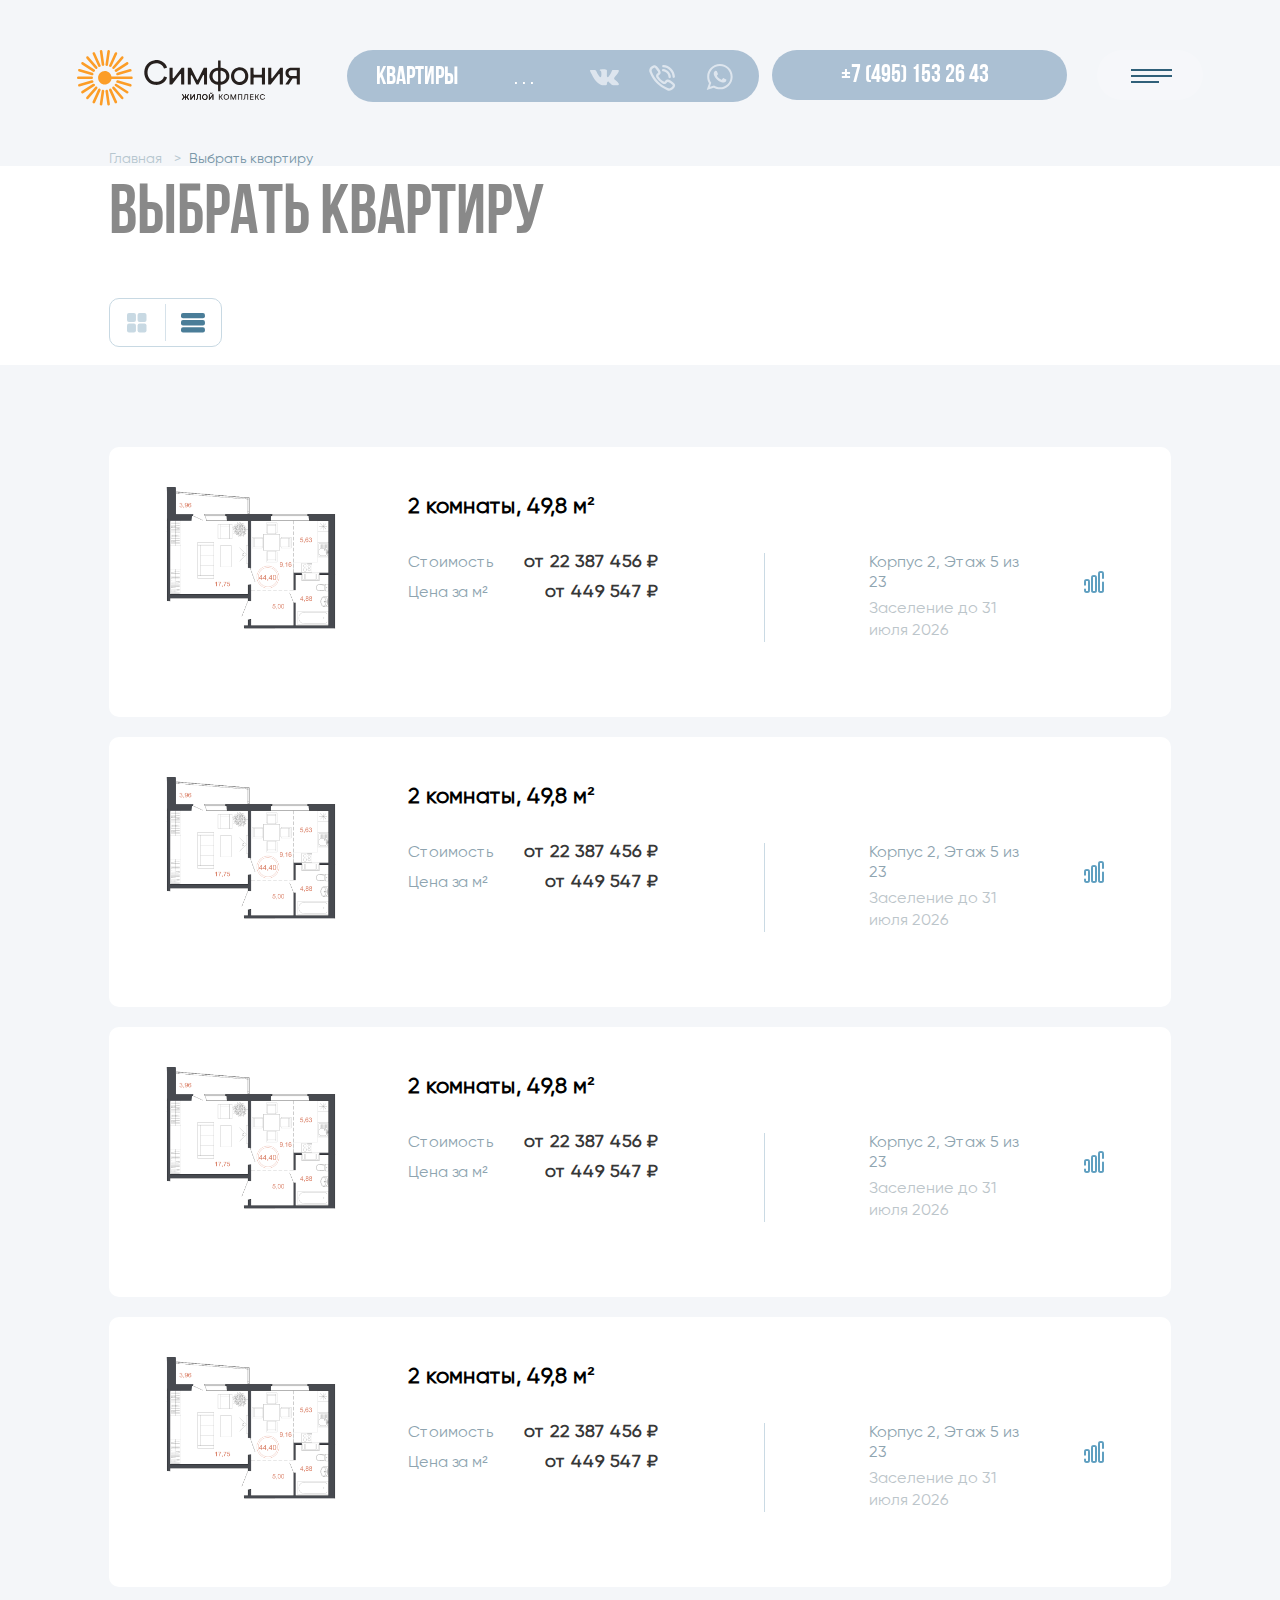
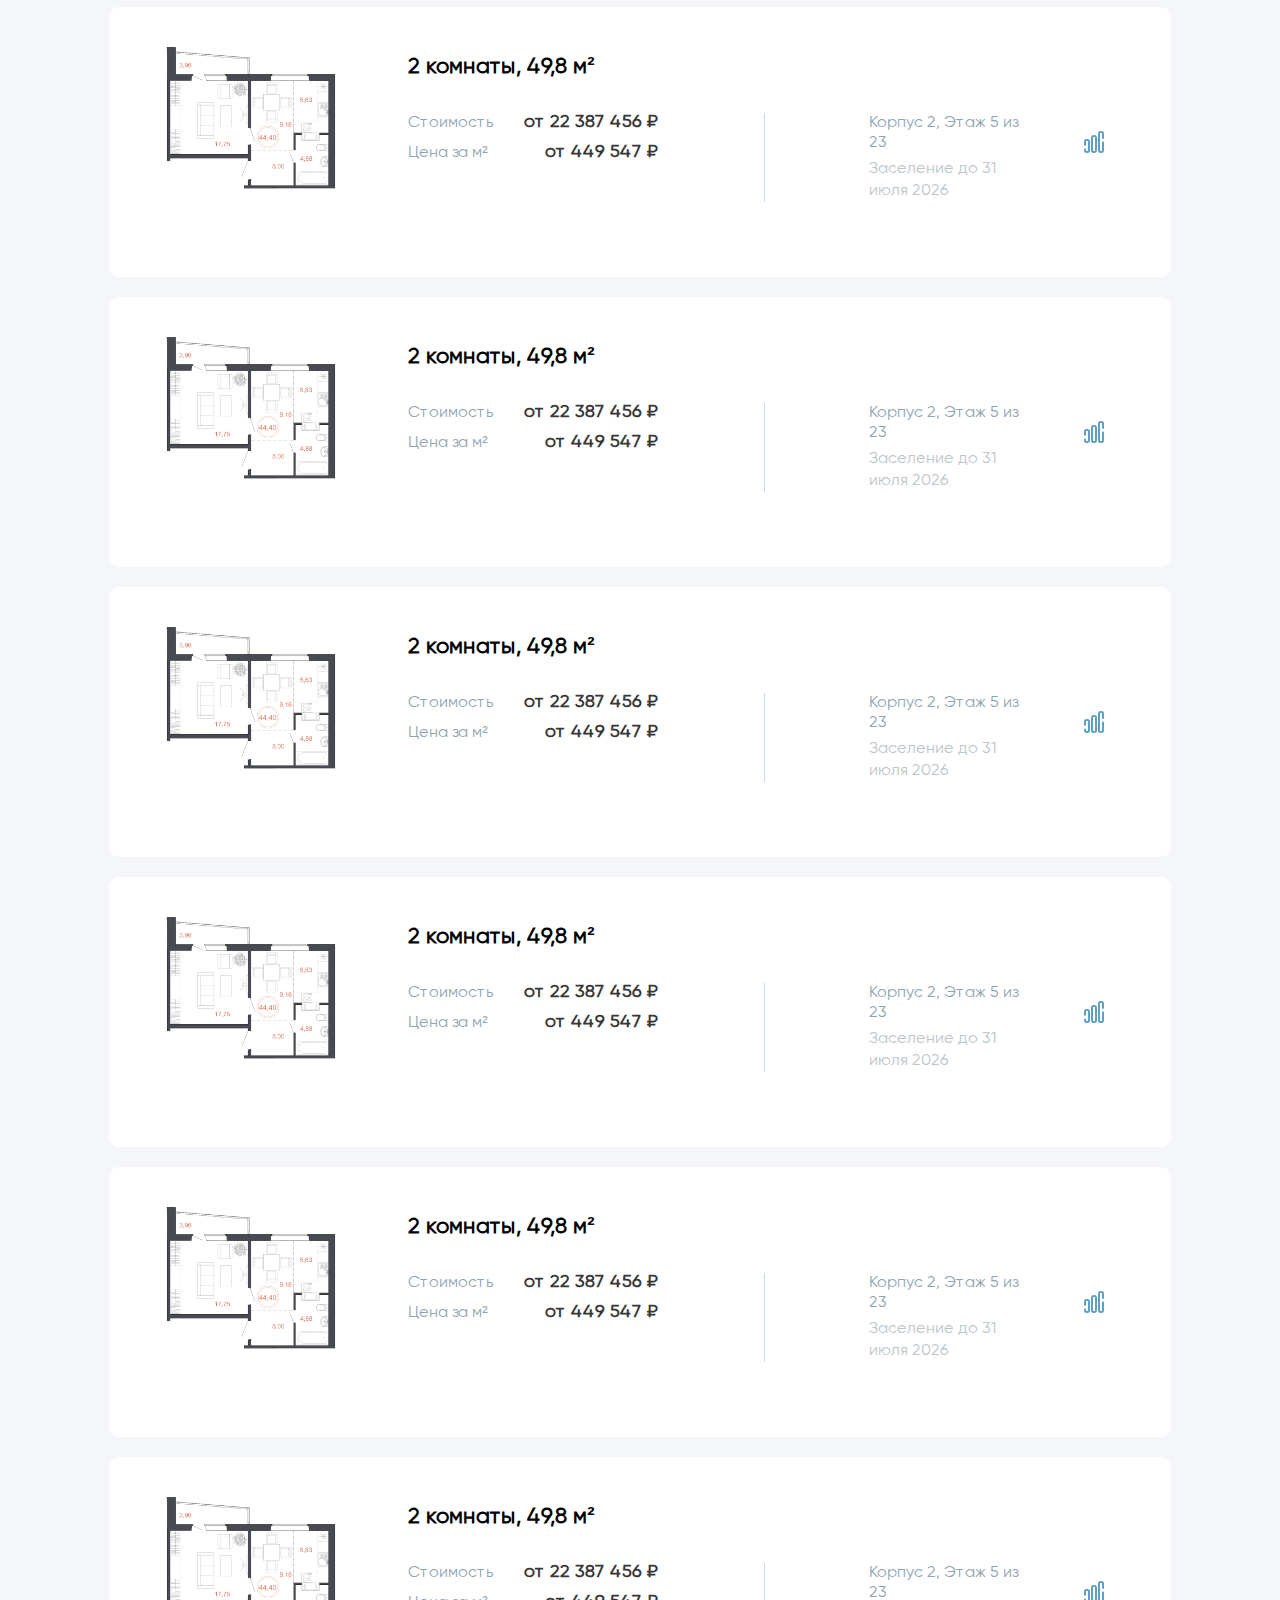
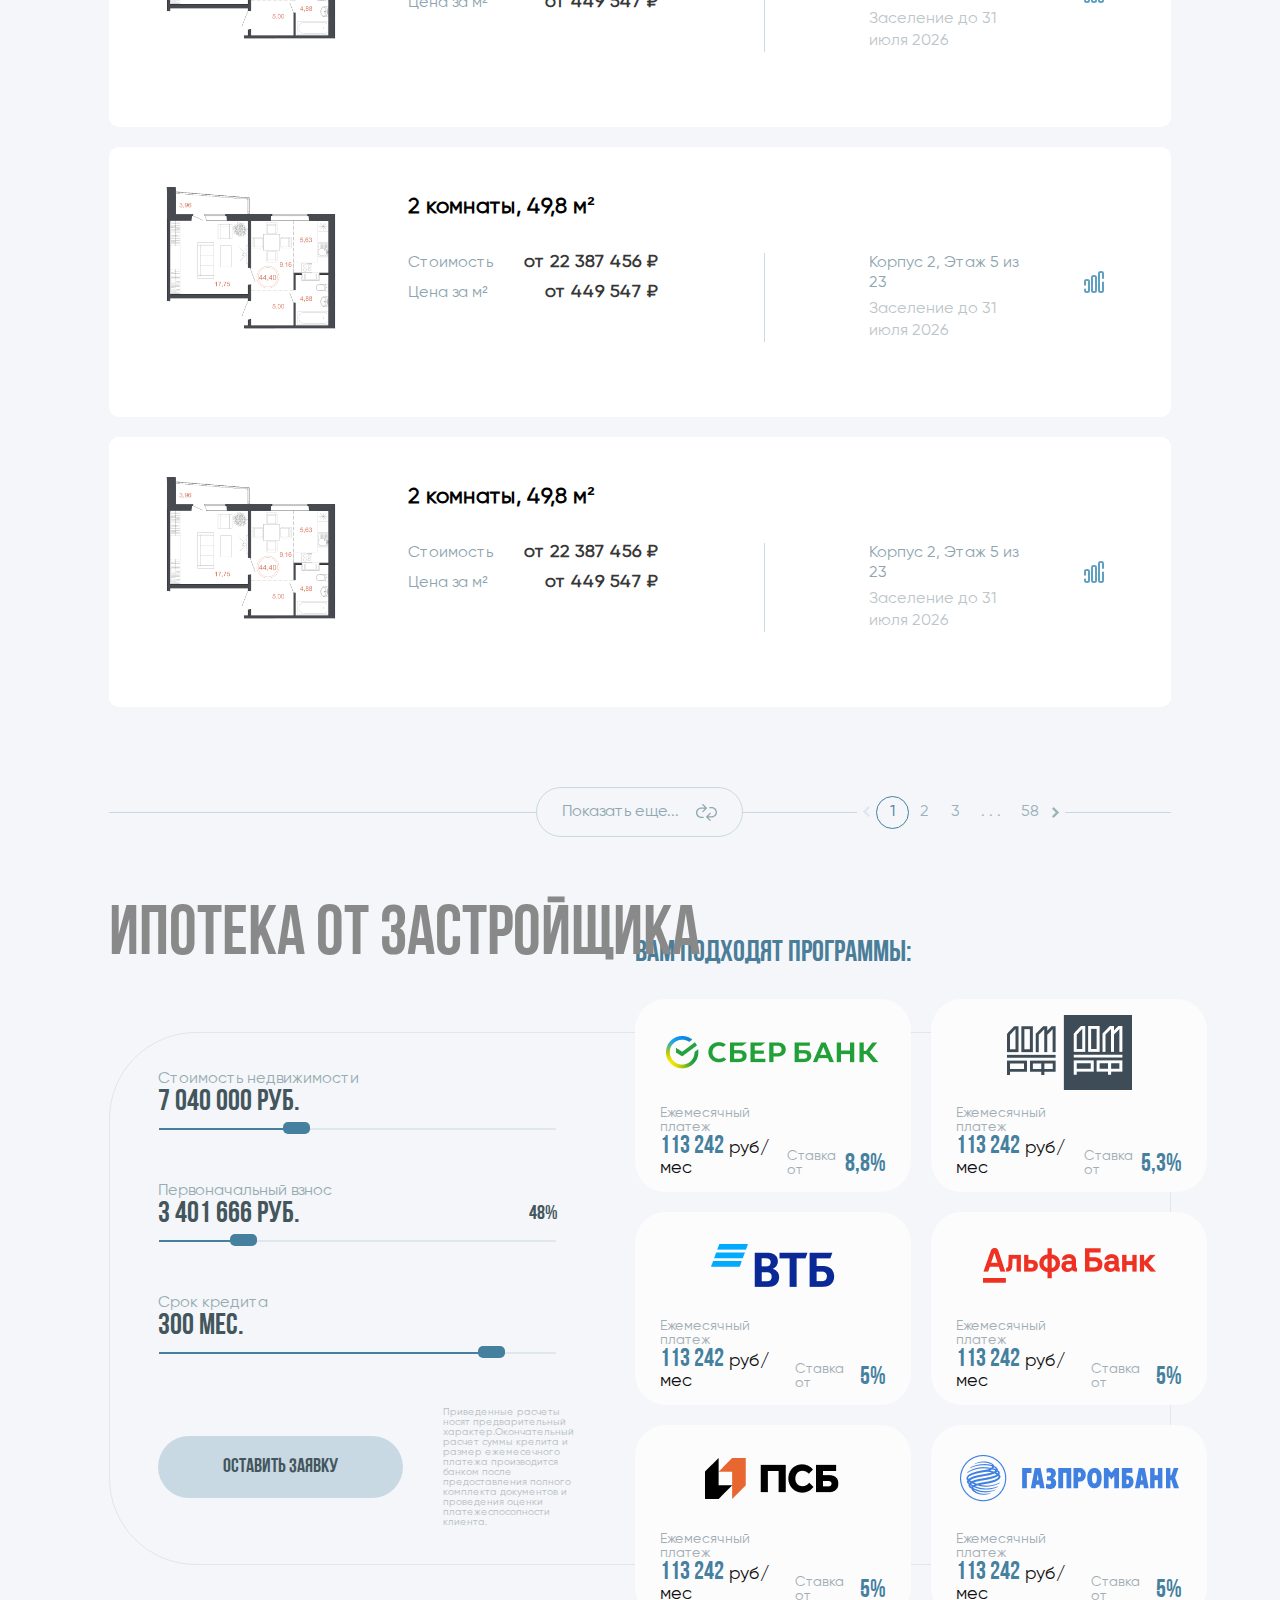
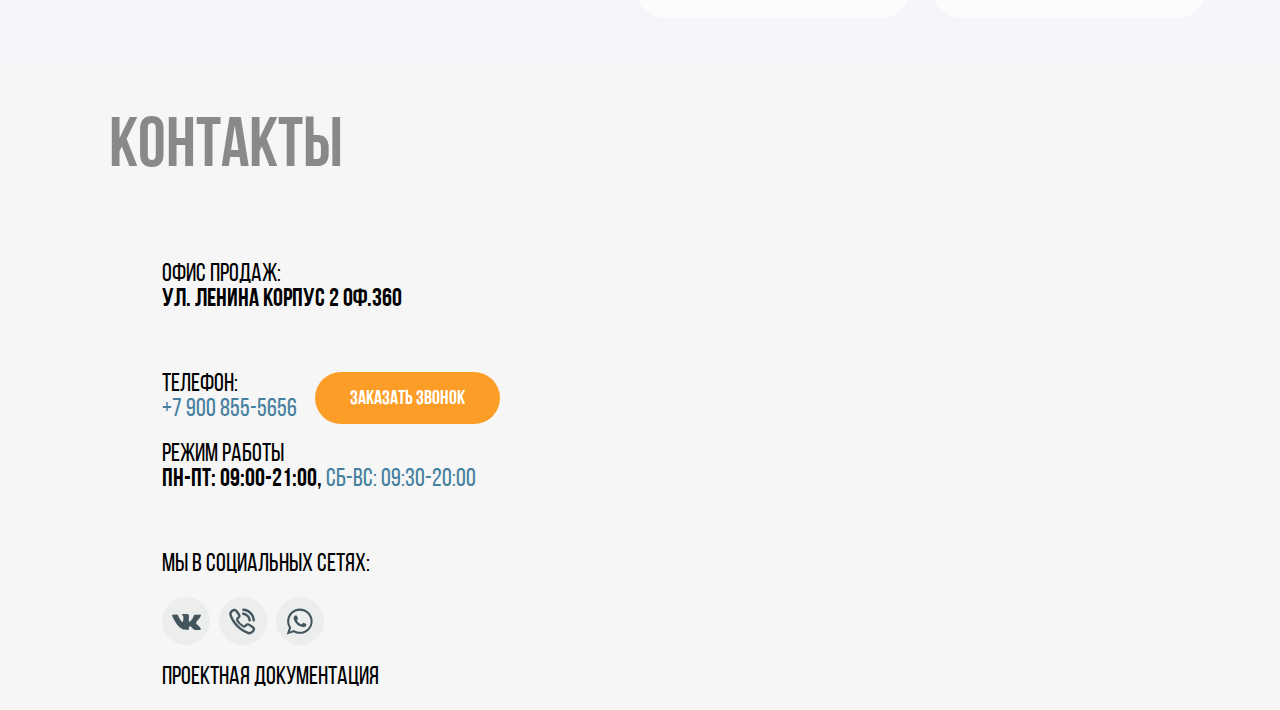
<file: select-apartment_vid-2.html>
<!DOCTYPE html>
<html lang="ru">
<head>
    <meta charset="UTF-8">
    <meta name="viewport" content="width=device-width, initial-scale=1.0">
    <link rel="stylesheet" href="scripts/jquery-ui.min.css">
    <link rel="stylesheet" href="styles/style.css">

    <script src="https://ajax.googleapis.com/ajax/libs/jquery/1.11.0/jquery.min.js"></script>
    <script src="scripts/jquery-ui.min.js"></script>
    <script src="scripts/jquery.ui.touch-punch.min.js"></script>
    <script src="scripts/select-apartment.js"></script>

    <title>Выбрать квартиру</title>
</head>
<body>
    <header class="header header-inner">
        <div class="header__wrapper">
            <a href="index.html"><img src="imgs/svg/header-logo.svg" alt="Симфония" class="header__logo"></a>
            <div class="header__menu">
                <nav class="header__nav">
                    <a href="#" class="header__nav__element">Квартиры</a>
                    <a href="#" class="header__nav__element">Ипотека</a>
                    <a href="news.html" class="header__nav__element">Новости</a>
                    <a href="building-progress.html" class="header__nav__element">Ход строительства</a>
                    <a href="contacts.html" class="header__nav__element">Контакты</a>
                </nav>
                <div class="header__nav__more-box">
                    <button class="header__nav__more active">. . .</button>
                    <div class="header__nav_hidden"></div>
                </div>
                <div class="header__socials">
                    <a href="#" class="header__socials__element header__socials__element_vk">
                        <svg width="29" height="17" viewBox="0 0 29 17" fill="none" xmlns="http://www.w3.org/2000/svg">
                            <path fill-rule="evenodd" clip-rule="evenodd" d="M9.56001 1.44354C9.94563 1.62636 10.8453 1.53123 11.1684 2.64587C11.4596 3.64994 11.4476 6.05117 11.2226 7.16886C10.6004 10.2596 7.97397 5.37118 7.32556 4.29734C6.98988 3.74126 6.40586 2.47297 6.14634 1.85417C5.69864 0.786426 4.62528 1.01385 3.34599 1.01385C2.86475 1.01385 2.53986 1.05789 2.0858 1.05694C1.3753 1.05522 0 0.919299 0 1.57241C0 2.07206 0.28632 2.57134 0.506893 3.00465L1.69536 5.35269C1.90302 5.7473 2.09351 6.14287 2.32816 6.53157L2.97387 7.6546C4.67444 10.4312 6.71763 13.688 9.77731 15.1923C12.0964 16.3325 13.1879 16.3094 15.7306 16.3094C16.1265 16.3094 16.6237 16.0963 16.7612 15.8246C16.929 15.4933 16.9118 14.945 16.9484 14.5058C17.0381 13.436 17.5637 12.0239 18.8343 12.8969C19.4362 13.3105 20.1677 14.274 20.7171 14.8163C21.0148 15.1101 21.3749 15.4948 21.7092 15.7259C21.8805 15.8443 22.1639 16.0151 22.3409 16.0896C23.3915 16.5319 24.5981 16.309 25.8992 16.3094C26.6212 16.3096 27.8799 16.4274 28.4886 16.0339C29.4536 15.41 28.4886 14.295 27.9416 13.6026C27.629 13.2072 26.4234 11.9444 25.9965 11.5727C23.2022 9.13983 23.7613 9.53425 26.6565 5.71547C27.2639 4.91423 28.8975 2.81478 28.8975 1.70128C28.8975 1.11756 28.2719 1.06761 27.8035 1.01843C27.5627 0.993265 27.4958 1.05541 27.248 1.05846C26.4784 1.06799 22.9733 0.975154 22.5349 1.12461C22.2516 1.22126 22.0906 1.50931 21.9755 1.77467C21.3242 3.2742 20.8802 4.30687 19.9462 5.69755C19.5681 6.26049 18.3571 8.14605 17.5992 8.14605C17.0562 8.14605 16.8605 7.07679 16.8605 6.55635C16.8605 4.9779 16.9475 3.53785 16.9475 2.0021C16.9475 1.67516 16.8759 1.3324 16.7672 1.10612C16.2923 0.11749 13.7062 0.326426 12.515 0.326426C11.6547 0.326426 10.2676 0.414499 9.732 1.09792C9.6487 1.20449 9.57544 1.26149 9.56001 1.44354Z" fill="white" fill-opacity="0.6"/>
                        </svg>                        
                    </a>
                    <a href="#" class="header__socials__element header__socials__element_viber">
                        <svg width="27" height="27" viewBox="0 0 27 27" fill="none" xmlns="http://www.w3.org/2000/svg">
                            <path fill-rule="evenodd" clip-rule="evenodd" d="M24.7264 14.002C24.7215 14.002 24.7156 14.002 24.7623 14.002C24.0509 13.9937 23.5214 13.4515 23.5633 12.8423C23.5896 7.99209 19.1844 3.47557 14.2893 3.31268C13.6294 3.2911 13.1129 2.73822 13.1344 2.07805C13.1572 1.41861 13.7166 0.937928 14.4013 0.921875C20.5997 1.1283 25.9983 6.68681 25.9217 12.8199C25.9134 13.4767 25.379 14.002 24.7264 14.002ZM14.2881 4.91726C18.5066 5.41445 21.9112 9.0388 21.8777 12.9971C21.8717 13.6535 21.3374 14.1829 20.6823 14.1829C20.6787 14.1829 20.6752 14.1829 20.6715 14.1829C20.0116 14.1769 19.4809 13.6369 19.4869 12.9755C19.5108 10.2021 17.053 7.65325 14.0548 7.29319C13.3533 7.21683 12.8846 6.65506 12.9612 5.96533C13.0388 5.30824 13.6364 4.83464 14.2881 4.91726ZM9.89255 11.1353C9.41314 11.4549 9.22068 11.7585 9.57339 12.5282L11.539 15.2866C12.3926 16.0941 13.5661 17.0008 14.7805 17.5402C15.4738 17.8488 15.6257 17.6224 15.7859 17.3872C16.4637 16.3793 17.2921 15.7753 18.2473 15.5933C19.2634 15.3995 20.3715 15.7082 21.5807 16.5753L21.9589 16.8007C22.5937 17.2936 23.25 17.7126 23.8776 18.18L24.2218 18.4431C25.1994 19.1481 26.7382 20.3276 25.9157 22.6082C25.1973 24.6078 22.6989 26.8167 20.2472 26.8167C20.1335 26.8167 20.0188 26.8058 19.9089 26.7759L19.7067 26.7301C19.4115 26.6986 18.9657 26.5671 18.5304 26.3833C10.0862 22.8153 4.10794 16.9166 0.797936 8.85034C0.108201 7.2756 0.0831692 5.73932 0.690372 4.41082C1.32388 3.02563 2.659 1.98818 4.33141 1.41C5.10495 1.15151 5.86751 1.15777 6.59924 1.42197C8.26938 2.07406 11.5673 6.49998 11.6617 8.20286C11.755 9.95999 10.4975 10.7307 9.89255 11.1353ZM9.27446 8.33655C9.12981 7.4296 6.60876 4.05439 5.77192 3.66939C5.6727 3.70294 5.60658 3.61298 5.46591 3.61298C5.34756 3.61298 5.22203 3.63692 5.08336 3.68236C3.98124 4.04613 3.25577 4.64318 2.86469 5.40783C2.54073 6.11498 2.59823 7.05049 2.96872 7.93105C6.06613 15.3959 11.6138 20.9241 19.4606 24.1783C19.6925 24.2762 19.983 24.3396 20.2161 24.391C20.2765 24.4812 20.3057 24.4116 20.3463 24.4199C21.567 24.3506 23.2081 23.0692 23.6648 21.7971C23.8538 21.2741 23.8753 21.1224 22.7874 20.3591C22.656 20.2595 22.5232 20.1616 22.3953 20.0598C21.8203 19.6054 21.2131 19.1902 20.607 18.83L20.2447 18.4817C19.7546 18.1899 19.1546 17.8581 18.692 17.9457C18.3871 18.0044 18.0762 18.2663 17.7679 18.7259C16.8558 20.08 15.4117 20.445 13.8087 19.7276C11.0846 17.9352 10.3662 16.8332 9.73619 16.4339L7.54954 13.8069C7.50646 13.7458 7.46936 13.6825 7.43943 13.6144C6.31473 11.128 7.74063 9.7474 8.61584 9.14401C9.24218 8.69334 9.28644 8.53172 9.27446 8.33655Z" fill="white" fill-opacity="0.6"/>
                        </svg>                      
                    </a>
                    <a href="#" class="header__socials__element header__socials__element_whatsapp">
                        <svg width="27" height="26" viewBox="0 0 27 26" fill="none" xmlns="http://www.w3.org/2000/svg">
                            <path fill-rule="evenodd" clip-rule="evenodd" d="M26.6555 12.6353C26.6555 19.6528 20.9543 25.2708 13.9203 25.2708C11.6883 25.2708 9.59153 24.6999 7.7661 23.6987L0.716736 25.9387L3.01476 19.1589C1.85629 17.2561 1.18892 15.0211 1.18892 12.6349C1.18892 5.65679 6.88883 0 13.9228 0C20.9552 0.00157009 26.6555 5.6577 26.6555 12.6353ZM13.9203 2.08103C8.01723 2.08103 3.25267 6.78048 3.25267 12.638C3.25267 14.9631 3.97334 17.1157 5.25495 18.8651L3.91839 22.8091L8.03086 21.5025C9.72251 22.6116 11.7465 23.2588 13.9203 23.2588C19.8444 23.2588 24.6276 18.4931 24.6276 12.6353C24.6276 6.78048 19.8526 2.08103 13.9203 2.08103ZM20.3521 15.5461C20.2728 15.4187 20.0647 15.3414 19.7533 15.1853C19.4418 15.029 17.9055 14.2806 17.6212 14.1798C17.3339 14.1071 17.1257 14.0232 16.9175 14.3335C16.711 14.644 16.1123 15.3414 15.9296 15.5479C15.748 15.755 15.5662 15.7807 15.2539 15.6271C14.9418 15.471 13.9348 15.1448 12.742 14.0907C11.8144 13.2684 11.1874 12.2684 11.0065 11.9458C10.8231 11.6359 10.988 11.4687 11.1429 11.3147C11.2825 11.175 11.4546 10.9525 11.6112 10.8017C11.7676 10.5905 11.8193 10.4629 11.9234 10.2555C12.0257 10.0483 12.0047 9.86811 11.897 9.71151C11.8193 9.55574 11.1961 8.03358 10.9347 7.41397C10.6749 6.79437 10.4152 6.89659 10.2326 6.89659C10.0508 6.89659 9.84282 6.87147 9.63458 6.87147C9.42642 6.87147 9.08819 6.94832 8.80235 7.25886C8.51651 7.56908 7.71032 8.31777 7.71032 9.84208C7.71032 11.3676 8.82756 12.8948 8.98407 13.0447C9.14133 13.289 11.1527 16.481 14.3172 17.7211C17.4916 18.96 17.4916 18.546 18.0633 18.4931C18.6357 18.442 19.9592 17.7447 20.1695 17.0229C20.4299 16.2978 20.4299 15.6751 20.3521 15.5461Z" fill="white" fill-opacity="0.6"/>
                        </svg>
                    </a>
                </div>
            </div>
            <a href="tel:+74951532643" class="header__button">+7 (495) 153 26 43</a>
            <button class="header__burger-button">
                <svg width="41" height="14" viewBox="0 0 41 14" fill="none" xmlns="http://www.w3.org/2000/svg">
                    <path d="M0 0H41V2H0V0Z" fill="#306079"/>
                    <path d="M0 6H41V8H0V6Z" fill="#306079"/>
                    <path d="M0 12H28V14H0V12Z" fill="#306079"/>
                </svg>                
            </button>
        </div>
    </header>
    <div class="burger">
        <div class="burger__space"></div>
        <div class="burger__content">
            <button class="burger__close-button">
                <svg width="26" height="26" viewBox="0 0 26 26" fill="none" xmlns="http://www.w3.org/2000/svg">
                    <path d="M24.6596 0.230044C24.9662 -0.0765937 25.4634 -0.0765935 25.77 0.230044C26.0767 0.536682 26.0767 1.03384 25.77 1.34048L1.34042 25.77C1.03378 26.0767 0.536618 26.0767 0.229979 25.77C-0.0766597 25.4634 -0.0766597 24.9662 0.229979 24.6596L24.6596 0.230044Z" fill="#6B6B6B"/>
                    <path d="M24.6596 25.77C24.9662 26.0766 25.4634 26.0766 25.77 25.77C26.0767 25.4633 26.0767 24.9662 25.77 24.6595L1.34042 0.229978C1.03378 -0.0766595 0.536618 -0.0766594 0.229979 0.229978C-0.0766597 0.536616 -0.0766597 1.03377 0.229979 1.34041L24.6596 25.77Z" fill="#6B6B6B"/>
                </svg>  
            </button>
            <nav class="burger__nav">
                <a href="#" class="burger__nav__element">Квартиры</a>
                <a href="#" class="burger__nav__element">Ипотека</a>
                <a href="news.html" class="burger__nav__element">Новости</a>
                <a href="building-progress.html" class="burger__nav__element">Ход строительства</a>
                <a href="contacts.html" class="burger__nav__element">Контакты</a>
                <a href="#" class="burger__nav__element">Проектная документация</a>
            </nav>
            <p class="footer__text">Офис продаж:<br><b>ул. Ленина корпус 2 оф.360</b></p>
            <div class="footer__tel-box">
                <p class="footer__text">Телефон:<br><span>+7 900 855-5656</span></p>
                <a href="tel:+79008555656" class="footer__call-button">Заказать звонок</a>
            </div>
            <p class="footer__text">Режим работы<br><b>ПН-ПТ: 09:00-21:00,</b> <span>СБ-ВС: 09:30-20:00</span></p>
            <div class="footer__socials">
                <p class="footer__text">Мы в социальных сетях:</p>
                <div>
                    <a href="#" class="footer__socials__element footer__socials__element_vk">
                        <svg width="30" height="17" viewBox="0 0 30 17" fill="none" xmlns="http://www.w3.org/2000/svg">
                            <path fill-rule="evenodd" clip-rule="evenodd" d="M10.5389 2.04669C10.9245 2.22951 11.8242 2.13438 12.1473 3.24902C12.4384 4.25309 12.4265 6.65432 12.2015 7.77201C11.5793 10.8628 8.95285 5.97433 8.30444 4.90049C7.96876 4.34441 7.38474 3.07612 7.12522 2.45732C6.67752 1.38958 5.60416 1.617 4.32488 1.617C3.84363 1.617 3.51875 1.66104 3.06468 1.66009C2.35418 1.65837 0.978882 1.52245 0.978882 2.17556C0.978882 2.67521 1.2652 3.17448 1.48577 3.6078L2.67424 5.95584C2.8819 6.35045 3.07239 6.74602 3.30704 7.13472L3.95276 8.25775C5.65333 11.0343 7.69651 14.2911 10.7562 15.7954C13.0753 16.9356 14.1668 16.9125 16.7095 16.9125C17.1054 16.9125 17.6026 16.6994 17.7401 16.4278C17.9078 16.0964 17.8907 15.5482 17.9273 15.109C18.017 14.0391 18.5426 12.6271 19.8132 13.5C20.4151 13.9137 21.1466 14.8771 21.6959 15.4195C21.9936 15.7133 22.3538 16.098 22.6881 16.329C22.8593 16.4474 23.1428 16.6182 23.3198 16.6927C24.3704 17.135 25.577 16.9122 26.878 16.9125C27.6001 16.9127 28.8588 17.0306 29.4675 16.6371C30.4325 16.0131 29.4675 14.8981 28.9205 14.2057C28.6079 13.8104 27.4023 12.5476 26.9754 12.1759C24.181 9.74298 24.7402 10.1374 27.6354 6.31862C28.2427 5.51738 29.8764 3.41792 29.8764 2.30443C29.8764 1.72071 29.2507 1.67076 28.7824 1.62158C28.5416 1.59641 28.4747 1.65856 28.2269 1.66161C27.4572 1.67114 23.9522 1.5783 23.5137 1.72776C23.2305 1.82441 23.0695 2.11246 22.9544 2.37782C22.3031 3.87735 21.8591 4.91002 20.9251 6.3007C20.547 6.86364 19.336 8.7492 18.578 8.7492C18.0351 8.7492 17.8394 7.67994 17.8394 7.1595C17.8394 5.58105 17.9263 4.141 17.9263 2.60525C17.9263 2.27831 17.8548 1.93555 17.7461 1.70927C17.2712 0.72064 14.685 0.929575 13.4939 0.929575C12.6336 0.929575 11.2465 1.01765 10.7109 1.70107C10.6276 1.80764 10.5543 1.86464 10.5389 2.04669Z" fill="#44565D"/>
                        </svg>                                    
                    </a>
                    <a href="#" class="footer__socials__element footer__socials__element_viber">
                        <svg width="27" height="27" viewBox="0 0 27 27" fill="none" xmlns="http://www.w3.org/2000/svg">
                            <path fill-rule="evenodd" clip-rule="evenodd" d="M24.7053 13.605C24.7004 13.605 24.6945 13.605 24.7411 13.605C24.0298 13.5968 23.5002 13.0545 23.5421 12.4453C23.5684 7.59512 19.1633 3.0786 14.2681 2.91571C13.6082 2.89413 13.0918 2.34125 13.1133 1.68108C13.1361 1.02164 13.6955 0.540955 14.3801 0.524902C20.5786 0.731324 25.9772 6.28984 25.9006 12.4229C25.8922 13.0797 25.3579 13.605 24.7053 13.605ZM14.267 4.52029C18.4855 5.01748 21.89 8.64183 21.8566 12.6001C21.8506 13.2566 21.3163 13.786 20.6611 13.786C20.6576 13.786 20.6541 13.786 20.6503 13.786C19.9904 13.78 19.4598 13.24 19.4658 12.5785C19.4897 9.80508 17.0319 7.25628 14.0337 6.89622C13.3322 6.81986 12.8635 6.25809 12.9401 5.56836C13.0177 4.91127 13.6153 4.43766 14.267 4.52029ZM9.87143 10.7383C9.39202 11.0579 9.19956 11.3615 9.55228 12.1312L11.5179 14.8896C12.3715 15.6971 13.5449 16.6038 14.7593 17.1432C15.4527 17.4518 15.6046 17.2255 15.7648 16.9902C16.4425 15.9823 17.271 15.3783 18.2262 15.1964C19.2423 15.0025 20.3504 15.3113 21.5596 16.1783L21.9378 16.4038C22.5726 16.8966 23.2289 17.3156 23.8565 17.7831L24.2007 18.0462C25.1783 18.7511 26.7171 19.9306 25.8946 22.2112C25.1762 24.2108 22.6778 26.4198 20.2261 26.4198C20.1124 26.4198 19.9977 26.4088 19.8878 26.3789L19.6856 26.3331C19.3904 26.3017 18.9445 26.1702 18.5093 25.9863C10.0651 22.4183 4.08682 16.5196 0.776818 8.45336C0.0870828 6.87863 0.062051 5.34234 0.669253 4.01385C1.30276 2.62866 2.63788 1.5912 4.31029 1.01302C5.08383 0.754542 5.84639 0.7608 6.57812 1.02499C8.24826 1.67709 11.5462 6.103 11.6406 7.80589C11.7339 9.56301 10.4764 10.3337 9.87143 10.7383ZM9.25335 7.93958C9.10869 7.03263 6.58764 3.65741 5.7508 3.27241C5.65158 3.30597 5.58546 3.216 5.44479 3.216C5.32644 3.216 5.20092 3.23995 5.06224 3.28538C3.96012 3.64916 3.23465 4.24621 2.84357 5.01086C2.51961 5.718 2.57711 6.65352 2.9476 7.53408C6.04501 14.9989 11.5927 20.5271 19.4395 23.7814C19.6714 23.8792 19.9619 23.9426 20.195 23.994C20.2554 24.0842 20.2846 24.0146 20.3252 24.023C21.5459 23.9536 23.187 22.6722 23.6437 21.4002C23.8326 20.8771 23.8541 20.7255 22.7663 19.9621C22.6348 19.8625 22.5021 19.7647 22.3742 19.6628C21.7992 19.2084 21.192 18.7932 20.5859 18.433L20.2236 18.0847C19.7335 17.7929 19.1335 17.4611 18.6708 17.5487C18.366 17.6075 18.0551 17.8693 17.7467 18.329C16.8347 19.683 15.3906 20.0481 13.7875 19.3306C11.0634 17.5382 10.3451 16.4362 9.71507 16.0369L7.52842 13.4099C7.48534 13.3488 7.44824 13.2855 7.41831 13.2174C6.29361 10.731 7.71951 9.35043 8.59472 8.74703C9.22106 8.29637 9.26532 8.13475 9.25335 7.93958Z" fill="#44565D"/>
                        </svg>                                    
                    </a>
                    <a href="#" class="footer__socials__element footer__socials__element_whatsapp">
                        <svg width="27" height="27" viewBox="0 0 27 27" fill="none" xmlns="http://www.w3.org/2000/svg">
                            <path fill-rule="evenodd" clip-rule="evenodd" d="M26.6344 13.2383C26.6344 20.2559 20.9332 25.8738 13.8992 25.8738C11.6672 25.8738 9.57041 25.303 7.74498 24.3017L0.695618 26.5418L2.99365 19.7619C1.83517 17.8591 1.1678 15.6241 1.1678 13.238C1.1678 6.25982 6.86771 0.603027 13.9017 0.603027C20.9341 0.604597 26.6344 6.26073 26.6344 13.2383ZM13.8992 2.68406C7.99611 2.68406 3.23156 7.38351 3.23156 13.241C3.23156 15.5661 3.95223 17.7188 5.23383 19.4681L3.89727 23.4121L8.00974 22.1055C9.70139 23.2147 11.7254 23.8618 13.8992 23.8618C19.8232 23.8618 24.6065 19.0961 24.6065 13.2383C24.6065 7.38351 19.8315 2.68406 13.8992 2.68406ZM20.331 16.1491C20.2517 16.0217 20.0435 15.9444 19.7322 15.7883C19.4207 15.632 17.8843 14.8836 17.6001 14.7829C17.3128 14.7101 17.1046 14.6263 16.8964 14.9365C16.6899 15.247 16.0911 15.9444 15.9084 16.1509C15.7269 16.358 15.5451 16.3837 15.2328 16.2302C14.9207 16.074 13.9137 15.7478 12.7209 14.6937C11.7932 13.8715 11.1663 12.8715 10.9854 12.5489C10.802 12.2389 10.9669 12.0717 11.1217 11.9178C11.2614 11.778 11.4335 11.5555 11.59 11.4047C11.7465 11.1935 11.7982 11.066 11.9023 10.8585C12.0046 10.6514 11.9836 10.4711 11.8759 10.3145C11.7982 10.1588 11.175 8.63661 10.9136 8.017C10.6538 7.39739 10.394 7.49961 10.2115 7.49961C10.0297 7.49961 9.82171 7.47449 9.61346 7.47449C9.4053 7.47449 9.06707 7.55134 8.78123 7.86189C8.4954 8.17211 7.6892 8.92079 7.6892 10.4451C7.6892 11.9707 8.80644 13.4979 8.96295 13.6478C9.12021 13.892 11.1316 17.084 14.296 18.3242C17.4705 19.563 17.4705 19.149 18.0422 19.0961C18.6146 19.045 19.9381 18.3477 20.1484 17.626C20.4088 16.9008 20.4088 16.2782 20.331 16.1491Z" fill="#44565D"/>
                        </svg>
                    </a>
                </div>
            </div>
        </div>
    </div>
    <div class="up up-invisible">
        <img src="imgs/svg/up.svg" alt="up">
    </div>
    <div class="nav-chain">
        <a class="nav-chain__back" href="/">Главная   >  </a><a class="nav-chain__select" href="#">Выбрать квартиру</a>
    </div>
    <section class="select-apartment">
        <div class="select-apartment__filter">
            <h1 class="section-title">Выбрать квартиру</h1>
            <div>
                <div class="select-apartment__filter__display">
                    <a href="select-apartment.html">
                        <svg width="20" height="20" viewBox="0 0 20 20" fill="none" xmlns="http://www.w3.org/2000/svg">
                            <rect width="8.9346" height="8.9346" rx="2" fill="#C8D9E3"/>
                            <rect y="10.5591" width="8.9346" height="8.9346" rx="2" fill="#C8D9E3"/>
                            <rect x="10.5591" width="8.9346" height="8.9346" rx="2" fill="#C8D9E3"/>
                            <rect x="10.5591" y="10.5591" width="8.9346" height="8.9346" rx="2" fill="#C8D9E3"/>
                        </svg>                    
                    </a>
                    <a href="#" class="display-selected">
                        <svg width="24" height="20" viewBox="0 0 24 20" fill="none" xmlns="http://www.w3.org/2000/svg">
                            <rect width="23.9241" height="5.31646" rx="2" fill="#C8D9E3"/>
                            <rect y="7.08861" width="23.9241" height="5.31646" rx="2" fill="#C8D9E3"/>
                            <rect y="14.1772" width="23.9241" height="5.31646" rx="2" fill="#C8D9E3"/>
                        </svg>                            
                    </a>
                </div>
            </div>
        </div>
        <div class="section-box select-apartment__content select-apartment__content__list">
            <div class="select-apartment__card">
                <a href="card.html" class="select-apartment__card__link"></a>
                <img src="imgs/apartment-plan.png" alt="apartment">
                <div>
                    <p>2 комнаты, 49,8 м²</p>
                    <div>
                        <div class="select-apartment__card__price-box">
                            <p><span>Стоимость</span>от 22 387 456 ₽</p>
                            <p><span>Цена за м²</span>от 449 547 ₽</p>
                        </div>
                        <div class="select-apartment__card__place-box">
                            <p>Корпус 2, Этаж 5 из 23</p>
                            <p>Заселение до 31 июля 2026</p>
                        </div>
                    </div>
                </div>
                <a href="#">
                    <svg xmlns="http://www.w3.org/2000/svg" width="20" height="22" viewBox="0 0 20 22" fill="none">
                        <path d="M1 18.6C1 19.7314 1 20.2971 1.29289 20.6485C1.58579 21 2.05719 21 3 21C3.94281 21 4.41421 21 4.70711 20.6485C5 20.2971 5 19.7314 5 18.6V11.4C5 10.2686 5 9.70294 4.70711 9.35147C4.41421 9 3.94281 9 3 9C2.05719 9 1.58579 9 1.29289 9.35147C1 9.70294 1 10.2686 1 11.4V13.8" stroke="#FC9D27" stroke-width="2" stroke-linecap="round"/>
                        <path d="M8 7.28571C8 6.20822 8 5.66947 8.29289 5.33474C8.58579 5 9.05719 5 10 5C10.9428 5 11.4142 5 11.7071 5.33474C12 5.66947 12 6.20822 12 7.28571V18.7143C12 19.7918 12 20.3305 11.7071 20.6653C11.4142 21 10.9428 21 10 21C9.05719 21 8.58579 21 8.29289 20.6653C8 20.3305 8 19.7918 8 18.7143V7.28571Z" stroke="#FC9D27" stroke-width="2"/>
                        <path d="M19 11.5882V18.6471C19 19.7562 19 20.3108 18.7071 20.6554C18.4142 21 17.9428 21 17 21C16.0572 21 15.5858 21 15.2929 20.6554C15 20.3108 15 19.7562 15 18.6471V3.35294C15 2.24375 15 1.68916 15.2929 1.34458C15.5858 1 16.0572 1 17 1C17.9428 1 18.4142 1 18.7071 1.34458C19 1.68916 19 2.24375 19 3.35294V6.88235" stroke="#FC9D27" stroke-width="2" stroke-linecap="round"/>
                    </svg>
                </a>
            </div>
            <div class="select-apartment__card">
                <a href="card.html" class="select-apartment__card__link"></a>
                <img src="imgs/apartment-plan.png" alt="apartment">
                <div>
                    <p>2 комнаты, 49,8 м²</p>
                    <div>
                        <div class="select-apartment__card__price-box">
                            <p><span>Стоимость</span>от 22 387 456 ₽</p>
                            <p><span>Цена за м²</span>от 449 547 ₽</p>
                        </div>
                        <div class="select-apartment__card__place-box">
                            <p>Корпус 2, Этаж 5 из 23</p>
                            <p>Заселение до 31 июля 2026</p>
                        </div>
                    </div>
                </div>
                <a href="#">
                    <svg xmlns="http://www.w3.org/2000/svg" width="20" height="22" viewBox="0 0 20 22" fill="none">
                        <path d="M1 18.6C1 19.7314 1 20.2971 1.29289 20.6485C1.58579 21 2.05719 21 3 21C3.94281 21 4.41421 21 4.70711 20.6485C5 20.2971 5 19.7314 5 18.6V11.4C5 10.2686 5 9.70294 4.70711 9.35147C4.41421 9 3.94281 9 3 9C2.05719 9 1.58579 9 1.29289 9.35147C1 9.70294 1 10.2686 1 11.4V13.8" stroke="#FC9D27" stroke-width="2" stroke-linecap="round"/>
                        <path d="M8 7.28571C8 6.20822 8 5.66947 8.29289 5.33474C8.58579 5 9.05719 5 10 5C10.9428 5 11.4142 5 11.7071 5.33474C12 5.66947 12 6.20822 12 7.28571V18.7143C12 19.7918 12 20.3305 11.7071 20.6653C11.4142 21 10.9428 21 10 21C9.05719 21 8.58579 21 8.29289 20.6653C8 20.3305 8 19.7918 8 18.7143V7.28571Z" stroke="#FC9D27" stroke-width="2"/>
                        <path d="M19 11.5882V18.6471C19 19.7562 19 20.3108 18.7071 20.6554C18.4142 21 17.9428 21 17 21C16.0572 21 15.5858 21 15.2929 20.6554C15 20.3108 15 19.7562 15 18.6471V3.35294C15 2.24375 15 1.68916 15.2929 1.34458C15.5858 1 16.0572 1 17 1C17.9428 1 18.4142 1 18.7071 1.34458C19 1.68916 19 2.24375 19 3.35294V6.88235" stroke="#FC9D27" stroke-width="2" stroke-linecap="round"/>
                    </svg>
                </a>
            </div>
            <div class="select-apartment__card">
                <a href="card.html" class="select-apartment__card__link"></a>
                <img src="imgs/apartment-plan.png" alt="apartment">
                <div>
                    <p>2 комнаты, 49,8 м²</p>
                    <div>
                        <div class="select-apartment__card__price-box">
                            <p><span>Стоимость</span>от 22 387 456 ₽</p>
                            <p><span>Цена за м²</span>от 449 547 ₽</p>
                        </div>
                        <div class="select-apartment__card__place-box">
                            <p>Корпус 2, Этаж 5 из 23</p>
                            <p>Заселение до 31 июля 2026</p>
                        </div>
                    </div>
                </div>
                <a href="#">
                    <svg xmlns="http://www.w3.org/2000/svg" width="20" height="22" viewBox="0 0 20 22" fill="none">
                        <path d="M1 18.6C1 19.7314 1 20.2971 1.29289 20.6485C1.58579 21 2.05719 21 3 21C3.94281 21 4.41421 21 4.70711 20.6485C5 20.2971 5 19.7314 5 18.6V11.4C5 10.2686 5 9.70294 4.70711 9.35147C4.41421 9 3.94281 9 3 9C2.05719 9 1.58579 9 1.29289 9.35147C1 9.70294 1 10.2686 1 11.4V13.8" stroke="#FC9D27" stroke-width="2" stroke-linecap="round"/>
                        <path d="M8 7.28571C8 6.20822 8 5.66947 8.29289 5.33474C8.58579 5 9.05719 5 10 5C10.9428 5 11.4142 5 11.7071 5.33474C12 5.66947 12 6.20822 12 7.28571V18.7143C12 19.7918 12 20.3305 11.7071 20.6653C11.4142 21 10.9428 21 10 21C9.05719 21 8.58579 21 8.29289 20.6653C8 20.3305 8 19.7918 8 18.7143V7.28571Z" stroke="#FC9D27" stroke-width="2"/>
                        <path d="M19 11.5882V18.6471C19 19.7562 19 20.3108 18.7071 20.6554C18.4142 21 17.9428 21 17 21C16.0572 21 15.5858 21 15.2929 20.6554C15 20.3108 15 19.7562 15 18.6471V3.35294C15 2.24375 15 1.68916 15.2929 1.34458C15.5858 1 16.0572 1 17 1C17.9428 1 18.4142 1 18.7071 1.34458C19 1.68916 19 2.24375 19 3.35294V6.88235" stroke="#FC9D27" stroke-width="2" stroke-linecap="round"/>
                    </svg>
                </a>
            </div>
            <div class="select-apartment__card">
                <a href="card.html" class="select-apartment__card__link"></a>
                <img src="imgs/apartment-plan.png" alt="apartment">
                <div>
                    <p>2 комнаты, 49,8 м²</p>
                    <div>
                        <div class="select-apartment__card__price-box">
                            <p><span>Стоимость</span>от 22 387 456 ₽</p>
                            <p><span>Цена за м²</span>от 449 547 ₽</p>
                        </div>
                        <div class="select-apartment__card__place-box">
                            <p>Корпус 2, Этаж 5 из 23</p>
                            <p>Заселение до 31 июля 2026</p>
                        </div>
                    </div>
                </div>
                <a href="#">
                    <svg xmlns="http://www.w3.org/2000/svg" width="20" height="22" viewBox="0 0 20 22" fill="none">
                        <path d="M1 18.6C1 19.7314 1 20.2971 1.29289 20.6485C1.58579 21 2.05719 21 3 21C3.94281 21 4.41421 21 4.70711 20.6485C5 20.2971 5 19.7314 5 18.6V11.4C5 10.2686 5 9.70294 4.70711 9.35147C4.41421 9 3.94281 9 3 9C2.05719 9 1.58579 9 1.29289 9.35147C1 9.70294 1 10.2686 1 11.4V13.8" stroke="#FC9D27" stroke-width="2" stroke-linecap="round"/>
                        <path d="M8 7.28571C8 6.20822 8 5.66947 8.29289 5.33474C8.58579 5 9.05719 5 10 5C10.9428 5 11.4142 5 11.7071 5.33474C12 5.66947 12 6.20822 12 7.28571V18.7143C12 19.7918 12 20.3305 11.7071 20.6653C11.4142 21 10.9428 21 10 21C9.05719 21 8.58579 21 8.29289 20.6653C8 20.3305 8 19.7918 8 18.7143V7.28571Z" stroke="#FC9D27" stroke-width="2"/>
                        <path d="M19 11.5882V18.6471C19 19.7562 19 20.3108 18.7071 20.6554C18.4142 21 17.9428 21 17 21C16.0572 21 15.5858 21 15.2929 20.6554C15 20.3108 15 19.7562 15 18.6471V3.35294C15 2.24375 15 1.68916 15.2929 1.34458C15.5858 1 16.0572 1 17 1C17.9428 1 18.4142 1 18.7071 1.34458C19 1.68916 19 2.24375 19 3.35294V6.88235" stroke="#FC9D27" stroke-width="2" stroke-linecap="round"/>
                    </svg>
                </a>
            </div>
            <div class="select-apartment__card">
                <a href="card.html" class="select-apartment__card__link"></a>
                <img src="imgs/apartment-plan.png" alt="apartment">
                <div>
                    <p>2 комнаты, 49,8 м²</p>
                    <div>
                        <div class="select-apartment__card__price-box">
                            <p><span>Стоимость</span>от 22 387 456 ₽</p>
                            <p><span>Цена за м²</span>от 449 547 ₽</p>
                        </div>
                        <div class="select-apartment__card__place-box">
                            <p>Корпус 2, Этаж 5 из 23</p>
                            <p>Заселение до 31 июля 2026</p>
                        </div>
                    </div>
                </div>
                <a href="#">
                    <svg xmlns="http://www.w3.org/2000/svg" width="20" height="22" viewBox="0 0 20 22" fill="none">
                        <path d="M1 18.6C1 19.7314 1 20.2971 1.29289 20.6485C1.58579 21 2.05719 21 3 21C3.94281 21 4.41421 21 4.70711 20.6485C5 20.2971 5 19.7314 5 18.6V11.4C5 10.2686 5 9.70294 4.70711 9.35147C4.41421 9 3.94281 9 3 9C2.05719 9 1.58579 9 1.29289 9.35147C1 9.70294 1 10.2686 1 11.4V13.8" stroke="#FC9D27" stroke-width="2" stroke-linecap="round"/>
                        <path d="M8 7.28571C8 6.20822 8 5.66947 8.29289 5.33474C8.58579 5 9.05719 5 10 5C10.9428 5 11.4142 5 11.7071 5.33474C12 5.66947 12 6.20822 12 7.28571V18.7143C12 19.7918 12 20.3305 11.7071 20.6653C11.4142 21 10.9428 21 10 21C9.05719 21 8.58579 21 8.29289 20.6653C8 20.3305 8 19.7918 8 18.7143V7.28571Z" stroke="#FC9D27" stroke-width="2"/>
                        <path d="M19 11.5882V18.6471C19 19.7562 19 20.3108 18.7071 20.6554C18.4142 21 17.9428 21 17 21C16.0572 21 15.5858 21 15.2929 20.6554C15 20.3108 15 19.7562 15 18.6471V3.35294C15 2.24375 15 1.68916 15.2929 1.34458C15.5858 1 16.0572 1 17 1C17.9428 1 18.4142 1 18.7071 1.34458C19 1.68916 19 2.24375 19 3.35294V6.88235" stroke="#FC9D27" stroke-width="2" stroke-linecap="round"/>
                    </svg>
                </a>
            </div>
            <div class="select-apartment__card">
                <a href="card.html" class="select-apartment__card__link"></a>
                <img src="imgs/apartment-plan.png" alt="apartment">
                <div>
                    <p>2 комнаты, 49,8 м²</p>
                    <div>
                        <div class="select-apartment__card__price-box">
                            <p><span>Стоимость</span>от 22 387 456 ₽</p>
                            <p><span>Цена за м²</span>от 449 547 ₽</p>
                        </div>
                        <div class="select-apartment__card__place-box">
                            <p>Корпус 2, Этаж 5 из 23</p>
                            <p>Заселение до 31 июля 2026</p>
                        </div>
                    </div>
                </div>
                <a href="#">
                    <svg xmlns="http://www.w3.org/2000/svg" width="20" height="22" viewBox="0 0 20 22" fill="none">
                        <path d="M1 18.6C1 19.7314 1 20.2971 1.29289 20.6485C1.58579 21 2.05719 21 3 21C3.94281 21 4.41421 21 4.70711 20.6485C5 20.2971 5 19.7314 5 18.6V11.4C5 10.2686 5 9.70294 4.70711 9.35147C4.41421 9 3.94281 9 3 9C2.05719 9 1.58579 9 1.29289 9.35147C1 9.70294 1 10.2686 1 11.4V13.8" stroke="#FC9D27" stroke-width="2" stroke-linecap="round"/>
                        <path d="M8 7.28571C8 6.20822 8 5.66947 8.29289 5.33474C8.58579 5 9.05719 5 10 5C10.9428 5 11.4142 5 11.7071 5.33474C12 5.66947 12 6.20822 12 7.28571V18.7143C12 19.7918 12 20.3305 11.7071 20.6653C11.4142 21 10.9428 21 10 21C9.05719 21 8.58579 21 8.29289 20.6653C8 20.3305 8 19.7918 8 18.7143V7.28571Z" stroke="#FC9D27" stroke-width="2"/>
                        <path d="M19 11.5882V18.6471C19 19.7562 19 20.3108 18.7071 20.6554C18.4142 21 17.9428 21 17 21C16.0572 21 15.5858 21 15.2929 20.6554C15 20.3108 15 19.7562 15 18.6471V3.35294C15 2.24375 15 1.68916 15.2929 1.34458C15.5858 1 16.0572 1 17 1C17.9428 1 18.4142 1 18.7071 1.34458C19 1.68916 19 2.24375 19 3.35294V6.88235" stroke="#FC9D27" stroke-width="2" stroke-linecap="round"/>
                    </svg>
                </a>
            </div>
            <div class="select-apartment__card">
                <a href="card.html" class="select-apartment__card__link"></a>
                <img src="imgs/apartment-plan.png" alt="apartment">
                <div>
                    <p>2 комнаты, 49,8 м²</p>
                    <div>
                        <div class="select-apartment__card__price-box">
                            <p><span>Стоимость</span>от 22 387 456 ₽</p>
                            <p><span>Цена за м²</span>от 449 547 ₽</p>
                        </div>
                        <div class="select-apartment__card__place-box">
                            <p>Корпус 2, Этаж 5 из 23</p>
                            <p>Заселение до 31 июля 2026</p>
                        </div>
                    </div>
                </div>
                <a href="#">
                    <svg xmlns="http://www.w3.org/2000/svg" width="20" height="22" viewBox="0 0 20 22" fill="none">
                        <path d="M1 18.6C1 19.7314 1 20.2971 1.29289 20.6485C1.58579 21 2.05719 21 3 21C3.94281 21 4.41421 21 4.70711 20.6485C5 20.2971 5 19.7314 5 18.6V11.4C5 10.2686 5 9.70294 4.70711 9.35147C4.41421 9 3.94281 9 3 9C2.05719 9 1.58579 9 1.29289 9.35147C1 9.70294 1 10.2686 1 11.4V13.8" stroke="#FC9D27" stroke-width="2" stroke-linecap="round"/>
                        <path d="M8 7.28571C8 6.20822 8 5.66947 8.29289 5.33474C8.58579 5 9.05719 5 10 5C10.9428 5 11.4142 5 11.7071 5.33474C12 5.66947 12 6.20822 12 7.28571V18.7143C12 19.7918 12 20.3305 11.7071 20.6653C11.4142 21 10.9428 21 10 21C9.05719 21 8.58579 21 8.29289 20.6653C8 20.3305 8 19.7918 8 18.7143V7.28571Z" stroke="#FC9D27" stroke-width="2"/>
                        <path d="M19 11.5882V18.6471C19 19.7562 19 20.3108 18.7071 20.6554C18.4142 21 17.9428 21 17 21C16.0572 21 15.5858 21 15.2929 20.6554C15 20.3108 15 19.7562 15 18.6471V3.35294C15 2.24375 15 1.68916 15.2929 1.34458C15.5858 1 16.0572 1 17 1C17.9428 1 18.4142 1 18.7071 1.34458C19 1.68916 19 2.24375 19 3.35294V6.88235" stroke="#FC9D27" stroke-width="2" stroke-linecap="round"/>
                    </svg>
                </a>
            </div>
            <div class="select-apartment__card">
                <a href="card.html" class="select-apartment__card__link"></a>
                <img src="imgs/apartment-plan.png" alt="apartment">
                <div>
                    <p>2 комнаты, 49,8 м²</p>
                    <div>
                        <div class="select-apartment__card__price-box">
                            <p><span>Стоимость</span>от 22 387 456 ₽</p>
                            <p><span>Цена за м²</span>от 449 547 ₽</p>
                        </div>
                        <div class="select-apartment__card__place-box">
                            <p>Корпус 2, Этаж 5 из 23</p>
                            <p>Заселение до 31 июля 2026</p>
                        </div>
                    </div>
                </div>
                <a href="#">
                    <svg xmlns="http://www.w3.org/2000/svg" width="20" height="22" viewBox="0 0 20 22" fill="none">
                        <path d="M1 18.6C1 19.7314 1 20.2971 1.29289 20.6485C1.58579 21 2.05719 21 3 21C3.94281 21 4.41421 21 4.70711 20.6485C5 20.2971 5 19.7314 5 18.6V11.4C5 10.2686 5 9.70294 4.70711 9.35147C4.41421 9 3.94281 9 3 9C2.05719 9 1.58579 9 1.29289 9.35147C1 9.70294 1 10.2686 1 11.4V13.8" stroke="#FC9D27" stroke-width="2" stroke-linecap="round"/>
                        <path d="M8 7.28571C8 6.20822 8 5.66947 8.29289 5.33474C8.58579 5 9.05719 5 10 5C10.9428 5 11.4142 5 11.7071 5.33474C12 5.66947 12 6.20822 12 7.28571V18.7143C12 19.7918 12 20.3305 11.7071 20.6653C11.4142 21 10.9428 21 10 21C9.05719 21 8.58579 21 8.29289 20.6653C8 20.3305 8 19.7918 8 18.7143V7.28571Z" stroke="#FC9D27" stroke-width="2"/>
                        <path d="M19 11.5882V18.6471C19 19.7562 19 20.3108 18.7071 20.6554C18.4142 21 17.9428 21 17 21C16.0572 21 15.5858 21 15.2929 20.6554C15 20.3108 15 19.7562 15 18.6471V3.35294C15 2.24375 15 1.68916 15.2929 1.34458C15.5858 1 16.0572 1 17 1C17.9428 1 18.4142 1 18.7071 1.34458C19 1.68916 19 2.24375 19 3.35294V6.88235" stroke="#FC9D27" stroke-width="2" stroke-linecap="round"/>
                    </svg>
                </a>
            </div>
            <div class="select-apartment__card">
                <a href="card.html" class="select-apartment__card__link"></a>
                <img src="imgs/apartment-plan.png" alt="apartment">
                <div>
                    <p>2 комнаты, 49,8 м²</p>
                    <div>
                        <div class="select-apartment__card__price-box">
                            <p><span>Стоимость</span>от 22 387 456 ₽</p>
                            <p><span>Цена за м²</span>от 449 547 ₽</p>
                        </div>
                        <div class="select-apartment__card__place-box">
                            <p>Корпус 2, Этаж 5 из 23</p>
                            <p>Заселение до 31 июля 2026</p>
                        </div>
                    </div>
                </div>
                <a href="#">
                    <svg xmlns="http://www.w3.org/2000/svg" width="20" height="22" viewBox="0 0 20 22" fill="none">
                        <path d="M1 18.6C1 19.7314 1 20.2971 1.29289 20.6485C1.58579 21 2.05719 21 3 21C3.94281 21 4.41421 21 4.70711 20.6485C5 20.2971 5 19.7314 5 18.6V11.4C5 10.2686 5 9.70294 4.70711 9.35147C4.41421 9 3.94281 9 3 9C2.05719 9 1.58579 9 1.29289 9.35147C1 9.70294 1 10.2686 1 11.4V13.8" stroke="#FC9D27" stroke-width="2" stroke-linecap="round"/>
                        <path d="M8 7.28571C8 6.20822 8 5.66947 8.29289 5.33474C8.58579 5 9.05719 5 10 5C10.9428 5 11.4142 5 11.7071 5.33474C12 5.66947 12 6.20822 12 7.28571V18.7143C12 19.7918 12 20.3305 11.7071 20.6653C11.4142 21 10.9428 21 10 21C9.05719 21 8.58579 21 8.29289 20.6653C8 20.3305 8 19.7918 8 18.7143V7.28571Z" stroke="#FC9D27" stroke-width="2"/>
                        <path d="M19 11.5882V18.6471C19 19.7562 19 20.3108 18.7071 20.6554C18.4142 21 17.9428 21 17 21C16.0572 21 15.5858 21 15.2929 20.6554C15 20.3108 15 19.7562 15 18.6471V3.35294C15 2.24375 15 1.68916 15.2929 1.34458C15.5858 1 16.0572 1 17 1C17.9428 1 18.4142 1 18.7071 1.34458C19 1.68916 19 2.24375 19 3.35294V6.88235" stroke="#FC9D27" stroke-width="2" stroke-linecap="round"/>
                    </svg>
                </a>
            </div>
            <div class="select-apartment__card">
                <a href="card.html" class="select-apartment__card__link"></a>
                <img src="imgs/apartment-plan.png" alt="apartment">
                <div>
                    <p>2 комнаты, 49,8 м²</p>
                    <div>
                        <div class="select-apartment__card__price-box">
                            <p><span>Стоимость</span>от 22 387 456 ₽</p>
                            <p><span>Цена за м²</span>от 449 547 ₽</p>
                        </div>
                        <div class="select-apartment__card__place-box">
                            <p>Корпус 2, Этаж 5 из 23</p>
                            <p>Заселение до 31 июля 2026</p>
                        </div>
                    </div>
                </div>
                <a href="#">
                    <svg xmlns="http://www.w3.org/2000/svg" width="20" height="22" viewBox="0 0 20 22" fill="none">
                        <path d="M1 18.6C1 19.7314 1 20.2971 1.29289 20.6485C1.58579 21 2.05719 21 3 21C3.94281 21 4.41421 21 4.70711 20.6485C5 20.2971 5 19.7314 5 18.6V11.4C5 10.2686 5 9.70294 4.70711 9.35147C4.41421 9 3.94281 9 3 9C2.05719 9 1.58579 9 1.29289 9.35147C1 9.70294 1 10.2686 1 11.4V13.8" stroke="#FC9D27" stroke-width="2" stroke-linecap="round"/>
                        <path d="M8 7.28571C8 6.20822 8 5.66947 8.29289 5.33474C8.58579 5 9.05719 5 10 5C10.9428 5 11.4142 5 11.7071 5.33474C12 5.66947 12 6.20822 12 7.28571V18.7143C12 19.7918 12 20.3305 11.7071 20.6653C11.4142 21 10.9428 21 10 21C9.05719 21 8.58579 21 8.29289 20.6653C8 20.3305 8 19.7918 8 18.7143V7.28571Z" stroke="#FC9D27" stroke-width="2"/>
                        <path d="M19 11.5882V18.6471C19 19.7562 19 20.3108 18.7071 20.6554C18.4142 21 17.9428 21 17 21C16.0572 21 15.5858 21 15.2929 20.6554C15 20.3108 15 19.7562 15 18.6471V3.35294C15 2.24375 15 1.68916 15.2929 1.34458C15.5858 1 16.0572 1 17 1C17.9428 1 18.4142 1 18.7071 1.34458C19 1.68916 19 2.24375 19 3.35294V6.88235" stroke="#FC9D27" stroke-width="2" stroke-linecap="round"/>
                    </svg>
                </a>
            </div>
            <div class="select-apartment__card">
                <a href="card.html" class="select-apartment__card__link"></a>
                <img src="imgs/apartment-plan.png" alt="apartment">
                <div>
                    <p>2 комнаты, 49,8 м²</p>
                    <div>
                        <div class="select-apartment__card__price-box">
                            <p><span>Стоимость</span>от 22 387 456 ₽</p>
                            <p><span>Цена за м²</span>от 449 547 ₽</p>
                        </div>
                        <div class="select-apartment__card__place-box">
                            <p>Корпус 2, Этаж 5 из 23</p>
                            <p>Заселение до 31 июля 2026</p>
                        </div>
                    </div>
                </div>
                <a href="#">
                    <svg xmlns="http://www.w3.org/2000/svg" width="20" height="22" viewBox="0 0 20 22" fill="none">
                        <path d="M1 18.6C1 19.7314 1 20.2971 1.29289 20.6485C1.58579 21 2.05719 21 3 21C3.94281 21 4.41421 21 4.70711 20.6485C5 20.2971 5 19.7314 5 18.6V11.4C5 10.2686 5 9.70294 4.70711 9.35147C4.41421 9 3.94281 9 3 9C2.05719 9 1.58579 9 1.29289 9.35147C1 9.70294 1 10.2686 1 11.4V13.8" stroke="#FC9D27" stroke-width="2" stroke-linecap="round"/>
                        <path d="M8 7.28571C8 6.20822 8 5.66947 8.29289 5.33474C8.58579 5 9.05719 5 10 5C10.9428 5 11.4142 5 11.7071 5.33474C12 5.66947 12 6.20822 12 7.28571V18.7143C12 19.7918 12 20.3305 11.7071 20.6653C11.4142 21 10.9428 21 10 21C9.05719 21 8.58579 21 8.29289 20.6653C8 20.3305 8 19.7918 8 18.7143V7.28571Z" stroke="#FC9D27" stroke-width="2"/>
                        <path d="M19 11.5882V18.6471C19 19.7562 19 20.3108 18.7071 20.6554C18.4142 21 17.9428 21 17 21C16.0572 21 15.5858 21 15.2929 20.6554C15 20.3108 15 19.7562 15 18.6471V3.35294C15 2.24375 15 1.68916 15.2929 1.34458C15.5858 1 16.0572 1 17 1C17.9428 1 18.4142 1 18.7071 1.34458C19 1.68916 19 2.24375 19 3.35294V6.88235" stroke="#FC9D27" stroke-width="2" stroke-linecap="round"/>
                    </svg>
                </a>
            </div>
            <div class="select-apartment__card">
                <a href="card.html" class="select-apartment__card__link"></a>
                <img src="imgs/apartment-plan.png" alt="apartment">
                <div>
                    <p>2 комнаты, 49,8 м²</p>
                    <div>
                        <div class="select-apartment__card__price-box">
                            <p><span>Стоимость</span>от 22 387 456 ₽</p>
                            <p><span>Цена за м²</span>от 449 547 ₽</p>
                        </div>
                        <div class="select-apartment__card__place-box">
                            <p>Корпус 2, Этаж 5 из 23</p>
                            <p>Заселение до 31 июля 2026</p>
                        </div>
                    </div>
                </div>
                <a href="#">
                    <svg xmlns="http://www.w3.org/2000/svg" width="20" height="22" viewBox="0 0 20 22" fill="none">
                        <path d="M1 18.6C1 19.7314 1 20.2971 1.29289 20.6485C1.58579 21 2.05719 21 3 21C3.94281 21 4.41421 21 4.70711 20.6485C5 20.2971 5 19.7314 5 18.6V11.4C5 10.2686 5 9.70294 4.70711 9.35147C4.41421 9 3.94281 9 3 9C2.05719 9 1.58579 9 1.29289 9.35147C1 9.70294 1 10.2686 1 11.4V13.8" stroke="#FC9D27" stroke-width="2" stroke-linecap="round"/>
                        <path d="M8 7.28571C8 6.20822 8 5.66947 8.29289 5.33474C8.58579 5 9.05719 5 10 5C10.9428 5 11.4142 5 11.7071 5.33474C12 5.66947 12 6.20822 12 7.28571V18.7143C12 19.7918 12 20.3305 11.7071 20.6653C11.4142 21 10.9428 21 10 21C9.05719 21 8.58579 21 8.29289 20.6653C8 20.3305 8 19.7918 8 18.7143V7.28571Z" stroke="#FC9D27" stroke-width="2"/>
                        <path d="M19 11.5882V18.6471C19 19.7562 19 20.3108 18.7071 20.6554C18.4142 21 17.9428 21 17 21C16.0572 21 15.5858 21 15.2929 20.6554C15 20.3108 15 19.7562 15 18.6471V3.35294C15 2.24375 15 1.68916 15.2929 1.34458C15.5858 1 16.0572 1 17 1C17.9428 1 18.4142 1 18.7071 1.34458C19 1.68916 19 2.24375 19 3.35294V6.88235" stroke="#FC9D27" stroke-width="2" stroke-linecap="round"/>
                    </svg>
                </a>
            </div>
        </div>
        <div class="section-box show-more">
            <button>
                Показать еще...
                <svg width="21" height="17" viewBox="0 0 21 17" fill="none" xmlns="http://www.w3.org/2000/svg">
                    <path d="M5.29861 3.47366H8.75897L6.37564 1.10648C6.11993 0.852417 6.11993 0.438602 6.37564 0.184509C6.62327 -0.0618284 7.05609 -0.0618284 7.3039 0.184509L10.8077 3.66487C10.9317 3.78796 11 3.95177 11 4.1259C11 4.30012 10.9317 4.46393 10.8077 4.58702L7.30409 8.0672C7.05628 8.31354 6.62402 8.31391 6.37564 8.0672C6.11993 7.81304 6.11993 7.39932 6.37564 7.14514L8.75897 4.77777H5.29861C3.10099 4.77777 1.31292 6.55384 1.31292 8.73671C1.31292 10.9198 3.10099 12.6956 5.29861 12.6956H7.17422C7.48503 12.6956 7.73691 12.946 7.73691 13.2546V13.4409C7.73691 13.7496 7.48503 13.9998 7.17422 13.9998H5.29861C2.37704 13.9998 0 11.6388 0 8.73671C0 5.83475 2.37704 3.47366 5.29861 3.47366Z" fill="#8FA7B1"/>
                    <path d="M15.7014 13.5259L12.241 13.5259L14.6244 15.893C14.8801 16.1471 14.8801 16.5609 14.6244 16.815C14.3767 17.0613 13.9439 17.0613 13.6961 16.815L10.1923 13.3346C10.0683 13.2116 10 13.0477 10 12.8736C10 12.6994 10.0683 12.5356 10.1923 12.4125L13.6959 8.93231C13.9437 8.68598 14.376 8.68561 14.6244 8.93231C14.8801 9.18647 14.8801 9.60019 14.6244 9.85437L12.241 12.2217L15.7014 12.2217C17.899 12.2217 19.6871 10.4457 19.6871 8.2628C19.6871 6.07975 17.899 4.30387 15.7014 4.30387L13.8258 4.30387C13.515 4.30387 13.2631 4.05353 13.2631 3.74495L13.2631 3.55864C13.2631 3.24991 13.515 2.99976 13.8258 2.99976L15.7014 2.99976C18.623 2.99976 21 5.36075 21 8.2628C21 11.1648 18.623 13.5259 15.7014 13.5259Z" fill="#8FA7B1"/>
                </svg>                                     
            </button>
            <div>
                <button class="next-back-disabled">
                    <svg width="7" height="11" viewBox="0 0 7 11" fill="none" xmlns="http://www.w3.org/2000/svg">
                        <path d="M5.33999 11L6.9255 9.34757L1.77259 3.97718L0.18708 5.62961L5.33999 11Z" fill="#9AB2BC"/>
                        <path d="M7.00003 1.65243L5.41452 -1.89067e-08L6.6184e-08 5.44993L1.58551 7.10236L7.00003 1.65243Z" fill="#9AB2BC"/>
                    </svg>                        
                </button>
                <a href="#" class="page-selected">1</a>
                <a href="#">2</a>
                <a href="#">3</a>
                <p>. . .</p>
                <a href="#">58</a>
                <button>
                    <svg width="7" height="11" viewBox="0 0 7 11" fill="none" xmlns="http://www.w3.org/2000/svg">
                        <path d="M5.33999 11L6.9255 9.34757L1.77259 3.97718L0.18708 5.62961L5.33999 11Z" fill="#9AB2BC"/>
                        <path d="M7.00003 1.65243L5.41452 -1.89067e-08L6.6184e-08 5.44993L1.58551 7.10236L7.00003 1.65243Z" fill="#9AB2BC"/>
                    </svg>                        
                </button>
            </div>
        </div>
    </section>
    <section class="calc-ipoteka">
        <h2 class="section-title calc-ipoteka__title">Ипотека  от застройщика</h2>
        <div class="calc-ipoteka__wrap">
            <div class="calc-ipoteka__calc">
                <div class="calc-ipoteka__content">
                    <div class="calc-ipoteka__control">
                        <div class="ipoteka-control">
                            <div class="ipoteka-control__item">
                                <div class="ipoteka-control__title">Стоимость недвижимости</div>
                                <div class="ipoteka-control__input">
                                    <input disabled type="text" id="ipoteka_price_all_text" value="7 040 000 руб." />
                                </div>
                                <div class="slider" id="ipoteka_price_all"></div>
                            </div>
                            <div class="ipoteka-control__item ipoteka-control__item--vznos">
                                <div class="ipoteka-control__title">Первоначальный взнос</div>
                                <div class="ipoteka-control__input">
                                    <input disabled type="text" id="ipoteka_vznos_text" value="3 401 666 руб." />
                                    <input value="" class="percent" disabled type="text" id="ipoteka_percent">
                                </div>
                                <div class="slider" id="ipoteka_vznos"></div>
                            </div>
                            <div class="ipoteka-control__item">
                                <div class="ipoteka-control__title">Срок кредита</div>
                                <div class="ipoteka-control__input">
                                    <input disabled type="text" id="ipoteka_srok_text" value="300 мес." />
                                </div>
                                <div class="slider-range" id="ipoteka_srok"></div>
                            </div>
                            <div class="ipoteka-control__order">
                                <a class="btn btn-new ipoteka-control__btn">оставить заявку</a>
                                <p>Приведенные расчеты носят предварительный характер.Окончательный расчет суммы крелита и размер ежемесечного платежа производится банком после предоставления полного комплекта документов и проведения оценки платежеспосопности клиента.</p>
                            </div>
                        </div>
                    </div>
                </div>
            </div>
            <div class="calc-ipoteka__banks">
                <h3 class="calc-ipoteka__banks__title">Вам подходят программы:</h3>
                <div class="calc-ipoteka__banks_list">
                    <div 
                    class="calc-ipoteka__banks_item"
                    data-stavka="8.8"
                    data-srok-min="1"
                    data-srok-max="30"
                    data-vznos="25"
                    >
                        <div class="calc-ipoteka__banks_item_logo"><img src="imgs/sber-logo.png" alt="logo"></div>
                        <div class="calc-ipoteka__banks_item_footer">
                            <div class="calc-ipoteka__banks_item_platezh">
                                <div class="title">Ежемесячный платеж</div>
                                <div class="value"><span>113 242</span> руб/мес</div>
                            </div>
                            <div class="calc-ipoteka__banks_item_stavka">
                                <div class="title">Ставка от </div>
                                <div class="value"><span>8,8%</span></div>
                            </div>
                        </div>
                    </div>
                    <div 
                    class="calc-ipoteka__banks_item"
                    data-stavka="5.3"
                    data-srok-min="3"
                    data-srok-max="30"
                    data-vznos="20"
                    >
                        <div class="calc-ipoteka__banks_item_logo"><img src="imgs/domrf-logo.png" alt="logo"></div>
                        <div class="calc-ipoteka__banks_item_footer">
                            <div class="calc-ipoteka__banks_item_platezh">
                                <div class="title">Ежемесячный платеж</div>
                                <div class="value"><span>113 242</span> руб/мес</div>
                            </div>
                            <div class="calc-ipoteka__banks_item_stavka">
                                <div class="title">Ставка от </div>
                                <div class="value"><span>5,3%</span></div>
                            </div>
                        </div>
                    </div>
                    <div
                    class="calc-ipoteka__banks_item"
                    data-stavka="5"
                    data-srok-min="1"
                    data-srok-max="30"
                    data-vznos="20"
                    >
                        <div class="calc-ipoteka__banks_item_logo"><img src="imgs/vtb-logo.png" alt="logo"></div>
                        <div class="calc-ipoteka__banks_item_footer">
                            <div class="calc-ipoteka__banks_item_platezh">
                                <div class="title">Ежемесячный платеж</div>
                                <div class="value"><span>113 242</span> руб/мес</div>
                            </div>
                            <div class="calc-ipoteka__banks_item_stavka">
                                <div class="title">Ставка от </div>
                                <div class="value"><span>5%</span></div>
                            </div>
                        </div>
                    </div>
                    <div
                    class="calc-ipoteka__banks_item"
                    data-stavka="5"
                    data-srok-min="1"
                    data-srok-max="30"
                    data-vznos="20"
                    >
                        <div class="calc-ipoteka__banks_item_logo"><img src="imgs/alphabank-logo.png" alt="logo"></div>
                        <div class="calc-ipoteka__banks_item_footer">
                            <div class="calc-ipoteka__banks_item_platezh">
                                <div class="title">Ежемесячный платеж</div>
                                <div class="value"><span>113 242</span> руб/мес</div>
                            </div>
                            <div class="calc-ipoteka__banks_item_stavka">
                                <div class="title">Ставка от </div>
                                <div class="value"><span>5%</span></div>
                            </div>
                        </div>
                    </div>
                    <div
                    class="calc-ipoteka__banks_item"
                    data-stavka="5"
                    data-srok-min="1"
                    data-srok-max="30"
                    data-vznos="20"
                    >
                        <div class="calc-ipoteka__banks_item_logo"><img src="imgs/psb-logo.png" alt="logo"></div>
                        <div class="calc-ipoteka__banks_item_footer">
                            <div class="calc-ipoteka__banks_item_platezh">
                                <div class="title">Ежемесячный платеж</div>
                                <div class="value"><span>113 242</span> руб/мес</div>
                            </div>
                            <div class="calc-ipoteka__banks_item_stavka">
                                <div class="title">Ставка от </div>
                                <div class="value"><span>5%</span></div>
                            </div>
                        </div>
                    </div>
                    <div
                    class="calc-ipoteka__banks_item"
                    data-stavka="5"
                    data-srok-min="1"
                    data-srok-max="30"
                    data-vznos="20"
                    >
                        <div class="calc-ipoteka__banks_item_logo"><img src="imgs/gasprombank-logo.png" alt="logo"></div>
                        <div class="calc-ipoteka__banks_item_footer">
                            <div class="calc-ipoteka__banks_item_platezh">
                                <div class="title">Ежемесячный платеж</div>
                                <div class="value"><span>113 242</span> руб/мес</div>
                            </div>
                            <div class="calc-ipoteka__banks_item_stavka">
                                <div class="title">Ставка от </div>
                                <div class="value"><span>5%</span></div>
                            </div>
                        </div>
                    </div>
                </div>
            </div>
        </div>
    </section>
    <footer class="footer">
        <div class="footer__wrapper">
            <h2 class="section-title footer__title">Контакты</h2>
            <div>
                <div>
                    <img src="imgs/footer-img.png" alt="img" class="footer__img" loading="lazy">
                </div>
                <div class="footer__content">
                    <p class="footer__text">Офис продаж:<br><b>ул. Ленина корпус 2 оф.360</b></p>
                    <div class="footer__tel-box">
                        <p class="footer__text">Телефон:<br><span>+7 900 855-5656</span></p>
                        <a href="tel:+79008555656" class="footer__call-button">Заказать звонок</a>
                    </div>
                    <p class="footer__text">Режим работы<br><b>ПН-ПТ: 09:00-21:00,</b> <span>СБ-ВС: 09:30-20:00</span></p>
                    <div class="footer__socials">
                        <p class="footer__text">Мы в социальных сетях:</p>
                        <div>
                            <a href="#" class="footer__socials__element footer__socials__element_vk">
                                <svg width="30" height="17" viewBox="0 0 30 17" fill="none" xmlns="http://www.w3.org/2000/svg">
                                    <path fill-rule="evenodd" clip-rule="evenodd" d="M10.5389 2.04669C10.9245 2.22951 11.8242 2.13438 12.1473 3.24902C12.4384 4.25309 12.4265 6.65432 12.2015 7.77201C11.5793 10.8628 8.95285 5.97433 8.30444 4.90049C7.96876 4.34441 7.38474 3.07612 7.12522 2.45732C6.67752 1.38958 5.60416 1.617 4.32488 1.617C3.84363 1.617 3.51875 1.66104 3.06468 1.66009C2.35418 1.65837 0.978882 1.52245 0.978882 2.17556C0.978882 2.67521 1.2652 3.17448 1.48577 3.6078L2.67424 5.95584C2.8819 6.35045 3.07239 6.74602 3.30704 7.13472L3.95276 8.25775C5.65333 11.0343 7.69651 14.2911 10.7562 15.7954C13.0753 16.9356 14.1668 16.9125 16.7095 16.9125C17.1054 16.9125 17.6026 16.6994 17.7401 16.4278C17.9078 16.0964 17.8907 15.5482 17.9273 15.109C18.017 14.0391 18.5426 12.6271 19.8132 13.5C20.4151 13.9137 21.1466 14.8771 21.6959 15.4195C21.9936 15.7133 22.3538 16.098 22.6881 16.329C22.8593 16.4474 23.1428 16.6182 23.3198 16.6927C24.3704 17.135 25.577 16.9122 26.878 16.9125C27.6001 16.9127 28.8588 17.0306 29.4675 16.6371C30.4325 16.0131 29.4675 14.8981 28.9205 14.2057C28.6079 13.8104 27.4023 12.5476 26.9754 12.1759C24.181 9.74298 24.7402 10.1374 27.6354 6.31862C28.2427 5.51738 29.8764 3.41792 29.8764 2.30443C29.8764 1.72071 29.2507 1.67076 28.7824 1.62158C28.5416 1.59641 28.4747 1.65856 28.2269 1.66161C27.4572 1.67114 23.9522 1.5783 23.5137 1.72776C23.2305 1.82441 23.0695 2.11246 22.9544 2.37782C22.3031 3.87735 21.8591 4.91002 20.9251 6.3007C20.547 6.86364 19.336 8.7492 18.578 8.7492C18.0351 8.7492 17.8394 7.67994 17.8394 7.1595C17.8394 5.58105 17.9263 4.141 17.9263 2.60525C17.9263 2.27831 17.8548 1.93555 17.7461 1.70927C17.2712 0.72064 14.685 0.929575 13.4939 0.929575C12.6336 0.929575 11.2465 1.01765 10.7109 1.70107C10.6276 1.80764 10.5543 1.86464 10.5389 2.04669Z" fill="#44565D"/>
                                </svg>                                    
                            </a>
                            <a href="#" class="footer__socials__element footer__socials__element_viber">
                                <svg width="27" height="27" viewBox="0 0 27 27" fill="none" xmlns="http://www.w3.org/2000/svg">
                                    <path fill-rule="evenodd" clip-rule="evenodd" d="M24.7053 13.605C24.7004 13.605 24.6945 13.605 24.7411 13.605C24.0298 13.5968 23.5002 13.0545 23.5421 12.4453C23.5684 7.59512 19.1633 3.0786 14.2681 2.91571C13.6082 2.89413 13.0918 2.34125 13.1133 1.68108C13.1361 1.02164 13.6955 0.540955 14.3801 0.524902C20.5786 0.731324 25.9772 6.28984 25.9006 12.4229C25.8922 13.0797 25.3579 13.605 24.7053 13.605ZM14.267 4.52029C18.4855 5.01748 21.89 8.64183 21.8566 12.6001C21.8506 13.2566 21.3163 13.786 20.6611 13.786C20.6576 13.786 20.6541 13.786 20.6503 13.786C19.9904 13.78 19.4598 13.24 19.4658 12.5785C19.4897 9.80508 17.0319 7.25628 14.0337 6.89622C13.3322 6.81986 12.8635 6.25809 12.9401 5.56836C13.0177 4.91127 13.6153 4.43766 14.267 4.52029ZM9.87143 10.7383C9.39202 11.0579 9.19956 11.3615 9.55228 12.1312L11.5179 14.8896C12.3715 15.6971 13.5449 16.6038 14.7593 17.1432C15.4527 17.4518 15.6046 17.2255 15.7648 16.9902C16.4425 15.9823 17.271 15.3783 18.2262 15.1964C19.2423 15.0025 20.3504 15.3113 21.5596 16.1783L21.9378 16.4038C22.5726 16.8966 23.2289 17.3156 23.8565 17.7831L24.2007 18.0462C25.1783 18.7511 26.7171 19.9306 25.8946 22.2112C25.1762 24.2108 22.6778 26.4198 20.2261 26.4198C20.1124 26.4198 19.9977 26.4088 19.8878 26.3789L19.6856 26.3331C19.3904 26.3017 18.9445 26.1702 18.5093 25.9863C10.0651 22.4183 4.08682 16.5196 0.776818 8.45336C0.0870828 6.87863 0.062051 5.34234 0.669253 4.01385C1.30276 2.62866 2.63788 1.5912 4.31029 1.01302C5.08383 0.754542 5.84639 0.7608 6.57812 1.02499C8.24826 1.67709 11.5462 6.103 11.6406 7.80589C11.7339 9.56301 10.4764 10.3337 9.87143 10.7383ZM9.25335 7.93958C9.10869 7.03263 6.58764 3.65741 5.7508 3.27241C5.65158 3.30597 5.58546 3.216 5.44479 3.216C5.32644 3.216 5.20092 3.23995 5.06224 3.28538C3.96012 3.64916 3.23465 4.24621 2.84357 5.01086C2.51961 5.718 2.57711 6.65352 2.9476 7.53408C6.04501 14.9989 11.5927 20.5271 19.4395 23.7814C19.6714 23.8792 19.9619 23.9426 20.195 23.994C20.2554 24.0842 20.2846 24.0146 20.3252 24.023C21.5459 23.9536 23.187 22.6722 23.6437 21.4002C23.8326 20.8771 23.8541 20.7255 22.7663 19.9621C22.6348 19.8625 22.5021 19.7647 22.3742 19.6628C21.7992 19.2084 21.192 18.7932 20.5859 18.433L20.2236 18.0847C19.7335 17.7929 19.1335 17.4611 18.6708 17.5487C18.366 17.6075 18.0551 17.8693 17.7467 18.329C16.8347 19.683 15.3906 20.0481 13.7875 19.3306C11.0634 17.5382 10.3451 16.4362 9.71507 16.0369L7.52842 13.4099C7.48534 13.3488 7.44824 13.2855 7.41831 13.2174C6.29361 10.731 7.71951 9.35043 8.59472 8.74703C9.22106 8.29637 9.26532 8.13475 9.25335 7.93958Z" fill="#44565D"/>
                                </svg>                                    
                            </a>
                            <a href="#" class="footer__socials__element footer__socials__element_whatsapp">
                                <svg width="27" height="27" viewBox="0 0 27 27" fill="none" xmlns="http://www.w3.org/2000/svg">
                                    <path fill-rule="evenodd" clip-rule="evenodd" d="M26.6344 13.2383C26.6344 20.2559 20.9332 25.8738 13.8992 25.8738C11.6672 25.8738 9.57041 25.303 7.74498 24.3017L0.695618 26.5418L2.99365 19.7619C1.83517 17.8591 1.1678 15.6241 1.1678 13.238C1.1678 6.25982 6.86771 0.603027 13.9017 0.603027C20.9341 0.604597 26.6344 6.26073 26.6344 13.2383ZM13.8992 2.68406C7.99611 2.68406 3.23156 7.38351 3.23156 13.241C3.23156 15.5661 3.95223 17.7188 5.23383 19.4681L3.89727 23.4121L8.00974 22.1055C9.70139 23.2147 11.7254 23.8618 13.8992 23.8618C19.8232 23.8618 24.6065 19.0961 24.6065 13.2383C24.6065 7.38351 19.8315 2.68406 13.8992 2.68406ZM20.331 16.1491C20.2517 16.0217 20.0435 15.9444 19.7322 15.7883C19.4207 15.632 17.8843 14.8836 17.6001 14.7829C17.3128 14.7101 17.1046 14.6263 16.8964 14.9365C16.6899 15.247 16.0911 15.9444 15.9084 16.1509C15.7269 16.358 15.5451 16.3837 15.2328 16.2302C14.9207 16.074 13.9137 15.7478 12.7209 14.6937C11.7932 13.8715 11.1663 12.8715 10.9854 12.5489C10.802 12.2389 10.9669 12.0717 11.1217 11.9178C11.2614 11.778 11.4335 11.5555 11.59 11.4047C11.7465 11.1935 11.7982 11.066 11.9023 10.8585C12.0046 10.6514 11.9836 10.4711 11.8759 10.3145C11.7982 10.1588 11.175 8.63661 10.9136 8.017C10.6538 7.39739 10.394 7.49961 10.2115 7.49961C10.0297 7.49961 9.82171 7.47449 9.61346 7.47449C9.4053 7.47449 9.06707 7.55134 8.78123 7.86189C8.4954 8.17211 7.6892 8.92079 7.6892 10.4451C7.6892 11.9707 8.80644 13.4979 8.96295 13.6478C9.12021 13.892 11.1316 17.084 14.296 18.3242C17.4705 19.563 17.4705 19.149 18.0422 19.0961C18.6146 19.045 19.9381 18.3477 20.1484 17.626C20.4088 16.9008 20.4088 16.2782 20.331 16.1491Z" fill="#44565D"/>
                                </svg>
                            </a>
                        </div>
                    </div>
                    <p class="footer__text">Проектная документация</p>
                </div>
                <a href="https://luxar.group/" target="_blank" class="footer__logo">
                    <img src="imgs/luxargroup-logo.png" alt="luxargroup" loading="lazy">
                </a>
            </div>
        </div>
    </footer>
</body>
</html>
</file>
<file: styles/style.css>
@import url(reset.css);
/*
@media screen and (max-width: 1279px) {
      font-size: 23px;
  }
*/
@font-face {
  font-family: "Bebas Neue";
  src: local("Bebas Neue Cyrillic Bold"), local("Bebas-Neue-Cyrillic-Bold"), url("../fonts/BebasNeue/700/BebasNeueCyrillic.woff2") format("woff2"), url("../fonts/BebasNeue/700/BebasNeueCyrillic.woff") format("woff"), url("../fonts/BebasNeue/700/BebasNeueCyrillic.ttf") format("truetype");
  font-weight: 700;
  font-style: normal;
  font-display: swap;
}
@font-face {
  font-family: "Bebas Neue";
  src: local("Bebas Neue Cyrillic Regular"), local("Bebas-Neue-Cyrillic-Regular"), url("../fonts/BebasNeue/400/BebasNeueCyrillic.woff2") format("woff2"), url("../fonts/BebasNeue/400/BebasNeueCyrillic.woff") format("woff"), url("../fonts/BebasNeue/400/BebasNeueCyrillic.ttf") format("truetype");
  font-weight: 400;
  font-style: normal;
  font-display: swap;
}
@font-face {
  font-family: "Gilroy";
  src: local("Gilroy Light"), local("Gilroy-Light"), url("../fonts/Gilroy/300/Gilroy-Light.woff2") format("woff2"), url("../fonts/Gilroy/300/Gilroy-Light.woff") format("woff"), url("../fonts/Gilroy/300/Gilroy-Light.ttf") format("truetype");
  font-weight: 300;
  font-style: normal;
  font-display: swap;
}
@font-face {
  font-family: "Gilroy";
  src: local("Gilroy Regular"), local("Gilroy-Regular"), url("../fonts/Gilroy/400/Gilroy-Regular.woff2") format("woff2"), url("../fonts/Gilroy/400/Gilroy-Regular.woff") format("woff"), url("../fonts/Gilroy/400/Gilroy-Regular.ttf") format("truetype");
  font-weight: 400;
  font-style: normal;
  font-display: swap;
}
body::-webkit-scrollbar {
  width: 12px;
}

body::-webkit-scrollbar-track {
  background: #B6C0CB;
}

body::-webkit-scrollbar-thumb {
  background-color: #7AA0C5;
  border-radius: 20px;
}

.section-title {
  position: relative;
  font-family: "Bebas Neue", Arial, sans-serif;
  font-size: 80px;
  font-weight: 700;
  line-height: 100px;
  color: #898989;
  z-index: 1;
}
@media screen and (max-width: 1400px) {
  .section-title {
    font-size: 70px;
  }
}
@media screen and (max-width: 1225px) {
  .section-title {
    font-size: 60px !important;
    line-height: 60px !important;
  }
}
@media screen and (max-width: 1168px) {
  .section-title {
    margin-left: 13px;
  }
}
@media screen and (max-width: 749px) {
  .section-title {
    font-size: 40px !important;
    line-height: 40px !important;
  }
}
.section-title span {
  color: #5C90AB;
}

h1.section-title, .h1 {
  width: 83%;
  margin: 0 auto;
}
@media screen and (max-width: 749px) {
  h1.section-title, .h1 {
    margin-left: 10px;
  }
}

.up {
  position: fixed;
  z-index: 10;
  right: 44px;
  bottom: 100px;
  cursor: pointer;
  transition: all 0.1s linear;
  opacity: 1;
}
@media screen and (max-width: 999px) {
  .up {
    display: none;
  }
}
.up img {
  pointer-events: none;
}
.up-invisible {
  opacity: 0;
}

.page-nav {
  position: fixed;
  display: flex;
  flex-direction: column;
  justify-content: space-between;
  align-items: center;
  width: 40px;
  height: 186px;
  background-color: rgba(255, 255, 255, 0.2);
  -webkit-backdrop-filter: blur(12.5px);
          backdrop-filter: blur(12.5px);
  box-sizing: border-box;
  padding: 16px 0;
  border-radius: 20px;
  top: 411px;
  left: 60px;
  z-index: 10;
}
@media screen and (max-width: 1279px) {
  .page-nav {
    top: 350px;
    left: 30px;
  }
}
@media screen and (max-width: 1150px) {
  .page-nav {
    top: 300px;
    left: 5px;
  }
}
@media screen and (max-width: 999px) {
  .page-nav {
    display: none;
  }
}
.page-nav__link {
  width: 9px;
  height: 9px;
  background-color: rgba(68, 86, 93, 0.5019607843);
  border-radius: 100%;
}
.page-nav__link a {
  display: flex;
  width: 100%;
  height: 100%;
}
.page-nav__link_selected {
  width: 12px;
  height: 12px;
  background-color: #5C90AB;
  border: 4px solid #fff;
}

.header {
  position: fixed;
  width: 100%;
  z-index: 50;
}
.header__wrapper {
  display: flex;
  justify-content: center;
  width: 100%;
  height: 50px;
  margin: 50px auto;
}
@media screen and (max-width: 999px) {
  .header__wrapper {
    align-items: center;
    background-color: rgba(255, 255, 255, 0.8980392157);
    box-shadow: 0px 4px 25px 0px rgba(0, 0, 0, 0.2509803922);
    height: 69px;
    margin: 0;
  }
}
.header__menu {
  display: flex;
  align-items: center;
  width: auto;
  height: 50px;
  background-color: rgba(97, 137, 174, 0.5019607843);
  -webkit-backdrop-filter: blur(12.5px);
          backdrop-filter: blur(12.5px);
  padding-top: 2px;
  padding-left: 45px;
  padding-right: 27px;
  margin-right: 13px;
  border-radius: 31px;
  transition: all 0.3s linear;
}
@media screen and (max-width: 999px) {
  .header__menu {
    background-color: transparent;
    -webkit-backdrop-filter: none;
            backdrop-filter: none;
    height: auto;
    padding: 0;
    margin: 0;
  }
}
.header__nav {
  display: flex;
  transition: all 0.3s linear;
}
.header__nav_hidden {
  position: absolute;
  display: flex;
  flex-direction: column;
  background-color: #fff;
  padding: 16px;
  top: 50px;
  left: 0;
  opacity: 0;
  transition: all 0.1s linear;
  pointer-events: none;
}
.header__nav_hidden > .header__nav__element {
  color: #5C90AB;
}
.header__nav_hidden > .header__nav__element::before {
  display: none;
}
.header__nav__element {
  position: relative;
  font-family: "Bebas Neue", Arial, sans-serif;
  font-size: 25px;
  font-weight: 700;
  line-height: 25px;
  text-decoration: none;
  text-transform: uppercase;
  text-wrap: nowrap;
  color: #fff;
  transition: all 0.1s linear;
  margin-right: 50px;
}
.header__nav__element::before {
  content: "";
  position: absolute;
  background-color: #FC9D27;
  transition: all 0.1s linear;
  width: 100%;
  height: 3px;
  bottom: -12px;
  opacity: 0;
}
.header__nav__element:hover, .header__nav__element:active {
  color: #233237;
}
.header__nav__element:hover::before, .header__nav__element:active::before {
  opacity: 1;
}
.header__nav__more {
  display: none;
  font-family: "Bebas Neue", Arial, sans-serif;
  font-size: 25px;
  color: #fff;
  background-color: transparent;
  border: none;
  text-decoration: none;
}
.header__nav__more.active {
  display: block;
}
.header__nav__more-box {
  position: relative;
  display: flex;
  flex-direction: column;
  transition: all 0.1s linear;
  margin-right: 50px;
}
@media screen and (max-width: 999px) {
  .header__nav__more-box {
    display: none;
  }
}
.header__socials {
  display: flex;
  align-items: center;
  transition: all 0.3s linear;
}
@media screen and (max-width: 1129px) {
  .header__socials {
    margin-left: 0;
  }
}
@media screen and (max-width: 999px) {
  .header__socials {
    margin: 0 30px;
  }
}
@media screen and (max-width: 749px) {
  .header__socials {
    margin-left: 20px;
  }
}
@media screen and (max-width: 600px) {
  .header__socials {
    display: none;
  }
}
.header__socials__element {
  display: flex;
  margin-right: 30px;
}
.header__socials__element path {
  transition: all 0.1s linear;
}
@media screen and (max-width: 999px) {
  .header__socials__element {
    margin-right: 20px;
  }
  .header__socials__element path {
    fill: #44565D;
  }
}
.header__socials__element_vk:hover path {
  fill: #0A74F9;
}
.header__socials__element_tg:hover path {
  fill: #29ABF0;
}
.header__logo {
  display: none;
}
@media screen and (max-width: 999px) {
  .header__logo {
    display: flex;
  }
}
.header__tel {
  font-family: "Bebas Neue", Arial, sans-serif;
  font-size: 25px;
  font-weight: 700;
  line-height: 25px;
  color: #fff;
  text-decoration: none;
  text-wrap: nowrap;
  transition: all 0.1s linear;
}
.header__tel:hover, .header__tel:active {
  color: #233237;
}
@media screen and (max-width: 999px) {
  .header__tel {
    color: #44565D;
  }
}
@media screen and (max-width: 749px) {
  .header__tel {
    position: absolute;
    content: url(../imgs/svg/tel-icon.svg);
    right: 20px;
  }
}
.header__button {
  display: flex;
  align-items: center;
  font-family: "Bebas Neue", Arial, sans-serif;
  font-size: 25px;
  font-weight: 700;
  line-height: 50px;
  text-decoration: none;
  text-transform: uppercase;
  text-wrap: nowrap;
  color: #FC9D27;
  transition: all 0.1s linear;
  background-color: rgba(255, 255, 255, 0.8);
  -webkit-backdrop-filter: blur(12.5px);
          backdrop-filter: blur(12.5px);
  width: 157px;
  padding: 0 69px;
  padding-top: 2px;
  border: 2px solid #FC9D27;
  border-radius: 31px;
  margin-right: 30px;
}
.header__button:hover, .header__button:active {
  color: #233237;
  border-color: #233237;
}
@media screen and (max-width: 999px) {
  .header__button {
    display: none;
  }
}
.header__burger-button {
  background-color: rgba(255, 255, 255, 0.2);
  -webkit-backdrop-filter: blur(12.5px);
          backdrop-filter: blur(12.5px);
  padding: 19px 31px 17px 34px;
  border: none;
  border-radius: 31px;
}
.header__burger-button path {
  transition: all 0.1s linear;
}
.header__burger-button:hover path {
  fill: #233237;
}
@media screen and (max-width: 999px) {
  .header__burger-button {
    position: absolute;
    background-color: transparent;
    -webkit-backdrop-filter: none;
            backdrop-filter: none;
    padding: 0;
    border-radius: 0;
    top: 27px;
    left: 20px;
  }
}

.invisible {
  background-color: transparent;
  -webkit-backdrop-filter: none;
          backdrop-filter: none;
}
.invisible > .header__nav, .invisible > .header__socials {
  opacity: 0;
}
@media screen and (max-width: 999px) {
  .invisible > .header__nav, .invisible > .header__socials {
    opacity: 1;
  }
}
.invisible > .header__nav__more-box {
  opacity: 0;
}

.header.header-inner {
  top: 0;
}
.header.header-inner .header__logo {
  display: flex !important;
  height: 56px;
  margin-right: 47px;
}
@media screen and (max-width: 999px) {
  .header.header-inner .header__logo {
    height: 46px;
    margin-right: 0;
  }
}
.header.header-inner .header__menu {
  padding-left: 29px;
  padding-right: 16px;
}
@media screen and (max-width: 600px) {
  .header.header-inner .header__menu {
    display: none;
  }
}
.header.header-inner .header__socials__element:last-child {
  margin-right: 10px;
}
.header.header-inner .header__button {
  color: #fff;
  background-color: rgba(97, 137, 174, 0.5019607843);
  border: none;
}
@media screen and (max-width: 999px) {
  .header.header-inner .header__button {
    display: flex;
    background-color: transparent;
    color: #44565D;
    padding: 0;
    margin: 0;
  }
}
@media screen and (max-width: 749px) {
  .header.header-inner .header__button {
    position: absolute;
    content: url(../imgs/svg/tel-icon.svg);
    width: auto;
    right: 20px;
  }
}

.burger {
  position: fixed;
  display: flex;
  width: 100%;
  height: 100dvh;
  top: 0;
  right: -100%;
  z-index: 100;
  transition: all 0.3s ease-in-out;
}
.burger__space {
  position: absolute;
  width: 100%;
  height: 100%;
}
.burger__content {
  position: fixed;
  display: flex;
  flex-direction: column;
  right: -100%;
  width: 45%;
  height: 100%;
  padding-left: 108px;
  background-color: rgba(255, 255, 255, 0.6);
  -webkit-backdrop-filter: blur(12.5px);
          backdrop-filter: blur(12.5px);
  transition: all 0.3s ease-in-out;
  overflow: auto;
}
@media screen and (max-width: 999px) {
  .burger__content {
    padding-left: 25px;
  }
}
@media screen and (max-width: 770px) {
  .burger__content {
    width: 50%;
  }
}
@media screen and (max-width: 749px) {
  .burger__content {
    box-sizing: border-box;
    padding-left: 15px;
    width: 100%;
  }
}
.burger__close-button {
  position: absolute;
  width: -moz-max-content;
  width: max-content;
  height: -moz-max-content;
  height: max-content;
  border: none;
  background-color: transparent;
  top: 29px;
  right: 36px;
}
.burger__nav {
  display: flex;
  flex-direction: column;
  max-width: -moz-max-content;
  max-width: max-content;
  margin-top: 50px;
  margin-bottom: 75px;
}
@media screen and (max-width: 840px) {
  .burger__nav {
    margin-top: 15px;
    margin-bottom: 30px;
  }
}
@media screen and (max-height: 900px) {
  .burger__nav {
    margin-top: 15px;
    margin-bottom: 30px;
  }
}
.burger__nav__element {
  font-family: "Bebas Neue", Arial, sans-serif;
  font-size: 40px;
  font-weight: 700;
  line-height: 60px;
  text-decoration: none;
  color: #44565D;
  transition: all 0.1s linear;
}
.burger__nav__element:hover {
  color: #4A7D98;
}
@media screen and (max-width: 840px) {
  .burger__nav__element {
    font-size: 30px;
    line-height: 50px;
  }
}
@media screen and (max-height: 800px) {
  .burger__nav__element {
    font-size: 30px;
    line-height: 50px;
  }
}
.burger-open, .burger-open > .burger__content {
  right: 0;
}

.body-noscroll {
  overflow-y: hidden;
}

.nav-chain {
  margin: 150px 8.5% 0;
}
@media screen and (max-width: 1169px) {
  .nav-chain {
    margin: 150px 10px 0;
  }
}
@media screen and (max-width: 999px) {
  .nav-chain {
    margin-top: 82px;
  }
}
.nav-chain__back, .nav-chain__select {
  font-family: "Gilroy", Arial, sans-serif;
  font-size: 14px;
  text-decoration: none;
}
.nav-chain__back {
  color: #B6C6CF;
}
.nav-chain__select {
  color: #7997A8;
}

.screen {
  position: relative;
  display: flex;
  height: 1144px;
  background: url(../imgs/screen-bg.png) no-repeat;
  background-size: cover;
  overflow: hidden;
}
@media screen and (max-width: 1279px) {
  .screen {
    height: 900px;
  }
}
@media screen and (max-width: 999px) {
  .screen {
    height: 750px;
  }
}
@media screen and (max-width: 600px) {
  .screen {
    height: 630px;
  }
}
@media screen and (max-width: 500px) {
  .screen {
    height: 600px;
  }
}
@media screen and (max-width: 450px) {
  .screen {
    height: 550px;
  }
}
@media screen and (max-width: 400px) {
  .screen {
    height: 500px;
  }
}
.screen__logo {
  position: absolute;
  top: 40px;
  left: 163px;
  z-index: 1;
  pointer-events: none;
}
@media screen and (max-width: 1288px) {
  .screen__logo {
    left: 50px;
  }
}
@media screen and (max-width: 1176px) {
  .screen__logo {
    height: 65px;
    left: 25px;
  }
}
@media screen and (max-width: 999px) {
  .screen__logo {
    display: none;
  }
}
.screen__title {
  display: flex;
  flex-direction: column;
  font-family: "Bebas Neue", Arial, sans-serif;
  font-size: 90px;
  font-weight: 700;
  line-height: 90px;
  color: #fff;
  margin-top: 228px;
  margin-left: 570px;
  z-index: 1;
}
.screen__title span {
  font-size: 80px;
}
@media screen and (max-width: 1600px) {
  .screen__title span {
    font-size: 70px;
  }
}
@media screen and (max-width: 1279px) {
  .screen__title span {
    font-size: 60px;
  }
}
@media screen and (max-width: 1150px) {
  .screen__title span {
    font-size: 50px;
  }
}
@media screen and (max-width: 1720px) {
  .screen__title {
    margin-left: 470px;
  }
}
@media screen and (max-width: 1600px) {
  .screen__title {
    font-size: 70px;
  }
}
@media screen and (max-width: 1279px) {
  .screen__title {
    font-size: 60px;
    line-height: 60px;
    margin-top: 240px;
    margin-left: 400px;
  }
}
@media screen and (max-width: 1150px) {
  .screen__title {
    font-size: 50px;
  }
}
@media screen and (max-width: 999px) {
  .screen__title {
    font-size: 75px;
    line-height: 75px;
    margin-top: 84px;
    margin-left: 13px;
  }
}
@media screen and (max-width: 749px) {
  .screen__title {
    font-size: 60px;
    line-height: 60px;
  }
}
@media screen and (max-width: 600px) {
  .screen__title {
    font-size: 50px;
    line-height: 50px;
  }
}
.screen__button {
  display: none;
}
@media screen and (max-width: 999px) {
  .screen__button {
    position: absolute;
    display: flex;
    line-height: 54px;
    margin-right: 0;
    bottom: 50px;
    z-index: 2;
    left: calc(50% - 150px);
  }
}
@media screen and (max-width: 749px) {
  .screen__button {
    line-height: 56px;
    padding: 0 49px;
    left: calc(50% - 130px);
    bottom: 0;
  }
}
.screen__desktop {
  position: absolute;
  width: 100%;
  height: 100%;
}
@media screen and (max-width: 749px) {
  .screen__desktop {
    display: none;
  }
}
.screen__mobile {
  position: absolute;
  display: none;
  width: 100%;
  height: 100%;
}
@media screen and (max-width: 749px) {
  .screen__mobile {
    display: block;
  }
}
.screen__cloud-top, .screen__cloud-middle, .screen__cloud-bottom {
  position: absolute;
  width: 100%;
  pointer-events: none;
}
.screen__cloud-middle {
  bottom: -320px;
  z-index: 1;
}
@media screen and (max-width: 1800px) {
  .screen__cloud-middle {
    bottom: -280px;
  }
}
@media screen and (max-width: 1279px) {
  .screen__cloud-middle {
    bottom: -230px;
  }
}
@media screen and (max-width: 999px) {
  .screen__cloud-middle {
    bottom: -175px;
  }
}
@media screen and (max-width: 900px) {
  .screen__cloud-middle {
    bottom: -150px;
  }
}
@media screen and (max-width: 749px) {
  .screen__cloud-middle {
    bottom: -275px;
  }
}
@media screen and (max-width: 650px) {
  .screen__cloud-middle {
    bottom: -225px;
  }
}
@media screen and (max-width: 550px) {
  .screen__cloud-middle {
    bottom: -175px;
  }
}
@media screen and (max-width: 500px) {
  .screen__cloud-middle {
    bottom: -150px;
  }
}
@media screen and (max-width: 450px) {
  .screen__cloud-middle {
    bottom: -125px;
  }
}
.screen__cloud-bottom {
  left: -600px;
  bottom: -384px;
  z-index: 1;
}
@media screen and (max-width: 1800px) {
  .screen__cloud-bottom {
    bottom: -300px;
  }
}
@media screen and (max-width: 1279px) {
  .screen__cloud-bottom {
    bottom: -250px;
  }
}
.screen__house {
  position: absolute;
  width: 100%;
  bottom: 0;
  pointer-events: none;
}
@media screen and (max-width: 1920px) {
  .screen__house {
    width: auto;
  }
}
@media screen and (max-width: 1720px) {
  .screen__house {
    left: -100px;
  }
}
@media screen and (max-width: 1279px) {
  .screen__house {
    height: 800px;
    left: 0;
  }
}
@media screen and (max-width: 999px) {
  .screen__house {
    height: auto;
    width: 100%;
  }
}
.screen__light {
  position: absolute;
  top: 40px;
  right: 117px;
  pointer-events: none;
}
@media screen and (max-width: 1800px) {
  .screen__light {
    right: -136px;
  }
}
@media screen and (max-width: 1660px) {
  .screen__light {
    right: -236px;
  }
}
@media screen and (max-width: 1279px) {
  .screen__light {
    top: 50px;
    height: 900px;
    right: -175px;
  }
}
@media screen and (max-width: 999px) {
  .screen__light {
    height: 345px;
    right: 0;
  }
}

.utp {
  position: relative;
}
@media screen and (max-width: 999px) {
  .utp {
    margin-top: 20px;
  }
}
@media screen and (max-width: 749px) {
  .utp {
    margin-top: 240px;
  }
}
.utp__title {
  max-width: 680px;
  color: #5C90AB;
  z-index: 2;
}
@media screen and (max-width: 999px) {
  .utp__title {
    margin: 0 auto;
  }
}
@media screen and (max-width: 749px) {
  .utp__title {
    font-size: 40px !important;
  }
}
.utp__title span {
  color: #FC9D27;
}
.utp__description {
  font-family: "Gilroy", Arial, sans-serif;
  font-size: 25px;
  font-weight: 300;
  line-height: 25px;
  color: #45809F;
  max-width: 800px;
  margin-left: 163px;
  margin-bottom: 60px;
  z-index: 2;
}
@media screen and (max-width: 1534px) {
  .utp__description {
    margin-left: 50px;
  }
}
@media screen and (max-width: 1400px) {
  .utp__description {
    max-width: 600px;
    font-size: 25px;
  }
}
@media screen and (max-width: 1225px) {
  .utp__description {
    max-width: 500px;
    font-size: 20px;
  }
}
@media screen and (max-width: 1168px) {
  .utp__description {
    margin-left: 10px;
  }
}
@media screen and (max-width: 999px) {
  .utp__description {
    margin: 0 auto;
  }
}
@media screen and (max-width: 749px) {
  .utp__description {
    max-width: 350px;
    font-size: 18px;
    line-height: normal;
  }
}
.utp__squares {
  position: absolute;
  height: 730px;
  top: -415px;
  right: 100px;
  z-index: 1;
}
@media screen and (max-width: 1800px) {
  .utp__squares {
    right: 70px;
  }
}
@media screen and (max-width: 1279px) {
  .utp__squares {
    top: -350px;
    right: 60px;
  }
}
@media screen and (max-width: 1150px) {
  .utp__squares {
    right: 55px;
  }
}
@media screen and (max-width: 999px) {
  .utp__squares {
    top: -450px;
    left: calc(50% - 165px);
  }
}
@media screen and (max-width: 400px) {
  .utp__squares {
    left: calc(50% - 145px);
  }
}
.utp__squares__wrapper {
  display: flex;
  flex-wrap: wrap;
  width: 735px;
  rotate: -45deg;
}
@media screen and (max-width: 1279px) {
  .utp__squares__wrapper {
    width: 645px;
  }
}
@media screen and (max-width: 1150px) {
  .utp__squares__wrapper {
    width: 585px;
  }
}
@media screen and (max-width: 999px) {
  .utp__squares__wrapper {
    width: 435px;
  }
}
.utp__element {
  display: flex;
  justify-content: center;
  align-items: center;
  width: 230px;
  height: 230px;
  background-color: rgba(238, 246, 250, 0.6);
  -webkit-backdrop-filter: blur(5px);
          backdrop-filter: blur(5px);
  box-shadow: 0 4px 50px 0 rgba(21, 81, 113, 0.1);
  border-radius: 50px;
  margin-right: 15px;
  margin-bottom: 15px;
}
@media screen and (max-width: 1279px) {
  .utp__element {
    width: 200px;
    height: 200px;
  }
}
@media screen and (max-width: 1150px) {
  .utp__element {
    width: 180px;
    height: 180px;
  }
}
@media screen and (max-width: 999px) {
  .utp__element {
    width: 130px;
    height: 130px;
    border-radius: 20px;
  }
}
@media screen and (max-width: 749px) {
  .utp__element {
    width: 116px;
    height: 116px;
  }
}
.utp__element__text {
  font-family: "Bebas Neue", Arial, sans-serif;
  font-weight: 700;
  font-size: 35px;
  color: #4A7D98;
  text-align: center;
  rotate: 45deg;
}
@media screen and (max-width: 1279px) {
  .utp__element__text {
    font-size: 30px;
  }
}
@media screen and (max-width: 999px) {
  .utp__element__text {
    font-size: 25px;
  }
}
.utp__photos {
  display: flex;
  height: 775px;
  margin-left: 163px;
  overflow: hidden;
}
@media screen and (max-width: 1800px) {
  .utp__photos {
    margin-left: 50px;
  }
}
@media screen and (max-width: 1640px) {
  .utp__photos {
    margin-left: -20px;
  }
}
@media screen and (max-width: 1534px) {
  .utp__photos {
    justify-content: center;
    height: 600px;
    margin-top: 100px;
    margin-left: 0;
  }
}
@media screen and (max-width: 1279px) {
  .utp__photos {
    margin-left: -100px;
  }
}
@media screen and (max-width: 1175px) {
  .utp__photos {
    margin-left: -250px;
  }
}
@media screen and (max-width: 999px) {
  .utp__photos {
    height: 465px;
    margin-left: -100px;
    margin-top: 40px;
  }
}
@media screen and (max-width: 835px) {
  .utp__photos {
    margin-left: -150px;
  }
}
@media screen and (max-width: 749px) {
  .utp__photos {
    height: 265px;
    margin-left: 0;
  }
}
@media screen and (max-width: 600px) {
  .utp__photos {
    margin-left: -70px;
  }
}
@media screen and (max-width: 500px) {
  .utp__photos {
    margin-left: -150px;
  }
}
.utp__photos img {
  width: -moz-max-content;
  width: max-content;
  height: -moz-max-content;
  height: max-content;
  border-radius: 20px;
  margin-right: 16px;
  margin-bottom: 12px;
}
@media screen and (max-width: 1534px) {
  .utp__photos img {
    width: 600px;
    height: 400px;
    margin-right: 12px;
    margin-bottom: 8px;
  }
}
@media screen and (max-width: 999px) {
  .utp__photos img {
    width: 450px;
    height: 300px;
  }
}
@media screen and (max-width: 749px) {
  .utp__photos img {
    width: 263px;
    height: 175px;
  }
}
.utp__photos > div {
  position: relative;
  display: flex;
  flex-direction: column;
  flex-wrap: wrap;
  overflow: hidden;
  margin-top: 84px;
}
@media screen and (max-width: 749px) {
  .utp__photos > div {
    margin-top: 30px;
  }
}
.utp__photos > div img {
  max-width: 387px;
  height: 232px;
  margin-right: 12px;
}
@media screen and (max-width: 1534px) {
  .utp__photos > div img {
    max-width: 300px;
    height: 180px;
    margin-right: 8px;
  }
}
@media screen and (max-width: 999px) {
  .utp__photos > div img {
    max-width: 200px;
    height: 120px;
  }
}
@media screen and (max-width: 749px) {
  .utp__photos > div img {
    max-width: 142px;
    height: 85px;
  }
}
.utp__photos > div img:last-child {
  max-width: 630px;
  height: 446px;
  margin: 0;
}
@media screen and (max-width: 1534px) {
  .utp__photos > div img:last-child {
    max-width: 500px;
    height: 305px;
  }
}
@media screen and (max-width: 999px) {
  .utp__photos > div img:last-child {
    max-width: 400px;
    height: 244px;
  }
}
@media screen and (max-width: 749px) {
  .utp__photos > div img:last-child {
    max-width: 258px;
    height: 140px;
  }
}

.advantages {
  position: relative;
  display: flex;
  overflow: hidden;
  flex-direction: column;
  height: 914px;
  background: url(../imgs/advantages-bg.png) no-repeat;
  background-size: cover;
  margin-top: 100px;
}
@media screen and (max-width: 1440px) {
  .advantages {
    height: 750px;
  }
}
@media screen and (max-width: 999px) {
  .advantages {
    background-position: center;
    height: 476px;
    margin-top: 0;
  }
}
.advantages::before, .advantages::after {
  content: "";
  position: absolute;
  width: 100%;
  height: 100px;
}
.advantages::before {
  background: linear-gradient(180deg, #F4F6F9 50%, rgba(0, 0, 0, 0) 100%);
  top: 0;
}
.advantages::after {
  background: linear-gradient(0deg, #F4F6F9 50%, rgba(0, 0, 0, 0) 100%);
  bottom: 0;
}
.advantages__title {
  font-size: 100px;
  line-height: 80px;
}
@media screen and (max-width: 749px) {
  .advantages__title {
    font-size: 40px !important;
    line-height: 40px !important;
    z-index: 2;
  }
}
.advantages__title span {
  font-size: 80px;
}
@media screen and (max-width: 999px) {
  .advantages__title span {
    font-size: 60px;
  }
}
@media screen and (max-width: 749px) {
  .advantages__title span {
    font-size: 40px;
    line-height: 40px;
  }
}
.advantages__content {
  position: absolute;
  display: flex;
  height: 100%;
  margin-left: 172px;
  bottom: -90px;
  z-index: 1;
}
@media screen and (max-width: 1800px) {
  .advantages__content {
    margin-left: 75px;
  }
}
@media screen and (max-width: 1125px) {
  .advantages__content {
    margin-left: 0;
  }
}
@media screen and (max-width: 999px) {
  .advantages__content {
    height: auto;
    margin-bottom: 100px;
    margin-left: 45%;
  }
}
@media screen and (max-width: 749px) {
  .advantages__content {
    margin-left: 30%;
  }
}
@media screen and (max-width: 600px) {
  .advantages__content {
    margin-left: 20%;
  }
}
@media screen and (max-width: 500px) {
  .advantages__content {
    margin-left: 10%;
  }
}
@media screen and (max-width: 400px) {
  .advantages__content {
    margin-left: 20px;
  }
}
.advantages__card {
  display: flex;
  flex-direction: column;
  justify-content: center;
  align-items: center;
  width: 323px;
  height: 323px;
  background-color: rgba(255, 255, 255, 0.8);
  -webkit-backdrop-filter: blur(2px);
          backdrop-filter: blur(2px);
  border-radius: 50px;
  rotate: 45deg;
  margin-top: auto;
}
@media screen and (max-width: 1440px) {
  .advantages__card {
    width: 250px;
    height: 250px;
  }
}
@media screen and (max-width: 999px) {
  .advantages__card {
    width: 130px;
    height: 130px;
    border-radius: 20px;
  }
}
.advantages__card:nth-child(1) {
  margin-bottom: 85px;
}
@media screen and (max-width: 1440px) {
  .advantages__card:nth-child(1) {
    margin-bottom: 125px;
  }
}
@media screen and (max-width: 999px) {
  .advantages__card:nth-child(1) {
    margin-bottom: 177px;
  }
}
.advantages__card:nth-child(2) {
  margin-bottom: 405px;
  transform: translateY(110px);
}
@media screen and (max-width: 1440px) {
  .advantages__card:nth-child(2) {
    margin-bottom: 375px;
    transform: translateY(90px);
  }
}
@media screen and (max-width: 999px) {
  .advantages__card:nth-child(2) {
    margin-bottom: 307px;
    transform: translateY(40px);
  }
}
.advantages__card:nth-child(3) {
  transform: translateY(225px);
  margin-bottom: 245px;
}
@media screen and (max-width: 1440px) {
  .advantages__card:nth-child(3) {
    margin-bottom: 252px;
    transform: translateY(180px);
  }
}
@media screen and (max-width: 999px) {
  .advantages__card:nth-child(3) {
    margin-bottom: 235px;
    transform: translateY(82px);
  }
}
.advantages__card:nth-child(4) {
  margin-bottom: 350px;
}
@media screen and (max-width: 1854px) {
  .advantages__card:nth-child(4) {
    margin-bottom: 85px;
    transform: translateY(342px);
    transform: translateX(-342px);
  }
}
@media screen and (max-width: 1440px) {
  .advantages__card:nth-child(4) {
    margin-bottom: 122px;
    transform: translateY(0);
    transform: translateX(-267px);
  }
}
@media screen and (max-width: 999px) {
  .advantages__card:nth-child(4) {
    margin-bottom: 365px;
    transform: translateY(410px);
  }
}
.advantages__card:nth-child(5) {
  margin-bottom: 185px;
}
@media screen and (max-width: 1854px) {
  .advantages__card:nth-child(5) {
    margin-top: 823px;
    margin-bottom: 0;
    transform: translateY(455px);
    transform: translateX(-455px);
  }
}
@media screen and (max-width: 1440px) {
  .advantages__card:nth-child(5) {
    margin-top: 630px;
    transform: translateX(-358px);
  }
}
@media screen and (max-width: 999px) {
  .advantages__card:nth-child(5) {
    margin-top: auto;
    margin-bottom: 295px;
    transform: translateY(452px);
  }
}
.advantages__card__wrapper {
  rotate: -45deg;
}
.advantages__card__title {
  font-family: "Bebas Neue", Arial, sans-serif;
  font-size: 30px;
  font-weight: 700;
  line-height: 30px;
  color: #45809F;
  max-width: 222px;
  margin-left: 45.5px;
}
@media screen and (max-width: 1440px) {
  .advantages__card__title {
    font-size: 25px;
    line-height: 25px;
    text-align: center;
    max-width: 200px;
    margin-left: 0;
  }
}
@media screen and (max-width: 999px) {
  .advantages__card__title {
    font-size: 18px;
    line-height: 18px;
  }
}
.advantages__card__text {
  font-family: "Gilroy", Arial, sans-serif;
  font-size: 16px;
  font-weight: 400;
  line-height: 19px;
  color: #000;
  max-width: 254px;
  margin-left: 45.5px;
}
@media screen and (max-width: 1440px) {
  .advantages__card__text {
    font-size: 12px;
    line-height: 12px;
    max-width: 230px;
  }
}
@media screen and (max-width: 999px) {
  .advantages__card__text {
    display: none;
  }
}
.advantages__clouds {
  position: absolute;
  width: 100%;
  height: 100%;
  overflow: hidden;
  pointer-events: none;
}
.advantages__cloud {
  position: absolute;
}
.advantages__cloud:nth-child(1), .advantages__cloud:nth-child(2) {
  width: 490px;
  height: 245px;
}
@media screen and (max-width: 999px) {
  .advantages__cloud:nth-child(1), .advantages__cloud:nth-child(2) {
    display: none;
  }
}
.advantages__cloud:nth-child(3), .advantages__cloud:nth-child(4), .advantages__cloud:nth-child(5), .advantages__cloud:nth-child(6), .advantages__cloud:nth-child(7) {
  max-width: 869px;
  height: 435px;
  top: -192px;
}
.advantages__cloud:nth-child(1) {
  top: 90px;
  left: 300px;
  z-index: 1;
}
.advantages__cloud:nth-child(2) {
  top: 10px;
  left: 460px;
  z-index: 1;
}
.advantages__cloud:nth-child(3) {
  top: -140px;
  left: -183px;
}
.advantages__cloud:nth-child(4) {
  top: -140px;
  left: 177px;
}
@media screen and (max-width: 999px) {
  .advantages__cloud:nth-child(4) {
    display: none;
  }
}
.advantages__cloud:nth-child(5) {
  right: 534px;
}
.advantages__cloud:nth-child(6) {
  right: 145px;
}
@media screen and (max-width: 999px) {
  .advantages__cloud:nth-child(6) {
    display: none;
  }
}
.advantages__cloud:nth-child(7) {
  right: -264px;
}
.advantages__cloud:nth-child(8) {
  right: 94px;
  bottom: -313px;
}
@media screen and (max-width: 999px) {
  .advantages__cloud:nth-child(8) {
    display: none;
  }
}
.advantages__cloud:nth-child(9) {
  left: 0;
  bottom: -239px;
}
@media screen and (max-width: 999px) {
  .advantages__cloud:nth-child(9) {
    bottom: -300px;
  }
}

.scheme {
  display: flex;
  flex-direction: column;
  margin-top: 186px;
}
@media screen and (max-width: 1279px) {
  .scheme {
    margin-top: 100px;
  }
}
@media screen and (max-width: 999px) {
  .scheme {
    margin-top: 50px;
  }
}
@media screen and (max-width: 749px) {
  .scheme {
    margin-top: 20px;
  }
}
.scheme__wrapper {
  position: relative;
  display: flex;
  height: 652px;
}
@media screen and (max-width: 1279px) {
  .scheme__wrapper {
    height: -moz-max-content;
    height: max-content;
    overflow: hidden;
  }
}
.scheme__bg {
  position: absolute;
  margin-top: -50px;
  margin-left: 152px;
  pointer-events: none;
}
@media screen and (max-width: 1700px) {
  .scheme__bg {
    margin-left: 60px;
  }
}
@media screen and (max-width: 1534px) {
  .scheme__bg {
    margin-left: 0;
  }
}
@media screen and (max-width: 1450px) {
  .scheme__bg {
    height: 600px;
  }
}
@media screen and (max-width: 1100px) {
  .scheme__bg {
    height: 500px;
  }
}
@media screen and (max-width: 999px) {
  .scheme__bg {
    margin-top: 0;
    margin-left: 0;
    width: 100%;
    height: auto;
  }
}
@media screen and (max-width: 749px) {
  .scheme__bg {
    left: 12%;
    width: 600px;
  }
}
@media screen and (max-width: 700px) {
  .scheme__bg {
    left: 5%;
  }
}
@media screen and (max-width: 650px) {
  .scheme__bg {
    left: 3%;
  }
}
@media screen and (max-width: 600px) {
  .scheme__bg {
    left: -25px;
  }
}
@media screen and (max-width: 515px) {
  .scheme__bg {
    left: -50px;
  }
}
@media screen and (max-width: 430px) {
  .scheme__bg {
    left: -70px;
  }
}
.scheme__compass {
  position: absolute;
  top: 70px;
  left: 267px;
  pointer-events: none;
}
@media screen and (max-width: 1700px) {
  .scheme__compass {
    left: 175px;
  }
}
@media screen and (max-width: 1534px) {
  .scheme__compass {
    left: 115px;
  }
}
@media screen and (max-width: 1450px) {
  .scheme__compass {
    top: 20px;
    left: 80px;
  }
}
@media screen and (max-width: 1100px) {
  .scheme__compass {
    width: 150px;
    top: 0;
    left: 60px;
  }
}
@media screen and (max-width: 999px) {
  .scheme__compass {
    width: 130px;
    top: 50px;
    left: 70px;
  }
}
@media screen and (max-width: 900px) {
  .scheme__compass {
    top: 30px;
    left: 50px;
  }
}
@media screen and (max-width: 800px) {
  .scheme__compass {
    top: 10px;
    left: 40px;
  }
}
@media screen and (max-width: 749px) {
  .scheme__compass {
    width: 111px;
  }
}
@media screen and (max-width: 600px) {
  .scheme__compass {
    top: 0;
    left: 13px;
  }
}
.scheme__lenta {
  position: absolute;
  left: 152px;
  bottom: -20px;
  pointer-events: none;
}
@media screen and (max-width: 1700px) {
  .scheme__lenta {
    bottom: -40px;
  }
}
@media screen and (max-width: 1534px) {
  .scheme__lenta {
    left: 40px;
  }
}
@media screen and (max-width: 1450px) {
  .scheme__lenta {
    bottom: 20px;
  }
}
@media screen and (max-width: 1279px) {
  .scheme__lenta {
    bottom: 250px;
  }
}
@media screen and (max-width: 1100px) {
  .scheme__lenta {
    left: 0;
    bottom: 330px;
  }
}
@media screen and (max-width: 999px) {
  .scheme__lenta {
    bottom: 525px;
  }
}
@media screen and (max-width: 850px) {
  .scheme__lenta {
    bottom: 575px;
  }
}
@media screen and (max-width: 800px) {
  .scheme__lenta {
    bottom: 500px;
  }
}
@media screen and (max-width: 749px) {
  .scheme__lenta {
    display: none;
  }
}
.scheme__content {
  display: flex;
  flex-direction: column;
  height: -moz-max-content;
  height: max-content;
  max-width: 555px;
  padding: 27px 0 44px;
  border: 1px solid #D9D9D9;
  border-radius: 50px;
  background-color: rgba(255, 255, 255, 0.9);
  -webkit-backdrop-filter: blur(2px);
          backdrop-filter: blur(2px);
  margin: 155px 155px 0 auto;
  z-index: 1;
}
@media screen and (max-width: 1800px) {
  .scheme__content {
    margin-right: 40px;
  }
}
@media screen and (max-width: 1800px) {
  .scheme__content {
    margin-top: 200px;
  }
}
@media screen and (max-width: 1450px) {
  .scheme__content {
    margin-top: 155px;
  }
}
@media screen and (max-width: 1300px) {
  .scheme__content {
    margin-right: 20px;
    margin-top: 200px;
  }
}
@media screen and (max-width: 1200px) {
  .scheme__content {
    max-width: 450px;
  }
}
@media screen and (max-width: 1100px) {
  .scheme__content {
    margin-top: 150px;
  }
}
@media screen and (max-width: 999px) {
  .scheme__content {
    max-width: 555px;
    margin: 0 auto;
    margin-top: 500px;
  }
}
@media screen and (max-width: 800px) {
  .scheme__content {
    margin-top: 400px;
  }
}
@media screen and (max-width: 749px) {
  .scheme__content {
    padding-bottom: 25px;
    border-radius: 30px;
    margin-top: 300px;
  }
}
@media screen and (max-width: 600px) {
  .scheme__content {
    margin-top: 250px;
  }
}
@media screen and (max-width: 530px) {
  .scheme__content {
    margin: 250px 13px 0;
  }
}
.scheme__element {
  position: relative;
  display: flex;
  height: -moz-max-content;
  height: max-content;
  margin-top: 16px;
  margin-left: 24px;
}
@media screen and (max-width: 1200px) {
  .scheme__element {
    margin-left: 16px;
  }
}
@media screen and (max-width: 749px) {
  .scheme__element {
    margin-left: 12px;
  }
}
.scheme__element__icon {
  position: absolute;
  width: -moz-max-content;
  width: max-content;
  height: -moz-max-content;
  height: max-content;
  pointer-events: none;
}
.scheme__element__wrapper {
  margin-top: 10px;
  margin-left: 82px;
}
@media screen and (max-width: 1200px) {
  .scheme__element__wrapper {
    margin-left: 70px;
  }
}
@media screen and (max-width: 749px) {
  .scheme__element__wrapper {
    margin-left: 0;
  }
}
.scheme__element__title {
  font-family: "Bebas Neue", Arial, sans-serif;
  font-size: 25px;
  font-weight: 700;
  line-height: 25px;
  color: #44565D;
}
@media screen and (max-width: 749px) {
  .scheme__element__title {
    margin-left: 70px;
  }
}
.scheme__element__text {
  font-family: "Gilroy", Arial, sans-serif;
  font-size: 16px;
  font-weight: 400;
  line-height: 19px;
  color: #554F4F;
  max-width: 456px;
  margin-right: 25px;
}
@media screen and (max-width: 749px) {
  .scheme__element__text {
    font-size: 14px;
    margin-top: 30px;
    margin-right: 12px;
  }
}
.scheme__mark {
  position: absolute;
  display: flex;
  justify-content: center;
  align-items: center;
  width: 78px;
  height: 78px;
  background-color: rgba(255, 255, 255, 0.9);
  border-radius: 27px;
  transition: all 0.2s linear;
  z-index: 2;
}
@media screen and (max-width: 999px) {
  .scheme__mark {
    width: 61px;
    height: 61px;
  }
}
.scheme__mark::before {
  position: absolute;
  content: "";
  width: 17px;
  height: 17px;
  background-color: rgba(255, 255, 255, 0.9);
  rotate: 45deg;
  left: calc(50% - 6.5px);
  bottom: -6px;
}
@media screen and (max-width: 999px) {
  .scheme__mark::before {
    width: 13px;
    height: 13px;
  }
}
@media screen and (min-width: 999px) {
  .scheme__mark:hover {
    align-items: start;
    justify-content: start;
    width: 400px;
    max-height: 150px;
    height: auto;
    padding: 10px;
    overflow: hidden;
    border: 1px solid #D9D9D9;
  }
  .scheme__mark:hover > div > .scheme__mark__title, .scheme__mark:hover > div > .scheme__mark__text {
    position: initial;
    margin-left: 10px;
    transition: all 0.2s linear;
    opacity: 1;
    pointer-events: all;
  }
}
.scheme__mark:nth-child(1) {
  top: 385px;
  left: 474px;
}
@media screen and (max-width: 1700px) {
  .scheme__mark:nth-child(1) {
    left: 384px;
  }
}
@media screen and (max-width: 1534px) {
  .scheme__mark:nth-child(1) {
    top: 381px;
    left: 324px;
  }
}
@media screen and (max-width: 1450px) {
  .scheme__mark:nth-child(1) {
    top: 296px;
    left: 262px;
  }
}
@media screen and (max-width: 1100px) {
  .scheme__mark:nth-child(1) {
    top: 222px;
    left: 212px;
  }
}
@media screen and (max-width: 999px) {
  .scheme__mark:nth-child(1) {
    top: 303px;
    left: 228px;
  }
}
@media screen and (max-width: 900px) {
  .scheme__mark:nth-child(1) {
    top: 262px;
    left: 198px;
  }
}
@media screen and (max-width: 800px) {
  .scheme__mark:nth-child(1) {
    top: 226px;
    left: 175px;
  }
}
@media screen and (max-width: 749px) {
  .scheme__mark:nth-child(1) {
    top: 187px;
    left: 221px;
  }
}
@media screen and (max-width: 700px) {
  .scheme__mark:nth-child(1) {
    top: 152px;
    left: 159px;
  }
}
@media screen and (max-width: 600px) {
  .scheme__mark:nth-child(1) {
    left: 99px;
  }
}
@media screen and (max-width: 515px) {
  .scheme__mark:nth-child(1) {
    left: 74px;
  }
}
@media screen and (max-width: 430px) {
  .scheme__mark:nth-child(1) {
    top: 171px;
    left: 50px;
  }
}
.scheme__mark:nth-child(2) {
  top: 270px;
  left: 636px;
}
@media screen and (max-width: 1700px) {
  .scheme__mark:nth-child(2) {
    left: 545px;
  }
}
@media screen and (max-width: 1534px) {
  .scheme__mark:nth-child(2) {
    top: 267px;
    left: 485px;
  }
}
@media screen and (max-width: 1450px) {
  .scheme__mark:nth-child(2) {
    top: 200px;
    left: 400px;
  }
}
@media screen and (max-width: 1100px) {
  .scheme__mark:nth-child(2) {
    top: 144px;
    left: 327px;
  }
}
@media screen and (max-width: 999px) {
  .scheme__mark:nth-child(2) {
    top: 224px;
    left: 343px;
  }
}
@media screen and (max-width: 900px) {
  .scheme__mark:nth-child(2) {
    top: 192px;
    left: 308px;
  }
}
@media screen and (max-width: 800px) {
  .scheme__mark:nth-child(2) {
    top: 162px;
    left: 270px;
  }
}
@media screen and (max-width: 749px) {
  .scheme__mark:nth-child(2) {
    top: 134px;
    left: 280px;
  }
}
@media screen and (max-width: 700px) {
  .scheme__mark:nth-child(2) {
    top: 107px;
    left: 230px;
  }
}
@media screen and (max-width: 600px) {
  .scheme__mark:nth-child(2) {
    left: 164px;
  }
}
@media screen and (max-width: 515px) {
  .scheme__mark:nth-child(2) {
    left: 139px;
  }
}
@media screen and (max-width: 430px) {
  .scheme__mark:nth-child(2) {
    top: 115px;
    left: 112px;
  }
}
.scheme__mark:nth-child(3) {
  top: 140px;
  left: 965px;
}
@media screen and (max-width: 1700px) {
  .scheme__mark:nth-child(3) {
    left: 872px;
  }
}
@media screen and (max-width: 1534px) {
  .scheme__mark:nth-child(3) {
    left: 813px;
  }
}
@media screen and (max-width: 1450px) {
  .scheme__mark:nth-child(3) {
    top: 95px;
    left: 668px;
  }
}
@media screen and (max-width: 1100px) {
  .scheme__mark:nth-child(3) {
    top: 56px;
    left: 551px;
  }
}
@media screen and (max-width: 999px) {
  .scheme__mark:nth-child(3) {
    top: 128px;
    left: 575px;
  }
}
@media screen and (max-width: 900px) {
  .scheme__mark:nth-child(3) {
    top: 109px;
    left: 515px;
  }
}
@media screen and (max-width: 800px) {
  .scheme__mark:nth-child(3) {
    top: 89px;
    left: 453px;
  }
}
@media screen and (max-width: 749px) {
  .scheme__mark:nth-child(3) {
    top: 51px;
    left: 424px;
  }
}
@media screen and (max-width: 700px) {
  .scheme__mark:nth-child(3) {
    left: 368px;
  }
}
@media screen and (max-width: 600px) {
  .scheme__mark:nth-child(3) {
    left: 307px;
  }
}
@media screen and (max-width: 515px) {
  .scheme__mark:nth-child(3) {
    left: 282px;
  }
}
@media screen and (max-width: 430px) {
  .scheme__mark:nth-child(3) {
    top: 112px;
    left: 200px;
  }
}
.scheme__mark:nth-child(4) {
  top: 60px;
  left: 1157px;
}
@media screen and (max-width: 1700px) {
  .scheme__mark:nth-child(4) {
    left: 1064px;
  }
}
@media screen and (max-width: 1534px) {
  .scheme__mark:nth-child(4) {
    left: 1008px;
  }
}
@media screen and (max-width: 1450px) {
  .scheme__mark:nth-child(4) {
    top: 25px;
    left: 833px;
  }
}
@media screen and (max-width: 1279px) and (min-width: 999px) {
  .scheme__mark:nth-child(4):hover {
    width: 275px;
    max-height: 200px;
  }
}
@media screen and (max-width: 1100px) {
  .scheme__mark:nth-child(4) {
    top: 0;
    left: 685px;
  }
}
@media screen and (max-width: 999px) {
  .scheme__mark:nth-child(4) {
    top: 72px;
    left: 714px;
  }
}
@media screen and (max-width: 900px) {
  .scheme__mark:nth-child(4) {
    top: 58px;
    left: 644px;
  }
}
@media screen and (max-width: 800px) {
  .scheme__mark:nth-child(4) {
    top: 41px;
    left: 568px;
  }
}
@media screen and (max-width: 749px) {
  .scheme__mark:nth-child(4) {
    top: 15px;
    left: 509px;
  }
}
@media screen and (max-width: 700px) {
  .scheme__mark:nth-child(4) {
    left: 455px;
  }
}
@media screen and (max-width: 600px) {
  .scheme__mark:nth-child(4) {
    left: 391px;
  }
}
@media screen and (max-width: 515px) {
  .scheme__mark:nth-child(4) {
    left: 366px;
  }
}
@media screen and (max-width: 430px) {
  .scheme__mark:nth-child(4) {
    top: 42px;
    left: 260px;
  }
}
.scheme__mark__icon {
  width: -moz-max-content;
  width: max-content;
  height: -moz-max-content;
  height: max-content;
  pointer-events: none;
  z-index: 1;
}
@media screen and (max-width: 999px) {
  .scheme__mark__icon {
    width: 44px;
  }
}
.scheme__mark__title, .scheme__mark__text {
  position: absolute;
  opacity: 0;
  pointer-events: none;
}
.scheme__mark__title {
  font-family: "Bebas Neue", Arial, sans-serif;
  font-size: 25px;
  font-weight: 700;
  line-height: 25px;
  color: #44565D;
}
.scheme__mark__text {
  position: absolute;
  font-family: "Gilroy", Arial, sans-serif;
  font-size: 16px;
  font-weight: 400;
  line-height: 19px;
  color: #554F4F;
  opacity: 0;
  pointer-events: none;
}

.life {
  margin-top: 20px;
}
@media screen and (max-width: 1279px) {
  .life {
    margin-top: -100px;
  }
}
@media screen and (max-width: 999px) {
  .life {
    margin-top: 50px;
  }
}
@media screen and (max-width: 749px) {
  .life {
    margin-top: 40px;
  }
}
.life__title {
  margin-bottom: 60px;
}
@media screen and (max-width: 999px) {
  .life__title {
    margin-bottom: 30px;
  }
}
.life__swiper:before, .life__swiper:after {
  content: "";
  position: absolute;
  height: 100%;
  width: 300px;
  top: 0;
  z-index: 10;
  pointer-events: none;
}
@media screen and (max-width: 999px) {
  .life__swiper:before, .life__swiper:after {
    width: 150px;
  }
}
@media screen and (max-width: 749px) {
  .life__swiper:before, .life__swiper:after {
    width: 100px;
  }
}
.life__swiper:before {
  background: linear-gradient(90deg, rgb(255, 255, 255), rgba(255, 255, 255, 0));
  left: 0;
}
.life__swiper:after {
  background: linear-gradient(-90deg, rgb(255, 255, 255), rgba(255, 255, 255, 0));
  right: 0;
}
.life__swiper img {
  display: block;
  width: 100%;
}
.life__swiper-pagination {
  position: initial;
  margin-top: 22px;
  display: none;
}
@media screen and (max-width: 999px) {
  .life__swiper-pagination {
    display: block;
  }
}

.swiper-pagination-bullet {
  width: 9px;
  height: 9px;
  margin: 0 12px 5px 12px !important;
}
.swiper-pagination-bullet-active {
  width: 12px;
  height: 12px;
  border: 4px #fff solid;
  background-color: #5C90AB;
  margin: 0 12px !important;
}

.album {
  position: relative;
  display: flex;
  flex-direction: column;
  margin-top: 80px;
}
@media screen and (max-width: 435px) {
  .album {
    height: 850px;
    overflow: hidden;
  }
}
@media screen and (max-width: 999px) {
  .album_callback {
    margin-bottom: 150px;
  }
}
@media screen and (max-width: 749px) {
  .album_callback {
    margin-top: 0;
  }
}
@media screen and (max-width: 435px) {
  .album_callback {
    height: 650px;
    margin-bottom: 100px;
    overflow: initial;
  }
}
@media screen and (max-width: 749px) {
  .album_callback h2 {
    transform: translateY(80px);
  }
}
.album h2 {
  z-index: 3;
}
.album__form {
  position: relative;
  display: flex;
  background: url(../imgs/album-bg.png) no-repeat;
  height: 387px;
}
@media screen and (max-width: 999px) {
  .album__form {
    height: 273px;
  }
}
@media screen and (max-width: 590px) {
  .album__form {
    background: none;
  }
}
.album__form_callback {
  height: 410px;
  background: url(../imgs/callback-bg.png) no-repeat;
}
@media screen and (max-width: 749px) {
  .album__form_callback {
    background-position: -140px;
  }
}
.album__form_callback::before, .album__form_callback::after {
  content: "";
  position: absolute;
  width: 100%;
  height: 50px;
}
@media screen and (max-width: 999px) {
  .album__form_callback::before, .album__form_callback::after {
    height: 75px;
  }
}
.album__form_callback::before {
  background: linear-gradient(180deg, rgb(244, 246, 249) 50%, rgba(0, 0, 0, 0) 100%);
  top: 0;
}
@media screen and (max-width: 749px) {
  .album__form_callback::before {
    height: 150px;
  }
}
.album__form_callback::after {
  background: linear-gradient(0deg, rgb(244, 246, 249) 50%, rgba(0, 0, 0, 0) 100%);
  bottom: 0;
}
.album__form__content {
  display: flex;
  flex-direction: column;
  margin-top: auto;
  margin-left: 45%;
  z-index: 3;
}
@media screen and (max-width: 1500px) {
  .album__form__content {
    margin: 0 auto;
    margin-top: auto;
  }
}
@media screen and (max-width: 999px) {
  .album__form__content {
    transform: translateY(calc(100% + 52px));
  }
}
@media screen and (max-width: 513px) {
  .album__form__content {
    width: 100%;
    margin-left: 13px;
    margin-right: 13px;
  }
}
.album__form__content_callback {
  margin-top: 98px;
}
@media screen and (max-width: 999px) {
  .album__form__content_callback {
    transform: translateY(0);
    margin-top: 300px;
  }
}
.album__form__button {
  display: flex;
  justify-content: center;
  align-items: center;
  font-family: "Bebas Neue", Arial, sans-serif;
  font-size: 20px;
  font-weight: 700;
  color: #FC9D27;
  background-color: rgba(255, 255, 255, 0.9);
  transition: all 0.1s linear;
  width: 349px;
  padding: 18px 0;
  border: 2px #FC9D27 solid;
  border-radius: 31px;
  box-shadow: 0px 4px 4px 0px rgba(0, 0, 0, 0.25);
  margin-top: 3px;
  margin-bottom: 21px;
  z-index: 3;
}
.album__form__button:hover, .album__form__button:active {
  color: #233237;
  border: 2px #233237 solid;
}
.album__form__button:hover path, .album__form__button:active path {
  stroke: #233237;
}
@media screen and (max-width: 999px) {
  .album__form__button {
    margin-left: auto;
    margin-right: auto;
  }
}
.album__form__button svg {
  margin-left: 10px;
}
.album__form__button svg path {
  transition: all 0.1s linear;
}
.album__form__warning {
  position: absolute;
  font-family: "Gilroy", Arial, sans-serif;
  font-size: 18px;
  font-weight: 400;
  color: #B7BECD;
  bottom: -25px;
  z-index: 3;
}
@media screen and (max-width: 1046px) {
  .album__form__warning {
    bottom: -45px;
  }
}
@media screen and (max-width: 999px) {
  .album__form__warning {
    font-size: 16px;
    text-align: center;
    bottom: -25px;
  }
}
@media screen and (max-width: 381px) {
  .album__form__warning {
    bottom: -35px;
  }
}
.album__form__warning_callback {
  position: initial;
  max-width: 487px;
}
.album__input {
  font-family: "Bebas Neue", Arial, sans-serif;
  font-size: 20px;
  font-weight: 400;
  width: 460px;
  height: -moz-max-content;
  height: max-content;
  background-color: rgba(255, 255, 255, 0.6);
  color: #44565D;
  -webkit-backdrop-filter: blur(2px);
          backdrop-filter: blur(2px);
  padding: 20.5px 0 20.5px 27px;
  border: none;
  border-radius: 31px;
  box-shadow: 0px 0px 25px 0px rgba(0, 0, 0, 0.2509803922);
  margin-bottom: 10px;
  z-index: 3;
}
@media screen and (max-width: 600px) {
  .album__input {
    width: 322px;
    margin: 0 auto 10px;
    box-shadow: none;
    border: 1px #C8D9E3 solid;
  }
}
.album__input::-moz-placeholder {
  color: #44565D;
}
.album__input::placeholder {
  color: #44565D;
}
.album__desktop, .album__mobile {
  position: absolute;
  width: 100%;
  height: 100%;
  top: 0;
  overflow: hidden;
}
.album__desktop {
  height: 941px;
}
@media screen and (max-width: 999px) {
  .album__desktop {
    display: none;
  }
}
.album__desktop_callback {
  top: -150px;
}
.album__desktop__cloud {
  position: absolute;
  pointer-events: none;
}
.album__desktop__cloud:nth-child(1), .album__desktop__cloud:nth-child(2), .album__desktop__cloud:nth-child(3), .album__desktop__cloud:nth-child(4), .album__desktop__cloud:nth-child(5) {
  width: 869px;
  top: 50px;
}
@media screen and (max-width: 1649px) {
  .album__desktop__cloud:nth-child(1), .album__desktop__cloud:nth-child(2), .album__desktop__cloud:nth-child(3), .album__desktop__cloud:nth-child(4), .album__desktop__cloud:nth-child(5) {
    top: 0;
  }
}
.album__desktop__cloud:nth-child(1) {
  left: -256px;
}
.album__desktop__cloud:nth-child(2) {
  left: 36px;
}
.album__desktop__cloud:nth-child(3) {
  left: 634px;
}
.album__desktop__cloud:nth-child(4) {
  right: 417px;
}
.album__desktop__cloud:nth-child(5) {
  right: -253px;
}
.album__desktop__cloud:nth-child(6) {
  width: 790px;
  left: -134px;
  bottom: 50px;
}
@media screen and (max-width: 1649px) {
  .album__desktop__cloud:nth-child(6) {
    bottom: 125px;
  }
}
.album__desktop__cloud:nth-child(7) {
  left: 312px;
  bottom: 0;
}
@media screen and (max-width: 1649px) {
  .album__desktop__cloud:nth-child(7) {
    bottom: 75px;
  }
}
.album__desktop__cloud:nth-child(8) {
  width: 1387px;
  height: 535px;
  right: -40px;
  bottom: 0;
}
@media screen and (max-width: 1649px) {
  .album__desktop__cloud:nth-child(8) {
    bottom: 75px;
  }
}
.album__mobile {
  display: none;
}
@media screen and (max-width: 999px) {
  .album__mobile {
    display: block;
  }
}
@media screen and (max-width: 435px) {
  .album__mobile {
    height: 475px;
  }
}
.album__book {
  position: absolute;
  pointer-events: none;
  z-index: 2;
  left: 6.6%;
  bottom: -153px;
}
@media screen and (max-width: 1500px) {
  .album__book {
    height: 550px;
    left: -75px;
  }
}
@media screen and (max-width: 1279px) {
  .album__book {
    height: 500px;
  }
}
@media screen and (max-width: 999px) {
  .album__book {
    height: 400px;
    left: 0;
    bottom: -124px;
  }
}
@media screen and (max-width: 749px) {
  .album__book {
    left: -100px;
  }
}
@media screen and (max-width: 590px) {
  .album__book {
    left: 0;
    height: 305px;
  }
}
@media screen and (max-width: 490px) {
  .album__book {
    left: -54px;
  }
}
@media screen and (max-width: 435px) {
  .album__book {
    bottom: 250px;
  }
}
.album__house {
  position: absolute;
  right: 0;
  bottom: 0;
  pointer-events: none;
}
@media screen and (max-width: 1740px) {
  .album__house {
    right: -100px;
  }
}
@media screen and (max-width: 1375px) {
  .album__house {
    right: -200px;
  }
}
@media screen and (max-width: 1279px) {
  .album__house {
    right: 0;
    height: 550px;
  }
}
@media screen and (max-width: 999px) {
  .album__house {
    height: auto;
  }
}
@media screen and (max-width: 590px) {
  .album__house {
    left: -24px;
    right: auto;
  }
}
.album__leaves {
  height: 529px;
  right: 0;
  z-index: 1;
}
@media screen and (max-width: 999px) {
  .album__leaves {
    height: auto;
  }
}
.album__leaves, .album__leaves-bg {
  position: absolute;
  bottom: 0;
  pointer-events: none;
}
.album__leaves-bg {
  height: 318px;
  right: -66px;
}
.album__light {
  position: absolute;
  bottom: 0;
  left: calc(50% - 336px);
  z-index: 1;
}
@media screen and (max-width: 1279px) {
  .album__light {
    left: 336px;
  }
}
@media screen and (max-width: 999px) {
  .album__light {
    left: 300px;
    height: 100px;
  }
}
@media screen and (max-width: 749px) {
  .album__light {
    left: 200px;
  }
}
@media screen and (max-width: 590px) {
  .album__light {
    display: none;
  }
}

.news {
  position: relative;
  width: 83%;
  margin: 122px auto 0 auto;
}
@media screen and (max-width: 999px) {
  .news {
    width: 100%;
    margin-top: 350px;
  }
}
@media screen and (max-width: 435px) {
  .news {
    margin-top: 0;
  }
}
.news__title {
  margin-left: 0;
  margin-bottom: 40px;
}
@media screen and (max-width: 999px) {
  .news__title {
    margin-left: 10px;
  }
}
@media screen and (max-width: 749px) {
  .news__title {
    margin-bottom: 25px;
  }
}
.news__content {
  display: flex;
  justify-content: center;
}
@media screen and (max-width: 999px) {
  .news__content {
    flex-direction: column;
    align-items: center;
    margin: 0 auto;
  }
}
.news__card {
  display: flex;
  max-width: 510px;
  height: -moz-max-content;
  height: max-content;
  max-height: 315px;
  background-color: #fff;
  border-radius: 10px;
  margin-right: 32px;
  overflow: hidden;
  transition: all 0.1s linear;
  text-decoration: none;
  box-shadow: 0px 0px 50px 0px rgba(23, 51, 66, 0.1490196078);
}
.news__card:hover {
  cursor: pointer;
  box-shadow: 0px 0px 50px 0px rgba(92, 144, 171, 0.3);
}
@media screen and (max-width: 1600px) {
  .news__card {
    display: none;
  }
  .news__card:nth-child(1), .news__card:nth-child(2) {
    display: flex;
  }
}
@media screen and (max-width: 999px) {
  .news__card {
    margin: 0 13px 21px 13px;
  }
}
.news__card:last-child {
  margin-right: 0;
}
@media screen and (max-width: 999px) {
  .news__card:last-child {
    margin-bottom: 0;
  }
}
.news__card__wrapper {
  position: relative;
  display: flex;
  flex-direction: column;
  width: 100%;
  height: 100%;
  max-height: 315px;
  margin: 24px 20px 16px 24px;
}
.news__card__date {
  font-family: "Gilroy", Arial, sans-serif;
  font-size: 30px;
  font-weight: 300;
  color: #44565D;
  padding-bottom: 16px;
  width: 211px;
  border-bottom: 1px solid #C8D9E3;
  margin-bottom: 24px;
}
@media screen and (max-width: 1146px) {
  .news__card__date {
    margin-bottom: 16px;
  }
}
.news__card__date span {
  font-size: 18px;
  color: #96ABB2;
}
.news__card__title {
  font-family: "Bebas Neue", Arial, sans-serif;
  font-size: 25px;
  font-weight: 700;
  line-height: 25px;
  color: #44565D;
  margin-bottom: 24px;
}
@media screen and (max-width: 1146px) {
  .news__card__title {
    margin-bottom: 8px;
  }
}
.news__card__text {
  font-family: "Gilroy", Arial, sans-serif;
  font-size: 14px;
  font-weight: 400;
  line-height: 20px;
  color: #44565D;
  max-width: 400px;
  margin-bottom: 14px;
}
.news__card__button {
  position: absolute;
  right: 0;
  bottom: 0;
}
@media screen and (max-width: 999px) {
  .news__card__button {
    top: -8px;
    right: -4px;
  }
}
.news__all-news {
  position: absolute;
  display: flex;
  width: -moz-max-content;
  width: max-content;
  height: -moz-max-content;
  height: max-content;
  align-items: center;
  font-family: "Bebas Neue", Arial, sans-serif;
  font-size: 20px;
  font-weight: 700;
  text-decoration: none;
  transition: all 0.1s linear;
  color: #FC9D27;
  top: 40px;
  right: 0;
}
.news__all-news:hover {
  color: #233237;
}
.news__all-news:hover path {
  stroke: #233237;
}
@media screen and (max-width: 999px) {
  .news__all-news {
    top: auto;
    left: calc(50% - 52px);
    bottom: -28.5px;
  }
}
.news__all-news svg {
  margin-left: 13px;
  margin-bottom: 2px;
}
.news__all-news svg path {
  transition: all 0.1s linear;
}

.footer {
  background-color: #F6F6F6;
  margin-top: 98px;
  padding-top: 36px;
}
@media screen and (max-width: 999px) {
  .footer {
    margin-top: 75px;
  }
}
@media screen and (max-width: 749px) {
  .footer {
    margin-top: 15px;
  }
}
.footer__wrapper {
  position: relative;
  width: 83%;
  margin: 0 auto;
}
@media screen and (max-width: 1168px) {
  .footer__wrapper {
    width: calc(100% - 10px);
    margin-left: 10px;
  }
}
.footer__wrapper > div {
  display: flex;
}
@media screen and (max-width: 1600px) {
  .footer__wrapper > div {
    flex-direction: column;
    margin-left: 3px;
  }
}
@media screen and (max-width: 1168px) {
  .footer__wrapper > div > div {
    margin-right: 13px;
  }
}
.footer__img {
  display: flex;
  height: auto;
  max-width: 100%;
  border-radius: 20px;
  margin-top: 10px;
  margin-bottom: 43px;
  pointer-events: none;
}
@media screen and (max-width: 749px) {
  .footer__img {
    margin-top: 25px;
    margin-bottom: 37px;
  }
}
.footer__content {
  display: flex;
  flex-direction: column;
  margin-top: 10px;
  margin-left: 50px;
}
@media screen and (max-width: 749px) {
  .footer__content {
    margin-top: 0;
    margin-left: 0;
  }
}
.footer__tel-box {
  display: flex;
  margin-top: 40px;
}
.footer__text {
  font-family: "Bebas Neue", Arial, sans-serif;
  font-size: 25px;
  font-weight: 300;
  line-height: 25px;
  color: #000;
  margin-bottom: 20px;
}
.footer__text b {
  font-weight: 700;
}
@media screen and (max-width: 840px) {
  .footer__text b {
    color: #44565D;
  }
}
.footer__text span {
  color: #45809F;
}
.footer__call-button {
  display: flex;
  align-items: center;
  font-family: "Bebas Neue", Arial, sans-serif;
  font-size: 20px;
  font-weight: 700;
  text-decoration: none;
  color: #fff;
  background-color: #FC9D27;
  transition: all 0.1s linear;
  height: 50px;
  padding: 0 35px;
  padding-top: 2px;
  border-radius: 31px;
  margin-left: 18px;
}
.footer__call-button:hover {
  color: #233237;
}
.footer__socials {
  margin-top: 40px;
  margin-bottom: 20px;
}
.footer__socials > div {
  display: flex;
}
.footer__socials__element {
  display: flex;
  justify-content: center;
  align-items: center;
  background-color: rgba(198, 203, 206, 0.2);
  width: 48px;
  height: 48px;
  border-radius: 40px;
  margin-right: 9px;
}
.footer__socials__element path {
  transition: all 0.1s linear;
}
.footer__socials__element_vk:hover path {
  fill: #0A74F9;
}
.footer__socials__element_tg:hover path {
  fill: #29ABF0;
}
.footer__logo {
  position: absolute;
  right: 0;
  bottom: 10px;
}
@media screen and (max-width: 1168px) {
  .footer__logo {
    right: 13px;
    bottom: 10px;
  }
}
@media screen and (max-width: 749px) {
  .footer__logo {
    bottom: 58px;
  }
}

.apartment {
  display: flex;
  flex-direction: column;
  margin-bottom: 96px;
}
@media screen and (max-width: 999px) {
  .apartment {
    margin-bottom: 76px;
  }
}
.apartment h1 {
  font-size: 50px;
}
@media screen and (max-width: 1225px) {
  .apartment h1 {
    font-size: 50px !important;
  }
}
@media screen and (max-width: 999px) {
  .apartment h1 {
    font-size: 40px !important;
  }
}
.apartment__wrapper {
  width: 83%;
  margin: 0 auto;
  display: flex;
  justify-content: space-between;
}
@media screen and (max-width: 1169px) {
  .apartment__wrapper {
    width: calc(100% - 20px);
    margin: 0 10px;
  }
}
@media screen and (max-width: 999px) {
  .apartment__wrapper {
    flex-direction: column;
    align-items: center;
  }
}
@media screen and (max-width: 999px) {
  .apartment__view {
    width: 100%;
  }
}
.apartment__select {
  position: relative;
  max-width: 282px;
  border-radius: 10px;
  border: 1px solid #C8D9E3;
  margin-top: 18px;
  margin-bottom: 47px;
  overflow: hidden;
}
@media screen and (max-width: 999px) {
  .apartment__select {
    margin-bottom: 75px;
  }
}
.apartment__select select {
  font-family: "Gilroy", Arial, sans-serif;
  font-size: 18px;
  font-weight: 700;
  background-color: transparent;
  color: #44565D;
  width: calc(100% + 16px);
  height: 100%;
  padding: 14px 0 14px 16px;
  border: none;
  cursor: pointer;
}
.apartment__select svg {
  position: absolute;
  top: 22px;
  right: 20px;
  pointer-events: none;
}
.apartment__floor-plan {
  width: 100%;
  margin-bottom: 40px;
}
.apartment__swiper, .apartment__mini-swiper {
  width: 810px;
}
@media screen and (max-width: 1700px) {
  .apartment__swiper, .apartment__mini-swiper {
    width: 610px;
  }
}
@media screen and (max-width: 1300px) {
  .apartment__swiper, .apartment__mini-swiper {
    width: 510px;
  }
}
@media screen and (max-width: 550px) {
  .apartment__swiper, .apartment__mini-swiper {
    width: 360px;
  }
}
.apartment__swiper .swiper-slide, .apartment__mini-swiper .swiper-slide {
  display: flex;
  justify-content: center;
}
.apartment__swiper {
  margin-bottom: 110px;
}
.apartment__swiper .swiper-slide a {
  max-width: 100%;
}
.apartment__swiper .swiper-slide a img {
  max-width: 100%;
  pointer-events: none;
}
.apartment__mini-swiper .swiper-slide img {
  pointer-events: none;
}
@media screen and (max-width: 1700px) {
  .apartment__mini-swiper .swiper-slide img {
    height: 160px;
  }
}
@media screen and (max-width: 1300px) {
  .apartment__mini-swiper .swiper-slide img {
    height: 120px;
  }
}
@media screen and (max-width: 550px) {
  .apartment__mini-swiper .swiper-slide img {
    height: 100px;
  }
}
.apartment__mini-swiper .swiper-button-next::after,
.apartment__mini-swiper .swiper-button-prev::after {
  font-size: 17px;
  color: #AABFD4;
}
@media screen and (max-width: 550px) {
  .apartment__mini-swiper .swiper-button-prev::after {
    margin-right: 25px;
  }
}
@media screen and (max-width: 550px) {
  .apartment__mini-swiper .swiper-button-next::after {
    margin-left: 25px;
  }
}
.apartment__control {
  width: 35.6%;
  height: -moz-max-content;
  height: max-content;
  padding: 35px 24px 58px;
  box-sizing: border-box;
  border-radius: 10px;
  background: rgba(255, 255, 255, 0.2);
  box-shadow: 0px 4px 50px 0px rgba(74, 125, 152, 0.1);
}
@media screen and (max-width: 1279px) {
  .apartment__control {
    width: 40%;
  }
}
@media screen and (max-width: 999px) {
  .apartment__control {
    width: 75%;
  }
}
@media screen and (max-width: 749px) {
  .apartment__control {
    padding: 24px 15px 48px 11px;
    width: 100%;
  }
}
.apartment__place {
  padding: 0 0 27px 17px;
  border-bottom: 1px #DFE7EE solid;
}
@media screen and (max-width: 749px) {
  .apartment__place {
    padding-bottom: 0;
    border: none;
  }
}
.apartment__place p:nth-of-type(1) {
  font-family: "Gilroy", Arial, sans-serif;
  font-size: 16px;
  font-weight: 400;
  line-height: 20px;
  color: #8EA4B0;
}
.apartment__place p:nth-of-type(2) {
  font-family: "Gilroy", Arial, sans-serif;
  font-size: 30px;
  font-weight: 400;
  line-height: 31px;
  color: #373737;
}
.apartment__price {
  margin: 34px 0 44px 17px;
}
@media screen and (max-width: 749px) {
  .apartment__price {
    margin: 27px 0 27px 17px;
  }
}
.apartment__price p:nth-of-type(1) {
  font-family: "Gilroy", Arial, sans-serif;
  font-size: 40px;
  font-weight: 400;
  line-height: 31px;
  color: #FC9D27;
  margin-bottom: 10px;
}
.apartment__price p:nth-of-type(2) {
  font-family: "Gilroy", Arial, sans-serif;
  font-size: 25px;
  font-weight: 400;
  line-height: 20px;
  color: #8EA4B0;
}
.apartment__mortgage {
  position: relative;
  display: flex;
  justify-content: space-between;
  align-items: center;
  text-decoration: none;
  height: 111px;
  background: #fff;
  box-sizing: border-box;
  padding: 12px 17px 12px 20px;
  border-radius: 10px;
  border: 1px solid #DDE6ED;
  margin-bottom: 20px;
}
.apartment__mortgage h3 {
  font-family: "Bebas Neue", Arial, sans-serif;
  font-size: 25px;
  font-weight: 700;
  line-height: 24.5px;
  color: #8EA4B0;
  margin: 8px 0 4px 0;
}
.apartment__mortgage div > div {
  display: flex;
  align-items: flex-end;
}
.apartment__mortgage div > div p {
  max-width: 145px;
  font-family: "Gilroy", Arial, sans-serif;
  font-size: 14px;
  font-weight: 400;
  line-height: 24.5px;
  color: #A1ADB4;
}
.apartment__mortgage div > div p:nth-of-type(1) {
  margin-right: 36px;
}
@media screen and (max-width: 450px) {
  .apartment__mortgage div > div p:nth-of-type(1) {
    margin-right: 0;
  }
}
.apartment__mortgage div > div p span {
  font-family: "Bebas Neue", Arial, sans-serif;
  font-size: 25px;
  font-weight: 700;
  color: #45809F;
}
.apartment__mortgage div > div p b {
  font-size: 18px;
  color: #0F0F0F;
}
@media screen and (max-width: 749px) {
  .apartment__mortgage svg {
    position: absolute;
    width: 36px;
    height: 36px;
    top: 13px;
    right: 15px;
  }
}
.apartment__buy {
  display: flex;
  margin-bottom: 45px;
}
@media screen and (max-width: 749px) {
  .apartment__buy {
    margin-bottom: 10px;
  }
}
.apartment__buy a:nth-of-type(1) {
  font-family: "Bebas Neue", Arial, sans-serif;
  font-size: 20px;
  font-weight: 700;
  line-height: 49px;
  color: #fff;
  text-align: center;
  text-decoration: none;
  width: 100%;
  background-color: #FC9D27;
  border-radius: 10px;
  transition: all 0.1s linear;
}
.apartment__buy a:nth-of-type(1):hover {
  color: #233237;
}
.apartment__buy a:nth-of-type(2) {
  display: flex;
  align-items: center;
  justify-content: center;
  width: 68px;
  background-color: #fff;
  border-radius: 10px;
  box-shadow: 0 0 25px rgba(8, 33, 46, 0.08);
  margin-left: 5px;
}
.apartment__buy a:nth-of-type(2):hover path {
  stroke: #233237;
}
.apartment__buy a:nth-of-type(2) svg {
  width: 23px;
}
.apartment__buy a:nth-of-type(2) svg path {
  transition: all 0.1s linear;
}
.apartment ul {
  margin: 0;
  padding-left: 26px;
}
@media screen and (max-width: 749px) {
  .apartment ul {
    padding-left: 17px;
  }
}
.apartment ul li {
  display: flex;
  font-family: "Gilroy", Arial, sans-serif;
  font-size: 18px;
  font-weight: 400;
  color: #44565D;
  padding: 17px 0;
  border-bottom: 1px solid #DFE7EE;
}
.apartment ul li:last-child {
  border-bottom: none;
}
.apartment ul li span {
  width: 50%;
  font-family: "Bebas Neue", Arial, sans-serif;
  font-size: 20px;
  font-weight: 700;
}

.building {
  position: relative;
  display: flex;
  flex-direction: column;
}
@media screen and (max-width: 600px) {
  .building {
    width: 100%;
  }
}
.building__title {
  margin-top: 35px;
  margin-bottom: 5px;
}
@media screen and (max-width: 1400px) {
  .building__title {
    margin-bottom: 0;
  }
}
@media screen and (max-width: 999px) {
  .building__title {
    margin-top: 14px;
  }
}
@media screen and (max-width: 749px) {
  .building__title {
    margin: 14px 0 10px;
    font-size: 40px;
    line-height: 40px;
  }
}
@media screen and (max-width: 600px) {
  .building__title {
    margin-left: 13px;
  }
}
.building__filter {
  width: 100%;
  height: 157px;
  background-color: #fff;
  margin-bottom: 46px;
  margin-bottom: 30px;
}
@media screen and (max-width: 749px) {
  .building__filter {
    background-color: transparent;
    height: 56px;
  }
}
.building__filter__wrapper {
  display: flex;
  align-items: center;
  width: 83%;
  height: 100%;
  margin: 0 auto;
}
@media screen and (max-width: 1169px) {
  .building__filter__wrapper {
    width: 100%;
    margin: 0 10px;
  }
}
@media screen and (max-width: 749px) {
  .building__filter__wrapper {
    width: auto;
  }
}
.building__select {
  font-family: #233237;
  font-size: 18px;
  font-weight: 400;
  color: #44565D;
  width: calc(100% + 16px);
  height: 100%;
  padding: 14px 0 14px 16px;
  border: none;
  cursor: pointer;
}
@media screen and (max-width: 749px) {
  .building__select {
    font-size: 14px;
    background-color: transparent;
    padding: 7.5px 0 7.5px 10px;
  }
}
.building__select-wrapper {
  position: relative;
  border-radius: 10px;
  border: 1px solid #C8D9E3;
  overflow: hidden;
}
.building__select-box {
  margin-right: 43px;
}
@media screen and (max-width: 749px) {
  .building__select-box {
    margin-right: 10px;
  }
}
.building__select-box:nth-child(1) {
  width: 214px;
}
@media screen and (max-width: 749px) {
  .building__select-box:nth-child(1) {
    width: 141px;
  }
}
.building__select-box:nth-child(2) {
  width: 140px;
}
@media screen and (max-width: 749px) {
  .building__select-box:nth-child(2) {
    width: 141px;
  }
}
.building__select-box:last-child {
  margin-right: 0;
}
.building__select__title {
  font-family: "Bebas Neue", Arial, sans-serif;
  font-size: 20px;
  font-weight: 700;
  color: #44565D;
  margin-bottom: 7px;
}
@media screen and (max-width: 749px) {
  .building__select__title {
    font-size: 16px;
    margin-bottom: 3px;
  }
}
.building__select__arrow {
  position: absolute;
  top: 22px;
  right: 20px;
  pointer-events: none;
}
@media screen and (max-width: 749px) {
  .building__select__arrow {
    width: 10px;
    height: 6px;
    top: 14px;
    right: 17px;
  }
}
.building__month {
  display: flex;
  justify-content: center;
  flex-direction: column;
  margin: 0 auto 70px;
}
@media screen and (max-width: 749px) {
  .building__month {
    margin-bottom: 40px;
  }
}
.building__month:last-child {
  margin-bottom: 0;
}
.building__month__title {
  font-family: "Bebas Neue", Arial, sans-serif;
  font-size: 50px;
  font-style: normal;
  font-weight: 700;
  line-height: 100px;
  color: #44565D;
  width: -moz-max-content;
  width: max-content;
}
@media screen and (max-width: 999px) {
  .building__month__title {
    font-size: 40px;
  }
}
@media screen and (max-width: 749px) {
  .building__month__title {
    line-height: 50px;
  }
}
.building__month__content {
  display: flex;
  justify-content: center;
}
@media screen and (max-width: 1200px) {
  .building__month__content {
    width: -moz-max-content;
    width: max-content;
    flex-direction: column;
  }
}
.building__month__column {
  display: flex;
  flex-direction: column;
  width: -moz-max-content;
  width: max-content;
}
.building__month__column:first-child {
  margin-right: 20px;
}
@media screen and (max-width: 1200px) {
  .building__month__column:first-child {
    margin-right: 0;
    margin-bottom: 20px;
  }
}
@media screen and (max-width: 749px) {
  .building__month__column:first-child {
    margin-bottom: 10px;
  }
}
@media screen and (max-width: 1200px) {
  .building__month__column:last-child {
    flex-direction: column-reverse;
  }
}
.building__month__column > iframe, .building__month__column > img {
  width: 785px;
  height: 536px;
  border-radius: 20px;
  cursor: pointer;
}
@media screen and (max-width: 1620px) {
  .building__month__column > iframe, .building__month__column > img {
    width: 650px;
    height: 444px;
  }
}
@media screen and (max-width: 1340px) {
  .building__month__column > iframe, .building__month__column > img {
    width: 580px;
    height: 396px;
  }
}
@media screen and (max-width: 1200px) {
  .building__month__column > iframe, .building__month__column > img {
    width: 785px;
    height: 536px;
  }
}
@media screen and (max-width: 999px) {
  .building__month__column > iframe, .building__month__column > img {
    width: 650px;
    height: 444px;
  }
}
@media screen and (max-width: 749px) {
  .building__month__column > iframe, .building__month__column > img {
    width: 494px;
    height: 338px;
    margin-bottom: 10px;
    border-radius: 10px;
  }
}
@media screen and (max-width: 600px) {
  .building__month__column > iframe, .building__month__column > img {
    width: 349px;
    height: 239px;
  }
}
.building__month__column > iframe:first-child, .building__month__column > img:first-child {
  margin-bottom: 20px;
}
.building__month__column > iframe:last-child, .building__month__column > img:last-child {
  margin-top: 20px;
}
@media screen and (max-width: 1200px) {
  .building__month__column > iframe:last-child, .building__month__column > img:last-child {
    margin-top: 0;
    margin-bottom: 20px;
  }
}
.building__month__small-box {
  display: flex;
  justify-content: space-between;
}
.building__month__small-box > img, .building__month__small-box > iframe {
  width: 380px;
  height: 238px;
  border-radius: 20px;
  cursor: pointer;
}
@media screen and (max-width: 1620px) {
  .building__month__small-box > img, .building__month__small-box > iframe {
    width: 315px;
    height: 197px;
  }
}
@media screen and (max-width: 1340px) {
  .building__month__small-box > img, .building__month__small-box > iframe {
    width: 280px;
    height: 175px;
  }
}
@media screen and (max-width: 1200px) {
  .building__month__small-box > img, .building__month__small-box > iframe {
    width: 380px;
    height: 238px;
  }
}
@media screen and (max-width: 999px) {
  .building__month__small-box > img, .building__month__small-box > iframe {
    width: 315px;
    height: 197px;
  }
}
@media screen and (max-width: 749px) {
  .building__month__small-box > img, .building__month__small-box > iframe {
    width: 242px;
    height: 151px;
    border-radius: 10px;
  }
}
@media screen and (max-width: 600px) {
  .building__month__small-box > img, .building__month__small-box > iframe {
    width: 170px;
    height: 107px;
  }
}

.calc-ipoteka {
  position: relative;
  width: 83%;
  margin: 0 auto;
}
@media screen and (max-width: 749px) {
  .calc-ipoteka {
    width: calc(100% - 26px);
    margin: 25px 13px 0;
  }
}
.calc-ipoteka__wrap {
  display: flex;
  justify-content: space-between;
  align-items: center;
  height: 531px;
  margin-top: 45px;
  border-radius: 87px;
  border: 1px solid #DEE7EE;
}
@media screen and (max-width: 1279px) {
  .calc-ipoteka__wrap {
    flex-direction: column;
    height: auto;
    border: none;
    margin-top: 25px;
  }
}
.calc-ipoteka__calc {
  margin-right: 37px;
}
@media screen and (max-width: 749px) {
  .calc-ipoteka__calc {
    margin: 0;
    width: 100%;
  }
}
.calc-ipoteka__banks {
  transform: translate(40px, -20px);
}
@media screen and (max-width: 1279px) {
  .calc-ipoteka__banks {
    transform: translate(0);
    margin-top: 20px;
  }
}
.calc-ipoteka__banks__title {
  font-family: "Bebas Neue", Arial, sans-serif;
  font-size: 30px;
  font-weight: 700;
  color: #4A7D98;
  margin-bottom: 30px;
}
@media screen and (max-width: 999px) {
  .calc-ipoteka__banks__title {
    width: -moz-max-content;
    width: max-content;
    margin-top: 38px;
    margin-bottom: 14px;
  }
}
.calc-ipoteka__banks_list {
  display: flex;
  flex-wrap: wrap;
  gap: 20px;
  width: 100%;
}
@media screen and (max-width: 749px) {
  .calc-ipoteka__banks_list {
    justify-content: center;
  }
}
.calc-ipoteka__banks_item {
  position: relative;
  display: flex;
  flex-direction: column;
  justify-content: space-between;
  background: #FCFCFD;
  box-sizing: border-box;
  width: 48%;
  height: 193px;
  padding: 0 25px 15px;
  border-radius: 31px;
  transition: opacity 0.3s linear;
}
@media screen and (max-width: 749px) {
  .calc-ipoteka__banks_item {
    width: 100%;
    height: 150px;
  }
}
.calc-ipoteka__banks_item_logo {
  display: flex;
  align-items: center;
  justify-content: center;
  height: 100%;
}
.calc-ipoteka__banks_item_footer {
  display: flex;
  width: 100%;
  justify-content: space-between;
}
.calc-ipoteka__banks_item_stavka {
  display: flex;
  align-items: flex-end;
}
.calc-ipoteka__banks_item .title {
  font-family: "Gilroy", Arial, sans-serif;
  font-size: 14px;
  font-weight: 400;
  color: #A1ADB4;
  margin-right: 5px;
}
.calc-ipoteka__banks_item .value {
  font-family: "Gilroy", Arial, sans-serif;
  font-size: 18px;
  font-weight: 400;
  color: #0F0F0F;
}
.calc-ipoteka__banks_item .value span {
  font-family: "Bebas Neue", Arial, sans-serif;
  font-size: 25px;
  font-weight: 700;
  color: #45809F;
}
.calc-ipoteka__control {
  width: 725px;
  margin-left: 48px;
}
@media screen and (max-width: 1800px) {
  .calc-ipoteka__control {
    width: 600px;
  }
}
@media screen and (max-width: 1590px) {
  .calc-ipoteka__control {
    width: 500px;
  }
}
@media screen and (max-width: 1460px) {
  .calc-ipoteka__control {
    width: 400px;
  }
}
@media screen and (max-width: 1279px) {
  .calc-ipoteka__control {
    width: 100%;
    box-sizing: border-box;
    padding: 30px;
    border: 1px solid #DEE7EE;
    border-radius: 30px;
    margin: 0;
  }
}
@media screen and (max-width: 749px) {
  .calc-ipoteka__control {
    padding: 0 15px;
  }
}
.calc-ipoteka__content {
  display: flex;
  justify-content: flex-end;
}

.ipoteka-control {
  z-index: 5;
}
@media screen and (max-width: 1279px) {
  .ipoteka-control {
    margin-top: 50px;
  }
}
@media screen and (max-width: 749px) {
  .ipoteka-control {
    margin-top: 25px;
  }
}
.ipoteka-control__payment {
  font-family: "Officina Serif", Arial, sans-serif;
  font-weight: 500;
  margin-bottom: 25px;
}
.ipoteka-control__payment i {
  font-style: normal;
}
.ipoteka-control__payment p {
  font-size: 24px;
  line-height: 1.2em;
  margin: 0;
  color: #5D666F;
}
.ipoteka-control__payment b {
  font-size: 35px;
  line-height: 1em;
  font-weight: 500;
  color: rgb(242, 161, 0);
}
.ipoteka-control__payment b.hide {
  opacity: 0.2;
  filter: grayscale(1);
}
.ipoteka-control__payment b span {
  color: black;
}
.ipoteka-control__item {
  margin-bottom: 53px;
}
.ipoteka-control__item:last-child {
  margin-bottom: 0;
}
.ipoteka-control__item--vznos .ipoteka-control__input {
  display: flex;
  justify-content: space-between;
}
.ipoteka-control__item--vznos .ipoteka-control__input #ipoteka_percent {
  width: 50px;
  font-size: 20px;
  text-align: right;
}
@media screen and (max-width: 820px) {
  .ipoteka-control__item--vznos .ipoteka-control__input #ipoteka_percent {
    text-align: center;
  }
}
.ipoteka-control__title {
  font-family: "Gilroy", Arial, sans-serif;
  font-size: 16px;
  font-weight: 400;
  color: #96ABB2;
}
.ipoteka-control__input {
  margin-bottom: 10px;
}
.ipoteka-control__input input {
  font-family: "Bebas Neue", Arial, sans-serif;
  font-size: 30px;
  font-weight: 700;
  color: #44565D;
  background: none;
  width: 150px;
  -webkit-appearance: none;
     -moz-appearance: none;
          appearance: none;
  outline: none;
  padding: 0;
  border: none;
}
.ipoteka-control .ui-widget.ui-widget-content {
  border: 0;
}
.ipoteka-control .ui-slider-horizontal {
  width: calc(100% - 27px);
  height: 2px;
  background-color: #DDE7ED;
  margin-left: 25px;
  position: relative;
}
.ipoteka-control .ui-slider-horizontal:before {
  content: "";
  position: absolute;
  height: 2px;
  background-color: #45809F;
  left: -24px;
  width: 25px;
}
.ipoteka-control .ui-slider-horizontal:after {
  content: "";
  position: absolute;
  height: 2px;
  background-color: transparent;
  right: -25px;
  width: 50px;
}
.ipoteka-control .ui-widget-header {
  background: #45809F;
}
.ipoteka-control .ui-slider .ui-slider-handle {
  width: 27px;
  height: 12px;
  border-radius: 5px;
  background: #45809F;
  outline: none;
  border: none !important;
  cursor: grab;
  margin-left: -13.5px;
}
.ipoteka-control .ui-slider-horizontal .ui-slider-handle {
  top: -6px;
}
.ipoteka-control__order {
  display: flex;
  align-items: center;
  margin-top: 35px;
}
@media screen and (max-width: 820px) {
  .ipoteka-control__order {
    flex-direction: column-reverse;
  }
}
@media screen and (max-width: 749px) {
  .ipoteka-control__order {
    position: absolute;
    width: 100%;
    left: 0;
    bottom: -175px;
  }
}
.ipoteka-control__order .ipoteka-control__btn.btn.btn-new {
  font-family: "Bebas Neue", Arial, sans-serif;
  font-size: 20px;
  font-weight: 700;
  line-height: 62px;
  color: #44565D;
  background-color: #C8D9E3;
  white-space: nowrap;
  padding: 0 65px;
  border-radius: 31px;
  margin-right: 40px;
  cursor: pointer;
  transition: all 0.1s linear;
}
.ipoteka-control__order .ipoteka-control__btn.btn.btn-new:hover {
  color: #233237;
}
@media screen and (max-width: 820px) {
  .ipoteka-control__order .ipoteka-control__btn.btn.btn-new {
    margin-right: 0;
  }
}
@media screen and (max-width: 749px) {
  .ipoteka-control__order .ipoteka-control__btn.btn.btn-new {
    text-align: center;
    width: 320px;
    padding: 0;
    line-height: 40px;
  }
}
.ipoteka-control__order p {
  font-family: "Gilroy", Arial, sans-serif;
  font-size: 14px;
  font-weight: 400;
  color: #B5BDC0;
}
@media screen and (max-width: 1350px) {
  .ipoteka-control__order p {
    font-size: 10px;
  }
}
@media screen and (max-width: 1279px) {
  .ipoteka-control__order p {
    font-size: 14px;
  }
}
@media screen and (max-width: 820px) {
  .ipoteka-control__order p {
    text-align: center;
    margin-bottom: 20px;
  }
}

.contacts {
  position: relative;
  display: flex;
  flex-direction: column;
  height: 1135px;
  overflow: hidden;
}
@media screen and (max-width: 1600px) {
  .contacts {
    height: 1020px;
  }
}
@media screen and (max-width: 1279px) {
  .contacts {
    height: 860px;
  }
}
@media screen and (max-width: 1213px) {
  .contacts {
    height: 930px;
  }
}
@media screen and (max-width: 999px) {
  .contacts {
    height: 965px;
  }
}
@media screen and (max-width: 749px) {
  .contacts {
    height: 790px;
  }
}
@media screen and (max-width: 500px) {
  .contacts {
    height: 760px;
  }
}
.contacts__title {
  margin-top: 35px;
}
@media screen and (max-width: 749px) {
  .contacts__title {
    font-size: 40px;
    line-height: 40px;
    margin-top: 15px;
  }
}
.contacts__menu {
  display: flex;
  justify-content: space-between;
  flex-direction: row;
  flex-wrap: wrap;
  background-color: #fff;
  width: 83%;
  padding: 34px 8.5% 88px;
  margin: 0 auto;
}
@media screen and (max-width: 999px) {
  .contacts__menu {
    flex-direction: column;
    flex-wrap: nowrap;
    background-color: transparent;
    width: auto;
    padding: 20px 13px 88px;
    margin: 0;
  }
}
.contacts__menu__address, .contacts__menu__socials, .contacts__menu__schedule, .contacts__menu__tel-box {
  margin: 0;
  margin-bottom: 20px;
}
@media screen and (max-width: 999px) {
  .contacts__menu__address {
    margin-bottom: 250px;
  }
}
@media screen and (max-width: 749px) {
  .contacts__menu__address {
    margin-bottom: 180px;
  }
}
@media screen and (max-width: 500px) {
  .contacts__menu__address {
    margin-bottom: 160px;
  }
}
@media screen and (max-width: 749px) {
  .contacts__menu__tel-box a {
    font-size: 15px;
  }
}
.contacts__menu__socials {
  display: flex;
}
.contacts__menu__socials p {
  max-width: 180px;
}
.contacts__content {
  position: relative;
  display: flex;
  flex-direction: column;
  height: 602px;
  margin-top: 67px;
  margin-bottom: 50px;
}
.contacts__content__photos {
  display: flex;
  width: 83%;
  margin: 0 auto;
  transform: translateY(-100px);
  z-index: 1;
}
@media screen and (max-width: 1279px) {
  .contacts__content__photos {
    transform: translateY(-150px);
  }
}
@media screen and (max-width: 999px) {
  .contacts__content__photos {
    margin: 0 13px;
    transform: translateY(-675px);
  }
}
@media screen and (max-width: 749px) {
  .contacts__content__photos {
    transform: translateY(-613px);
  }
}
@media screen and (max-width: 500px) {
  .contacts__content__photos {
    transform: translateY(-590px);
  }
}
.contacts__content__photo {
  width: -moz-max-content;
  width: max-content;
  height: -moz-max-content;
  height: max-content;
  margin-right: 15px;
  cursor: pointer;
}
@media screen and (max-width: 1279px) {
  .contacts__content__photo {
    max-width: 280px;
  }
}
@media screen and (max-width: 749px) {
  .contacts__content__photo {
    margin-right: 6px;
    max-width: 200px;
  }
}
@media screen and (max-width: 500px) {
  .contacts__content__photo {
    height: 146px;
  }
}
.contacts__content__house {
  position: absolute;
  top: 145px;
  right: 0;
  pointer-events: none;
}
@media screen and (max-width: 1780px) {
  .contacts__content__house {
    right: -100px;
  }
}
@media screen and (max-width: 1655px) {
  .contacts__content__house {
    right: -200px;
  }
}
@media screen and (max-width: 1540px) {
  .contacts__content__house {
    width: 900px;
    top: 200px;
    right: -100px;
  }
}
@media screen and (max-width: 1465px) {
  .contacts__content__house {
    right: -200px;
  }
}
@media screen and (max-width: 1365px) {
  .contacts__content__house {
    right: -300px;
  }
}
@media screen and (max-width: 1150px) {
  .contacts__content__house {
    right: -400px;
  }
}
@media screen and (max-width: 999px) {
  .contacts__content__house {
    display: none;
  }
}
.contacts__content__map {
  display: flex;
  width: -moz-max-content;
  width: max-content;
  height: -moz-max-content;
  height: max-content;
  border-radius: 20px;
  margin: 0 auto;
  z-index: 1;
}
@media screen and (max-width: 1600px) {
  .contacts__content__map {
    width: 1200px;
  }
}
@media screen and (max-width: 1279px) {
  .contacts__content__map {
    width: 979px;
    margin-top: -50px;
  }
}
@media screen and (max-width: 999px) {
  .contacts__content__map {
    -o-object-fit: cover;
       object-fit: cover;
    width: 729px;
    height: 300px;
  }
}
@media screen and (max-width: 999px) {
  .contacts__content__map {
    width: calc(100% - 26px);
    height: 250px;
    margin-top: -400px;
  }
}
@media screen and (max-width: 749px) {
  .contacts__content__map {
    height: 200px;
    margin-top: -330px;
  }
}
@media screen and (max-width: 500px) {
  .contacts__content__map {
    height: 179px;
    margin-top: -300px;
  }
}
.contacts__content__clouds {
  position: absolute;
  overflow: hidden;
  width: 100%;
  height: 100%;
}
@media screen and (max-width: 999px) {
  .contacts__content__clouds {
    display: none;
  }
}
.contacts__content__cloud {
  position: absolute;
  pointer-events: none;
}
.contacts__content__cloud:nth-child(1), .contacts__content__cloud:nth-child(3) {
  width: 512px;
}
.contacts__content__cloud:nth-child(1) {
  top: 150px;
  left: 600px;
}
@media screen and (max-width: 1840px) {
  .contacts__content__cloud:nth-child(1) {
    left: 500px;
  }
}
@media screen and (max-width: 1279px) {
  .contacts__content__cloud:nth-child(1) {
    top: 60px;
    left: 400px;
  }
}
@media screen and (max-width: 1213px) {
  .contacts__content__cloud:nth-child(1) {
    left: 300px;
  }
}
.contacts__content__cloud:nth-child(2) {
  width: 988px;
  right: -340px;
  bottom: -175px;
}
@media screen and (max-width: 1540px) {
  .contacts__content__cloud:nth-child(2) {
    bottom: -100px;
  }
}
@media screen and (max-width: 1279px) {
  .contacts__content__cloud:nth-child(2) {
    bottom: -225px;
  }
}
@media screen and (max-width: 1213px) {
  .contacts__content__cloud:nth-child(2) {
    bottom: -160px;
  }
}
.contacts__content__cloud:nth-child(3) {
  right: -250px;
}
@media screen and (max-width: 1780px) {
  .contacts__content__cloud:nth-child(3) {
    display: none;
  }
}

.sales-department {
  display: flex;
  flex-direction: column;
  margin-top: 70px;
}
@media screen and (max-width: 999px) {
  .sales-department {
    margin-top: 35px;
  }
}
@media screen and (max-width: 749px) {
  .sales-department__title {
    font-size: 40px;
    line-height: 40px;
  }
}
.sales-department__content {
  display: flex;
  flex-direction: row;
  justify-content: space-between;
  margin: 50px 8.5% 0;
}
@media screen and (max-width: 1168px) {
  .sales-department__content {
    margin: 50px 13px 0;
  }
}
@media screen and (max-width: 999px) {
  .sales-department__content {
    flex-wrap: wrap;
    max-width: 650px;
    margin: 30px auto 0;
  }
}
@media screen and (max-width: 749px) {
  .sales-department__content {
    max-width: 473px;
  }
}
@media screen and (max-width: 500px) {
  .sales-department__content {
    max-width: 349px;
  }
}
.sales-department__card {
  display: flex;
  width: 366px;
  height: 366px;
  border-radius: 20px;
  overflow: hidden;
  z-index: 1;
}
@media screen and (max-width: 1800px) {
  .sales-department__card {
    width: 330px;
    height: 330px;
  }
}
@media screen and (max-width: 1650px) {
  .sales-department__card {
    width: 300px;
    height: 300px;
  }
}
@media screen and (max-width: 1500px) {
  .sales-department__card {
    width: 280px;
    height: 280px;
  }
}
@media screen and (max-width: 1400px) {
  .sales-department__card {
    width: 260px;
    height: 260px;
  }
}
@media screen and (max-width: 1279px) {
  .sales-department__card {
    width: 230px;
    height: 230px;
  }
}
@media screen and (max-width: 999px) {
  .sales-department__card {
    width: 300px;
    height: 300px;
  }
}
@media screen and (max-width: 749px) {
  .sales-department__card {
    width: 230px;
    height: 230px;
  }
}
@media screen and (max-width: 500px) {
  .sales-department__card {
    width: 168px;
    height: 168px;
  }
}
.sales-department__card:nth-child(1) {
  background: url(../imgs/sales-department-card-bg-1.png) no-repeat;
  background-size: 100%;
}
@media screen and (max-width: 999px) {
  .sales-department__card:nth-child(1) {
    margin-bottom: 50px;
  }
}
@media screen and (max-width: 749px) {
  .sales-department__card:nth-child(1) {
    margin-bottom: 13px;
  }
}
.sales-department__card:nth-child(2) {
  background: url(../imgs/sales-department-card-bg-2.png) no-repeat;
  background-size: 100%;
}
@media screen and (max-width: 999px) {
  .sales-department__card:nth-child(2) {
    margin-bottom: 50px;
  }
}
@media screen and (max-width: 749px) {
  .sales-department__card:nth-child(2) {
    margin-bottom: 13px;
  }
}
.sales-department__card:nth-child(3) {
  background: url(../imgs/sales-department-card-bg-3.png) no-repeat;
  background-size: 100%;
}
.sales-department__card:nth-child(4) {
  background: url(../imgs/sales-department-card-bg-4.png) no-repeat;
  background-size: 100%;
}
.sales-department__card__text {
  font-family: "Bebas Neue", Arial, sans-serif;
  font-size: 25px;
  font-weight: 700;
  color: #44565D;
  max-width: 230px;
}
@media screen and (max-width: 1400px) {
  .sales-department__card__text {
    font-size: 20px;
    max-width: 199px;
  }
}
@media screen and (max-width: 500px) {
  .sales-department__card__text {
    font-size: 14px;
  }
}
.sales-department__card__text-box {
  background-color: rgba(255, 255, 255, 0.6);
  width: 100%;
  height: -moz-max-content;
  height: max-content;
  padding: 16px 21px 26px;
  margin-top: auto;
}
@media screen and (max-width: 500px) {
  .sales-department__card__text-box {
    padding: 8px 15px 6px;
  }
}

.select-apartment {
  display: flex;
  flex-direction: column;
  margin-bottom: 50px;
}
.select-apartment__filter {
  background-color: #fff;
  padding-bottom: 18px;
  margin-bottom: 82px;
}
.select-apartment__filter > div {
  width: 83%;
  margin: 32px auto 0;
}
@media screen and (max-width: 749px) {
  .select-apartment__filter > div {
    width: calc(100% - 20px);
    margin: 32px 10px 0;
  }
}
.select-apartment__filter__display {
  display: flex;
  align-items: center;
  width: -moz-max-content;
  width: max-content;
  height: 47px;
  border: 1px #C8D9E3 solid;
  border-radius: 10px;
}
.select-apartment__filter__display .display-selected rect {
  fill: #4A7D98;
}
.select-apartment__filter__display a {
  display: flex;
  justify-content: center;
  align-items: center;
  width: 55px;
  height: calc(100% - 10px);
  background-color: transparent;
  border: none;
}
.select-apartment__filter__display a:nth-of-type(1) {
  border-right: 1px #D6E2EA solid;
}
.select-apartment__filter__display a rect {
  transition: all 0.1s linear;
}
.select-apartment__content {
  display: flex;
  justify-content: center;
  gap: 25px 1.5%;
  flex-wrap: wrap;
}
@media screen and (max-width: 1279px) {
  .select-apartment__content {
    gap: 13px;
  }
}
.select-apartment__card {
  position: relative;
  width: 23.8%;
  box-sizing: border-box;
  background-color: #fff;
  border-radius: 10px;
  transition: all 0.1s linear;
  text-decoration: none;
  padding: 15px 20px;
}
@media screen and (max-width: 1450px) {
  .select-apartment__card {
    width: 32.2%;
  }
}
@media screen and (max-width: 999px) {
  .select-apartment__card {
    width: 48.5%;
  }
}
@media screen and (max-width: 500px) {
  .select-apartment__card {
    width: 100%;
  }
}
.select-apartment__card:hover {
  box-shadow: 0px 0px 50px 0px rgba(23, 51, 66, 0.2);
}
.select-apartment__card:hover .select-apartment__card__footer > a path {
  stroke: #5F9FC0;
}
.select-apartment__card__link {
  position: absolute;
  top: 0;
  right: 0;
  bottom: 0;
  left: 0;
  text-decoration: none;
  border-radius: 10px;
  -webkit-user-drag: none;
  z-index: 1;
}
.select-apartment__card__header {
  display: flex;
  flex-direction: column;
}
.select-apartment__card__header p {
  font-family: "Gilroy", Arial, sans-serif;
  width: -moz-max-content;
  width: max-content;
  z-index: 2;
}
.select-apartment__card__location {
  font-size: 16px;
  line-height: 20px;
  color: #8EA4B0;
  margin-bottom: 5px;
}
.select-apartment__card__size {
  font-size: 22px;
  font-weight: 700;
  line-height: 22px;
  color: #000;
}
.select-apartment__card__price {
  font-size: 22px;
  color: #898989;
}
.select-apartment__card__price-meter {
  font-size: 16px;
  color: #8EA4B0;
  margin-top: 5px;
}
.select-apartment__card__image-box {
  display: flex;
  align-items: center;
  justify-content: center;
  height: 270px;
  padding: 8% 10px;
}
.select-apartment__card__image-box img {
  max-width: 100%;
  max-height: 100%;
}
.select-apartment__card__footer {
  display: flex;
  margin-right: 10px;
}
.select-apartment__card__footer p {
  font-family: "Gilroy", Arial, sans-serif;
  font-size: 16px;
  font-weight: 400;
  line-height: 22px;
  color: #BCC5CA;
  margin-top: 7px;
  z-index: 2;
}
@media screen and (max-width: 1279px) {
  .select-apartment__card__footer p {
    font-size: 14px;
  }
}
.select-apartment__card__footer a {
  margin: 0 0 7px auto;
  z-index: 2;
}
.select-apartment__card__footer a:hover path {
  stroke: #FC9D27 !important;
}
.select-apartment__card__footer a path {
  transition: all 0.1s linear;
  fill: transparent;
  stroke: transparent;
}

.select-apartment__content.select-apartment__content__list {
  width: 83%;
  margin: 0 auto;
  gap: 20px;
}
@media screen and (max-width: 999px) {
  .select-apartment__content.select-apartment__content__list {
    width: calc(100% - 20px);
    margin: 0 10px;
    gap: 13px;
  }
}
.select-apartment__content.select-apartment__content__list .select-apartment__card {
  display: flex;
  width: 100%;
}
.select-apartment__content.select-apartment__content__list .select-apartment__card img {
  width: 172px;
  height: -moz-max-content;
  height: max-content;
  margin: 23px 7% 28px 3.5%;
  z-index: 0;
}
@media screen and (max-width: 999px) {
  .select-apartment__content.select-apartment__content__list .select-apartment__card img {
    margin: 23px 3.5% 28px;
  }
}
@media screen and (max-width: 500px) {
  .select-apartment__content.select-apartment__content__list .select-apartment__card img {
    margin: auto 5px;
  }
}
.select-apartment__content.select-apartment__content__list .select-apartment__card > div {
  display: flex;
  flex-direction: column;
  width: 100%;
  margin: 34px 0 60px;
}
@media screen and (max-width: 749px) {
  .select-apartment__content.select-apartment__content__list .select-apartment__card > div {
    margin-bottom: 34px;
  }
}
.select-apartment__content.select-apartment__content__list .select-apartment__card > div > p {
  font-family: "Gilroy", Arial, sans-serif;
  font-size: 22px;
  font-weight: 700;
  line-height: 22px;
  color: #000;
  z-index: 2;
}
@media screen and (max-width: 500px) {
  .select-apartment__content.select-apartment__content__list .select-apartment__card > div > p {
    font-size: 18px;
    text-align: right;
    padding-right: 5px;
  }
}
.select-apartment__content.select-apartment__content__list .select-apartment__card > div > div {
  display: flex;
  margin-top: 35px;
}
@media screen and (max-width: 749px) {
  .select-apartment__content.select-apartment__content__list .select-apartment__card > div > div {
    flex-direction: column;
  }
}
.select-apartment__content.select-apartment__content__list .select-apartment__card a:nth-of-type(2) {
  display: flex;
  justify-content: center;
  align-items: center;
  margin: auto 4.6% auto 14.2%;
  height: -moz-max-content;
  height: max-content;
  z-index: 2;
}
@media screen and (max-width: 1320px) {
  .select-apartment__content.select-apartment__content__list .select-apartment__card a:nth-of-type(2) {
    margin-left: 4.6%;
  }
}
@media screen and (max-width: 749px) {
  .select-apartment__content.select-apartment__content__list .select-apartment__card a:nth-of-type(2) {
    position: absolute;
    margin: 0;
    top: 34px;
    right: 15px;
  }
}
@media screen and (max-width: 500px) {
  .select-apartment__content.select-apartment__content__list .select-apartment__card a:nth-of-type(2) {
    width: -moz-max-content;
    width: max-content;
    top: 10px;
    left: 5px;
  }
}
.select-apartment__content.select-apartment__content__list .select-apartment__card a:nth-of-type(2):hover path {
  stroke: #FC9D27 !important;
}
.select-apartment__content.select-apartment__content__list .select-apartment__card a:nth-of-type(2) path {
  transition: all 0.1s linear;
  stroke: #5F9FC0;
}
.select-apartment__content.select-apartment__content__list .select-apartment__card__price-box, .select-apartment__content.select-apartment__content__list .select-apartment__card__place-box {
  display: flex;
  flex-direction: column;
  width: 50%;
}
@media screen and (max-width: 749px) {
  .select-apartment__content.select-apartment__content__list .select-apartment__card__price-box, .select-apartment__content.select-apartment__content__list .select-apartment__card__place-box {
    width: auto;
  }
}
.select-apartment__content.select-apartment__content__list .select-apartment__card__price-box {
  border-right: 1px #CADAE4 solid;
  padding-right: 16.6%;
}
@media screen and (max-width: 999px) {
  .select-apartment__content.select-apartment__content__list .select-apartment__card__price-box {
    padding-right: 2.5%;
  }
}
@media screen and (max-width: 749px) {
  .select-apartment__content.select-apartment__content__list .select-apartment__card__price-box {
    border: none;
    padding-right: 15px;
    margin-bottom: 15px;
  }
}
@media screen and (max-width: 500px) {
  .select-apartment__content.select-apartment__content__list .select-apartment__card__price-box {
    padding-right: 5px;
  }
}
.select-apartment__content.select-apartment__content__list .select-apartment__card__price-box p {
  font-family: "Gilroy", Arial, sans-serif;
  display: flex;
  font-size: 18px;
  font-weight: 700;
  text-align: right;
  color: #373737;
  z-index: 2;
}
@media screen and (max-width: 500px) {
  .select-apartment__content.select-apartment__content__list .select-apartment__card__price-box p {
    font-size: 14px;
  }
}
.select-apartment__content.select-apartment__content__list .select-apartment__card__price-box p:nth-of-type(1) {
  margin-bottom: 10px;
}
.select-apartment__content.select-apartment__content__list .select-apartment__card__price-box p span {
  margin-right: auto;
  font-size: 16px;
  font-weight: 400;
  line-height: 20px;
  color: #8EA4B0;
}
@media screen and (max-width: 500px) {
  .select-apartment__content.select-apartment__content__list .select-apartment__card__price-box p span {
    font-size: 12px;
  }
}
.select-apartment__content.select-apartment__content__list .select-apartment__card__place-box {
  justify-content: space-between;
  box-sizing: border-box;
  padding: 0 0 0 16.6%;
  height: auto;
}
@media screen and (max-width: 999px) {
  .select-apartment__content.select-apartment__content__list .select-apartment__card__place-box {
    padding-left: 2.5%;
  }
}
@media screen and (max-width: 749px) {
  .select-apartment__content.select-apartment__content__list .select-apartment__card__place-box {
    flex-direction: row;
    padding-left: 0;
    padding-right: 15px;
  }
}
@media screen and (max-width: 630px) {
  .select-apartment__content.select-apartment__content__list .select-apartment__card__place-box {
    flex-direction: column;
  }
}
@media screen and (max-width: 500px) {
  .select-apartment__content.select-apartment__content__list .select-apartment__card__place-box {
    padding-right: 5px;
  }
}
.select-apartment__content.select-apartment__content__list .select-apartment__card__place-box p {
  font-family: "Gilroy", Arial, sans-serif;
  font-size: 16px;
  line-height: 20px;
  color: #8EA4B0;
  z-index: 2;
}
@media screen and (max-width: 630px) {
  .select-apartment__content.select-apartment__content__list .select-apartment__card__place-box p {
    text-align: right;
  }
}
@media screen and (max-width: 500px) {
  .select-apartment__content.select-apartment__content__list .select-apartment__card__place-box p {
    line-height: 14px;
    font-size: 12px;
  }
}
.select-apartment__content.select-apartment__content__list .select-apartment__card__place-box p:nth-of-type(1) {
  line-height: 20px;
  color: #8EA4B0;
  margin-bottom: 5px;
}
.select-apartment__content.select-apartment__content__list .select-apartment__card__place-box p:nth-of-type(2) {
  line-height: 22px;
  color: #BCC5CA;
}

.section-box {
  width: 83%;
  margin: 0 auto;
}
@media screen and (max-width: 749px) {
  .section-box {
    width: calc(100% - 20px);
    margin: 0 10px;
  }
}

@media screen and (max-width: 999px) {
  .similar {
    margin-top: 50px;
  }
}
.similar__content {
  margin-top: 57px;
}
@media screen and (max-width: 999px) {
  .similar__content {
    margin-top: 20px;
  }
}

.news-content {
  display: flex;
  flex-direction: column;
  margin-top: 35px;
}
@media screen and (max-width: 999px) {
  .news-content {
    margin-top: 15px;
  }
}
.news-content__title {
  margin-bottom: 30px;
}
@media screen and (max-width: 749px) {
  .news-content__title {
    font-size: 40px;
    line-height: 40px;
  }
}
.news-content__content {
  display: grid;
  grid-template-columns: 510px 510px 510px;
  grid-gap: 30px;
  margin: 0 auto;
}
@media screen and (max-width: 1630px) {
  .news-content__content {
    grid-template-columns: 450px 450px 450px;
  }
}
@media screen and (max-width: 1450px) {
  .news-content__content {
    grid-template-columns: 400px 400px 400px;
  }
}
@media screen and (max-width: 1300px) {
  .news-content__content {
    grid-template-columns: 510px 510px;
    grid-gap: 20px;
  }
}
@media screen and (max-width: 1100px) {
  .news-content__content {
    grid-template-columns: 450px 450px;
  }
}
@media screen and (max-width: 999px) {
  .news-content__content {
    grid-template-columns: 400px 400px;
  }
}
@media screen and (max-width: 860px) {
  .news-content__content {
    grid-template-columns: 349px 349px;
  }
}
@media screen and (max-width: 749px) {
  .news-content__content {
    grid-template-columns: 510px;
    grid-gap: 10px;
  }
}
@media screen and (max-width: 550px) {
  .news-content__content {
    grid-template-columns: 400px;
  }
}
@media screen and (max-width: 450px) {
  .news-content__content {
    grid-template-columns: 349px;
  }
}
.news-content__content .news__card {
  display: flex;
  margin: 0;
}
@media screen and (max-width: 1300px) {
  .news-content__content .news__card {
    display: none;
  }
  .news-content__content .news__card:nth-child(1), .news-content__content .news__card:nth-child(2), .news-content__content .news__card:nth-child(3), .news-content__content .news__card:nth-child(4), .news-content__content .news__card:nth-child(5), .news-content__content .news__card:nth-child(6) {
    display: flex;
  }
}
@media screen and (max-width: 749px) {
  .news-content__content .news__card:nth-child(4), .news-content__content .news__card:nth-child(5), .news-content__content .news__card:nth-child(6) {
    display: none;
  }
  .news-content__content .news__card:nth-child(1), .news-content__content .news__card:nth-child(2), .news-content__content .news__card:nth-child(3) {
    display: flex;
  }
}

.show-more {
  position: relative;
  display: flex;
  height: 50px;
  margin-top: 80px;
  z-index: 1;
}
@media screen and (max-width: 999px) {
  .show-more {
    margin-top: 18px;
  }
}
@media screen and (max-width: 749px) {
  .show-more {
    height: 40px;
  }
}
.show-more::before {
  content: "";
  position: absolute;
  width: 100%;
  height: 1px;
  background-color: #C8D9E3;
  top: 50%;
}
.show-more > button {
  display: flex;
  align-items: center;
  font-family: "Gilroy", Arial, sans-serif;
  font-size: 16px;
  line-height: 50px;
  color: #8FA7B1;
  padding: 0 25px;
  background-color: #F4F6F9;
  border: 1px #C8D9E3 solid;
  border-radius: 25px;
  margin: 0 auto;
  transition: all 0.1s linear;
  z-index: 1;
}
@media screen and (max-width: 999px) {
  .show-more > button {
    font-size: 14px;
  }
  .show-more > button svg {
    height: 15px;
  }
}
@media screen and (max-width: 749px) {
  .show-more > button {
    line-height: 40px;
  }
}
.show-more > button:hover {
  color: #233237;
}
.show-more > button:hover path {
  fill: #233237;
}
.show-more > button svg {
  margin-left: 17px;
}
.show-more > button svg path {
  transition: all 0.1s linear;
}
.show-more > div {
  font-family: "Gilroy", Arial, sans-serif;
  font-family: 16px;
  position: absolute;
  display: flex;
  align-items: center;
  background-color: #F4F6F9;
  height: 50px;
  right: 10%;
}
@media screen and (max-width: 1279px) {
  .show-more > div {
    right: 5%;
  }
}
@media screen and (max-width: 999px) {
  .show-more > div {
    display: none;
  }
}
.show-more > div p {
  font-family: "Gilroy", Arial, sans-serif;
  font-family: 16px;
  color: #9AB2BC;
  margin: 0 10px;
}
.show-more > div > button {
  border: none;
  background-color: transparent;
}
.show-more > div > button:nth-of-type(2) {
  rotate: 180deg;
}
.show-more > div > button.next-back-disabled path {
  fill: #DCE9EE;
}
.show-more a {
  display: flex;
  justify-content: center;
  align-items: center;
  color: #9AB2BC;
  text-decoration: none;
  width: 31px;
  height: 31px;
}
.show-more a.page-selected {
  color: #45809F;
  border: 1px #45809F solid;
  border-radius: 31px;
}
.show-more a:last-of-type {
  margin-left: 4px;
}

.ipoteka {
  display: flex;
  width: 83%;
  background: url(../imgs/ipoteka-bg.png) no-repeat;
  background-position: 65% top;
  background-size: auto 591px;
  box-sizing: border-box;
  padding: 40px 0 0 40px;
  margin: 0 auto 45px;
}
@media screen and (min-width: 1921px) {
  .ipoteka {
    background-size: cover;
  }
}
@media screen and (max-width: 999px) {
  .ipoteka {
    width: 100%;
    background-size: auto 500px;
    padding: 442px 0 0;
  }
}
@media screen and (max-width: 749px) {
  .ipoteka {
    background-size: auto 311px;
    padding: 253px 0 0;
  }
}
.ipoteka__content {
  width: 34%;
  height: 641px;
  background-color: rgba(255, 255, 255, 0.8);
  -webkit-backdrop-filter: blur(12.5px);
          backdrop-filter: blur(12.5px);
  box-sizing: border-box;
  padding: 50px 30px 0;
}
@media screen and (max-width: 1760px) {
  .ipoteka__content {
    width: 40%;
    height: -moz-max-content;
    height: max-content;
    padding: 50px 30px;
  }
}
@media screen and (max-width: 1279px) {
  .ipoteka__content {
    width: 55%;
  }
}
@media screen and (max-width: 999px) {
  .ipoteka__content {
    width: 80%;
    margin: 0 auto;
  }
}
@media screen and (max-width: 749px) {
  .ipoteka__content {
    width: auto;
    margin: 0 13px;
    padding: 15px 15px 50px;
  }
}
.ipoteka__content h2 {
  font-family: "Bebas Neue", Arial, sans-serif;
  font-size: 29px;
  font-weight: 700;
  color: #44565D;
  margin-bottom: 25px;
}
@media screen and (max-width: 749px) {
  .ipoteka__content h2 {
    font-size: 20px;
    margin-bottom: 20px;
  }
}
.ipoteka__content p {
  font-family: "Gilroy", Arial, sans-serif;
  font-size: 16px;
  color: #44565D;
  line-height: 25px;
}
@media screen and (max-width: 749px) {
  .ipoteka__content p {
    font-size: 14px;
    line-height: 16px;
  }
}

.partners {
  width: 83%;
  margin: 0 auto 113px;
}
@media screen and (max-width: 749px) {
  .partners {
    width: 100%;
  }
}
.partners__content {
  display: flex;
  flex-wrap: wrap;
  gap: 20px 1.8%;
  margin-top: 32px;
}
@media screen and (max-width: 999px) {
  .partners__content {
    flex-direction: column;
    gap: 20px;
  }
}
@media screen and (max-width: 749px) {
  .partners__content {
    width: calc(100% - 26px);
    padding: 0 13px;
  }
}
.partners__card {
  display: flex;
  align-items: center;
  width: 49%;
  height: 193px;
  box-sizing: border-box;
  background-color: #FCFCFD;
  border-radius: 31px;
}
@media screen and (max-width: 1279px) {
  .partners__card {
    height: 150px;
  }
}
@media screen and (max-width: 999px) {
  .partners__card {
    height: 193px;
    width: auto;
  }
}
@media screen and (max-width: 749px) {
  .partners__card {
    align-items: start;
    border-radius: 18px;
    flex-direction: column;
    padding: 14px 14px 0;
  }
}
.partners__card__img-box {
  display: flex;
  width: 50%;
  height: calc(100% - 24px);
  align-items: center;
  justify-content: center;
  border-right: 1px #EAF1F4 solid;
}
@media screen and (max-width: 749px) {
  .partners__card__img-box {
    width: auto;
    height: auto;
    border: none;
    align-items: start;
    justify-content: start;
  }
}
.partners__card__content {
  display: flex;
  box-sizing: border-box;
  flex-direction: column;
  justify-content: center;
  width: 50%;
  height: calc(100% - 24px);
  padding-left: 6.4%;
}
@media screen and (max-width: 1700px) {
  .partners__card__content {
    padding-left: 3.2%;
  }
}
@media screen and (max-width: 749px) {
  .partners__card__content {
    width: auto;
    height: auto;
    padding: 0;
    margin-top: 22px;
  }
}
.partners__card__content div {
  display: flex;
}
.partners__card__content h3 {
  font-family: "Bebas Neue", Arial, sans-serif;
  font-size: 24px;
  color: #898989;
}
@media screen and (max-width: 1700px) {
  .partners__card__content h3 {
    font-size: 22px;
  }
}
@media screen and (max-width: 1430px) {
  .partners__card__content h3 {
    font-size: 20px;
  }
}
@media screen and (max-width: 999px) {
  .partners__card__content h3 {
    font-size: 24px;
  }
}
.partners__card__content ul {
  width: -moz-max-content;
  width: max-content;
  margin: 0;
  padding: 0;
}
.partners__card__content ul:first-of-type {
  margin-right: 13px;
}
.partners__card__content ul:last-of-type li {
  color: #000;
  font-weight: 700;
}
.partners__card__content li {
  font-family: "Gilroy", Arial, sans-serif;
  font-size: 16px;
  color: #44565D;
}
@media screen and (max-width: 1700px) {
  .partners__card__content li {
    font-size: 14px;
  }
}
@media screen and (max-width: 1430px) {
  .partners__card__content li {
    font-size: 12px;
  }
}
@media screen and (max-width: 1279px) {
  .partners__card__content li {
    font-size: 10px;
  }
}
@media screen and (max-width: 999px) {
  .partners__card__content li {
    font-size: 16px;
  }
}

.page-404 {
  position: relative;
  justify-content: end;
  margin-bottom: 268px;
}
@media screen and (max-width: 999px) {
  .page-404 {
    margin-bottom: -150px;
  }
}
@media screen and (max-width: 749px) {
  .page-404 {
    margin-bottom: -75px;
  }
}
.page-404::before {
  content: "";
  position: absolute;
  width: 280px;
  height: 350px;
  background: linear-gradient(90deg, rgb(244, 246, 249) 0%, rgba(244, 246, 249, 0) 100%);
  left: 50%;
  bottom: 0;
  z-index: 1;
}
@media screen and (min-width: 1921px) {
  .page-404::before {
    left: auto;
    right: 682px;
  }
}
@media screen and (max-width: 999px) {
  .page-404::before {
    display: none;
  }
}
.page-404__img-box {
  position: relative;
  width: 100%;
  height: 540px;
  overflow: hidden;
}
@media screen and (max-width: 749px) {
  .page-404__img-box {
    height: 475px;
  }
}
@media screen and (max-width: 650px) {
  .page-404__img-box {
    height: 400px;
  }
}
@media screen and (max-width: 565px) {
  .page-404__img-box {
    height: 380px;
  }
}
.page-404__img-box img {
  position: absolute;
  width: 962px;
  left: 50%;
  bottom: 0;
}
@media screen and (min-width: 1921px) {
  .page-404__img-box img {
    left: auto;
    right: 0;
  }
}
@media screen and (max-width: 999px) {
  .page-404__img-box img {
    width: 100%;
    left: 0;
  }
}
@media screen and (max-width: 962px) {
  .page-404__img-box img {
    width: 962px;
  }
}
@media screen and (max-width: 749px) {
  .page-404__img-box img {
    width: 100%;
  }
}
@media screen and (max-width: 565px) {
  .page-404__img-box img {
    width: 565px;
  }
}
@media screen and (max-width: 545px) {
  .page-404__img-box img {
    margin-left: -20px;
  }
}
.page-404 h1 {
  position: absolute;
  font-family: "Bebas Neue", Arial, sans-serif;
  font-size: 60px;
  font-weight: 300;
  color: #44565D;
  z-index: 2;
  top: 85px;
  left: 30%;
}
@media screen and (max-width: 999px) {
  .page-404 h1 {
    font-size: 40px;
    top: 30px;
    left: 13px;
  }
}
.page-404 p {
  position: absolute;
  font-family: "Bebas Neue", Arial, sans-serif;
  font-size: 500px;
  font-weight: 700;
  line-height: 350px;
  color: rgba(252, 157, 39, 0.9);
  z-index: 2;
  left: 27%;
  bottom: 0;
}
@media screen and (max-width: 999px) {
  .page-404 p {
    font-size: 350px;
    line-height: 245px;
    left: calc(50% - 208px);
    bottom: 480px;
  }
}
@media screen and (max-width: 749px) {
  .page-404 p {
    font-size: 250px;
    line-height: 150px;
    left: calc(50% - 148.5px);
  }
}
.page-404__menu {
  position: absolute;
  width: 337px;
  background-color: #fff;
  box-sizing: border-box;
  padding: 40px 48px;
  border-radius: 43px;
  left: 14%;
  bottom: 0;
}
@media screen and (max-width: 999px) {
  .page-404__menu {
    position: initial;
    background-color: rgba(255, 255, 255, 0.9);
    width: 500px;
    padding: 140px 48px 40px;
    margin: 0 auto;
    transform: translateY(-102px);
  }
}
@media screen and (max-width: 749px) {
  .page-404__menu {
    width: 337px;
    padding: 140px 16px 28px;
  }
}
.page-404__menu h2 {
  font-family: "Bebas Neue", Arial, sans-serif;
  font-size: 20px;
  line-height: 50px;
  color: #AABFD4;
}
.page-404__menu nav {
  display: flex;
  flex-direction: column;
}
.page-404__menu a {
  font-family: "Bebas Neue", Arial, sans-serif;
  font-size: 25px;
  font-weight: 700;
  line-height: 50px;
  text-decoration: none;
  color: #44565D;
  transition: all 0.1s linear;
}
.page-404__menu a:hover {
  color: #4A7D98;
}/*# sourceMappingURL=style.css.map */
</file>
